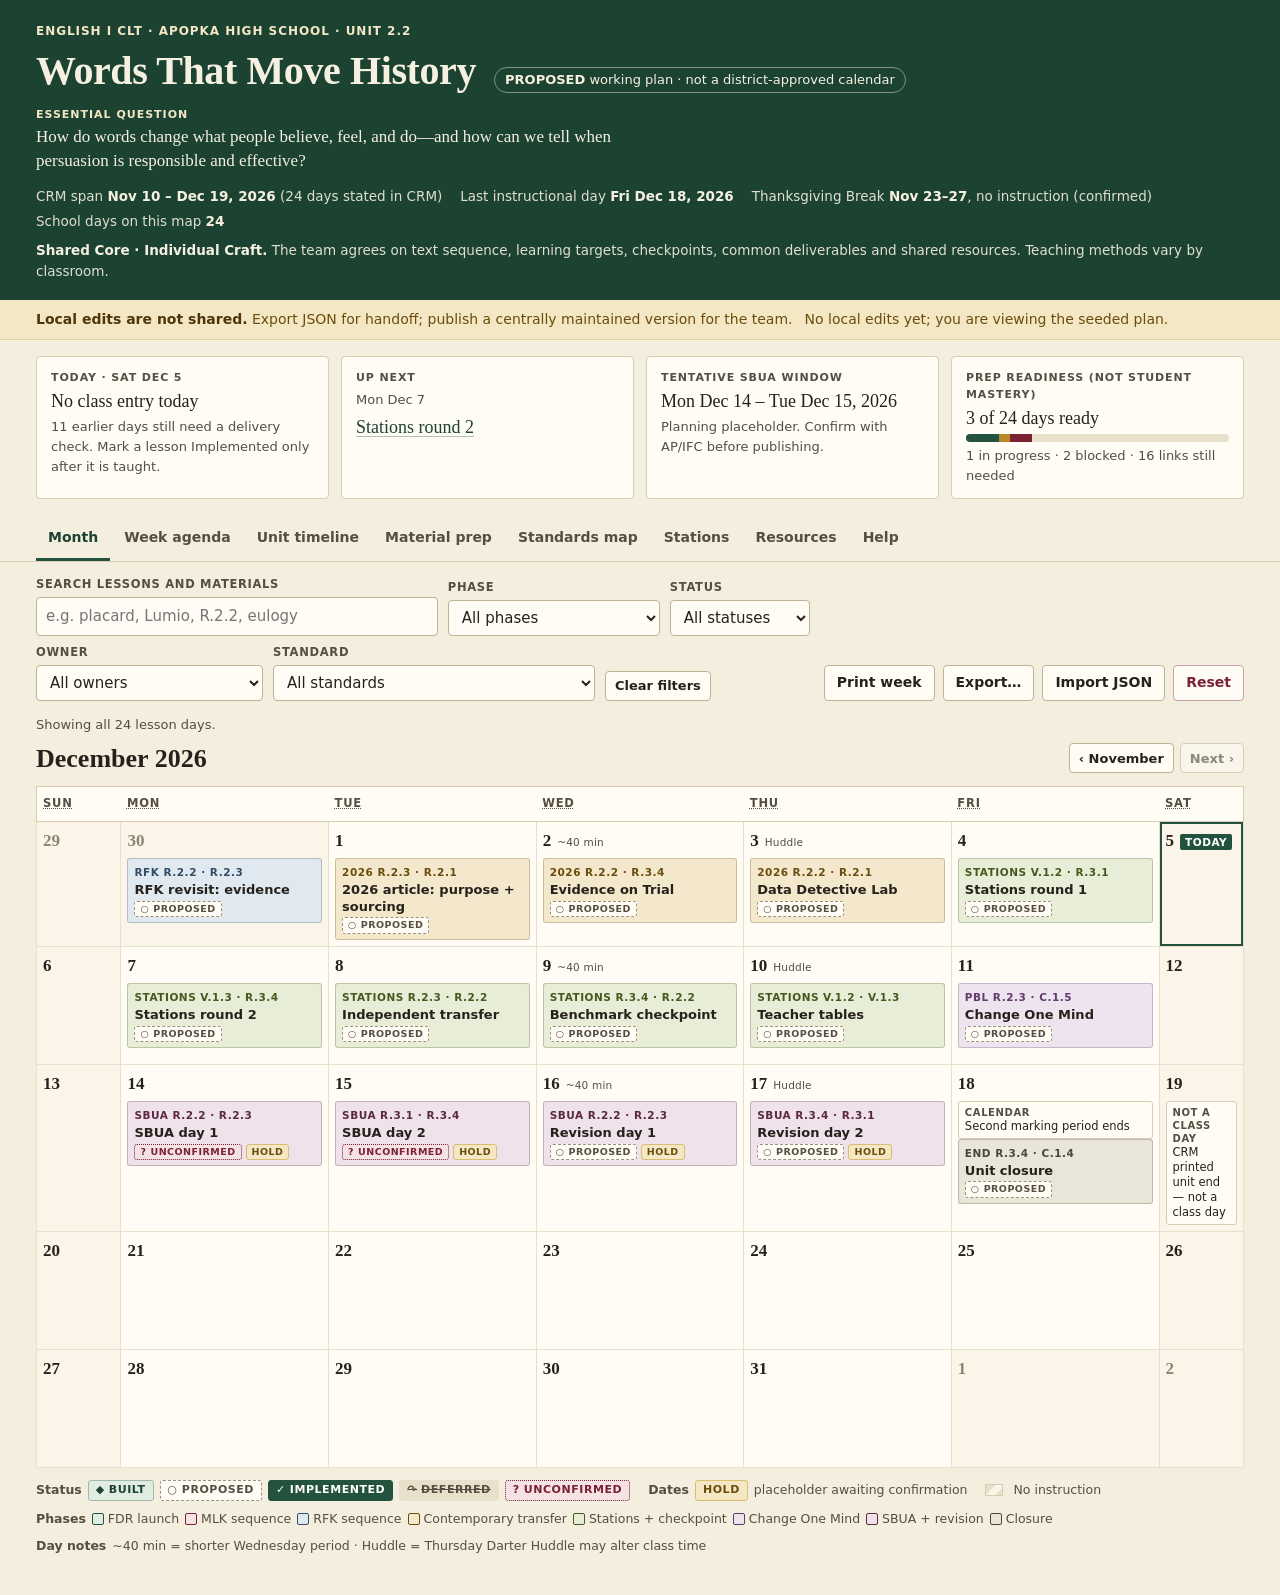
<file: index.html>
<!doctype html>
<html lang="en">
<head>
<meta charset="utf-8">
<meta name="viewport" content="width=device-width, initial-scale=1">
<title>Words That Move History · Unit 2.2 Calendar</title>
<meta http-equiv="refresh" content="0; url=unit-2-2-dashboard.html">
<script>location.replace('unit-2-2-dashboard.html' + location.search + location.hash);</script>
<style>
body{margin:0;background:#F4EEDF;color:#26221B;font:16px/1.5 system-ui,-apple-system,"Segoe UI",Roboto,Arial,sans-serif;padding:40px max(16px,env(safe-area-inset-left,0px))}
a{color:#23533E}
</style>
</head>
<body>
<p>Opening the Unit 2.2 calendar… If nothing happens, <a href="unit-2-2-dashboard.html">open the dashboard</a> or the <a href="unit-2-2-lesson-pack-nov-12-13.html">Nov 12–13 lesson pack</a>.</p>
</body>
</html>
</file>
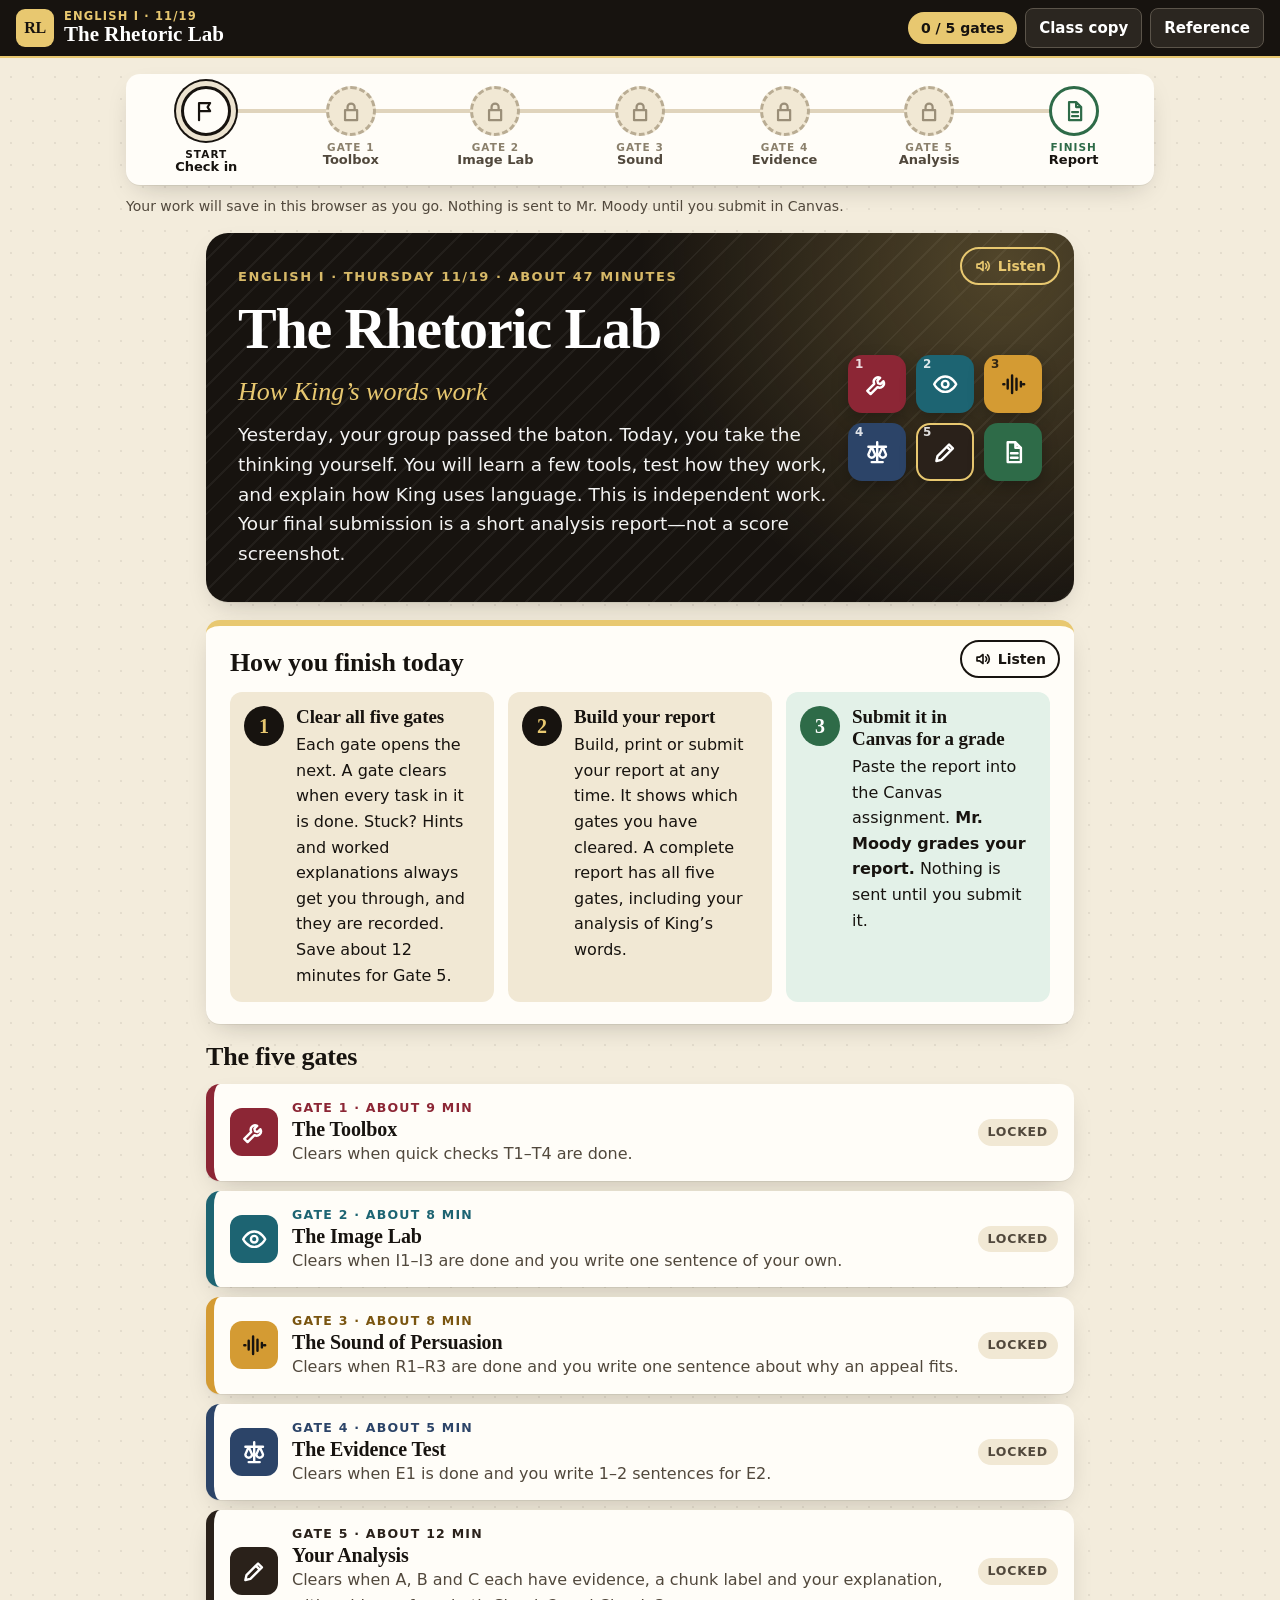
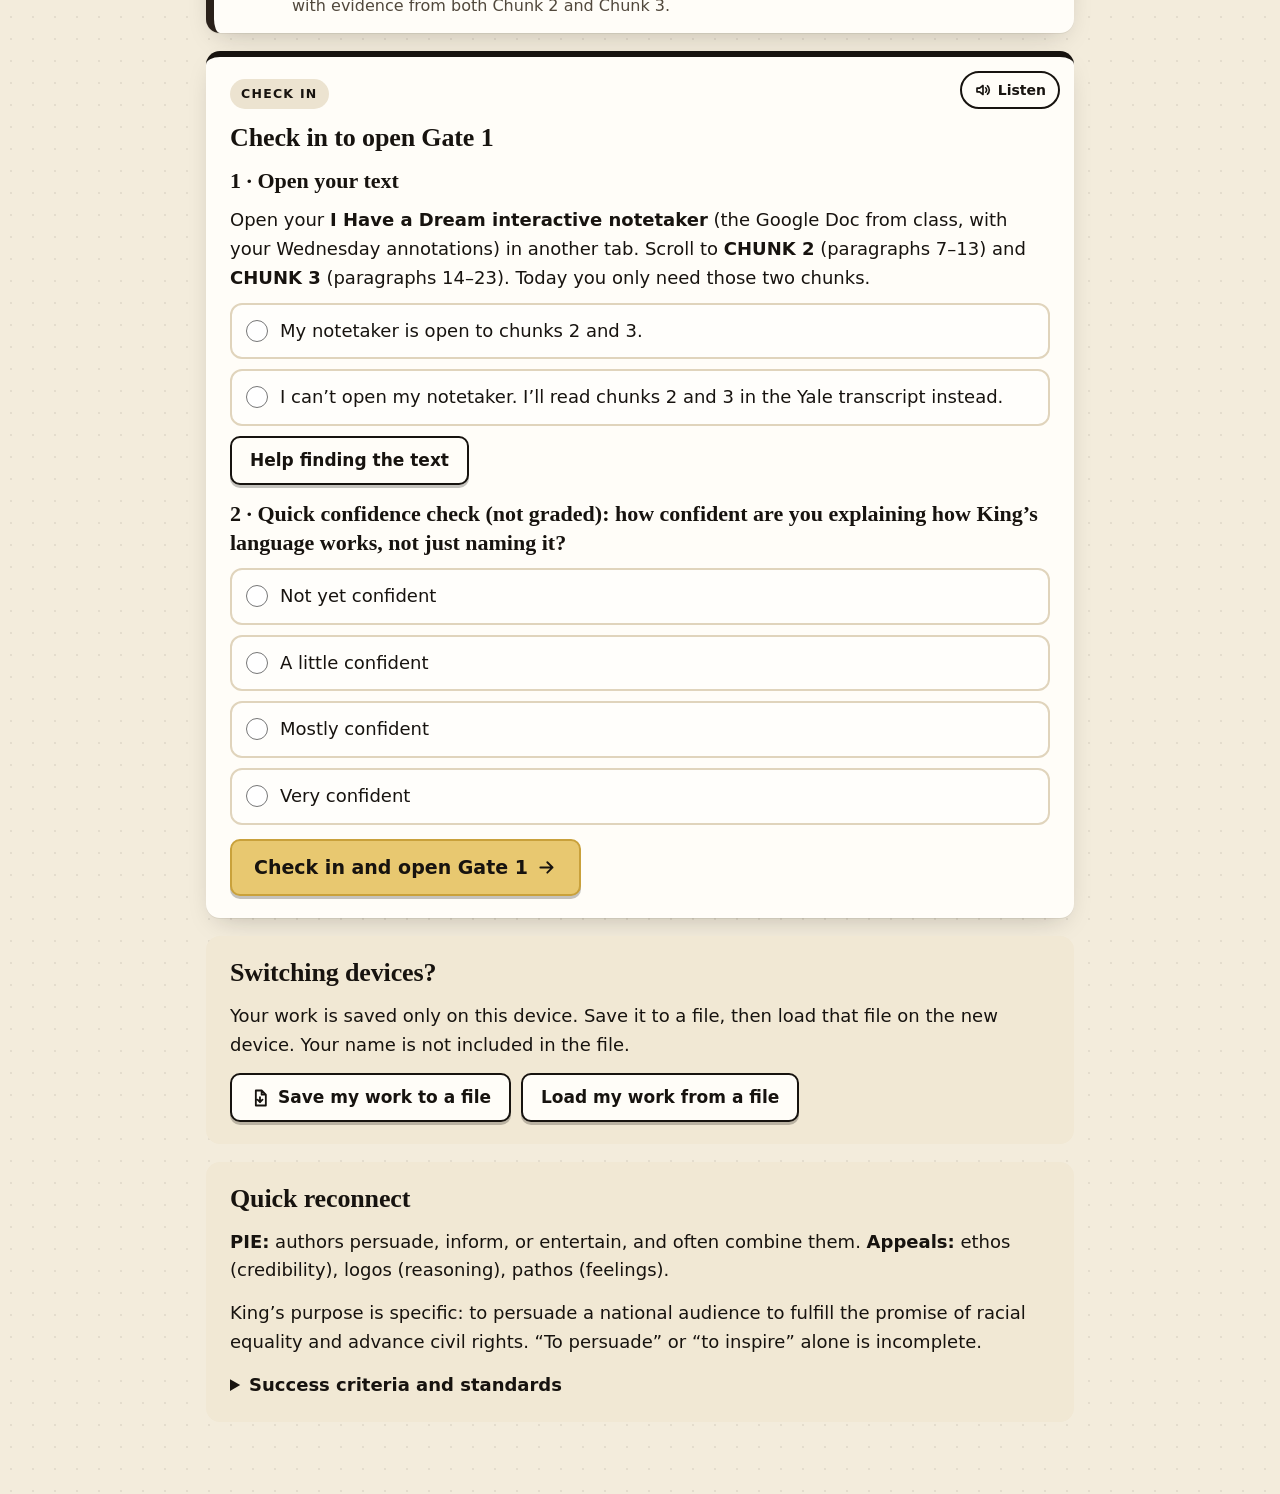
<file: rhetoric-lab/index.html>
<!doctype html>
<html lang="en">
<head>
<meta charset="utf-8">
<meta name="viewport" content="width=device-width, initial-scale=1, viewport-fit=cover">
<title>The Rhetoric Lab: How King's Words Work</title>
<meta name="description" content="English I · 11/19 · A self-paced lab on how Martin Luther King Jr.'s language works: figurative language, rhetorical devices, appeals and support, ending in an independent analysis report for Canvas.">
<meta name="referrer" content="no-referrer">
<link rel="stylesheet" href="styles.css">
<script src="app.js" defer></script>
</head>
<body>
<a class="skip" href="#main">Skip to the lesson</a>
<header class="top">
  <a class="brand" href="#start"><span class="mark" aria-hidden="true">RL</span><span class="brand-text"><span class="eyebrow">English I · 11/19</span><span class="name">The Rhetoric Lab</span></span></a>
  <div class="tools">
    <span class="gate-count" id="gate-count" aria-live="polite"></span>
    <button type="button" id="open-text" aria-haspopup="dialog">Class copy</button>
    <button type="button" id="open-ref" aria-haspopup="dialog">Reference</button>
  </div>
</header>
<nav class="rail" aria-label="Gates"><ol id="strip"></ol></nav>
<p class="save-line" id="save-line" role="status" aria-live="polite"></p>
<main id="main" tabindex="-1">
  <noscript>
    <div class="card note">
      <h1>The Rhetoric Lab needs JavaScript</h1>
      <p>This browser is not running the lab. Use the <a href="student-fallback.html">printable student fallback</a> and your class copy of chunks 2 and 3. Complete A, B, and C in your spiral.</p>
    </div>
  </noscript>
</main>
<div id="drawer-root"></div>
<div id="print-report" class="print-only" aria-hidden="true"></div>
</body>
</html>
</file>
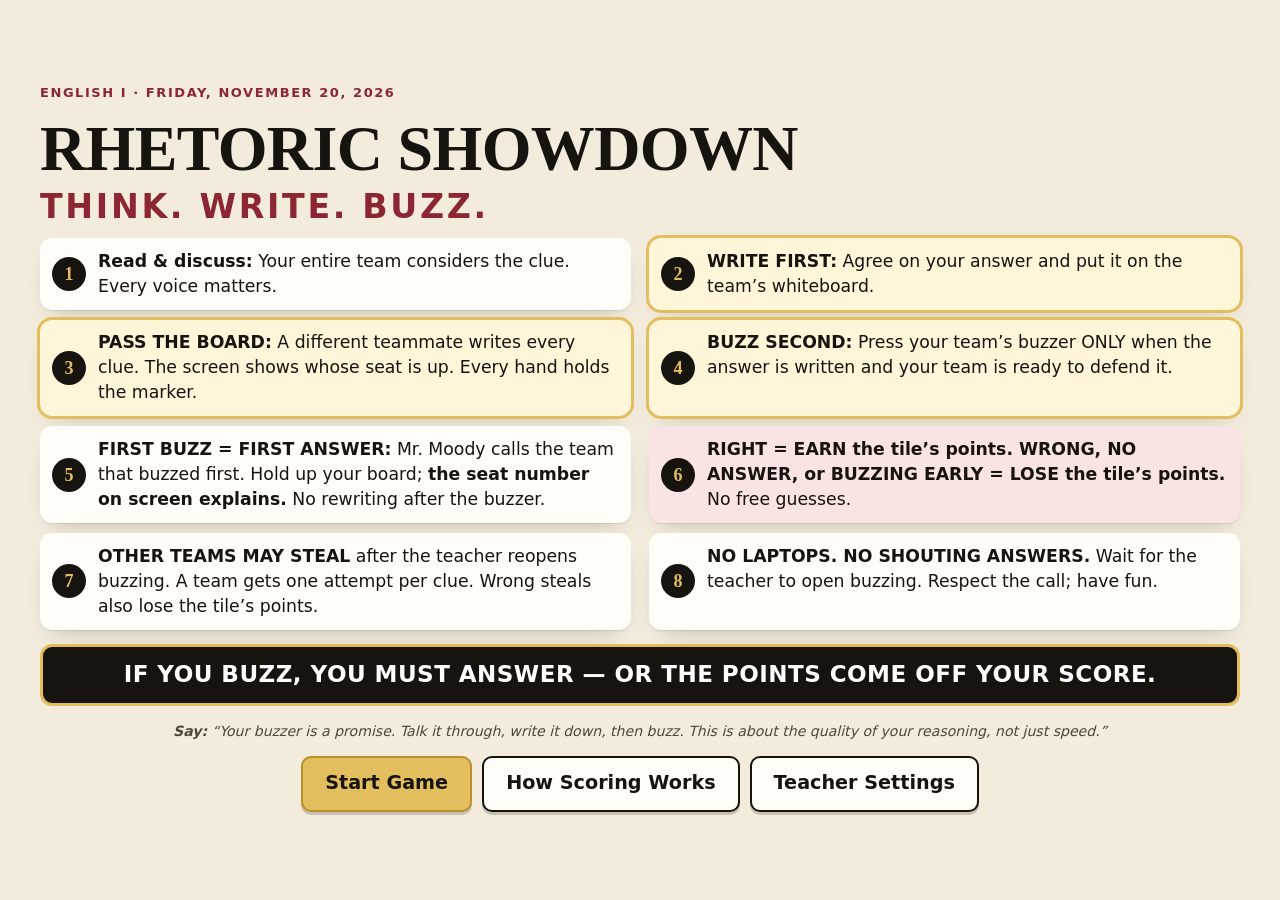
<file: rhetoric-showdown/index.html>
<!doctype html>
<html lang="en">
<head>
<meta charset="utf-8">
<meta name="viewport" content="width=device-width, initial-scale=1">
<title>Rhetoric Showdown</title>
<meta name="description" content="English I · Friday 11/20 · A teacher-run review game on rhetoric: appeals, devices, purpose, King and FDR. Projector only; physical buzzers; no student devices.">
<meta name="referrer" content="no-referrer">
<link rel="stylesheet" href="styles.css">
<script src="questions.js" defer></script>
<script src="app.js" defer></script>
</head>
<body>
<main id="main" tabindex="-1">
  <noscript><p class="noscript">Rhetoric Showdown needs JavaScript. Open the printable teacher key (teacher-key.html) to run the game from paper.</p></noscript>
</main>
<div id="overlay-root"></div>
<div id="countdown-root"></div>
<p id="live" class="visually-hidden" aria-live="polite"></p>
</body>
</html>
</file>
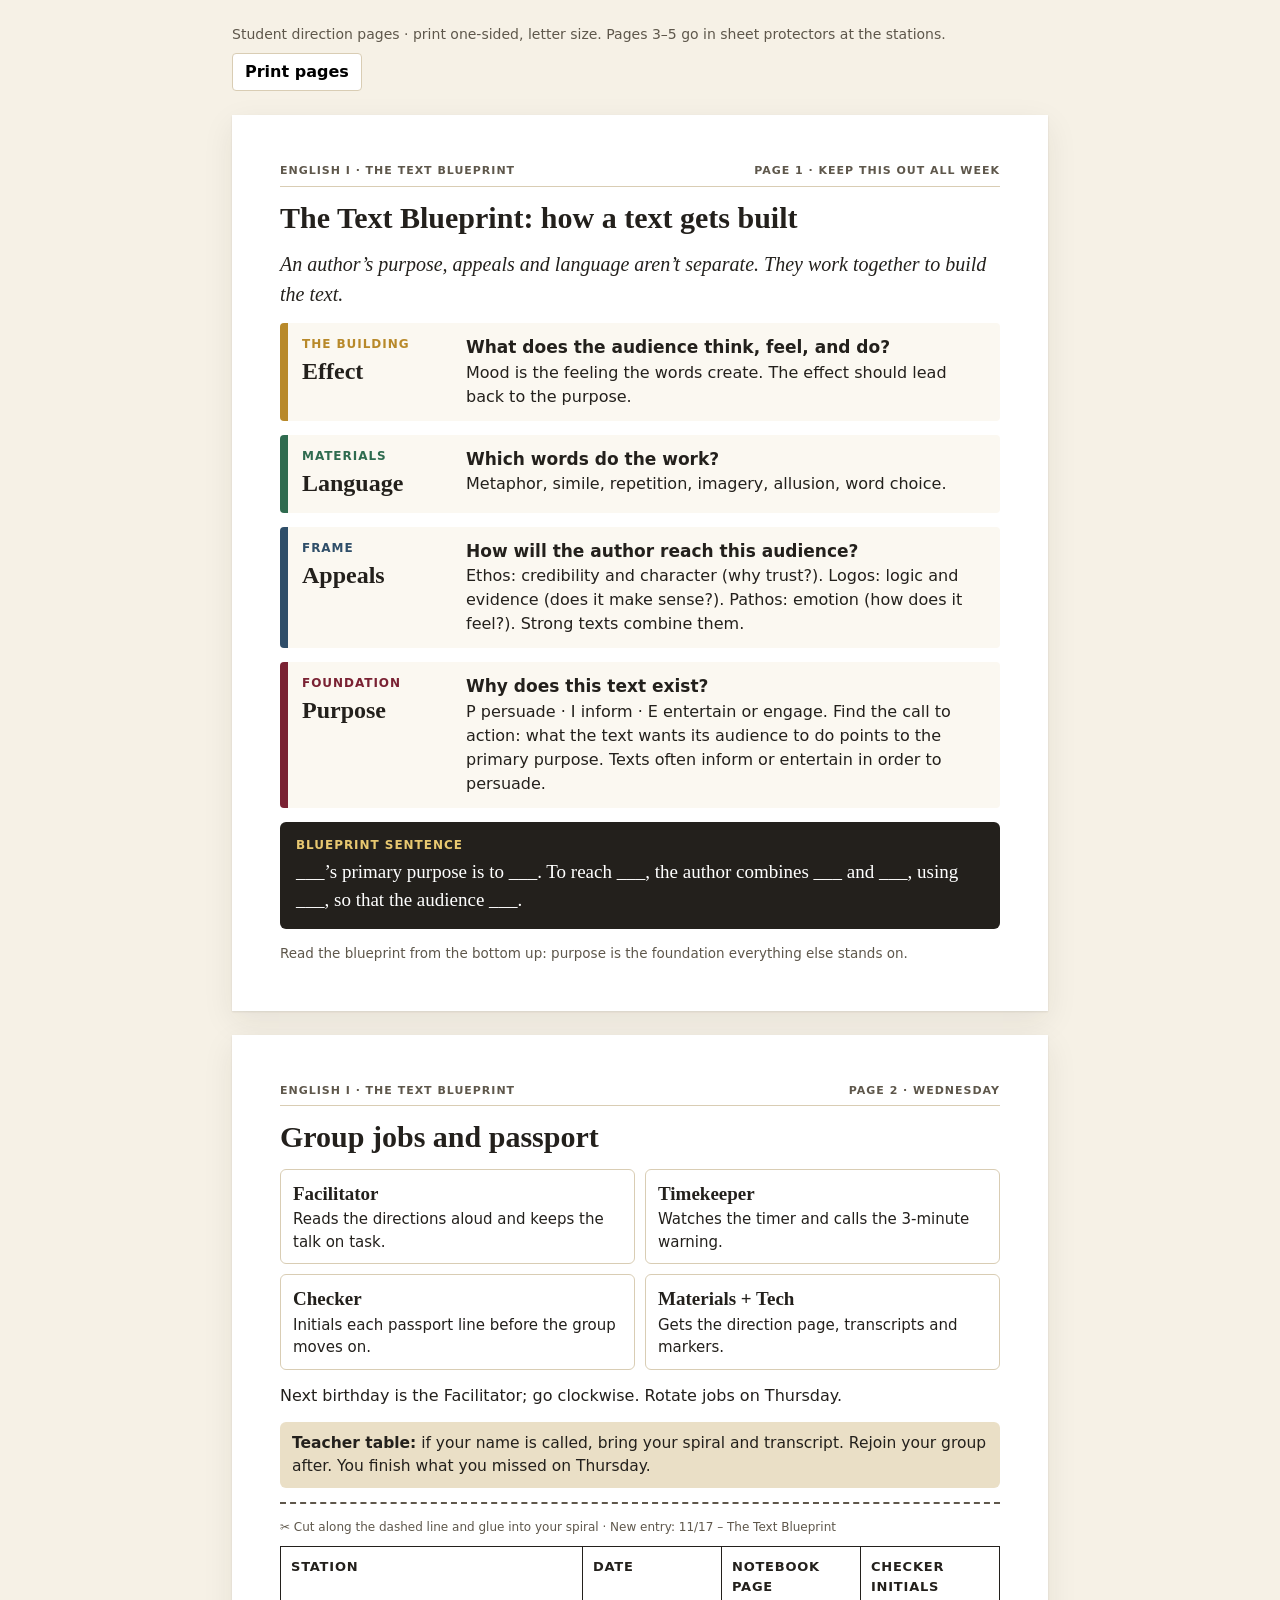
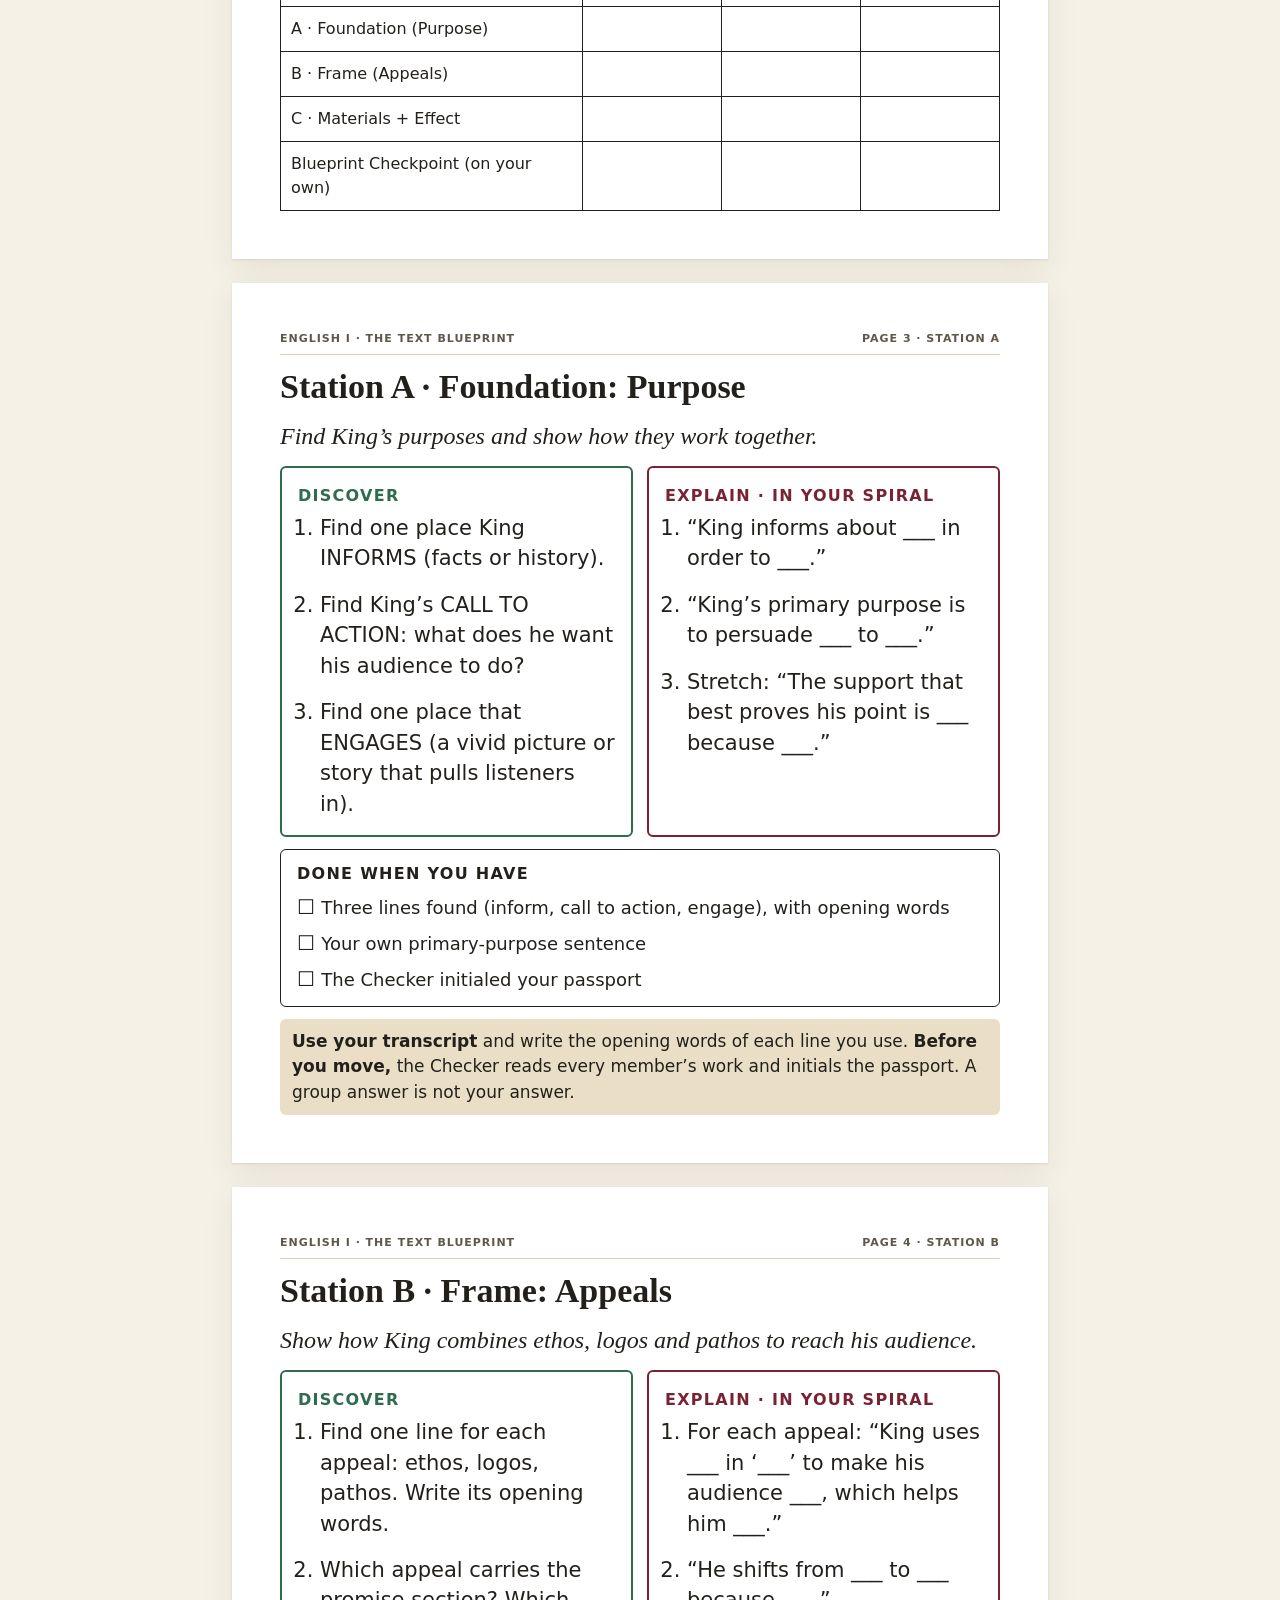
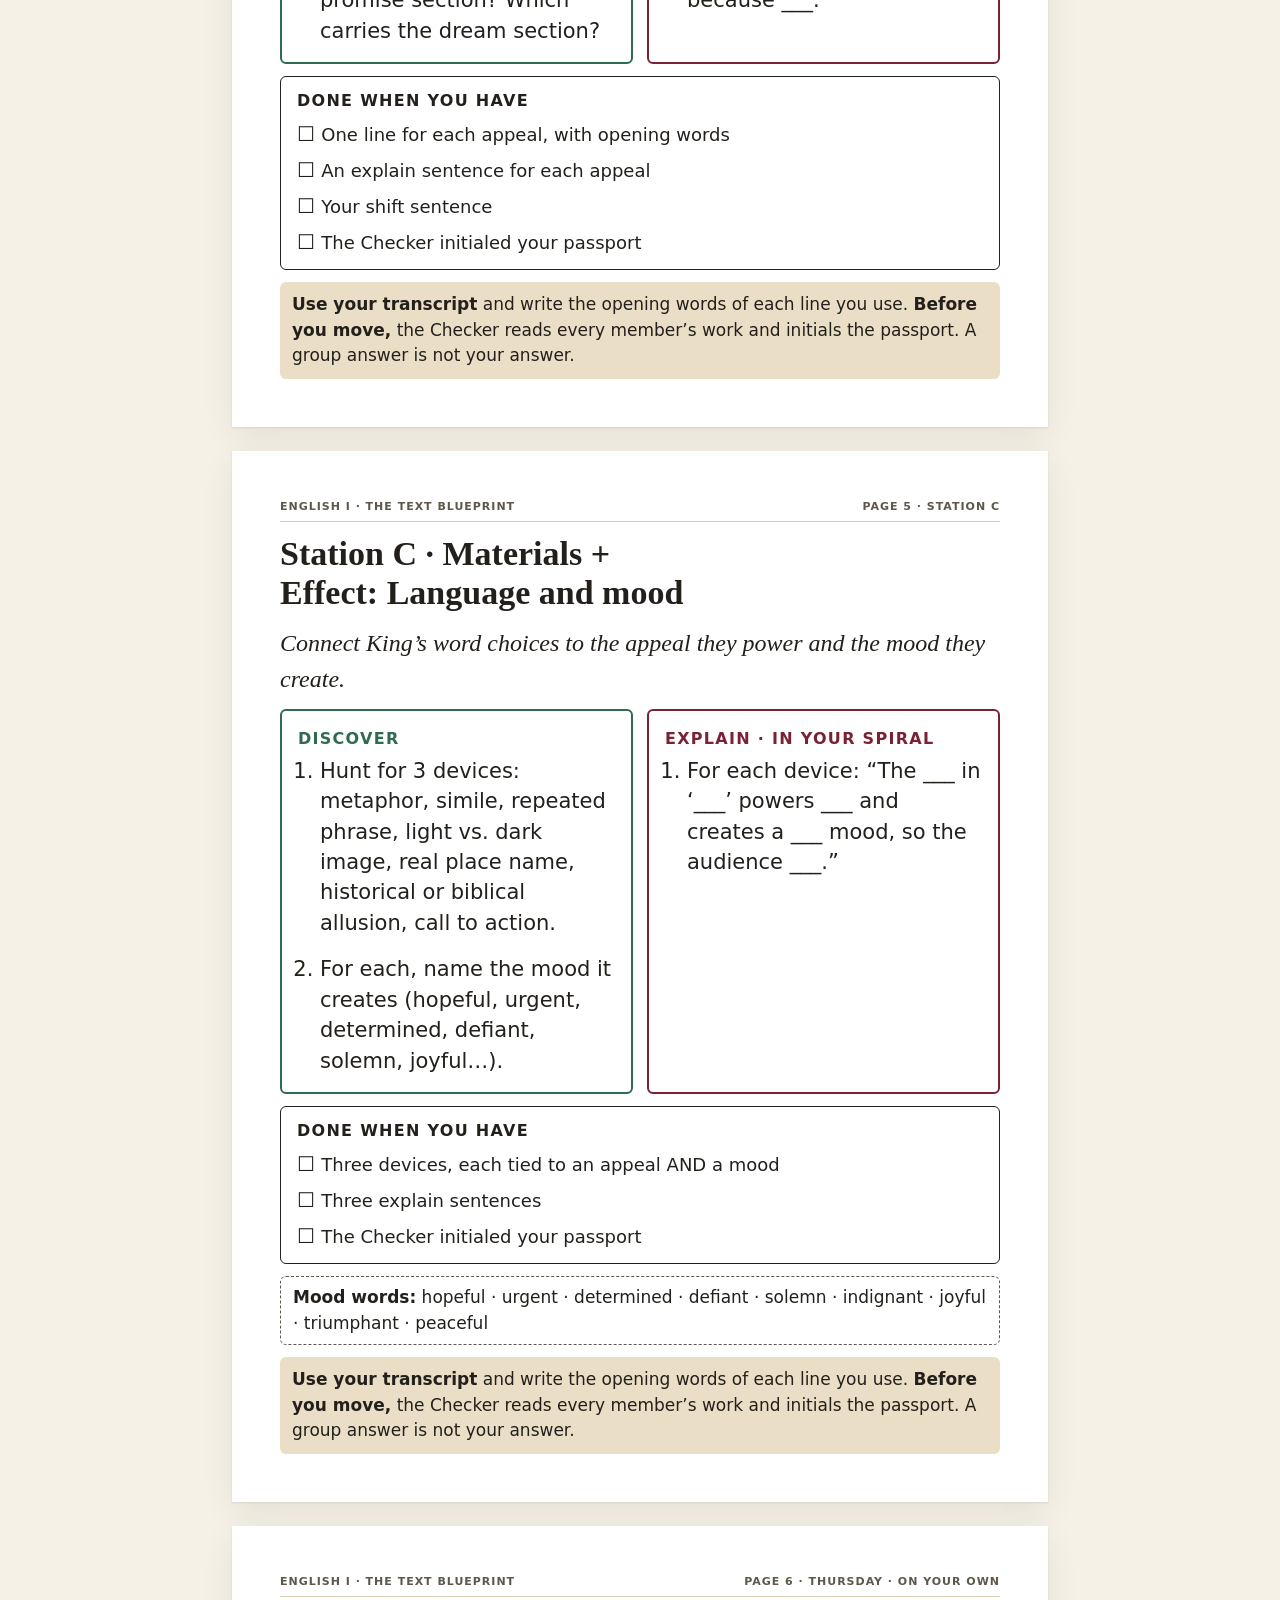
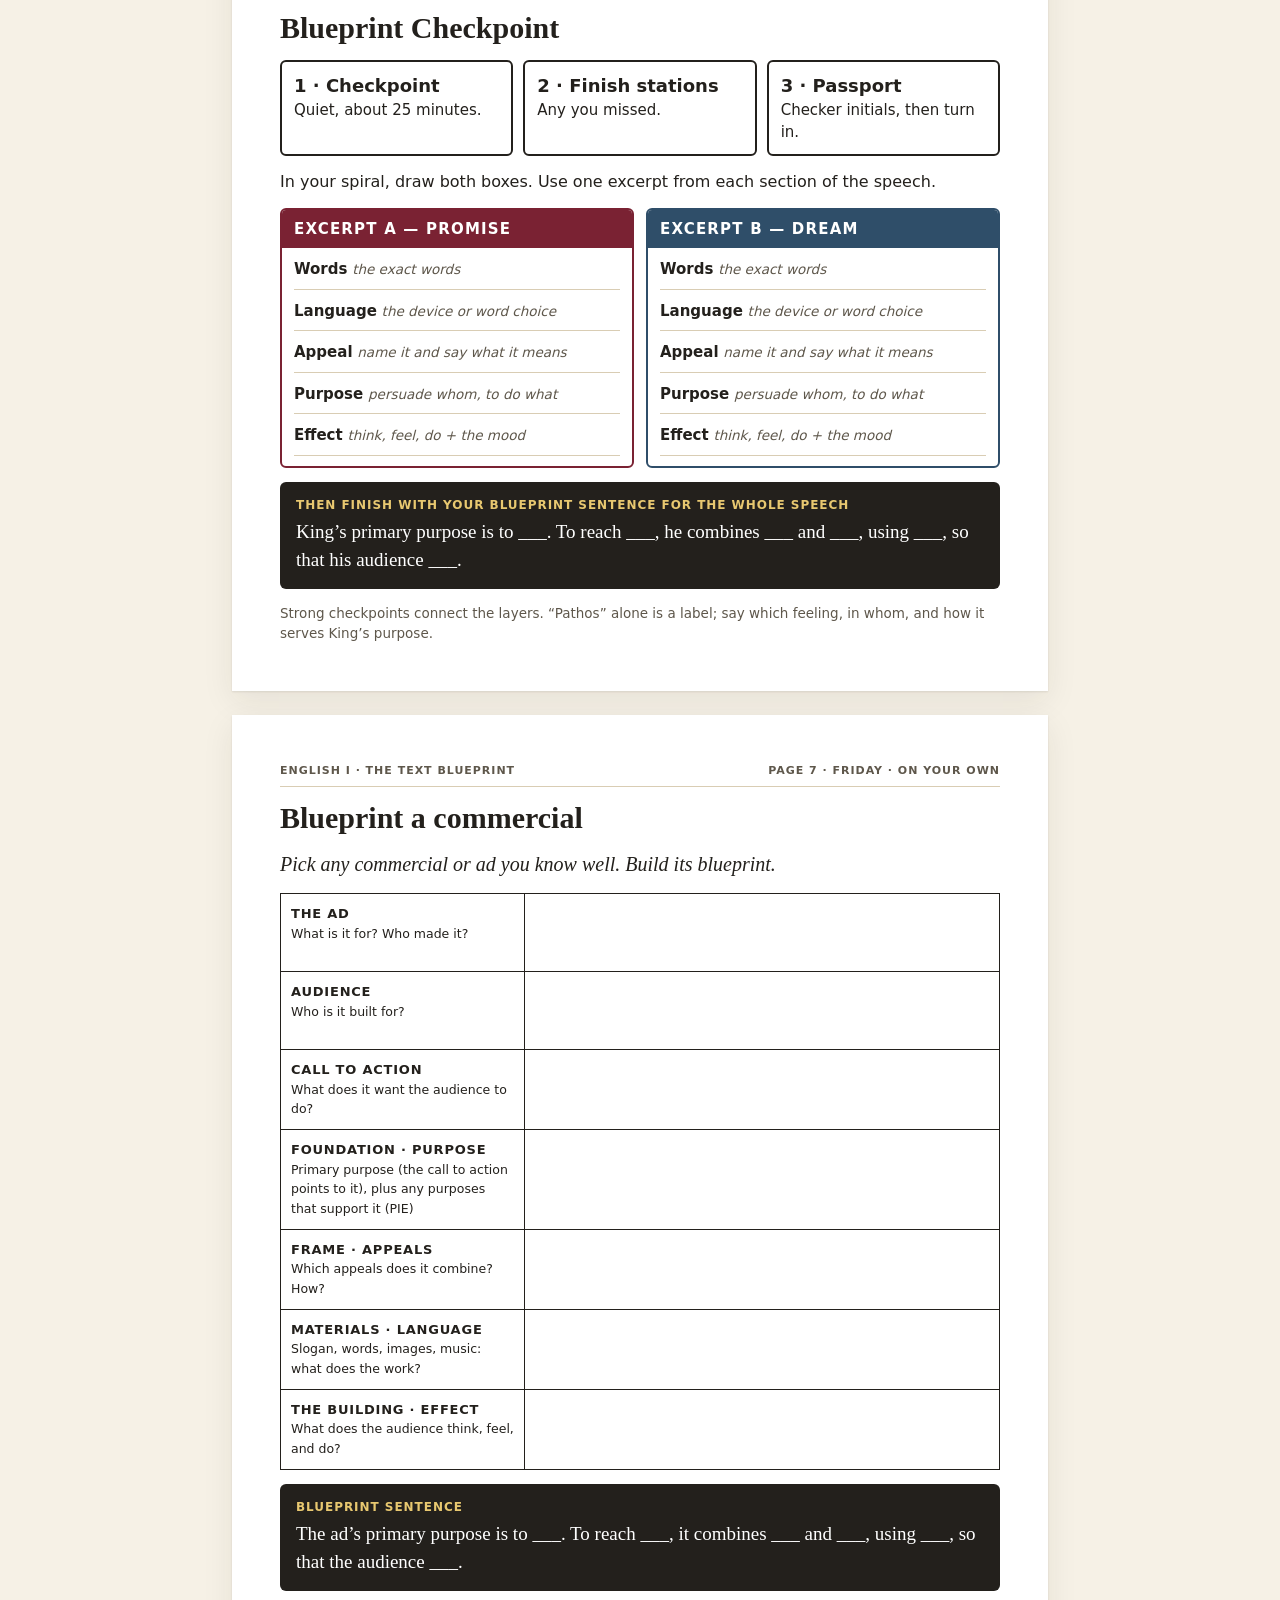
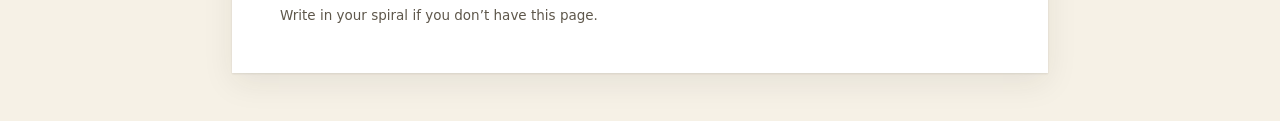
<file: unit-2-2-blueprint-student-pages.html>
<!doctype html>
<html lang="en">
<head>
<meta charset="utf-8">
<meta name="viewport" content="width=device-width, initial-scale=1, viewport-fit=cover">
<title>Text Blueprint Student Pages</title>
<meta name="description" content="Printable student direction pages for English I, Nov 17–20, 2026: The Text Blueprint stations, checkpoint and transfer task.">
<style>
:root{
  /* Layout: letter-size sheets; each page prints on its own sheet and reads at arm's length on a station table. */
  --paper:#FFFFFF; --bg:#F6F1E6; --ink:#23201C; --ink-2:#5E574B; --rule:#D9CDB4;
  --p:#7A2233; --blue:#2F4E69; --green:#2F6B4F; --gold:#8A6417; --gold-fill:#B8892A; --tint:#EADFC6;
  --serif:"Iowan Old Style","Palatino Linotype",Palatino,"Book Antiqua",Georgia,serif;
  --sans:system-ui,-apple-system,"Segoe UI",Roboto,"Helvetica Neue",Arial,sans-serif;
  color-scheme:light;
}
*{box-sizing:border-box}
body{margin:0;background:var(--bg);color:var(--ink);font:16px/1.5 var(--sans)}
.stack{display:flex;flex-direction:column;align-items:center;gap:24px;padding-block:24px 48px;padding-left:max(16px,env(safe-area-inset-left,0px));padding-right:max(16px,env(safe-area-inset-right,0px))}
.top{width:100%;max-width:8.5in;display:flex;flex-wrap:wrap;gap:8px 16px;align-items:center;justify-content:space-between}
.top p{margin:0;font-size:14px;color:var(--ink-2)}
.print{appearance:none;border:1px solid var(--rule);background:var(--paper);border-radius:4px;padding:6px 12px;font:inherit;font-weight:600;cursor:pointer}
.sheet{background:var(--paper);width:100%;max-width:8.5in;padding:.5in;box-shadow:0 1px 2px rgba(38,34,27,.1),0 10px 30px rgba(38,34,27,.08);display:flex;flex-direction:column;gap:14px;min-width:0}
.sheet-label{font-size:11px;letter-spacing:.09em;text-transform:uppercase;font-weight:700;color:var(--ink-2);display:flex;justify-content:space-between;gap:8px;flex-wrap:wrap;border-bottom:1px solid var(--rule);padding-bottom:6px}
h2{font-family:var(--serif);font-size:30px;line-height:1.15;margin:0;text-wrap:balance}
h3{font-size:14px;letter-spacing:.08em;text-transform:uppercase;margin:0 0 6px;color:var(--c,var(--ink))}
p{margin:0}
ol,ul{margin:0;padding-left:22px;display:flex;flex-direction:column;gap:8px}
.goal{font-family:var(--serif);font-size:20px;font-style:italic}
.two{display:grid;grid-template-columns:1fr 1fr;gap:14px}
.col{border:2px solid var(--c);border-radius:6px;padding:16px;font-size:20px;line-height:1.45}
.col ol{gap:16px}
.station{gap:12px}
.station .col{font-size:21px;padding:16px}
.station h2{font-size:34px}
.station h3{font-size:16px}
.station .goal{font-size:24px}
.station .rule,.station .bank{font-size:17px}
.layer{display:grid;grid-template-columns:150px minmax(0,1fr);gap:14px;border-left:8px solid var(--c);background:#FBF8F1;padding:12px 14px;border-radius:4px}
.lname span{display:block;font-size:12px;letter-spacing:.08em;text-transform:uppercase;font-weight:700;color:var(--c)}
.lname b{font-family:var(--serif);font-size:24px}
.lq{font-weight:700;font-size:17px}
.sentence{background:var(--ink);color:#fff;border-radius:6px;padding:14px 16px;font-family:var(--serif);font-size:19px}
.sentence b{display:block;font-family:var(--sans);font-size:12px;letter-spacing:.08em;text-transform:uppercase;color:#E8C870;margin-bottom:4px}
.rule{background:var(--tint);border-radius:6px;padding:10px 12px;font-size:15.5px}
.bank{font-size:15.5px;border:1px dashed var(--ink-2);border-radius:6px;padding:8px 12px}
.foot{font-size:13.5px;color:var(--ink-2);margin-top:auto}
.done{border:1.5px solid var(--ink);border-radius:6px;padding:12px 16px;font-size:18px}
.done ul{list-style:none;padding-left:0;gap:6px}
.done li::before{content:'☐  ';font-size:20px}
table{border-collapse:collapse;width:100%;table-layout:fixed}
th,td{border:1.5px solid var(--ink);padding:10px;text-align:left;vertical-align:top;overflow-wrap:anywhere}
th:first-child{width:42%}
th{font-size:13px;letter-spacing:.06em;text-transform:uppercase}
td.blank{height:44px}
.cut{border-top:2px dashed var(--ink-2);padding-top:14px;display:flex;flex-direction:column;gap:10px}
.cutlabel{font-size:12px;color:var(--ink-2)}
.boxes{display:grid;grid-template-columns:1fr 1fr;gap:12px}
.cbox{border:2px solid var(--c);border-radius:6px;overflow:hidden}
.cbox h3{background:var(--c);color:#fff;padding:8px 12px;margin:0;font-size:15px}
.cbox ul{list-style:none;padding:10px 12px;gap:10px}
.cbox li{border-bottom:1px solid var(--rule);padding-bottom:8px;font-size:15px}
.cbox li span{color:var(--ink-2);font-style:italic;font-size:13.5px}
.jobs{display:grid;grid-template-columns:1fr 1fr;gap:10px}
.job{border:1.5px solid var(--rule);border-radius:6px;padding:10px 12px;font-size:15px}
.job b{display:block;font-family:var(--serif);font-size:19px}
.order{display:grid;grid-template-columns:repeat(3,1fr);gap:10px}
.order div{border:2px solid var(--ink);border-radius:6px;padding:10px 12px;font-size:15px}
.order b{display:block;font-size:18px}
:focus-visible{outline:3px solid var(--blue);outline-offset:2px}
@media screen and (max-width:640px){.sheet{padding:20px 16px} .two,.boxes,.jobs,.order{grid-template-columns:1fr} .layer{grid-template-columns:1fr} h2{font-size:25px}}
@media print{@page{size:letter;margin:.5in} body{background:#fff;font-size:11pt} .top{display:none} .stack{padding:0;gap:0;display:block} .sheet{box-shadow:none;max-width:none;width:auto;padding:0;break-after:page} .sheet:last-child{break-after:auto}}
</style>
</head>
<body><main class="stack">
<div class="top"><p>Student direction pages · print one-sided, letter size. Pages 3–5 go in sheet protectors at the stations.</p><button class="print" type="button" onclick="try{window.print()}catch(e){}">Print pages</button></div>
<section class="sheet" id="page-1" aria-labelledby="ph-1"><div class="sheet-label"><span>English I · The Text Blueprint</span><span>Page 1 · Keep this out all week</span></div><h2 id="ph-1">The Text Blueprint: how a text gets built</h2><p class="goal">An author’s purpose, appeals and language aren’t separate. They work together to build the text.</p><div class="layer" style="--c:#B8892A"><div class="lname"><span>The building</span><b>Effect</b></div><div><p class="lq">What does the audience think, feel, and do?</p><p>Mood is the feeling the words create. The effect should lead back to the purpose.</p></div></div><div class="layer" style="--c:#2F6B4F"><div class="lname"><span>Materials</span><b>Language</b></div><div><p class="lq">Which words do the work?</p><p>Metaphor, simile, repetition, imagery, allusion, word choice.</p></div></div><div class="layer" style="--c:#2F4E69"><div class="lname"><span>Frame</span><b>Appeals</b></div><div><p class="lq">How will the author reach this audience?</p><p>Ethos: credibility and character (why trust?). Logos: logic and evidence (does it make sense?). Pathos: emotion (how does it feel?). Strong texts combine them.</p></div></div><div class="layer" style="--c:#7A2233"><div class="lname"><span>Foundation</span><b>Purpose</b></div><div><p class="lq">Why does this text exist?</p><p>P persuade · I inform · E entertain or engage. Find the call to action: what the text wants its audience to do points to the primary purpose. Texts often inform or entertain in order to persuade.</p></div></div><div class="sentence"><b>Blueprint sentence</b>___’s primary purpose is to ___. To reach ___, the author combines ___ and ___, using ___, so that the audience ___.</div><p class="foot">Read the blueprint from the bottom up: purpose is the foundation everything else stands on.</p></section>
<section class="sheet" id="page-2" aria-labelledby="ph-2"><div class="sheet-label"><span>English I · The Text Blueprint</span><span>Page 2 · Wednesday</span></div><h2 id="ph-2">Group jobs and passport</h2><div class="jobs"><div class="job"><b>Facilitator</b>Reads the directions aloud and keeps the talk on task.</div><div class="job"><b>Timekeeper</b>Watches the timer and calls the 3-minute warning.</div><div class="job"><b>Checker</b>Initials each passport line before the group moves on.</div><div class="job"><b>Materials + Tech</b>Gets the direction page, transcripts and markers.</div></div><p>Next birthday is the Facilitator; go clockwise. Rotate jobs on Thursday.</p><div class="rule"><b>Teacher table:</b> if your name is called, bring your spiral and transcript. Rejoin your group after. You finish what you missed on Thursday.</div>
<div class="cut"><span class="cutlabel">✂ Cut along the dashed line and glue into your spiral · New entry: 11/17 – The Text Blueprint</span>
<table><thead><tr><th>Station</th><th>Date</th><th>Notebook page</th><th>Checker initials</th></tr></thead><tbody><tr><td>A · Foundation (Purpose)</td><td class="blank"></td><td class="blank"></td><td class="blank"></td></tr><tr><td>B · Frame (Appeals)</td><td class="blank"></td><td class="blank"></td><td class="blank"></td></tr><tr><td>C · Materials + Effect</td><td class="blank"></td><td class="blank"></td><td class="blank"></td></tr><tr><td>Blueprint Checkpoint (on your own)</td><td class="blank"></td><td class="blank"></td><td class="blank"></td></tr></tbody></table></div></section>
<section class="sheet station" id="page-3" aria-labelledby="ph-3"><div class="sheet-label"><span>English I · The Text Blueprint</span><span>Page 3 · Station A</span></div><h2 id="ph-3">Station A · Foundation: Purpose</h2>
<p class="goal">Find King’s purposes and show how they work together.</p>
<div class="two"><div class="col" style="--c:#2F6B4F"><h3>Discover</h3><ol><li>Find one place King INFORMS (facts or history).</li><li>Find King’s CALL TO ACTION: what does he want his audience to do?</li><li>Find one place that ENGAGES (a vivid picture or story that pulls listeners in).</li></ol></div>
<div class="col" style="--c:#7A2233"><h3>Explain · in your spiral</h3><ol><li>“King informs about ___ in order to ___.”</li><li>“King’s primary purpose is to persuade ___ to ___.”</li><li>Stretch: “The support that best proves his point is ___ because ___.”</li></ol></div></div>
<div class="done"><h3>Done when you have</h3><ul><li>Three lines found (inform, call to action, engage), with opening words</li><li>Your own primary-purpose sentence</li><li>The Checker initialed your passport</li></ul></div>

<div class="rule"><b>Use your transcript</b> and write the opening words of each line you use. <b>Before you move,</b> the Checker reads every member’s work and initials the passport. A group answer is not your answer.</div></section>
<section class="sheet station" id="page-4" aria-labelledby="ph-4"><div class="sheet-label"><span>English I · The Text Blueprint</span><span>Page 4 · Station B</span></div><h2 id="ph-4">Station B · Frame: Appeals</h2>
<p class="goal">Show how King combines ethos, logos and pathos to reach his audience.</p>
<div class="two"><div class="col" style="--c:#2F6B4F"><h3>Discover</h3><ol><li>Find one line for each appeal: ethos, logos, pathos. Write its opening words.</li><li>Which appeal carries the promise section? Which carries the dream section?</li></ol></div>
<div class="col" style="--c:#7A2233"><h3>Explain · in your spiral</h3><ol><li>For each appeal: “King uses ___ in ‘___’ to make his audience ___, which helps him ___.”</li><li>“He shifts from ___ to ___ because ___.”</li></ol></div></div>
<div class="done"><h3>Done when you have</h3><ul><li>One line for each appeal, with opening words</li><li>An explain sentence for each appeal</li><li>Your shift sentence</li><li>The Checker initialed your passport</li></ul></div>

<div class="rule"><b>Use your transcript</b> and write the opening words of each line you use. <b>Before you move,</b> the Checker reads every member’s work and initials the passport. A group answer is not your answer.</div></section>
<section class="sheet station" id="page-5" aria-labelledby="ph-5"><div class="sheet-label"><span>English I · The Text Blueprint</span><span>Page 5 · Station C</span></div><h2 id="ph-5">Station C · Materials + Effect: Language and mood</h2>
<p class="goal">Connect King’s word choices to the appeal they power and the mood they create.</p>
<div class="two"><div class="col" style="--c:#2F6B4F"><h3>Discover</h3><ol><li>Hunt for 3 devices: metaphor, simile, repeated phrase, light vs. dark image, real place name, historical or biblical allusion, call to action.</li><li>For each, name the mood it creates (hopeful, urgent, determined, defiant, solemn, joyful…).</li></ol></div>
<div class="col" style="--c:#7A2233"><h3>Explain · in your spiral</h3><ol><li>For each device: “The ___ in ‘___’ powers ___ and creates a ___ mood, so the audience ___.”</li></ol></div></div>
<div class="done"><h3>Done when you have</h3><ul><li>Three devices, each tied to an appeal AND a mood</li><li>Three explain sentences</li><li>The Checker initialed your passport</li></ul></div>
<div class="bank"><b>Mood words:</b> hopeful · urgent · determined · defiant · solemn · indignant · joyful · triumphant · peaceful</div>
<div class="rule"><b>Use your transcript</b> and write the opening words of each line you use. <b>Before you move,</b> the Checker reads every member’s work and initials the passport. A group answer is not your answer.</div></section>
<section class="sheet" id="page-6" aria-labelledby="ph-6"><div class="sheet-label"><span>English I · The Text Blueprint</span><span>Page 6 · Thursday · on your own</span></div><h2 id="ph-6">Blueprint Checkpoint</h2><div class="order"><div><b>1 · Checkpoint</b>Quiet, about 25 minutes.</div><div><b>2 · Finish stations</b>Any you missed.</div><div><b>3 · Passport</b>Checker initials, then turn in.</div></div>
<p>In your spiral, draw both boxes. Use one excerpt from each section of the speech.</p>
<div class="boxes"><div class="cbox" style="--c:#7A2233"><h3>Excerpt A — Promise</h3><ul><li><b>Words</b> <span>the exact words</span></li><li><b>Language</b> <span>the device or word choice</span></li><li><b>Appeal</b> <span>name it and say what it means</span></li><li><b>Purpose</b> <span>persuade whom, to do what</span></li><li><b>Effect</b> <span>think, feel, do + the mood</span></li></ul></div><div class="cbox" style="--c:#2F4E69"><h3>Excerpt B — Dream</h3><ul><li><b>Words</b> <span>the exact words</span></li><li><b>Language</b> <span>the device or word choice</span></li><li><b>Appeal</b> <span>name it and say what it means</span></li><li><b>Purpose</b> <span>persuade whom, to do what</span></li><li><b>Effect</b> <span>think, feel, do + the mood</span></li></ul></div></div>
<div class="sentence"><b>Then finish with your blueprint sentence for the whole speech</b>King’s primary purpose is to ___. To reach ___, he combines ___ and ___, using ___, so that his audience ___.</div>
<p class="foot">Strong checkpoints connect the layers. “Pathos” alone is a label; say which feeling, in whom, and how it serves King’s purpose.</p></section>
<section class="sheet" id="page-7" aria-labelledby="ph-7"><div class="sheet-label"><span>English I · The Text Blueprint</span><span>Page 7 · Friday · on your own</span></div><h2 id="ph-7">Blueprint a commercial</h2><p class="goal">Pick any commercial or ad you know well. Build its blueprint.</p>
<table><tbody><tr><th style="width:34%">The ad<br><span style="font-weight:400;text-transform:none;letter-spacing:0;font-size:12.5px">What is it for? Who made it?</span></th><td style="height:78px"></td></tr><tr><th style="width:34%">Audience<br><span style="font-weight:400;text-transform:none;letter-spacing:0;font-size:12.5px">Who is it built for?</span></th><td style="height:78px"></td></tr><tr><th style="width:34%">Call to action<br><span style="font-weight:400;text-transform:none;letter-spacing:0;font-size:12.5px">What does it want the audience to do?</span></th><td style="height:78px"></td></tr><tr><th style="width:34%">Foundation · Purpose<br><span style="font-weight:400;text-transform:none;letter-spacing:0;font-size:12.5px">Primary purpose (the call to action points to it), plus any purposes that support it (PIE)</span></th><td style="height:78px"></td></tr><tr><th style="width:34%">Frame · Appeals<br><span style="font-weight:400;text-transform:none;letter-spacing:0;font-size:12.5px">Which appeals does it combine? How?</span></th><td style="height:78px"></td></tr><tr><th style="width:34%">Materials · Language<br><span style="font-weight:400;text-transform:none;letter-spacing:0;font-size:12.5px">Slogan, words, images, music: what does the work?</span></th><td style="height:78px"></td></tr><tr><th style="width:34%">The building · Effect<br><span style="font-weight:400;text-transform:none;letter-spacing:0;font-size:12.5px">What does the audience think, feel, and do?</span></th><td style="height:78px"></td></tr></tbody></table>
<div class="sentence"><b>Blueprint sentence</b>The ad’s primary purpose is to ___. To reach ___, it combines ___ and ___, using ___, so that the audience ___.</div>
<p class="foot">Write in your spiral if you don’t have this page.</p></section>
</main></body></html>
</file>
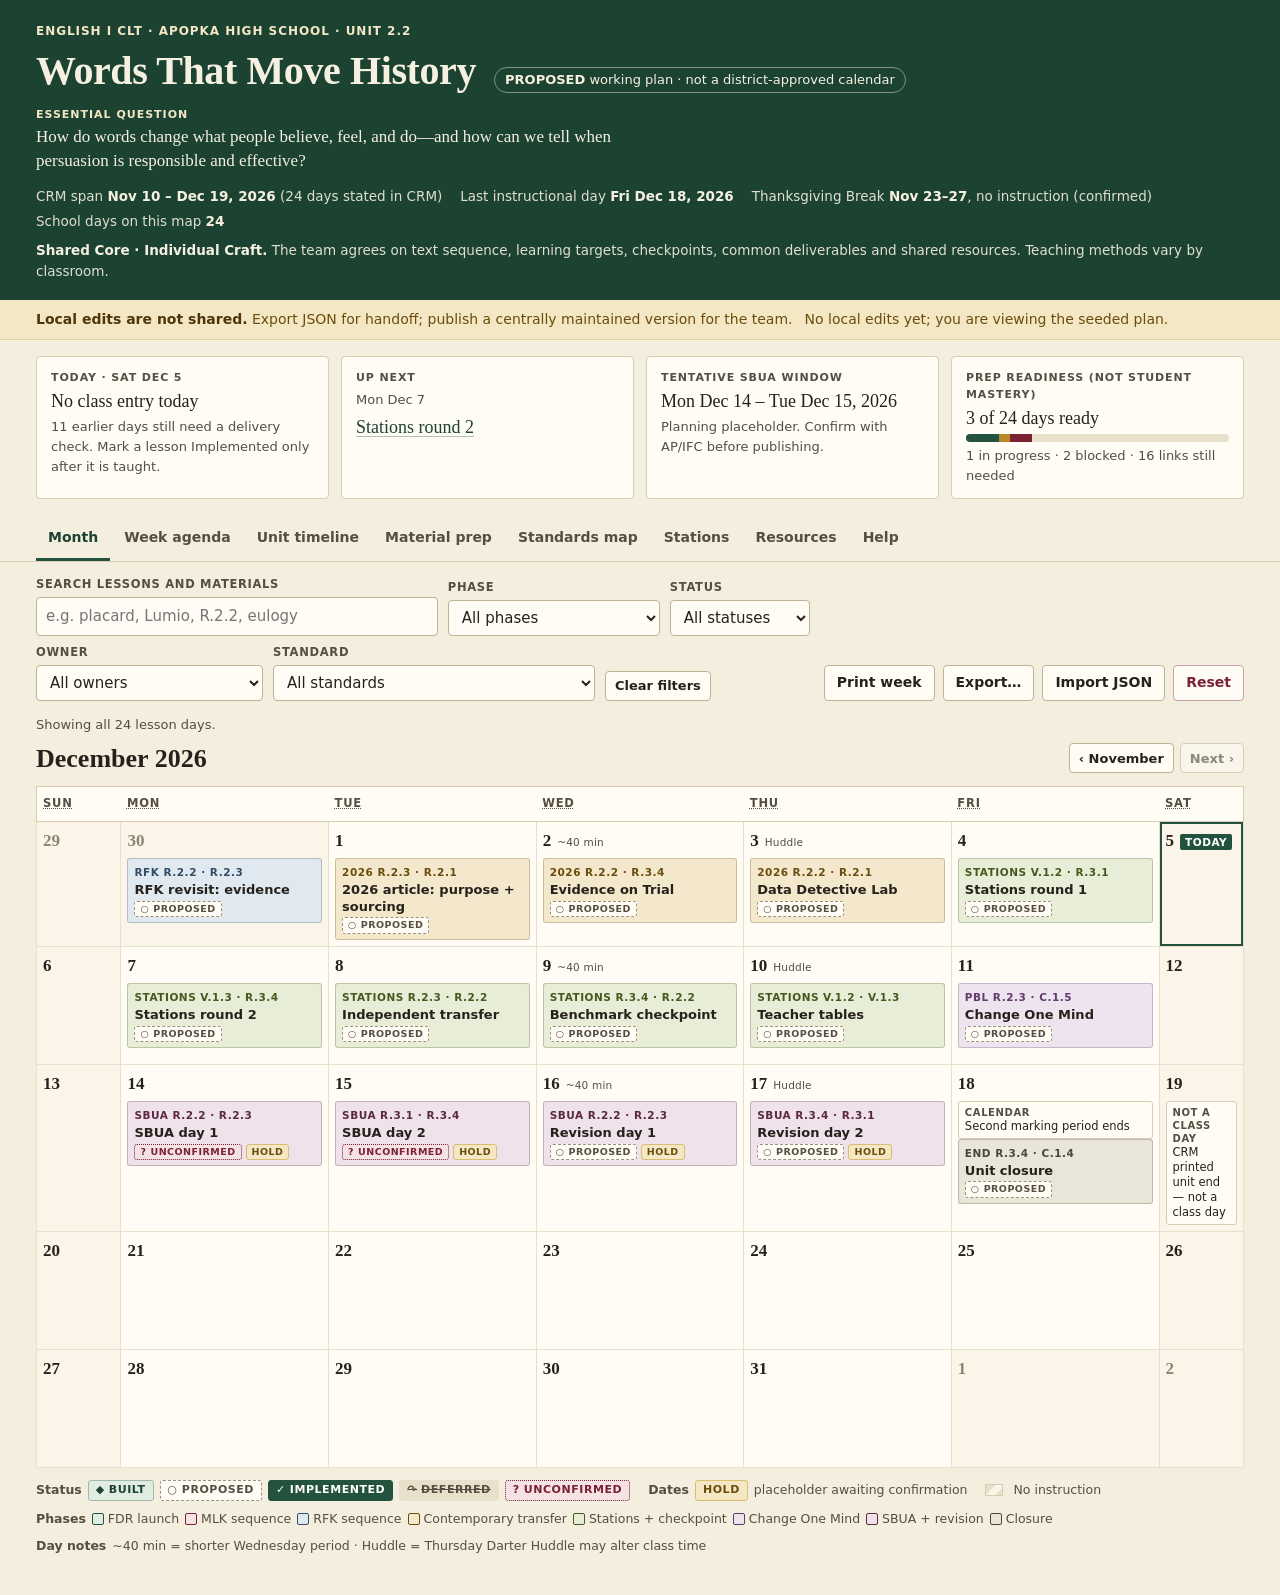
<file: unit-2-2-dashboard.html>
<!doctype html>
<html lang="en">
<head>
<meta charset="utf-8">
<meta name="viewport" content="width=device-width, initial-scale=1, viewport-fit=cover">
<title>Words That Move History · Unit 2.2 Calendar</title>
<meta name="description" content="English I CLT pacing calendar and planning dashboard for Unit 2.2 (Nov 10 – Dec 18, 2026). Proposed working plan, not a district-approved calendar.">
<style>
:root{
  /* Layout: a planner ledger. Forest masthead, parchment working surface, one view at a time under a tab strip; lesson detail opens in a dialog. */
  --parchment:#F4EEDF;
  --paper:#FFFCF5;
  --paper-2:#FAF5E8;
  --ink:#26221B;
  --ink-2:#554E41;
  --rule:#D8CCB1;
  --rule-2:#E9E0CB;
  --forest:#23533E;
  --forest-deep:#1C4232;
  --forest-tint:#E1ECE3;
  --burgundy:#7A2233;
  --burgundy-tint:#F5E2E4;
  --gold:#B8892A;
  --gold-ink:#6B4C0E;
  --gold-tint:#F4E7C4;
  --on-dark:#F6F0E1;
  --serif:"Iowan Old Style","Palatino Linotype",Palatino,"Book Antiqua","URW Palladio L",Georgia,serif;
  --sans:system-ui,-apple-system,"Segoe UI",Roboto,"Helvetica Neue",Arial,sans-serif;
  --mono:ui-monospace,"SF Mono",Menlo,Consolas,"Liberation Mono",monospace;
  --radius:4px;
  --shadow:0 1px 2px rgba(38,34,27,.08),0 8px 24px rgba(38,34,27,.07);
  color-scheme:light;
}
.ph-fdr{--ph:#23533E;--ph-t:#E2ECE3}
.ph-mlk{--ph:#7A2233;--ph-t:#F4E3E5}
.ph-rfk{--ph:#2F4E69;--ph-t:#E1E9F0}
.ph-contemp{--ph:#6B4C0E;--ph-t:#F3E8CC}
.ph-practice{--ph:#45591F;--ph-t:#E8EDD8}
.ph-pbl{--ph:#613A6B;--ph-t:#EEE4F0}
.ph-sbua{--ph:#5B2843;--ph-t:#F0E2EA}
.ph-closure{--ph:#4B463B;--ph-t:#EAE5D9}

*{box-sizing:border-box}
html{-webkit-text-size-adjust:100%}
body{margin:0;background:var(--parchment);color:var(--ink);font:15px/1.55 var(--sans)}
[hidden]{display:none!important}
h1,h2,h3,h4{font-family:var(--serif);font-weight:600;line-height:1.2;margin:0;text-wrap:balance;color:var(--ink)}
p{margin:0}
a{color:var(--forest);text-underline-offset:2px}
button,input,select,textarea{font:inherit;color:inherit}
:focus-visible{outline:3px solid var(--forest);outline-offset:2px}
.sr{position:absolute!important;width:1px;height:1px;padding:0;margin:-1px;overflow:hidden;clip:rect(0 0 0 0);white-space:nowrap;border:0}
.wrap{max-width:1240px;margin:0 auto;padding-left:max(16px,env(safe-area-inset-left,0px));padding-right:max(16px,env(safe-area-inset-right,0px))}
.skip{position:absolute;left:-999px;top:8px;background:var(--paper);padding:8px 12px;z-index:50;border:2px solid var(--forest)}
.skip:focus{left:12px}
.eyebrow{font-size:12px;letter-spacing:.08em;text-transform:uppercase;font-weight:600}
.muted{color:var(--ink-2)}
.tnum{font-variant-numeric:tabular-nums}

/* Masthead */
.masthead{background:var(--forest-deep);color:var(--on-dark);padding-block:22px 18px}
.masthead :focus-visible{outline-color:var(--gold-tint)}
.masthead .eyebrow{color:var(--gold-tint)}
.titlerow{display:flex;flex-wrap:wrap;align-items:baseline;gap:6px 18px;margin-top:6px}
.masthead h1{color:var(--on-dark);font-size:clamp(28px,4vw,40px);letter-spacing:-.01em}
.plan-flag{font-size:13px;border:1px solid rgba(246,240,225,.45);padding:2px 10px;border-radius:999px}
.eq{margin-top:12px;max-width:76ch;font-family:var(--serif);font-size:17px;line-height:1.45}
.eq span{display:block;font-family:var(--sans);font-size:11px;letter-spacing:.09em;text-transform:uppercase;color:var(--gold-tint);margin-bottom:2px;font-weight:600}
.facts{margin-top:12px;font-size:13.5px;display:flex;flex-wrap:wrap;gap:4px 18px;color:rgba(246,240,225,.9)}
.facts b{color:var(--on-dark);font-weight:600}
.philo{margin-top:8px;font-size:13.5px;color:rgba(246,240,225,.9)}
.philo b{color:var(--on-dark)}

/* Notice */
.notice{background:var(--gold-tint);color:var(--gold-ink);border-bottom:1px solid #E2CF98;padding-block:9px;font-size:14px}
.notice .wrap{display:flex;flex-wrap:wrap;gap:4px 12px;align-items:baseline}
.notice strong{color:#4D360A}

/* Summary */
.summary{display:grid;grid-template-columns:repeat(auto-fit,minmax(220px,1fr));gap:12px;padding-block:16px 6px}
.tile{background:var(--paper);border:1px solid var(--rule);border-radius:var(--radius);padding:12px 14px;display:flex;flex-direction:column;gap:4px;min-width:0}
.tile .eyebrow{color:var(--ink-2);font-size:11px}
.tile .big{font-family:var(--serif);font-size:18px;line-height:1.25}
.tile .small{font-size:13px;color:var(--ink-2)}
.tile button.linkish{font-family:var(--serif);font-size:18px;text-align:left}
.bar{height:8px;background:var(--rule-2);border-radius:999px;overflow:hidden;display:flex}
.bar span{display:block;height:100%}
.bar .b-ready{background:var(--forest)}
.bar .b-prog{background:var(--gold)}
.bar .b-block{background:var(--burgundy)}

/* Tabs + toolbar */
.tabbar{position:sticky;top:env(safe-area-inset-top,0px);z-index:20;background:var(--parchment);border-bottom:1px solid var(--rule);margin-top:10px}
.tabs{display:flex;gap:2px;overflow-x:auto;scrollbar-width:thin}
.tab{appearance:none;background:none;border:0;border-bottom:3px solid transparent;padding:12px 12px 9px;font-weight:600;font-size:14px;color:var(--ink-2);cursor:pointer;white-space:nowrap}
.tab:hover{color:var(--ink)}
.tab[aria-selected="true"]{color:var(--forest-deep);border-bottom-color:var(--forest)}
.toolbar{display:flex;flex-wrap:wrap;gap:10px 14px;align-items:flex-end;padding-block:14px}
.filters{display:flex;flex-wrap:wrap;gap:8px 10px;align-items:flex-end;flex:1 1 640px;min-width:0}
.field{display:flex;flex-direction:column;gap:3px;min-width:0}
.field>span,.field>label{font-size:11.5px;letter-spacing:.06em;text-transform:uppercase;font-weight:600;color:var(--ink-2)}
input[type=search],input[type=text],input[type=url],input[type=date],input[type=number],select,textarea{background:var(--paper);border:1px solid #BFB295;border-radius:var(--radius);padding:7px 9px;min-height:36px;max-width:100%}
textarea{min-height:84px;resize:vertical;width:100%;line-height:1.45}
.f-search{flex:1 1 200px}
.f-search input{width:100%}
.actions{display:flex;flex-wrap:wrap;gap:8px}
.btn{appearance:none;display:inline-flex;align-items:center;gap:6px;border:1px solid #BFB295;background:var(--paper);color:var(--ink);padding:7px 12px;border-radius:var(--radius);font-weight:600;font-size:14px;cursor:pointer;min-height:36px;text-decoration:none;line-height:1.2}
.btn:hover{background:var(--paper-2);border-color:var(--ink-2)}
.btn.primary{background:var(--forest);border-color:var(--forest);color:#fff}
.btn.primary:hover{background:var(--forest-deep)}
.btn.danger{color:var(--burgundy);border-color:#C9A0A7}
.btn.danger:hover{background:var(--burgundy-tint)}
.btn.small{padding:4px 9px;min-height:30px;font-size:13px}
.btn[disabled]{opacity:.5;cursor:not-allowed}
.linkish{appearance:none;background:none;border:0;padding:0;color:var(--forest-deep);cursor:pointer;text-decoration:underline;text-decoration-color:rgba(35,83,62,.35);text-underline-offset:3px;font:inherit;text-align:left}
.linkish:hover{text-decoration-color:currentColor}
.showing{font-size:13px;color:var(--ink-2);padding-bottom:8px}

/* Chips */
.chip{display:inline-flex;align-items:center;gap:4px;font-size:11px;font-weight:700;letter-spacing:.05em;text-transform:uppercase;padding:2px 7px;border-radius:3px;border:1px solid transparent;line-height:1.35;white-space:nowrap}
.s-BUILT{background:var(--forest-tint);color:var(--forest-deep);border-color:#9DBBA6}
.s-PROPOSED{background:var(--paper);color:var(--ink-2);border:1px dashed #9C917A}
.s-IMPLEMENTED{background:var(--forest);color:#fff;border-color:var(--forest)}
.s-DEFERRED{background:var(--rule-2);color:var(--ink-2);text-decoration:line-through}
.s-UNCONFIRMED{background:var(--burgundy-tint);color:var(--burgundy);border:1px dotted var(--burgundy)}
.d-CONFIRMED{background:var(--paper);color:var(--forest-deep);border-color:var(--forest)}
.d-PROPOSED{background:var(--paper);color:var(--ink-2);border-color:var(--rule)}
.d-HOLD{background:var(--gold-tint);color:var(--gold-ink);border-color:#D9BD73}
.p-UNKNOWN,.p-NOT_STARTED{background:var(--paper);color:var(--ink-2);border-color:var(--rule)}
.p-IN_PROGRESS{background:var(--gold-tint);color:var(--gold-ink);border-color:#D9BD73}
.p-BLOCKED{background:var(--burgundy-tint);color:var(--burgundy);border-color:#D9A9B1}
.p-READY{background:var(--forest-tint);color:var(--forest-deep);border-color:#9DBBA6}
.needs{background:var(--paper);color:var(--burgundy);border:1px solid var(--burgundy)}
.ok{background:var(--forest-tint);color:var(--forest-deep);border-color:#9DBBA6}
.flag{background:var(--ink);color:var(--paper)}
.chips{display:flex;flex-wrap:wrap;gap:4px;align-items:center}

/* Month */
.vhead{display:flex;flex-wrap:wrap;align-items:center;gap:10px 14px;margin-bottom:12px}
.vhead h2{font-size:26px;flex:1 1 auto}
.navbtns{display:flex;gap:6px;flex-wrap:wrap}
.mtable-wrap{overflow-x:auto}
table.month{width:100%;border-collapse:collapse;table-layout:fixed;background:var(--paper);border:1px solid var(--rule)}
table.month th{font-size:11.5px;letter-spacing:.07em;text-transform:uppercase;color:var(--ink-2);padding:8px 6px;border-bottom:1px solid var(--rule);text-align:left;font-weight:700}
table.month td{vertical-align:top;border:1px solid var(--rule-2);padding:6px;height:118px}
table.month col.wk{width:7%}
td.out{background:var(--paper-2);color:#9A907C}
td.out .dnum{color:#8E846F}
td.wknd{background:var(--paper-2)}
td.today{box-shadow:inset 0 0 0 2px var(--forest)}
td.after .dnum::after{content:" · after unit";font-size:10.5px;font-weight:600;color:var(--ink-2);letter-spacing:.03em}
.hatch{background-color:var(--paper-2);background-image:repeating-linear-gradient(135deg,var(--rule-2) 0 7px,transparent 7px 14px)}
.dhead{display:flex;align-items:baseline;gap:6px;flex-wrap:wrap;margin-bottom:4px}
.dnum{font-family:var(--serif);font-size:17px;font-weight:600;font-variant-numeric:tabular-nums}
.dnote{font-size:10.5px;color:var(--ink-2);letter-spacing:.02em}
.today-tag{font-size:10.5px;font-weight:700;color:#fff;background:var(--forest);padding:0 5px;border-radius:2px;letter-spacing:.05em;text-transform:uppercase}
.mentries{list-style:none;margin:0;padding:0;display:flex;flex-direction:column;gap:4px}
.mentry{appearance:none;display:flex;flex-direction:column;gap:2px;width:100%;text-align:left;background:var(--ph-t);border:1px solid color-mix(in srgb,var(--ph) 28%,transparent);border-radius:3px;padding:5px 6px;cursor:pointer;color:var(--ink)}
.mentry:hover{border-color:var(--ph)}
.me-top{display:flex;justify-content:space-between;gap:4px;font-size:10.5px;font-weight:700;letter-spacing:.05em;color:var(--ph);text-transform:uppercase}
.me-title{font-size:13px;font-weight:600;line-height:1.25;overflow-wrap:anywhere}
.mentry .chip{font-size:9.5px;padding:1px 5px}
.fact{font-size:11.5px;line-height:1.3;color:var(--ink);background:var(--paper);border:1px solid var(--rule);border-radius:3px;padding:4px 6px;margin-top:4px}
.fact b{display:block;font-size:10px;letter-spacing:.06em;text-transform:uppercase;color:var(--ink-2)}
td.breakspan{text-align:center;vertical-align:middle}
.breaklabel{display:inline-block;background:var(--paper);border:1px solid var(--rule);padding:8px 14px;border-radius:3px;font-family:var(--serif);font-size:16px}
.breaklabel small{display:block;font-family:var(--sans);font-size:12px;color:var(--ink-2)}
.filtered-note{font-size:11px;color:var(--ink-2);font-style:italic;margin-top:3px}
.legend{display:flex;flex-wrap:wrap;gap:8px 18px;margin-top:12px;font-size:12.5px;color:var(--ink-2);align-items:center}
.legend .grp{display:flex;flex-wrap:wrap;gap:6px;align-items:center}
.swatch{display:inline-block;width:12px;height:12px;border-radius:2px;background:var(--ph-t);border:1px solid var(--ph);vertical-align:-2px;margin-right:4px}
.hatch-swatch{display:inline-block;width:18px;height:12px;border:1px solid var(--rule);vertical-align:-2px;margin-right:4px}
.magenda{display:none}

/* Agenda + week */
.agenda{list-style:none;margin:0;padding:0;display:flex;flex-direction:column;gap:10px}
.aweek{font-size:12px;letter-spacing:.07em;text-transform:uppercase;font-weight:700;color:var(--ink-2);margin-top:10px}
.wday{display:grid;grid-template-columns:150px minmax(0,1fr);gap:14px;padding:14px 0;border-top:1px solid var(--rule)}
.wday:first-child{border-top:0}
.wd-date{display:flex;flex-direction:column;gap:2px}
.wd-dow{font-size:12px;letter-spacing:.07em;text-transform:uppercase;font-weight:700;color:var(--ink-2)}
.wd-md{font-family:var(--serif);font-size:24px;font-weight:600;font-variant-numeric:tabular-nums}
.wd-sch{font-size:12px;color:var(--ink-2);line-height:1.35}
.wd-items{display:flex;flex-direction:column;gap:10px;min-width:0}
.wcard{background:var(--paper);border:1px solid var(--rule);border-radius:var(--radius);padding:12px 14px;display:flex;flex-direction:column;gap:8px;min-width:0}
.wcard.dim{opacity:.45}
.wc-top{display:flex;flex-wrap:wrap;gap:6px;align-items:center}
.wc-phase{font-size:11px;letter-spacing:.07em;text-transform:uppercase;font-weight:700;color:var(--ph);background:var(--ph-t);padding:2px 7px;border-radius:3px}
.wcard h3{font-size:19px}
.wc-focus{color:var(--ink-2);font-size:14px}
.meta{display:grid;grid-template-columns:repeat(auto-fit,minmax(200px,1fr));gap:6px 18px;margin:0}
.meta div{min-width:0}
.meta dt{font-size:11px;letter-spacing:.07em;text-transform:uppercase;font-weight:700;color:var(--ink-2)}
.meta dd{margin:0;font-size:14px;overflow-wrap:anywhere}
.nobox{padding:12px 14px;border:1px dashed var(--rule);border-radius:var(--radius);color:var(--ink-2);font-size:14px;background:var(--paper-2)}
.breakbox{padding:14px;border:1px solid var(--rule);border-radius:var(--radius)}
.breakbox b{font-family:var(--serif);font-size:18px;display:block}

/* Timeline */
.settings{display:flex;flex-wrap:wrap;gap:10px 22px;align-items:flex-end;background:var(--paper);border:1px solid var(--rule);border-radius:var(--radius);padding:12px 14px;margin-bottom:14px}
.settings .kv{display:flex;flex-direction:column;gap:2px;font-size:14px}
.settings .kv span{font-size:11px;letter-spacing:.07em;text-transform:uppercase;font-weight:700;color:var(--ink-2)}
.settings form{display:flex;gap:8px;align-items:flex-end;flex-wrap:wrap}
.tl-scroll{overflow-x:auto;border:1px solid var(--rule);border-radius:var(--radius);background:var(--paper)}
.tl{display:grid;min-width:980px;padding:10px 10px 12px;row-gap:6px}
.tl-band{display:flex;align-items:center;justify-content:center;text-align:center;padding:6px 4px;font-size:11.5px;font-weight:700;letter-spacing:.05em;text-transform:uppercase;color:var(--ph);background:var(--ph-t);border:1px solid color-mix(in srgb,var(--ph) 35%,transparent);border-radius:3px;min-width:0;overflow:hidden;line-height:1.15;cursor:pointer}
.tl-band.brk{color:var(--ink-2);border-color:var(--rule);cursor:default;background-color:var(--paper-2);background-image:repeating-linear-gradient(135deg,var(--rule-2) 0 7px,transparent 7px 14px)}
.tl-band.gap{background:var(--paper-2);border:1px dashed var(--rule);color:var(--ink-2);cursor:default}
.tl-day{appearance:none;display:flex;flex-direction:column;align-items:center;gap:3px;padding:6px 2px;border:1px solid var(--rule-2);background:var(--paper);border-radius:3px;cursor:pointer;font-size:11px;min-width:0;color:var(--ink)}
.tl-day:hover{border-color:var(--ink-2)}
.tl-day.dim{opacity:.35}
.tl-day.today{box-shadow:inset 0 0 0 2px var(--forest)}
.tl-day .dl{font-weight:700;color:var(--ink-2);letter-spacing:.04em}
.tl-day .dn{font-family:var(--serif);font-size:15px;font-weight:600;font-variant-numeric:tabular-nums}
.tl-day .ds{font-family:var(--mono);font-size:10px}
.tl-day .st{font-size:12px;line-height:1}
.tl-brk{display:flex;align-items:center;justify-content:center;font-size:11px;color:var(--ink-2);text-align:center;border-radius:3px;border:1px solid var(--rule);padding:4px}
.tl-weeks{font-size:11px;color:var(--ink-2);letter-spacing:.05em;text-transform:uppercase;font-weight:700}
.phases{display:grid;grid-template-columns:repeat(auto-fit,minmax(280px,1fr));gap:12px;margin-top:16px}
.phase{background:var(--paper);border:1px solid var(--rule);border-radius:var(--radius);padding:12px 14px;display:flex;flex-direction:column;gap:8px;min-width:0}
.phase h3{font-size:18px;color:var(--ph)}
.phase .rng{font-size:13px;color:var(--ink-2)}
.phase .crm{font-size:13.5px}
.phase ol{margin:0;padding:0;list-style:none;display:flex;flex-direction:column;gap:4px}
.phase li{display:flex;gap:8px;align-items:baseline;font-size:14px;flex-wrap:wrap}
.phase li .dt{font-variant-numeric:tabular-nums;color:var(--ink-2);min-width:84px;font-size:13px}

/* Prep board */
.board{display:grid;grid-template-columns:repeat(5,minmax(220px,1fr));gap:12px;overflow-x:auto;padding-bottom:6px}
.col{background:var(--paper-2);border:1px solid var(--rule);border-radius:var(--radius);padding:10px;display:flex;flex-direction:column;gap:8px;min-width:0}
.col h3{font-family:var(--sans);font-size:13px;letter-spacing:.07em;text-transform:uppercase;display:flex;justify-content:space-between;gap:6px}
.pcard{background:var(--paper);border:1px solid var(--rule);border-radius:3px;padding:9px 10px;display:flex;flex-direction:column;gap:6px;font-size:13.5px;min-width:0}
.pcard .pd{font-size:12px;color:var(--ink-2);font-variant-numeric:tabular-nums}
.pcard ul{margin:0;padding-left:18px}
.pcard select{width:100%}
.empty{font-size:13px;color:var(--ink-2);font-style:italic}

/* Standards */
.cards{display:grid;grid-template-columns:repeat(auto-fit,minmax(280px,1fr));gap:12px}
.scard{background:var(--paper);border:1px solid var(--rule);border-radius:var(--radius);padding:12px 14px;display:flex;flex-direction:column;gap:6px;min-width:0}
.scard h3{font-size:18px}
.scard .code{font-family:var(--mono);font-size:12.5px;color:var(--ink-2)}
.scard .guard{font-size:13px;background:var(--paper-2);border-left:3px solid var(--gold);padding:6px 8px}
.scard .counts{font-size:13px;color:var(--ink-2)}
.section-h{font-size:20px;margin:22px 0 10px}
.section-h:first-child{margin-top:0}
.prose{max-width:72ch;display:flex;flex-direction:column;gap:10px}
.prose ul,.prose ol{margin:0;padding-left:20px;display:flex;flex-direction:column;gap:4px}
.mx-wrap{overflow-x:auto;border:1px solid var(--rule);border-radius:var(--radius);background:var(--paper);margin-top:8px}
table.mx{border-collapse:separate;border-spacing:0;font-size:12px}
table.mx th,table.mx td{border-bottom:1px solid var(--rule-2);border-right:1px solid var(--rule-2);padding:0;text-align:center}
table.mx thead th{padding:6px 4px;font-weight:700;color:var(--ink-2);white-space:nowrap;font-variant-numeric:tabular-nums;background:var(--paper)}
table.mx th[scope=row]{position:sticky;left:0;background:var(--paper);text-align:left;padding:6px 10px;white-space:nowrap;z-index:1;font-weight:600}
table.mx th[scope=row] small{display:block;font-weight:400;color:var(--ink-2);font-size:11px}
table.mx td button{appearance:none;border:0;background:none;width:34px;height:30px;cursor:pointer;font-weight:700;font-size:12px}
table.mx td button.P{background:var(--forest);color:#fff}
table.mx td button.S{background:var(--forest-tint);color:var(--forest-deep)}
table.mx td.brkcol{background-color:var(--paper-2);background-image:repeating-linear-gradient(135deg,var(--rule-2) 0 5px,transparent 5px 10px);width:16px}
table.mx td.dimcol button{opacity:.3}
table.mx tr.ess th[scope=row]{color:var(--ink)}

/* Stations + resources */
.stcard{background:var(--paper);border:1px solid var(--rule);border-radius:var(--radius);padding:14px;display:flex;flex-direction:column;gap:8px;min-width:0}
.stcard h3{font-size:19px}
.stcard .who{font-size:13.5px;color:var(--ink-2)}
.stcard form{display:flex;flex-direction:column;gap:8px;border-top:1px dashed var(--rule);padding-top:10px;margin-top:2px}
.stcard form .row{display:flex;gap:8px;flex-wrap:wrap;align-items:flex-end}
.stcard form .row .field{flex:1 1 160px}
.stcard input[type=url]{width:100%}
.key{display:flex;flex-wrap:wrap;gap:10px}
.key span{display:inline-flex;align-items:center;gap:8px;padding:6px 12px;border:1px solid var(--rule);border-radius:3px;background:var(--paper);font-weight:600}
.key i{display:inline-block;width:28px;height:14px;border-radius:2px}
.k-ethos{background:#5FA36F}
.k-logos{background:#EBC94A}
.k-pathos{background:#D4574F}
.rlist{display:flex;flex-direction:column;gap:0;border:1px solid var(--rule);border-radius:var(--radius);background:var(--paper)}
.ritem{display:grid;grid-template-columns:minmax(0,1.2fr) minmax(0,1fr);gap:8px 18px;padding:12px 14px;border-top:1px solid var(--rule-2)}
.ritem:first-child{border-top:0}
.ritem h3{font-family:var(--sans);font-size:15px;font-weight:700}
.ritem p{font-size:13.5px;color:var(--ink-2)}
.ritem form{display:flex;gap:6px;flex-wrap:wrap;align-items:flex-end}
.ritem form input{flex:1 1 180px;min-width:0}
table.plain{border-collapse:collapse;width:100%;font-size:14px;background:var(--paper);border:1px solid var(--rule)}
table.plain th,table.plain td{border-bottom:1px solid var(--rule-2);padding:8px 10px;text-align:left;vertical-align:top}
table.plain th{font-size:11.5px;letter-spacing:.07em;text-transform:uppercase;color:var(--ink-2)}
.tbl-wrap{overflow-x:auto}

/* Dialogs */
dialog{border:0;padding:0;background:var(--paper);color:var(--ink);border-radius:6px;box-shadow:0 20px 60px rgba(20,24,18,.35);width:min(1020px,calc(100vw - 24px));max-height:calc(100vh - 24px);overflow:hidden}
dialog::backdrop{background:rgba(22,28,22,.55)}
.dlg{display:flex;flex-direction:column;max-height:calc(100vh - 24px)}
.dlg-head{padding:16px 20px 12px;border-bottom:1px solid var(--rule);display:flex;gap:12px;align-items:flex-start;background:var(--ph-t,var(--paper-2))}
.dlg-head .ttl{flex:1 1 auto;display:flex;flex-direction:column;gap:6px;min-width:0}
.dlg-head .eyebrow{color:var(--ph,var(--ink-2))}
.dlg-head h2{font-size:clamp(20px,3vw,26px)}
.dlg-head h2:focus{outline:none}
.xbtn{appearance:none;border:1px solid var(--rule);background:var(--paper);border-radius:var(--radius);width:38px;height:38px;font-size:22px;line-height:1;cursor:pointer;flex:0 0 auto}
.dlg-body{overflow-y:auto;padding:16px 20px 20px;display:flex;flex-direction:column;gap:18px}
.dlg-foot{border-top:1px solid var(--rule);padding:10px 20px;display:flex;gap:8px;flex-wrap:wrap;justify-content:space-between;background:var(--paper-2)}
.lgrid{display:grid;grid-template-columns:minmax(0,1.6fr) minmax(0,1fr);gap:22px}
.plan{display:flex;flex-direction:column;gap:14px;min-width:0}
.plan h3,.side h3,.editbox h3{font-family:var(--sans);font-size:12px;letter-spacing:.08em;text-transform:uppercase;color:var(--ink-2);margin-bottom:4px}
.plan .lead{font-family:var(--serif);font-size:17px;line-height:1.45}
.acts{list-style:none;margin:0;padding:0;display:flex;flex-direction:column;gap:0;border:1px solid var(--rule);border-radius:var(--radius)}
.acts li{display:grid;grid-template-columns:88px minmax(0,1fr);gap:12px;padding:9px 12px;border-top:1px solid var(--rule-2)}
.acts li:first-child{border-top:0}
.act-time{font-family:var(--mono);font-size:12px;color:var(--ink-2);padding-top:2px}
.acts strong{display:block;font-size:14.5px}
.acts p{font-size:14px}
.notdrafted{font-size:14px;color:var(--ink-2);font-style:italic}
.side{display:flex;flex-direction:column;gap:14px;min-width:0}
.stdbox{border:1px solid var(--rule);border-radius:var(--radius);padding:9px 11px;background:var(--paper-2);display:flex;flex-direction:column;gap:4px}
.stdbox .lbl{font-size:11px;letter-spacing:.07em;text-transform:uppercase;font-weight:700;color:var(--ink-2)}
.stdbox b{font-size:14.5px}
.stdbox p{font-size:13px}
.stdbox .guard{color:var(--gold-ink)}
.guidance{margin:0;padding-left:18px;font-size:14px;display:flex;flex-direction:column;gap:4px}
.linkrows{list-style:none;margin:0;padding:0;display:flex;flex-direction:column;gap:5px;font-size:14px}
.linkrows li{display:flex;flex-wrap:wrap;gap:6px;align-items:center;overflow-wrap:anywhere}
.editbox{border:1px solid var(--rule);border-radius:var(--radius);padding:14px;background:var(--paper-2);display:flex;flex-direction:column;gap:12px}
.egrid{display:grid;grid-template-columns:repeat(auto-fit,minmax(190px,1fr));gap:10px 14px}
.egrid .field select,.egrid .field input{width:100%}
.seedhint{font-size:11.5px;color:var(--ink-2);text-transform:none;letter-spacing:0;font-weight:400}
fieldset.owners{border:0;padding:0;margin:0;min-width:0}
fieldset.owners legend{font-size:11.5px;letter-spacing:.06em;text-transform:uppercase;font-weight:600;color:var(--ink-2);padding:0;margin-bottom:5px}
.ownerboxes{display:flex;flex-wrap:wrap;gap:6px 18px;font-size:14px}
.ownerboxes label{display:inline-flex;align-items:center;gap:6px;cursor:pointer}
.ownerboxes input{width:17px;height:17px;accent-color:var(--forest)}
.lrow{display:grid;grid-template-columns:minmax(0,1fr) minmax(0,1.4fr) auto;gap:6px;align-items:center}
.lrow input{width:100%}
.errors{background:var(--burgundy-tint);color:var(--burgundy);border:1px solid #D9A9B1;border-radius:var(--radius);padding:8px 10px;font-size:14px}
.errors ul{margin:4px 0 0;padding-left:18px}
.ebtns{display:flex;flex-wrap:wrap;gap:8px;align-items:center}
.discard{background:var(--gold-tint);color:var(--gold-ink);padding:10px 20px;display:flex;gap:10px;align-items:center;flex-wrap:wrap;font-size:14px}
#confirmDlg,#exportDlg{width:min(640px,calc(100vw - 24px))}
#confirmDlg .dlg-head,#exportDlg .dlg-head{background:var(--paper-2)}
.cbody{font-size:15px;display:flex;flex-direction:column;gap:8px}
.cbody ul{margin:0;padding-left:18px}
.fmt{display:flex;gap:6px;flex-wrap:wrap}
.fmt button[aria-pressed="true"]{background:var(--forest);color:#fff;border-color:var(--forest)}
#exportText{font-family:var(--mono);font-size:12px;min-height:220px;white-space:pre;overflow:auto}
.toast{position:fixed;left:50%;bottom:calc(18px + env(safe-area-inset-bottom,0px));transform:translateX(-50%);background:var(--ink);color:var(--paper);padding:10px 16px;border-radius:var(--radius);font-size:14px;box-shadow:var(--shadow);z-index:100;max-width:calc(100vw - 32px)}

main{padding-bottom:40px}
.tabs,.mtable-wrap,.tl-scroll,.board,.mx-wrap,.tbl-wrap,.dlg-body{position:relative}
.navbtns{min-width:0}
#weekPick{max-width:100%;min-width:0;flex:1 1 220px}
.view{min-width:0}
.callout{background:var(--paper);border:1px solid var(--rule);border-radius:var(--radius);padding:12px 14px;font-size:14px}
.callout.warn{border-color:#D9BD73;background:var(--gold-tint);color:var(--gold-ink)}
.help-grid{display:grid;grid-template-columns:repeat(auto-fit,minmax(320px,1fr));gap:14px}
.help-grid article{background:var(--paper);border:1px solid var(--rule);border-radius:var(--radius);padding:14px 16px;display:flex;flex-direction:column;gap:8px;min-width:0}
.help-grid h3{font-size:18px}
.help-grid p,.help-grid li{font-size:14px}
.help-grid ul,.help-grid ol{margin:0;padding-left:20px;display:flex;flex-direction:column;gap:4px}
code{font-family:var(--mono);font-size:.9em;background:var(--paper-2);padding:1px 4px;border-radius:3px;overflow-wrap:anywhere}

#printArea{display:none}

@media (max-width:900px){
  .lgrid{grid-template-columns:1fr}
  .board{grid-template-columns:repeat(5,minmax(230px,1fr))}
}
@media (max-width:760px){
  .mtable-wrap{display:none}
  .magenda{display:block}
  .wday{grid-template-columns:1fr;gap:8px}
  .wd-date{flex-direction:row;align-items:baseline;gap:10px;flex-wrap:wrap}
  .ritem{grid-template-columns:1fr}
  dialog{width:100vw;max-width:100vw;max-height:100%;height:100%;border-radius:0}
  .dlg{max-height:100%;height:100%}
  .dlg-head{padding:12px 16px 10px}
  .dlg-body{padding:14px 16px 18px}
  .dlg-foot{padding:10px 16px calc(10px + env(safe-area-inset-bottom,0px))}
  .acts li{grid-template-columns:1fr;gap:2px}
  .lrow{grid-template-columns:1fr}
  .vhead h2{font-size:22px}
  .toolbar{gap:10px}
  .filters .field{flex:1 1 140px}
  .filters .field select{width:100%}
}
@media (prefers-reduced-motion:reduce){*{scroll-behavior:auto!important;transition:none!important}}

@media print{
  @page{size:letter;margin:.5in}
  body{background:#fff;font-size:11pt;color:#000}
  body>*:not(#printArea){display:none!important}
  #printArea{display:block!important}
  #printArea *{overflow:visible!important;max-height:none!important}
  .pday{break-inside:auto;border-top:1.5pt solid #000;padding-top:8pt;margin-top:12pt}
  .pday:first-of-type{margin-top:0}
  .pentry{break-inside:auto;margin:6pt 0 10pt}
  .pentry h3{font-size:14pt;margin:2pt 0 4pt}
  .acts li,.stdbox,.pmeta div{break-inside:avoid}
  .acts{border-color:#999}
  .acts li{border-color:#ccc}
  .chip{border:1px solid #000!important;background:#fff!important;color:#000!important;text-decoration:none}
  a{color:#000}
  .phead{border-bottom:2pt solid #000;padding-bottom:6pt;margin-bottom:8pt}
  .phead h1{font-size:18pt}
  .pnote{font-size:9pt}
}
.pmeta{display:grid;grid-template-columns:1fr 1fr;gap:4pt 16pt;margin:4pt 0}
.pmeta dt{font-size:8.5pt;letter-spacing:.06em;text-transform:uppercase;font-weight:700}
.pmeta dd{margin:0}
.ptxt{white-space:pre-wrap}
</style>
</head>
<body>
<a class="skip" href="#main">Skip to the calendar</a>

<header class="masthead">
  <div class="wrap">
    <p class="eyebrow">English I CLT · Apopka High School · Unit 2.2</p>
    <div class="titlerow">
      <h1>Words That Move History</h1>
      <p class="plan-flag"><strong>PROPOSED</strong> working plan · not a district-approved calendar</p>
    </div>
    <p class="eq"><span>Essential question</span>How do words change what people believe, feel, and do—and how can we tell when persuasion is responsible and effective?</p>
    <p class="facts" id="unitFacts"></p>
    <p class="philo"><b>Shared Core · Individual Craft.</b> The team agrees on text sequence, learning targets, checkpoints, common deliverables and shared resources. Teaching methods vary by classroom.</p>
  </div>
</header>

<div class="notice" role="note">
  <div class="wrap">
    <span><strong>Local edits are not shared.</strong> Export JSON for handoff; publish a centrally maintained version for the team.</span>
    <span id="editCount"></span>
    <span id="storageWarn" hidden></span>
  </div>
</div>

<section class="summary wrap" id="summary" aria-label="Unit summary"></section>

<div class="tabbar">
  <div class="wrap">
    <div class="tabs" role="tablist" aria-label="Dashboard views">
      <button class="tab" role="tab" id="tab-month" aria-controls="view-month" data-view="month">Month</button>
      <button class="tab" role="tab" id="tab-week" aria-controls="view-week" data-view="week">Week agenda</button>
      <button class="tab" role="tab" id="tab-timeline" aria-controls="view-timeline" data-view="timeline">Unit timeline</button>
      <button class="tab" role="tab" id="tab-prep" aria-controls="view-prep" data-view="prep">Material prep</button>
      <button class="tab" role="tab" id="tab-standards" aria-controls="view-standards" data-view="standards">Standards map</button>
      <button class="tab" role="tab" id="tab-stations" aria-controls="view-stations" data-view="stations">Stations</button>
      <button class="tab" role="tab" id="tab-resources" aria-controls="view-resources" data-view="resources">Resources</button>
      <button class="tab" role="tab" id="tab-help" aria-controls="view-help" data-view="help">Help</button>
    </div>
  </div>
</div>

<div class="wrap">
  <div class="toolbar" id="toolbar">
    <form class="filters" id="filters" role="search" aria-label="Filter lessons">
      <div class="field f-search"><label for="fSearch">Search lessons and materials</label><input type="search" id="fSearch" placeholder="e.g. placard, Lumio, R.2.2, eulogy" autocomplete="off"></div>
      <div class="field"><label for="fPhase">Phase</label><select id="fPhase"></select></div>
      <div class="field"><label for="fStatus">Status</label><select id="fStatus"></select></div>
      <div class="field"><label for="fOwner">Owner</label><select id="fOwner"></select></div>
      <div class="field"><label for="fStd">Standard</label><select id="fStd"></select></div>
      <button class="btn small" type="button" id="fClear">Clear filters</button>
    </form>
    <div class="actions" aria-label="Data actions">
      <button class="btn" type="button" id="btnPrint">Print week</button>
      <button class="btn" type="button" id="btnExport">Export…</button>
      <button class="btn" type="button" id="btnImport">Import JSON</button>
      <button class="btn danger" type="button" id="btnReset">Reset</button>
    </div>
  </div>
  <p class="showing" id="showing" aria-live="polite"></p>
</div>

<main id="main" class="wrap" tabindex="-1">
  <section class="view" id="view-month" role="tabpanel" aria-labelledby="tab-month"></section>
  <section class="view" id="view-week" role="tabpanel" aria-labelledby="tab-week" hidden></section>
  <section class="view" id="view-timeline" role="tabpanel" aria-labelledby="tab-timeline" hidden></section>
  <section class="view" id="view-prep" role="tabpanel" aria-labelledby="tab-prep" hidden></section>
  <section class="view" id="view-standards" role="tabpanel" aria-labelledby="tab-standards" hidden></section>
  <section class="view" id="view-stations" role="tabpanel" aria-labelledby="tab-stations" hidden></section>
  <section class="view" id="view-resources" role="tabpanel" aria-labelledby="tab-resources" hidden></section>
  <section class="view" id="view-help" role="tabpanel" aria-labelledby="tab-help" hidden></section>
</main>

<div id="printArea"></div>
<input type="file" id="importFile" accept="application/json,.json" hidden>

<dialog id="lessonDlg" aria-labelledby="lessonTitle">
  <div class="dlg" id="lessonInner"></div>
</dialog>

<dialog id="confirmDlg" aria-labelledby="confirmTitle">
  <div class="dlg">
    <div class="dlg-head"><div class="ttl"><h2 id="confirmTitle" tabindex="-1"></h2></div></div>
    <div class="dlg-body"><div class="cbody" id="confirmBody"></div></div>
    <div class="dlg-foot"><button class="btn" type="button" id="confirmNo">Cancel</button><button class="btn primary" type="button" id="confirmYes">Confirm</button></div>
  </div>
</dialog>

<dialog id="exportDlg" aria-labelledby="exportTitle">
  <div class="dlg">
    <div class="dlg-head"><div class="ttl"><h2 id="exportTitle" tabindex="-1">Export</h2><p class="muted" style="font-size:14px">Exports reflect the edits saved in this browser.</p></div><button class="xbtn" type="button" data-close aria-label="Close export">×</button></div>
    <div class="dlg-body">
      <div class="fmt" role="group" aria-label="Export format">
        <button class="btn small" type="button" data-fmt="json" aria-pressed="true">JSON (handoff + import)</button>
        <button class="btn small" type="button" data-fmt="csv" aria-pressed="false">CSV (spreadsheet)</button>
        <button class="btn small" type="button" data-fmt="ics" aria-pressed="false">Calendar (.ics)</button>
      </div>
      <div id="exportInfo" class="cbody" style="font-size:14px"></div>
      <label class="sr" for="exportText">Export preview</label>
      <textarea id="exportText" readonly spellcheck="false"></textarea>
    </div>
    <div class="dlg-foot"><span class="muted" style="font-size:13px;align-self:center" id="exportName"></span><span class="ebtns"><button class="btn" type="button" id="exportCopy">Copy text</button><button class="btn primary" type="button" id="exportDownload">Download file</button></span></div>
  </div>
</dialog>

<div class="toast" id="toast" role="status" aria-live="polite" hidden></div>

<script>
(function(){
'use strict';

/* ================================================================
   1. CONSTANTS AND SEED DATA (source: Unit 2.2 production brief, Nov 11, 2026)
   ================================================================ */
const SCHEMA = 'unit22-dashboard';
const SCHEMA_VERSION = 1;
const SEED_VERSION = '2026-11-11';
const STORE_KEY = 'unit22.dashboard.overrides.v1';
const UI_KEY = 'unit22.dashboard.ui.v1';
const VIEWS = ['month','week','timeline','prep','standards','stations','resources','help'];

const STANDARDS = {
  'R.2.2':{code:'ELA.9.R.2.2', name:'Support for central ideas', tier:'essential', focus:'Evaluate how the quality, relevance and sufficiency of support develop central idea(s), not merely identify a main idea.', guard:'R.2.2 is about support for ideas.'},
  'R.2.3':{code:'ELA.9.R.2.3', name:'Appeals and author purpose', tier:'essential', focus:'Analyze how rhetorical appeals and/or figurative language establish and achieve a specific, stated author purpose; evaluate the appropriateness of ethos, logos and pathos.', guard:'Assessment items may not use the technical names of appeals. Students must still explain the function of the appeal.'},
  'R.3.1':{code:'ELA.9.R.3.1', name:'Figurative language and mood', tier:'essential', focus:'Explain how figurative language creates mood, not merely identify the device or the mood.', guard:'R.3.1 is about the mood created.'},
  'R.3.4':{code:'ELA.9.R.3.4', name:'Rhetoric and its contribution', tier:'essential', focus:'Explain an author\u2019s use of rhetoric and its contribution to the text, not device spotting.', guard:'R.3.4 is about rhetorical craft.'},
  'V.1.2':{code:'ELA.9.V.1.2', name:'Etymology and derivation', tier:'essential', focus:'Apply etymology and derivation, including Greek/Latin roots and affixes, to infer meanings.', guard:''},
  'V.1.3':{code:'ELA.9.V.1.3', name:'Denotation and connotation', tier:'essential', focus:'Infer denotation and connotation from meaningful context and word relationships.', guard:''},
  'R.2.1':{code:'ELA.9.R.2.1', name:'Structures and features', tier:'supporting', focus:'Text structures and features.', guard:''},
  'R.3.2':{code:'ELA.9.R.3.2', name:'Paraphrase', tier:'supporting', focus:'Paraphrase.', guard:''},
  'V.1.1':{code:'ELA.9.V.1.1', name:'Academic vocabulary', tier:'supporting', focus:'Academic vocabulary.', guard:''},
  'C.1.4':{code:'ELA.9.C.1.4', name:'Multisource expository writing', tier:'supporting', focus:'Multisource expository writing.', guard:''},
  'C.1.5':{code:'ELA.9.C.1.5', name:'Revision', tier:'supporting', focus:'Revision.', guard:''},
  'C.3.1':{code:'ELA.9.C.3.1', name:'Conventions', tier:'supporting', focus:'Conventions.', guard:''}
};
const STD_ORDER = ['R.2.2','R.2.3','R.3.1','R.3.4','V.1.2','V.1.3','R.2.1','R.3.2','V.1.1','C.1.4','C.1.5','C.3.1'];

const PHASES = [
  {id:'fdr', name:'FDR launch', abbr:'FDR', crm:'CRM Lessons 1\u20134 (8 days, originally MLK): model rhetoric and purpose, read and annotate. The FDR launch and the MLK sequence together serve these purposes.'},
  {id:'mlk', name:'MLK sequence', abbr:'MLK', crm:'CRM Lessons 1\u20134, continued: guided-to-independent analysis.'},
  {id:'rfk', name:'RFK sequence', abbr:'RFK', crm:'CRM Lessons 5\u20137 (overview lists four days; lesson-row durations total five; originally Tilbury): contextualize another speech, collaborative reading, independent rhetorical analysis.'},
  {id:'contemp', name:'Contemporary transfer', abbr:'2026', crm:'CRM Lesson 8 (3 days, originally a flex speech): independent transfer, vocabulary and evidence analysis, using a vetted 2026 article plus original data-rich companion practice.'},
  {id:'practice', name:'Stations + checkpoint', abbr:'Stations', crm:'Team-designed block before the SBUA: stations, independent transfer, benchmark checkpoint and targeted reteach.'},
  {id:'pbl', name:'Change One Mind', abbr:'PBL', crm:'Team-designed mini-PBL: enrichment and transfer, not a replacement for required assessment preparation.'},
  {id:'sbua', name:'SBUA + revision', abbr:'SBUA', crm:'CRM SBUA and revision (2 + 2 days). Dates are planning placeholders until AP/IFC confirm the testing window.'},
  {id:'closure', name:'Closure', abbr:'End', crm:'Makeup, recovery and reflection on the last instructional day.'}
];
const PHASE_BY_ID = Object.fromEntries(PHASES.map(p => [p.id, p]));

const STATUS = {
  BUILT:{label:'Built', icon:'\u25C6', desc:'Resource exists. Delivery not verified.'},
  PROPOSED:{label:'Proposed', icon:'\u25CB', desc:'On the CLT map. Not yet built or taught.'},
  IMPLEMENTED:{label:'Implemented', icon:'\u2713', desc:'Taught, and a teacher confirmed it.'},
  DEFERRED:{label:'Deferred', icon:'\u21B7', desc:'Postponed or dropped from the plan.'},
  UNCONFIRMED:{label:'Unconfirmed', icon:'?', desc:'Needs verification: delivery, window or deployment.'}
};
const STATUS_IDS = Object.keys(STATUS);
const DATE_STATUS = {
  CONFIRMED:{label:'Date confirmed', chip:'Date confirmed', desc:'Verified (district calendar, CRM, or team agreement). Included in the .ics export.'},
  PROPOSED:{label:'Date proposed', chip:'Date proposed', desc:'On the proposed CLT daily map. Excluded from the .ics export.'},
  HOLD:{label:'Date on hold', chip:'Hold', desc:'Planning placeholder awaiting confirmation. Excluded from the .ics export.'}
};
const DATE_STATUS_IDS = Object.keys(DATE_STATUS);
const PREP = {
  UNKNOWN:{label:'Unknown'},
  NOT_STARTED:{label:'Not started'},
  IN_PROGRESS:{label:'In progress'},
  BLOCKED:{label:'Blocked'},
  READY:{label:'Ready'}
};
const PREP_IDS = Object.keys(PREP);
const ASSESS = {CHECKPOINT:'Benchmark checkpoint', SBUA:'SBUA (tentative)', REVISION:'Revision of Knowledge'};
const STATION_READY = {NOT_CONFIRMED:'Not confirmed', IN_DEVELOPMENT:'In development', READY:'Ready', NOT_USING:'Not using'};
const RES_STATE = {VERIFIED:'Verified', BUILT:'Built', SELECTED:'Selected', TBD:'To be selected', PENDING:'Pending confirmation', TO_WRITE:'To be written', INCLUDED:'Included'};
/* Team roster: everyone who can own a lesson or author a station. To add someone, add their name here. */
const TEAM = ['Danny Duong','Carissa Motilalsingh','Carina Seagrave','Josh Moody','Mary Jo “MJ” Gunderman','Israel Dao-Anis'];
const OWNERS = TEAM;
const STATION_AUTHORS = ['Danny Duong','Carissa Motilalsingh','Carina Seagrave','Josh Moody'];

const SEED_SETTINGS = {unitStart:'2026-11-10', lastInstructionalDay:'2026-12-18', crmPrintedEnd:'2026-12-19', crmStatedDays:24};

const FACTS = [
  {id:'fact-crm-start', type:'milestone', start:'2026-11-10', end:'2026-11-10', title:'CRM 2.2 span begins', detail:'Official CRM span: Nov 10 \u2013 Dec 19, 2026 (24 days stated in the CRM).', source:'CRM 2.2.pdf', dateStatus:'CONFIRMED'},
  {id:'fact-thanksgiving', type:'break', start:'2026-11-23', end:'2026-11-27', title:'Thanksgiving Break \u2014 no instruction', detail:'OCPS Thanksgiving Break, Mon Nov 23 \u2013 Fri Nov 27, 2026. No lessons and no required work. If weather makeup changes the break, revise only after district confirmation.', source:'2026-2027_school_calendar.pdf, p. 1', dateStatus:'CONFIRMED'},
  {id:'fact-mp2-end', type:'milestone', start:'2026-12-18', end:'2026-12-18', title:'Second marking period ends', detail:'Last regular student day in the CRM span. Treated as the unit\u2019s instructional finish.', source:'Production brief \u00A74 (verified calendar rules)', dateStatus:'CONFIRMED'},
  {id:'fact-crm-end', type:'milestone', start:'2026-12-19', end:'2026-12-19', title:'CRM printed unit end \u2014 not a class day', detail:'Dec 19, 2026 is a Saturday. Kept as the CRM\u2019s printed end date in metadata; Dec 18 is the instructional finish.', source:'CRM 2.2.pdf', dateStatus:'CONFIRMED', nonClass:true}
];

function E(o){
  return Object.assign({
    id:'', date:'', title:'', short:'', phase:'fdr', owners:[], primarySkill:'', secondarySkill:'',
    durationMinutes:null, durationNote:'', status:'PROPOSED', seedStatus:'PROPOSED', dateStatus:'PROPOSED',
    prepStatus:'NOT_STARTED', focus:'', objective:'', hook:'', activities:[], deliverable:'', sections:[],
    materials:[], links:[], notes:'', guidance:[], assessmentFlag:null, teamSharedFlag:true, files:[],
    notebook:'', lastUpdated:SEED_VERSION
  }, o);
}
const A = (time, label, detail) => ({time, label, detail});
const L = (label) => ({label, url:''});
/* Lesson files that ship in this repository (relative paths, so they work wherever the folder is hosted). */
const F = (label, path) => ({label, path});

const SEED_ENTRIES = [
  E({id:'d1110', date:'2026-11-10', title:'Unit launch: rhetoric foundations', short:'Unit launch', phase:'fdr',
    primarySkill:'R.3.4', secondarySkill:'R.2.3', status:'UNCONFIRMED', seedStatus:'VERIFY', prepStatus:'UNKNOWN',
    focus:'Unit launch and rhetoric foundation; verify actual delivery.', deliverable:'Rhetorical-effect baseline',
    guidance:['Seed status: VERIFY. This calendar does not assume the launch was taught.', 'At the Nov 10 CLT the team set the working sequence: FDR First Inaugural (1933) \u2192 MLK, \u201CI Have a Dream\u201D (1963) \u2192 RFK remarks on MLK\u2019s assassination (1968) \u2192 contemporary 2026 political/informational rhetoric.']}),
  E({id:'d1111', date:'2026-11-11', title:'FDR First Inaugural (1933): selected excerpts in Lumio', short:'FDR Lumio', phase:'fdr',
    primarySkill:'R.3.4', secondarySkill:'R.2.3', status:'BUILT', seedStatus:'RESOURCE BUILT; DELIVERY VERIFY', prepStatus:'READY',
    focus:'FDR selected excerpts in Lumio: ethos green, logos yellow, pathos red.', deliverable:'Markup + cited audience-effect explanation',
    activities:[A('','Brief historical framing','A short runway into 1933. Context supports the analysis; it is not the destination.'), A('','Gradual release','I Do / We Do / You Do inside the Lumio resource.'), A('','Annotation','Green = ethos, yellow = logos, red = pathos. Kairos can come up in discussion; no fourth highlight color without a team decision.'), A('','Exit ticket','A cited example plus an explanation of the intended audience effect, not just color labels.')],
    materials:['FDR Lumio resource (selected excerpts, not the complete speech)'], links:[L('FDR Lumio resource')],
    guidance:['The Lumio resource was built. Actual completion in each class is unverified.']}),
  E({id:'d1112', date:'2026-11-12', title:'Rhetoric Remix \u2014 Same Crisis, Different Audience', short:'Rhetoric Remix', phase:'fdr',
    primarySkill:'R.2.3', secondarySkill:'R.3.4', durationMinutes:45, durationNote:'45-minute model; adapt to the actual bell.', prepStatus:'IN_PROGRESS',
    files:[F('Rhetoric Remix deck (PowerPoint for Lumio)', 'lumio/rhetoric-remix-nov-12.pptx'), F('Nov 12–13 lesson pack (printables)', 'unit-2-2-lesson-pack-nov-12-13.html#nov12')],
    focus:'Rhetoric Remix: change an announcement for two audiences.',
    objective:'Explain how audience and purpose change the rhetorical choices a speaker makes; support the explanation with exact language from a student-created text.',
    hook:'\u201CWould you rather hear a leader say \u2018Everything is fine\u2019 or \u2018Things are difficult, but here is our plan\u2019? Why?\u201D 2 sentences; 1 quick share.',
    activities:[
      A('0\u20135','Bellwork (composition notebook)','\u201CWould you rather hear a leader say \u2018Everything is fine\u2019 or \u2018Things are difficult, but here is our plan\u2019? Why?\u201D 2 sentences; 1 quick share.'),
      A('5\u201311','Retrieval / completion','Project one short FDR selection from Lumio; call for green ethos, yellow logos, red pathos. Ask: What does this language attempt to make listeners believe or feel? If the Lumio task is unfinished, use this time for completion.'),
      A('11\u201315','Mini-model','Teacher-written neutral scenario: \u201CA school event is postponed because of severe weather. A new date will be announced tomorrow.\u201D Model how an announcement to anxious students versus families might differ. Do not pretend every appeal is present.'),
      A('15\u201328','Creative task (groups of 3\u20134)','Each group gets one neutral scenario (school event moved, bus delay, library closing temporarily) and two audiences (students / families, or athletes / teachers). Write two 2\u20133 sentence announcements. Mark one purposeful appeal in each with green, yellow or red and label the effect. Rotate a speaker to deliver each version in a contrasting tone.'),
      A('28\u201336','Kinesthetic \u201CAudience Switch\u201D','On cue, groups swap audience cards, revise one sentence in 90 seconds, then stand and read the revision. Listeners vote which version better fits the new audience and must justify the vote with a word or phrase.'),
      A('36\u201342','Individual transfer (spiral notebook)','Entry title \u201C11/12 \u2014 Rhetoric Remix: Audience Matters\u201D. Copy one original line and the revised line, name one rhetorical choice, and write: \u201CChanging ___ to ___ makes the audience more likely to ___ because ___.\u201D'),
      A('42\u201345','Exit ticket (scrap paper or Lumio)','Independently explain which FDR rhetorical choice was best suited to the audience in 1933 and why; cite one brief phrase. Collect to group students for the next teacher table.')],
    deliverable:'Two versions + audience-effect comparison',
    sections:[
      {heading:'Success criterion', text:'1 cited choice + 1 plausible audience effect + 1 \u201Cwhy\u201D explanation.', items:[]},
      {heading:'Differentiation', text:'', items:['Sentence frames','Preprinted neutral scenario','Optional oral rehearsal','Extension: when might an emotional appeal be manipulative, or insufficient without evidence?']},
      {heading:'Teacher talk', text:'\u201CA rhetorical device is not a scavenger-hunt prize. The question is what the choice does to a particular audience.\u201D', items:[]}],
    materials:['Scenario cards','Two audience cards per group','Colored pencils or highlighters (green, yellow, red)','FDR excerpts','Timer','Composition and spiral notebooks'],
    links:[L('FDR Lumio resource')], notebook:'11/12 \u2014 Rhetoric Remix: Audience Matters',
    guidance:['Printables (scenario cards, audience cards, vote slips, exit slips) are drafted in the Nov 12\u201313 lesson pack. Review before printing.']}),
  E({id:'d1113', date:'2026-11-13', title:'Museum of Persuasion \u2014 From Fear to Dream', short:'Museum of Persuasion', phase:'fdr',
    primarySkill:'R.3.4', secondarySkill:'R.2.3', durationMinutes:50, durationNote:'50-minute model; adapt to the actual bell.', prepStatus:'READY',
    status:'IMPLEMENTED', lastUpdated:'2026-11-16',
    notes:'Taught Nov 13 (teacher report). Period 1 used the shared-placard version and stalled: one student built the exhibit while three waited. The deck was then revised for later periods: each student builds an individual exhibit from a 20-speech bank, tables take wing jobs, and the placard is a four-line rhetorical analysis (message, appeal + definition, evidence, impact).',
    files:[F('Museum of Persuasion deck, revised (PowerPoint for Lumio)', 'lumio/museum-of-persuasion-nov-13.pptx'), F('Teacher script (phone-friendly)', 'unit-2-2-teacher-script-nov-13.html'), F('Nov 12–13 lesson pack (paper version)', 'unit-2-2-lesson-pack-nov-12-13.html#nov13')],
    focus:'Museum of Persuasion: FDR placards; MLK bridge.',
    objective:'Analyze how rhetorical choices respond to a specific historical need and predict how a later speaker might use rhetoric for a different purpose.',
    hook:'\u201CWhat makes a speech worthy of being remembered?\u201D Write one quality and a specific example.',
    activities:[
      A('0\u20135','Bellwork (composition notebook)','\u201CWhat makes a speech worthy of being remembered?\u201D Write one quality and a specific example.'),
      A('5\u201310','Context bridge','Two simple visual timelines: economic crisis in 1933, civil rights struggle in 1963. No long history lecture; distinguish circumstances and audiences.'),
      A('10\u201314','Model','Teacher makes a 3-line museum label: excerpt / rhetorical choice / effect on the intended audience. Model the causal link explicitly, not just identification.'),
      A('14\u201330','Gallery construction','Groups receive one of three short FDR excerpt cards and a half-sheet museum placard. Required: artifact title; 8\u201315 word excerpt; 1933 context in one sentence; device and evidence; effect on listeners; one question to visitors. Students physically mount and display their placard.'),
      A('30\u201339','Museum walk','Groups circulate. At each display, visitors leave a sticky-note answer to the question or a specific challenge to the analysis. An optional docent explains the label; rotate roles to avoid passive watching.'),
      A('39\u201345','MLK teaser','Play a short, appropriately sourced MLK audio/video selection or read a brief licensed excerpt. Students complete: \u201CFDR needed Americans to ___. MLK needed Americans to ___. A rhetorical choice both might use is ___, but its effect differs because ___.\u201D'),
      A('45\u201350','Individual exit (spiral notebook)','Entry title \u201C11/13 \u2014 Museum of Persuasion\u201D. Choose one FDR line and one MLK teaser line or idea; explain a similarity or difference in purpose using audience and context.')],
    deliverable:'Evidence-based gallery label and exit',
    sections:[
      {heading:'Success criterion', text:'The placard identifies a choice, cites a phrase, and convincingly explains its effect; the individual exit compares purposes.', items:[]},
      {heading:'Access', text:'Display captions or transcripts, avoid requiring public speaking from every student, and provide printed evidence.', items:[]},
      {heading:'Fallback', text:'If Thursday runs long, cut the gallery to two displays and use Friday to finish FDR annotations before the MLK teaser.', items:[]}],
    materials:['3 FDR excerpt cards','Museum placard template (half sheet)','Tape','Sticky notes','Timer','MLK source clip with transcript','Projector'],
    links:[L('MLK audio/video selection or licensed excerpt, with transcript'), L('FDR Lumio resource')], notebook:'11/13 \u2014 Museum of Persuasion',
    guidance:['FDR excerpt cards should carry the team\u2019s selected Lumio excerpts. The lesson pack leaves the excerpt text blank instead of reprinting a different selection.']}),
  E({id:'d1116', date:'2026-11-16', title:'The Power of Purpose: PIE + MLK first read', short:'PIE + MLK first read', phase:'mlk',
    primarySkill:'R.2.3', secondarySkill:'R.3.4', status:'IMPLEMENTED', prepStatus:'READY', lastUpdated:'2026-11-16',
    focus:'MLK historical context and guided first read.', deliverable:'Two annotated excerpts with purpose/effect',
    objective:'I can identify an author’s purpose and explain how specific language helps the author achieve that purpose.',
    activities:[A('', 'PIE introduction through commercials', 'A brief author’s-purpose introduction (persuade, inform, entertain) using commercial advertisements. Emphasis: effective texts combine purposes and appeals rather than relying on just one.'), A('', '“I Have a Dream” introduction', 'Students read chunk 1 (the promise / “bad check” section) while watching King deliver it.')],
    materials:['The Power of Purpose deck (PIE + MLK)', 'Teacher-selected commercials for the PIE introduction', 'Video of King delivering the speech', '“I Have a Dream” transcript copy for students'],
    links:[L('MLK selected excerpt / clip (appropriately sourced)')],
    notes:'Taught Nov 16 (teacher report): a brief PIE introduction through commercials, stressing that strong texts combine purposes and appeals; then the speech introduced, with students reading chunk 1 as they watched King deliver it.\n\nNot reported as done: Guided Read B (the dream section), the two-excerpt checkpoint and the exit ticket. The Nov 17 note proposes carrying them forward.',
    notebook:'11/16 – Author’s Purpose: PIE + MLK',
    files:[F('The Power of Purpose deck (PowerPoint)', 'lumio/power-of-purpose-nov-16.pptx'), F('Deck preview (PDF)', 'lumio/power-of-purpose-nov-16-preview.pdf')],
    guidance:['Historical context is a short runway, not the destination.']}),
  E({id:'d1117', date:'2026-11-17', title:'MLK imagery: figurative-language Bingo + quote-to-mood', short:'MLK imagery + mood', phase:'mlk',
    owners:['Carina Seagrave','Carissa Motilalsingh'], primarySkill:'R.3.1', secondarySkill:'R.3.4', prepStatus:'UNKNOWN',
    focus:'MLK imagery, figurative-language Bingo, quote-to-mood.', deliverable:'Quotation \u2192 mood \u2192 explanation',
    activities:[A('','Figurative-Language Bingo (Carina Seagrave)','MLK rhetorical imagery and repetition, ending with an effect explanation. Carina also contributed a mood exit ticket.'), A('','Quote-to-Mood (Carissa Motilalsingh)','Sort brief excerpts by mood; justify with diction, syntax and imagery.')],
    links:[L('Figurative-Language Bingo + mood exit ticket (Carina)'), L('Quote-to-Mood (Carissa)')], lastUpdated:'2026-11-17',
    notes:'Proposed pacing: The Text Blueprint, day 1 of 4 (Nov 17–20; teacher out Thu 11/19). The big idea: purpose (PIE), appeals and language work together to build a text. Whole group: the bellwork is a school-appropriate commercial with an obvious call to action (options in the pacing guide), which then becomes the I do model; We do on chunk 1, starting from King’s call to action; read and watch the dream section; then an exit blueprint sentence. Sort the exits tonight (label only · partial · connected) to build Wednesday’s teacher-table groups. Station C (Materials + Effect) builds on Carina’s Bingo and Carissa’s Quote-to-Mood; use their materials if ready. Minute-by-minute pacing with PROTECT / FLEX / CUT FIRST tags is in the pacing guide.', files:[F('The Text Blueprint deck, Nov 17–20 (PowerPoint)', 'lumio/text-blueprint-nov-17-20.pptx'), F('Minute-by-minute pacing guide, Nov 17–20', 'unit-2-2-pacing-guide-nov-17-20.html'), F('Student direction pages (print)', 'unit-2-2-blueprint-student-pages.html')],
    guidance:['R.3.1: students explain how the figurative language creates the mood, not just name the device or the mood.', 'Readiness and links not yet confirmed with the authors.']}),
  E({id:'d1118', date:'2026-11-18', title:'MLK rhetorical soundboard: central idea and evidence', short:'MLK soundboard + evidence', phase:'mlk',
    primarySkill:'R.2.2', secondarySkill:'R.2.3', focus:'MLK rhetorical soundboard and central idea/evidence.', deliverable:'Evidence ranking with justification',
    status:'IMPLEMENTED', lastUpdated:'2026-11-18', files:[F('The Text Blueprint deck, Nov 17–20 (PowerPoint)', 'lumio/text-blueprint-nov-17-20.pptx'), F('Minute-by-minute pacing guide, Nov 17–20', 'unit-2-2-pacing-guide-nov-17-20.html'), F('Student direction pages (print)', 'unit-2-2-blueprint-student-pages.html')],
    notes:'What happened (teacher report, 11/18): the class read chunks 2 and 3 of the speech and used Pass the Baton: one representative from each group shared an annotation on rhetorical appeals, figurative language, rhetorical devices, or author’s purpose. Classwide identification was generally successful; individual mastery is still uncertain, which Thursday’s Rhetoric Lab is built to check. The planned Text Blueprint stations did not run; the linked files are the earlier plan.',
    guidance:['R.2.2: evaluate the quality, relevance and sufficiency of support, not just identify the main idea.']}),
  E({id:'d1119', date:'2026-11-19', title:'RFK, April 4, 1968 remarks: eulogy purpose and audience', short:'RFK: purpose + audience', phase:'rfk',
    primarySkill:'R.2.3', secondarySkill:'R.3.4', focus:'RFK April 4, 1968 remarks; eulogy purpose and audience.', deliverable:'Audience\u2013purpose\u2013effect triangle',
    links:[L('RFK transcript / clip'), L('Eulogy conventions mini-lesson')],
    lastUpdated:'2026-11-18', files:[F('The Rhetoric Lab (student website)', 'rhetoric-lab/index.html'), F('Canvas assignment text + setup notes', 'rhetoric-lab/canvas-assignment.html'), F('Printable student fallback', 'rhetoric-lab/student-fallback.html'), F('Sub plan for Thu 11/19 (printable)', 'unit-2-2-sub-plan-nov-19.html'), F('Substitute directions (Markdown)', 'rhetoric-lab/substitute-directions.md')],
    notes:'Teacher out (sub). The Rhetoric Lab: a self-paced website (Toolbox, Image Lab, Sound of Persuasion, Evidence Test) that ends in an independent analysis of chunks 2 and 3: A language → mood → purpose, B rhetoric → appeal → audience, C support → judgment. Text: the I Have a Dream notetaker (Google Doc; Chunk 2 = ¶7–13, Chunk 3 = ¶14–23); no paper copies. Five gates: each opens the next. Students can build the report at any time (COMPLETE, or IN PROGRESS with gates cleared) and paste it into Canvas Text Entry for a grade. Replaces the Blueprint Checkpoint plan. The teacher guide (practice keys, look-fors, 16-point rubric, reteaching groups) is kept outside the public site. The RFK introduction moves to Fri 11/20.',
    guidance:['Builds toward SBUA transfer on eulogy purpose and conventions. Do not reproduce secure assessment passages.']}),
  E({id:'d1120', date:'2026-11-20', title:'RFK/MLK compare: Eulogy Architects', short:'Eulogy Architects', phase:'rfk',
    primarySkill:'R.3.4', secondarySkill:'R.3.1', focus:'RFK/MLK compare; Eulogy Architects.', deliverable:'Short original tribute + device-effect annotations',
    lastUpdated:'2026-11-19', files:[F('Rhetoric Showdown (review game, projector)', 'rhetoric-showdown/index.html'), F('Rhetoric Showdown teacher key (print)', 'rhetoric-showdown/teacher-key.html')],
    notes:'Last day before Thanksgiving Break: Rhetoric Showdown, a teacher-run review game on the unit so far (appeals, devices, purpose, King, FDR). Thirty clues in six categories plus a Final Round. Two to eight teams; physical buzzers with write-first, buzz-second rules, or All Boards Up so every team answers. The teacher runs the projector and records who buzzed first. Every student takes a turn: the screen names which seat writes each clue (pass the board) and picks a random seat to explain. Two hidden Double Down tiles, a +100 Prove it bonus and a period high score add energy. Exit ticket: name one strategy from FDR or MLK and how it serves his purpose. The RFK introduction and Eulogy Architects move to after the break.'}),
  E({id:'d1130', date:'2026-11-30', title:'RFK revisit: evidence and central idea comparison', short:'RFK revisit: evidence', phase:'rfk',
    primarySkill:'R.2.2', secondarySkill:'R.2.3', focus:'RFK revisit; evidence and central idea comparison.', deliverable:'Two-text evidence verdict',
    lastUpdated:'2026-11-19', notes:'Proposed pacing: the RFK April 4, 1968 introduction (purpose and audience), moved from Fri 11/20 when that day became the Rhetoric Showdown review, merged with Eulogy Architects, the RFK/MLK comparison and today’s evidence revisit. Dec 1 onward is unchanged.',
    guidance:['First class day after Thanksgiving Break.']}),
  E({id:'d1201', date:'2026-12-01', title:'Contemporary 2026 article: genre, author purpose, sourcing', short:'2026 article: purpose + sourcing', phase:'contemp',
    primarySkill:'R.2.3', secondarySkill:'R.2.1', seedStatus:'PROPOSED; ARTICLE TBD', prepStatus:'BLOCKED',
    focus:'Contemporary 2026 political/informational article: genre, author purpose, sourcing.', deliverable:'Framing / structure annotation',
    links:[L('2026 Politico article (exact article TBD)')],
    guidance:['Article not yet selected. Verify publication, date, title, URL, access, reading load, factual claims, balance and licensing. Do not substitute a fabricated article.']}),
  E({id:'d1202', date:'2026-12-02', title:'Contemporary article: claim and support \u2014 Evidence on Trial', short:'Evidence on Trial', phase:'contemp',
    owners:['Josh Moody'], primarySkill:'R.2.2', secondarySkill:'R.3.4', prepStatus:'BLOCKED',
    focus:'Contemporary article: claim and support; Evidence on Trial.', deliverable:'Admit / challenge / reject evidence verdict',
    activities:[A('','Evidence on Trial (Josh Moody)','Claims with strong, weak and irrelevant supports. Students physically place evidence cards in admit / challenge / reject zones and defend the verdict, then write one verdict paragraph evaluating relevance and sufficiency.')],
    links:[L('Evidence on Trial materials (Josh)'), L('2026 Politico article (exact article TBD)')],
    guidance:['Blocked until the 2026 article is selected and vetted.']}),
  E({id:'d1203', date:'2026-12-03', title:'Data Detective Lab: original science/technology passage with chart', short:'Data Detective Lab', phase:'contemp',
    primarySkill:'R.2.2', secondarySkill:'R.2.1', focus:'Data Detective Lab: original science/technology passage with chart.', deliverable:'What the chart proves / cannot prove',
    activities:[A('','Data Detective','Teacher-authored chart plus a short informational article; students build a \u201Cwhat the data shows / what it cannot show\u201D T-chart.')],
    links:[L('\u201CScience of Intelligence\u201D practice analogue (teacher-written)')],
    guidance:['Use an original, teacher-authored passage and chart as an analogue. Do not reproduce \u201CThe Science of Intelligence\u201D or other secure SBUA material.', 'Transfer target: charts, statistics, text features, central ideas and supporting evidence.']}),
  E({id:'d1204', date:'2026-12-04', title:'Stations round 1: teacher table, mood, rhetoric, morphology', short:'Stations round 1', phase:'practice',
    owners:STATION_AUTHORS, primarySkill:'V.1.2', secondarySkill:'R.3.1', prepStatus:'UNKNOWN',
    focus:'Stations round 1: teacher table, mood, rhetoric, morphology.', deliverable:'Individual station passport',
    activities:[
      A('12\u201315 min','Wordplay / Jeopardy (Danny Duong)','Connotation, derivation, audience-sensitive word choice. Deliverable: rewrite one headline with a different connotation and explain the effect.'),
      A('12\u201315 min','Quote-to-Mood (Carissa Motilalsingh)','Sort brief FDR/MLK/RFK excerpts by mood; justify with diction, syntax, imagery. Deliverable: mood evidence slip.'),
      A('12\u201315 min','Figurative-Language Bingo (Carina Seagrave)','MLK rhetorical imagery/repetition with a final effect explanation. Deliverable: one winning-square evidence/effect sentence.'),
      A('12\u201315 min','Evidence on Trial (Josh Moody)','Three claims with strong, weak and irrelevant supports; students place evidence cards in admit / challenge / reject zones and defend the verdict. Deliverable: one verdict paragraph evaluating relevance and sufficiency.'),
      A('8\u201310 min','Teacher table','6\u20138 students pulled from the previous day\u2019s exits for targeted work.')],
    sections:[{heading:'Management', text:'', items:['Station passport','90-second transitions','Visible timer','Each station has a must-do and a stretch','An individual artifact is required even after group talk','The teacher may run Evidence on Trial instead of an additional teacher table if staffing or time is tight']}],
    links:[L('Station passport')],
    guidance:['4 core stations, 12\u201315 minutes each, spread across two days instead of one 45-minute period.', 'Confirm each author\u2019s readiness and links on the Stations tab. Not every station is published.']}),
  E({id:'d1207', date:'2026-12-07', title:'Stations round 2: complete rotations; context and connotation', short:'Stations round 2', phase:'practice',
    owners:STATION_AUTHORS, primarySkill:'V.1.3', secondarySkill:'R.3.4', prepStatus:'UNKNOWN',
    focus:'Stations round 2: complete rotations; context/connotation.', deliverable:'Passport + context-based vocabulary inference',
    activities:[A('','Complete rotations','Students finish the stations they did not reach on Dec 4.'), A('','Context and connotation','Context-based vocabulary inference added to the passport.')],
    links:[L('Station passport')],
    guidance:['Station details and author links live on the Stations tab.']}),
  E({id:'d1208', date:'2026-12-08', title:'Independent transfer: unfamiliar speech + short informational text', short:'Independent transfer', phase:'practice',
    primarySkill:'R.2.3', secondarySkill:'R.2.2', focus:'Independent unfamiliar speech and short informational text transfer.', deliverable:'Timed evidence-based analysis',
    guidance:['Use teacher-selected or teacher-authored analogues; protect assessment security.']}),
  E({id:'d1209', date:'2026-12-09', title:'Benchmark checkpoint + error coding', short:'Benchmark checkpoint', phase:'practice',
    primarySkill:'R.3.4', secondarySkill:'R.2.2', seedStatus:'PROPOSED; LINK TBD', assessmentFlag:'CHECKPOINT',
    focus:'Benchmark checkpoint (MasteryConnect if available); error coding.', deliverable:'Independent check + skill tracker',
    links:[L('Benchmark checkpoint (MasteryConnect, if available)')]}),
  E({id:'d1210', date:'2026-12-10', title:'Targeted teacher tables + morphology microgroups', short:'Teacher tables', phase:'practice',
    primarySkill:'V.1.2', secondarySkill:'V.1.3', focus:'Targeted teacher tables from checkpoint data; morphology microgroups.', deliverable:'Corrected reasoning and new example',
    activities:[A('8\u201310 min','Teacher table','6\u20138 students pulled from the checkpoint data. Prompt progression: find the claim \u2192 identify the exact supporting phrase \u2192 explain what it proves \u2192 decide whether the support is enough.'), A('','Morphology microgroups','Greek/Latin roots and affixes (V.1.2) alongside context-based denotation and connotation (V.1.3).')],
    guidance:['Group students by observed need, not assumed achievement band.']}),
  E({id:'d1211', date:'2026-12-11', title:'Change One Mind: ethical persuasion prototype + peer testing', short:'Change One Mind', phase:'pbl',
    primarySkill:'R.2.3', secondarySkill:'C.1.5', teamSharedFlag:null,
    focus:'Change One Mind: ethical persuasion prototype and peer testing.', deliverable:'Argument artifact + audience feedback + revision',
    sections:[
      {heading:'Challenge', text:'Choose a realistic school or community issue, identify a real or simulated audience, and design an ethical 60-second persuasive message or alternative physical artifact that could change how that audience thinks.', items:[]},
      {heading:'Choice board', text:'', items:['(A) 60-second speech + audience Q&A','(B) Two-panel before/after museum display','(C) Rhetorical campaign postcard and 30-second pitch','(D) Mock public-service announcement with a visual/data insert','(E) Staged \u201Cpersuasion courtroom\u201D where an evidence exhibit must survive cross-examination']},
      {heading:'Constraints', text:'', items:['1 clear claim','2 credible supports, at least one a checkable fact','2 purposeful rhetorical choices','A specified audience','A 4\u20135 sentence designer\u2019s note explaining audience effect and ethical limitations','Nonpartisan issues are welcome (water-bottle refilling, lunch lines, reading time, campus cleanliness)','No fabricated data or deceptive claims; cite sources']},
      {heading:'Audience feedback', text:'Two peers acting as the target audience answer \u201CWhat persuaded me?\u201D and \u201CWhat evidence would I still need?\u201D The student revises one line or feature.', items:[]},
      {heading:'Rubric (20 points)', text:'Not graded on whether the audience actually agrees.', items:['Argument clarity \u2014 4','Evidence quality \u2014 5','Rhetorical choices / effect explanation \u2014 5','Audience adaptation \u2014 4','Reflection / revision \u2014 2']}],
    guidance:['Students must not be compelled to disclose political beliefs or advocate a partisan position.', 'The brief scopes the full PBL at 2\u20133 periods; this calendar holds one day. Use a 25-minute prototype if the SBUA window is close.', 'CLT to decide: common to the team or optional extension, and whether it must precede the SBUA.', 'Enrichment and transfer, not a replacement for required assessment preparation.']}),
  E({id:'d1214', date:'2026-12-14', title:'SBUA 2.2 testing, day 1 (placeholder)', short:'SBUA day 1', phase:'sbua',
    primarySkill:'R.2.2', secondarySkill:'R.2.3', status:'UNCONFIRMED', seedStatus:'TENTATIVE', dateStatus:'HOLD', prepStatus:'UNKNOWN', assessmentFlag:'SBUA',
    focus:'SBUA 2.2 testing, day 1 (placeholder; confirm window).', deliverable:'Secure assessment',
    guidance:['Planning placeholder. Confirm the testing window with AP/IFC before publishing.', 'SBUA Unify ID 3924427 appears on CRM p. 9; confirm live deployment.', 'Listed standards are scheduling emphases, not a claim about question distribution.']}),
  E({id:'d1215', date:'2026-12-15', title:'SBUA 2.2 testing, day 2 (placeholder)', short:'SBUA day 2', phase:'sbua',
    primarySkill:'R.3.1', secondarySkill:'R.3.4', status:'UNCONFIRMED', seedStatus:'TENTATIVE', dateStatus:'HOLD', prepStatus:'UNKNOWN', assessmentFlag:'SBUA',
    focus:'SBUA 2.2 testing, day 2 (placeholder; confirm window).', deliverable:'Secure assessment completion',
    guidance:['Planning placeholder. Confirm the testing window with AP/IFC before publishing.', 'Listed standards are scheduling emphases, not a claim about question distribution.']}),
  E({id:'d1216', date:'2026-12-16', title:'Revision of Knowledge, day 1', short:'Revision day 1', phase:'sbua',
    primarySkill:'R.2.2', secondarySkill:'R.2.3', seedStatus:'TENTATIVE', dateStatus:'HOLD', assessmentFlag:'REVISION',
    focus:'Revision of Knowledge, day 1.', deliverable:'Error analysis / evidence-based revision',
    guidance:['Moves with the SBUA window. The CRM reserves two post-test revision days.']}),
  E({id:'d1217', date:'2026-12-17', title:'Revision of Knowledge, day 2', short:'Revision day 2', phase:'sbua',
    primarySkill:'R.3.4', secondarySkill:'R.3.1', seedStatus:'TENTATIVE', dateStatus:'HOLD', assessmentFlag:'REVISION',
    focus:'Revision of Knowledge, day 2.', deliverable:'Reassessment of thinking / reflection',
    guidance:['Moves with the SBUA window. The CRM reserves two post-test revision days.']}),
  E({id:'d1218', date:'2026-12-18', title:'Unit closure: makeup, recovery, rhetoric gallery reflection', short:'Unit closure', phase:'closure',
    primarySkill:'R.3.4', secondarySkill:'C.1.4', focus:'Unit closure, makeup/recovery, rhetoric gallery reflection; marking period ends.', deliverable:'Final transfer reflection / outstanding work',
    guidance:['Last instructional day of the unit. The second marking period ends Fri Dec 18.', 'The CRM prints Dec 19 (a Saturday) as the unit end date.']})
];
const SEED_BY_ID = Object.fromEntries(SEED_ENTRIES.map(e => [e.id, e]));
const ORDER = Object.fromEntries(SEED_ENTRIES.map((e, i) => [e.id, i]));

const SEED_STATIONS = [
  {id:'st-wordplay', name:'Wordplay / Jeopardy', author:'Danny Duong', standards:['V.1.3','V.1.2'], optional:false,
   focus:'Vocabulary wordplay: connotation, derivation, audience-sensitive word choice.', deliverable:'Rewrite one headline with a different connotation and explain the effect.', readiness:'NOT_CONFIRMED', url:'', notes:'', lastUpdated:SEED_VERSION},
  {id:'st-mood', name:'Quote-to-Mood', author:'Carissa Motilalsingh', standards:['R.3.1'], optional:false,
   focus:'Sort brief FDR/MLK/RFK excerpts by mood; justify with diction, syntax, imagery.', deliverable:'Mood evidence slip.', readiness:'NOT_CONFIRMED', url:'', notes:'', lastUpdated:SEED_VERSION},
  {id:'st-bingo', name:'Figurative-Language Bingo', author:'Carina Seagrave', standards:['R.3.1','R.3.4'], optional:false,
   focus:'MLK rhetorical imagery and repetition, ending with an effect explanation. Also contributed: mood exit ticket.', deliverable:'One winning-square evidence/effect sentence.', readiness:'NOT_CONFIRMED', url:'', notes:'', lastUpdated:SEED_VERSION},
  {id:'st-trial', name:'Evidence on Trial', author:'Josh Moody', standards:['R.2.2'], optional:false,
   focus:'Three claims with strong, weak and irrelevant supports. Students physically place evidence cards in admit / challenge / reject zones and defend the verdict.', deliverable:'One verdict paragraph evaluating relevance and sufficiency.', readiness:'NOT_CONFIRMED', url:'', notes:'', lastUpdated:SEED_VERSION},
  {id:'st-data', name:'Data Detective (optional fifth)', author:'', standards:['R.2.2','R.2.1'], optional:true,
   focus:'A teacher-authored chart plus a short informational article.', deliverable:'\u201CWhat the data shows / what it cannot show\u201D T-chart.', readiness:'NOT_CONFIRMED', url:'', notes:'', lastUpdated:SEED_VERSION}
];
const STATION_BY_ID = Object.fromEntries(SEED_STATIONS.map(s => [s.id, s]));

const SEED_RESOURCES = [
  {id:'res-lumio', name:'FDR Lumio resource', state:'BUILT', note:'Built for the Nov 11 launch (selected excerpts, I Do / We Do / You Do, exit ticket). Share URL not yet collected.', url:'', notes:'', lastUpdated:SEED_VERSION},
  {id:'res-fdr', name:'FDR First Inaugural (1933): selected excerpts', state:'SELECTED', note:'Selected excerpts, not the complete speech. Same excerpts feed the Nov 13 museum cards.', url:'', notes:'', lastUpdated:SEED_VERSION},
  {id:'res-mlk', name:'MLK, \u201CI Have a Dream\u201D (1963): selected excerpt or clip', state:'TBD', note:'Use an appropriately sourced, licensed excerpt or clip with captions or a transcript.', url:'', notes:'', lastUpdated:SEED_VERSION},
  {id:'res-rfk', name:'RFK remarks on the assassination of MLK (April 4, 1968): transcript or clip', state:'TBD', note:'Needed Nov 19\u201320 and Nov 30.', url:'', notes:'', lastUpdated:SEED_VERSION},
  {id:'res-article', name:'2026 Politico article (exact link TBD)', state:'TBD', note:'Verify publication, date, title, reading load, factual claims, balance and licensing. Do not substitute a fabricated article.', url:'', notes:'', lastUpdated:SEED_VERSION},
  {id:'res-science', name:'\u201CScience of Intelligence\u201D practice analogue (teacher-written)', state:'TO_WRITE', note:'Original data-rich passage with chart for transfer practice. Do not reproduce the secure SBUA passage.', url:'', notes:'', lastUpdated:SEED_VERSION},
  {id:'res-eulogy', name:'Eulogy conventions mini-lesson', state:'TO_WRITE', note:'Prepares transfer to eulogy purpose and conventions without exposing \u201CThe Eulogy of Mahatma Gandhi\u201D.', url:'', notes:'', lastUpdated:SEED_VERSION},
  {id:'res-stations', name:'Station packets', state:'TBD', note:'Per-station links and readiness are tracked on the Stations tab.', url:'', notes:'', lastUpdated:SEED_VERSION},
  {id:'res-rubric', name:'Common exit-ticket rubric', state:'TO_WRITE', note:'Nov 12 success criterion: 1 cited choice + 1 plausible audience effect + 1 \u201Cwhy\u201D explanation.', url:'', notes:'', lastUpdated:SEED_VERSION},
  {id:'res-crm', name:'CRM 2.2', state:'VERIFIED', note:'CRM 2.2.pdf, pp. 1\u20134 and 6\u201310: benchmark stack, pacing, SBUA Unify ID 3924427 (p. 9).', url:'', notes:'', lastUpdated:SEED_VERSION},
  {id:'res-calendar', name:'OCPS 2026\u20132027 school calendar', state:'VERIFIED', note:'2026-2027_school_calendar.pdf, p. 1: Thanksgiving Break Nov 23\u201327, 2026.', url:'', notes:'', lastUpdated:SEED_VERSION},
  {id:'res-ifc', name:'IFC dates', state:'PENDING', note:'IFC end date not verified in the available files.', url:'', notes:'', lastUpdated:SEED_VERSION},
  {id:'res-sbua', name:'SBUA 2.2 testing window', state:'PENDING', note:'Placeholder Dec 14\u201315. Confirm live deployment and window with AP/IFC. Obtain distractor/justification sheets.', url:'', notes:'', lastUpdated:SEED_VERSION},
  {id:'res-pack', name:'Nov 12\u201313 lesson pack with printables', state:'INCLUDED', note:'Teacher-facing plans plus scenario cards, audience cards, museum placard and exit slips. Ships as a file in the same folder as this dashboard.', url:'', local:'unit-2-2-lesson-pack-nov-12-13.html', notes:'', lastUpdated:SEED_VERSION}
];
const RES_BY_ID = Object.fromEntries(SEED_RESOURCES.map(r => [r.id, r]));

/* ================================================================
   2. UTILITIES
   ================================================================ */
const $ = (s, r = document) => r.querySelector(s);
const $$ = (s, r = document) => Array.from(r.querySelectorAll(s));
const esc = s => String(s == null ? '' : s).replace(/[&<>"']/g, c => ({'&':'&amp;','<':'&lt;','>':'&gt;','"':'&quot;',"'":'&#39;'}[c]));
const clone = o => JSON.parse(JSON.stringify(o));
const same = (a, b) => JSON.stringify(a) === JSON.stringify(b);
const isHttp = u => typeof u === 'string' && /^https?:\/\/[^\s<>"]+$/i.test(u.trim());
/* A file shipped beside the dashboard: relative path, no scheme, no "..", no leading slash. */
const isLocalPath = p => typeof p === 'string' && /^[A-Za-z0-9_][A-Za-z0-9_.\/#-]*$/.test(p) && !p.includes('..') && !/^[a-z][a-z0-9+.-]*:/i.test(p);
const pad = n => String(n).padStart(2, '0');
const DOW = ['Sun','Mon','Tue','Wed','Thu','Fri','Sat'];
const DOW_LONG = ['Sunday','Monday','Tuesday','Wednesday','Thursday','Friday','Saturday'];
const MON = ['Jan','Feb','Mar','Apr','May','Jun','Jul','Aug','Sep','Oct','Nov','Dec'];
const MON_LONG = ['January','February','March','April','May','June','July','August','September','October','November','December'];

function dt(s){ const [y, m, d] = s.split('-').map(Number); return new Date(y, m - 1, d, 12); }
function toISO(x){ return x.getFullYear() + '-' + pad(x.getMonth() + 1) + '-' + pad(x.getDate()); }
function addDays(s, n){ const x = dt(s); x.setDate(x.getDate() + n); return toISO(x); }
function dow(s){ return dt(s).getDay(); }
function isValidISO(s){ return typeof s === 'string' && /^\d{4}-\d{2}-\d{2}$/.test(s) && toISO(dt(s)) === s; }
function fmt(s){ const x = dt(s); return DOW[x.getDay()] + ' ' + MON[x.getMonth()] + ' ' + x.getDate(); }
function fmtY(s){ return fmt(s) + ', ' + dt(s).getFullYear(); }
function fmtMD(s){ const x = dt(s); return MON[x.getMonth()] + ' ' + x.getDate(); }
function fmtLong(s){ const x = dt(s); return DOW_LONG[x.getDay()] + ', ' + MON_LONG[x.getMonth()] + ' ' + x.getDate() + ', ' + x.getFullYear(); }
function slash(s){ const x = dt(s); return (x.getMonth() + 1) + '/' + x.getDate(); }
function mondayOf(s){ const w = dow(s); return addDays(s, w === 0 ? -6 : 1 - w); }
function isWeekend(s){ const w = dow(s); return w === 0 || w === 6; }
function breakOn(s){ return FACTS.find(f => f.type === 'break' && f.start <= s && s <= f.end) || null; }
function factsOn(s){ return FACTS.filter(f => f.start <= s && s <= f.end); }
function nowStamp(){ return new Date().toISOString(); }
function fmtStamp(s){
  if (!s) return '';
  if (/^\d{4}-\d{2}-\d{2}$/.test(s)) return fmtY(s) + ' (seed)';
  const x = new Date(s); if (isNaN(x)) return s;
  return MON[x.getMonth()] + ' ' + x.getDate() + ', ' + x.getFullYear() + ' ' + pad(x.getHours()) + ':' + pad(x.getMinutes());
}
function schoolDayNote(s){
  const w = dow(s);
  if (w === 3) return {short:'~40 min', long:'Wednesday periods may be shorter (~40 min).'};
  if (w === 4) return {short:'Huddle', long:'Thursday Darter Huddle may alter class time.'};
  return null;
}
function stdLabel(code){ const s = STANDARDS[code]; return s ? code + ' \u00B7 ' + s.name : (code || '\u2014'); }
function ownersText(e){ return e.owners && e.owners.length ? e.owners.join(', ') : 'Unassigned'; }
function needsLinkCount(e){ return (e.links || []).filter(l => !isHttp(l.url)).length; }

/* ---------- storage ---------- */
let storageOK = true;
function readStore(key){
  try { const raw = window.localStorage.getItem(key); return raw ? JSON.parse(raw) : null; }
  catch (err) { storageOK = false; return null; }
}
function writeStore(key, val){
  try { window.localStorage.setItem(key, JSON.stringify(val)); return true; }
  catch (err) { storageOK = false; return false; }
}
function removeStore(key){ try { window.localStorage.removeItem(key); } catch (err) { storageOK = false; } }

function emptyOverrides(){ return {v:1, entries:{}, stations:{}, resources:{}, settings:{}}; }
let overrides = (function(){
  const raw = readStore(STORE_KEY);
  const o = emptyOverrides();
  if (raw && typeof raw === 'object') {
    for (const k of ['entries','stations','resources','settings']) if (raw[k] && typeof raw[k] === 'object') o[k] = raw[k];
  }
  // drop overrides for unknown ids
  for (const id of Object.keys(o.entries)) if (!SEED_BY_ID[id]) delete o.entries[id];
  for (const id of Object.keys(o.stations)) if (!STATION_BY_ID[id]) delete o.stations[id];
  for (const id of Object.keys(o.resources)) if (!RES_BY_ID[id]) delete o.resources[id];
  return o;
})();
function persist(){ writeStore(STORE_KEY, overrides); }

/* ---------- merged state ---------- */
let S = null;
function rebuild(){
  const settings = Object.assign({}, SEED_SETTINGS, overrides.settings);
  const entries = SEED_ENTRIES.map(e => Object.assign(clone(e), overrides.entries[e.id] || {}));
  entries.sort((a, b) => a.date < b.date ? -1 : a.date > b.date ? 1 : ORDER[a.id] - ORDER[b.id]);
  const stations = SEED_STATIONS.map(s => Object.assign(clone(s), overrides.stations[s.id] || {}));
  const resources = SEED_RESOURCES.map(r => Object.assign(clone(r), overrides.resources[r.id] || {}));
  const byDate = {};
  for (const e of entries) (byDate[e.date] = byDate[e.date] || []).push(e);
  S = {settings, entries, stations, resources, byDate, byId:Object.fromEntries(entries.map(e => [e.id, e]))};
}
function editCount(){
  return Object.keys(overrides.entries).length + Object.keys(overrides.stations).length + Object.keys(overrides.resources).length + Object.keys(overrides.settings).length;
}

/* Apply a patch to one record: values equal to the seed are dropped, so "revert" is just an empty override. */
function patchRecord(kind, seed, id, patch){
  const cur = Object.assign({}, overrides[kind][id] || {});
  let changed = false;
  for (const [k, v] of Object.entries(patch)) {
    const before = k in cur ? cur[k] : seed[k];
    if (!same(before, v)) changed = true;
    if (same(v, seed[k])) delete cur[k]; else cur[k] = clone(v);
  }
  if (!changed) return false;
  delete cur.lastUpdated;
  if (Object.keys(cur).length) { cur.lastUpdated = nowStamp(); overrides[kind][id] = cur; }
  else delete overrides[kind][id];
  persist(); rebuild();
  return true;
}
const setEntry = (id, patch) => patchRecord('entries', SEED_BY_ID[id], id, patch);
const setStation = (id, patch) => patchRecord('stations', STATION_BY_ID[id], id, patch);
const setResource = (id, patch) => patchRecord('resources', RES_BY_ID[id], id, patch);
function setSettings(patch){
  const cur = Object.assign({}, overrides.settings);
  for (const [k, v] of Object.entries(patch)) { if (same(v, SEED_SETTINGS[k])) delete cur[k]; else cur[k] = v; }
  overrides.settings = cur; persist(); rebuild();
}

/* ---------- calendar helpers ---------- */
function schoolDays(){
  const out = []; const st = S.settings;
  for (let s = st.unitStart; s <= st.lastInstructionalDay; s = addDays(s, 1)) if (!isWeekend(s) && !breakOn(s)) out.push(s);
  return out;
}
function rangeEnd(){
  const last = S.entries.length ? S.entries[S.entries.length - 1].date : S.settings.lastInstructionalDay;
  return [S.settings.lastInstructionalDay, S.settings.crmPrintedEnd, last].sort().pop();
}
function rangeStart(){
  const first = S.entries.length ? S.entries[0].date : S.settings.unitStart;
  return [S.settings.unitStart, first].sort()[0];
}
function dateProblem(s){
  if (!isValidISO(s)) return 'Enter a complete date.';
  if (isWeekend(s)) return fmtY(s) + ' is a weekend. Choose a school day.';
  if (breakOn(s)) return fmtY(s) + ' falls in Thanksgiving Break (Nov 23\u201327). No instruction is scheduled during the break.';
  if (s < S.settings.unitStart) return fmtY(s) + ' is before the unit starts (' + fmtY(S.settings.unitStart) + ').';
  if (s > S.settings.lastInstructionalDay) return fmtY(s) + ' is after the last instructional day (' + fmtY(S.settings.lastInstructionalDay) + '). Change the unit end date on the Unit timeline tab first.';
  return '';
}

/* ================================================================
   3. UI STATE, FILTERS
   ================================================================ */
const qsToday = new URLSearchParams(location.search).get('today');
const TODAY = isValidISO(qsToday) ? qsToday : toISO(new Date());
rebuild();

const ui = Object.assign({view:'month', month:'', week:'', filters:{q:'', phase:'', status:'', owner:'', std:''}}, (function(){
  const r = readStore(UI_KEY); return r && typeof r === 'object' ? {filters:Object.assign({q:'', phase:'', status:'', owner:'', std:''}, r.filters || {})} : {};
})());
(function initPosition(){
  const inUnit = TODAY >= rangeStart() && TODAY <= rangeEnd();
  const anchor = inUnit ? TODAY : S.settings.unitStart;
  ui.month = anchor.slice(0, 7);
  let wk = mondayOf(anchor);
  if (inUnit && isWeekend(TODAY) && dow(TODAY) === 6) wk = addDays(wk, 7);
  if (wk > mondayOf(rangeEnd())) wk = mondayOf(rangeEnd());
  ui.week = wk;
  const h = location.hash.replace('#', '');
  if (VIEWS.includes(h)) ui.view = h;
})();
function saveUI(){ writeStore(UI_KEY, {filters:ui.filters}); }

function matches(e){
  const f = ui.filters;
  if (f.phase && e.phase !== f.phase) return false;
  if (f.status && e.status !== f.status) return false;
  if (f.owner === '__none' && e.owners.length) return false;
  if (f.owner && f.owner !== '__none' && !e.owners.includes(f.owner)) return false;
  if (f.std && e.primarySkill !== f.std && e.secondarySkill !== f.std) return false;
  if (f.q) {
    const hay = [e.title, e.short, e.focus, e.objective, e.hook, e.deliverable, e.notes, e.primarySkill, e.secondarySkill, e.owners.join(' '), e.materials.join(' '),
      e.activities.map(a => a.label + ' ' + a.detail).join(' '), e.links.map(l => l.label).join(' '), e.guidance.join(' '), e.notebook,
      (PHASE_BY_ID[e.phase] || {}).name, STATUS[e.status] ? e.status : '', fmtY(e.date)].join(' ').toLowerCase();
    const terms = f.q.toLowerCase().split(/\s+/).filter(Boolean);
    if (!terms.every(t => hay.includes(t))) return false;
  }
  return true;
}
function filtersActive(){ const f = ui.filters; return !!(f.q || f.phase || f.status || f.owner || f.std); }

/* ================================================================
   4. SMALL RENDER HELPERS
   ================================================================ */
function statusChip(st){ const s = STATUS[st] || STATUS.PROPOSED; return '<span class="chip s-' + esc(st) + '" title="' + esc(s.desc) + '"><span aria-hidden="true">' + s.icon + '</span>' + esc(st) + '</span>'; }
function dateChip(ds){ const d = DATE_STATUS[ds] || DATE_STATUS.PROPOSED; return '<span class="chip d-' + esc(ds) + '" title="' + esc(d.desc) + '">' + esc(d.chip) + '</span>'; }
function prepChip(p){ return '<span class="chip p-' + esc(p) + '">Prep: ' + esc((PREP[p] || PREP.UNKNOWN).label) + '</span>'; }
function needsChip(n){ return n ? '<span class="chip needs">' + (n > 1 ? n + ' \u00D7 ' : '') + 'Needs link</span>' : ''; }
function assessChip(a){ return a ? '<span class="chip flag">' + esc(ASSESS[a] || a) + '</span>' : ''; }
function sharedText(v){ return v === true ? 'Shared Core deliverable' : v === false ? 'Individual / optional' : 'Undecided (CLT to confirm)'; }
function options(map, sel, allLabel){
  let h = allLabel != null ? '<option value="">' + esc(allLabel) + '</option>' : '';
  for (const [v, l] of map) h += '<option value="' + esc(v) + '"' + (v === sel ? ' selected' : '') + '>' + esc(l) + '</option>';
  return h;
}
function linkHTML(l){
  if (isHttp(l.url)) return '<a href="' + esc(l.url.trim()) + '" target="_blank" rel="noopener noreferrer">' + esc(l.label || l.url) + '</a>';
  return '<span>' + esc(l.label || 'Untitled link') + '</span> <span class="chip needs">Needs link</span>';
}
function fileLink(f){
  return isLocalPath(f.path) ? '<a href="' + esc(f.path) + '">' + esc(f.label || f.path) + '</a>' : '<span>' + esc(f.label || 'File') + '</span>';
}
function textBlock(t){ return t ? t.split(/\n{2,}/).map(p => '<p class="ptxt">' + esc(p) + '</p>').join('') : ''; }
let toastTimer = null;
function toast(msg){ const t = $('#toast'); t.textContent = msg; t.hidden = false; clearTimeout(toastTimer); toastTimer = setTimeout(() => { t.hidden = true; }, 3200); }

/* ================================================================
   5. HEADER, SUMMARY, FILTER CONTROLS
   ================================================================ */
function renderFacts(){
  const st = S.settings;
  const n = schoolDays().length;
  $('#unitFacts').innerHTML =
    '<span>CRM span <b>' + esc(fmtMD(st.unitStart)) + ' \u2013 ' + esc(fmtMD(st.crmPrintedEnd)) + ', 2026</b> (' + st.crmStatedDays + ' days stated in CRM)</span>' +
    '<span>Last instructional day <b>' + esc(fmtY(st.lastInstructionalDay)) + '</b></span>' +
    '<span>Thanksgiving Break <b>Nov 23\u201327</b>, no instruction (confirmed)</span>' +
    '<span>School days on this map <b class="tnum">' + n + '</b></span>';
}
function sbuaWindow(){
  const sb = S.entries.filter(e => e.assessmentFlag === 'SBUA' && e.status !== 'DEFERRED');
  if (!sb.length) return {text:'No SBUA days on the calendar.', confirmed:false};
  const a = sb[0].date, b = sb[sb.length - 1].date;
  const confirmed = sb.every(e => e.dateStatus === 'CONFIRMED');
  return {text:(a === b ? fmtY(a) : fmt(a) + ' \u2013 ' + fmtY(b)), confirmed};
}
function renderSummary(){
  const today = S.byDate[TODAY] || [];
  const facts = factsOn(TODAY);
  let todayHTML;
  if (today.length) todayHTML = today.map(e => '<button class="linkish" type="button" data-open="' + esc(e.id) + '">' + esc(e.short || e.title) + '</button><div class="chips">' + statusChip(e.status) + '</div>').join('');
  else if (facts.length) todayHTML = '<p class="big">' + esc(facts[0].title) + '</p>';
  else todayHTML = '<p class="big">No class entry today</p>';
  const next = S.entries.find(e => e.date > TODAY && e.status !== 'DEFERRED');
  const past = S.entries.filter(e => e.date < TODAY && e.status !== 'IMPLEMENTED' && e.status !== 'DEFERRED');
  const sb = sbuaWindow();
  const ents = S.entries.filter(e => e.status !== 'DEFERRED');
  const cnt = k => ents.filter(e => e.prepStatus === k).length;
  const ready = cnt('READY'), prog = cnt('IN_PROGRESS'), block = cnt('BLOCKED');
  const links = ents.reduce((n, e) => n + needsLinkCount(e), 0);
  const total = ents.length || 1;
  const pct = n => (n / total * 100).toFixed(1) + '%';
  $('#summary').innerHTML =
    '<div class="tile"><p class="eyebrow">Today \u00B7 ' + esc(fmt(TODAY)) + '</p>' + todayHTML +
      (past.length ? '<p class="small">' + past.length + ' earlier ' + (past.length === 1 ? 'day still needs' : 'days still need') + ' a delivery check. Mark a lesson Implemented only after it is taught.</p>' : '') + '</div>' +
    '<div class="tile"><p class="eyebrow">Up next</p>' + (next ? '<p class="small">' + esc(fmt(next.date)) + '</p><button class="linkish" type="button" data-open="' + esc(next.id) + '">' + esc(next.short || next.title) + '</button>' : '<p class="big">Nothing scheduled</p>') + '</div>' +
    '<div class="tile"><p class="eyebrow">' + (sb.confirmed ? 'SBUA window' : 'Tentative SBUA window') + '</p><p class="big">' + esc(sb.text) + '</p><p class="small">' + (sb.confirmed ? 'Marked confirmed in this browser.' : 'Planning placeholder. Confirm with AP/IFC before publishing.') + '</p></div>' +
    '<div class="tile"><p class="eyebrow">Prep readiness (not student mastery)</p><p class="big tnum">' + ready + ' of ' + ents.length + ' days ready</p>' +
      '<div class="bar" role="img" aria-label="' + ready + ' ready, ' + prog + ' in progress, ' + block + ' blocked out of ' + ents.length + ' days"><span class="b-ready" style="width:' + pct(ready) + '"></span><span class="b-prog" style="width:' + pct(prog) + '"></span><span class="b-block" style="width:' + pct(block) + '"></span></div>' +
      '<p class="small tnum">' + prog + ' in progress \u00B7 ' + block + ' blocked \u00B7 ' + links + ' links still needed</p></div>';
  const n = editCount();
  $('#editCount').textContent = n ? 'This browser holds ' + n + ' local ' + (n === 1 ? 'edit' : 'edits') + '.' : 'No local edits yet; you are viewing the seeded plan.';
  const sw = $('#storageWarn');
  if (!storageOK) { sw.hidden = false; sw.textContent = 'This browser is blocking local storage, so edits last only until this tab closes. Export JSON to keep them.'; }
}
function fillFilterSelects(){
  const f = ui.filters;
  $('#fSearch').value = f.q;
  $('#fPhase').innerHTML = options(PHASES.map(p => [p.id, p.name]), f.phase, 'All phases');
  $('#fStatus').innerHTML = options(STATUS_IDS.map(s => [s, STATUS[s].label]), f.status, 'All statuses');
  $('#fOwner').innerHTML = options(OWNERS.map(o => [o, o]).concat([['__none', 'Unassigned']]), f.owner, 'All owners');
  $('#fStd').innerHTML = options(STD_ORDER.map(c => [c, c + ' \u00B7 ' + STANDARDS[c].name]), f.std, 'All standards');
}
function renderShowing(){
  const n = S.entries.filter(matches).length;
  const v = ui.view;
  const relevant = ['month','week','timeline','prep','standards'].includes(v);
  $('#toolbar').querySelector('.filters').hidden = !relevant;
  $('#showing').textContent = relevant ? (filtersActive() ? 'Showing ' + n + ' of ' + S.entries.length + ' lesson days. Filters only change what is visible; edits are kept.' : 'Showing all ' + S.entries.length + ' lesson days.') : '';
}

/* ================================================================
   6. MONTH VIEW
   ================================================================ */
function monthsInRange(){
  const out = []; let m = rangeStart().slice(0, 7); const end = rangeEnd().slice(0, 7);
  while (m <= end) { out.push(m); let [y, mo] = m.split('-').map(Number); mo++; if (mo > 12) { mo = 1; y++; } m = y + '-' + pad(mo); }
  return out;
}
function monthEntryButton(e){
  const ph = PHASE_BY_ID[e.phase] || PHASES[0];
  return '<li><button type="button" class="mentry ph-' + esc(e.phase) + '" data-open="' + esc(e.id) + '">' +
    '<span class="me-top"><span>' + esc(ph.abbr) + '</span><span class="tnum">' + esc(e.primarySkill) + (e.secondarySkill ? ' \u00B7 ' + esc(e.secondarySkill) : '') + '</span></span>' +
    '<span class="me-title">' + esc(e.short || e.title) + '</span>' +
    '<span class="chips">' + statusChip(e.status) + (e.dateStatus !== 'PROPOSED' ? dateChip(e.dateStatus) : '') + '</span>' +
    '<span class="sr">' + esc(e.title) + '. Primary ' + esc(e.primarySkill) + ', supporting ' + esc(e.secondarySkill) + '.</span></button></li>';
}
function factHTML(f, s){
  if (f.type === 'break') return '';
  return '<p class="fact"><b>' + (f.nonClass ? 'Not a class day' : 'Calendar') + '</b>' + esc(f.title) + '</p>';
}
function renderMonth(){
  const months = monthsInRange();
  if (!months.includes(ui.month)) ui.month = months[0];
  const idx = months.indexOf(ui.month);
  const [y, m] = ui.month.split('-').map(Number);
  const first = ui.month + '-01';
  const last = toISO(new Date(y, m, 0, 12));
  const gStart = addDays(first, -dow(first));
  const gEnd = addDays(last, 6 - dow(last));
  const st = S.settings;
  let rows = '';
  for (let wk = gStart; wk <= gEnd; wk = addDays(wk, 7)) {
    let cells = '';
    const mon = addDays(wk, 1), fri = addDays(wk, 5);
    const brk = breakOn(mon);
    const fullBreak = brk && brk.start <= mon && brk.end >= fri && mon.slice(0, 7) === ui.month && fri.slice(0, 7) === ui.month;
    for (let i = 0; i < 7; i++) {
      const s = addDays(wk, i);
      if (fullBreak && i >= 1 && i <= 5) {
        if (i === 1) cells += '<td colspan="5" class="breakspan hatch"><span class="breaklabel">' + esc(brk.title) + '<small>' + esc(fmtMD(brk.start)) + '\u2013' + esc(String(dt(brk.end).getDate())) + ' \u00B7 OCPS calendar, confirmed \u00B7 no lessons or required work</small></span></td>';
        continue;
      }
      cells += dayCell(s, st);
    }
    rows += '<tr>' + cells + '</tr>';
  }
  // Agenda (phone)
  let agenda = '';
  let curWeek = '';
  for (let s = first; s <= last; s = addDays(s, 1)) {
    const ents = (S.byDate[s] || []).filter(matches);
    const hiddenN = (S.byDate[s] || []).length - ents.length;
    const facts = factsOn(s);
    const brk = breakOn(s);
    if (brk && s !== brk.start && s !== first) continue;
    if (!ents.length && !facts.length && !hiddenN) continue;
    const wk = mondayOf(s);
    if (wk !== curWeek) { curWeek = wk; agenda += '<li class="aweek">Week of ' + esc(fmtMD(wk)) + '</li>'; }
    if (brk) { agenda += '<li class="breakbox hatch"><b>' + esc(brk.title) + '</b><span class="muted">' + esc(fmt(brk.start)) + ' \u2013 ' + esc(fmt(brk.end)) + ' \u00B7 confirmed \u00B7 no lessons or required work</span></li>'; continue; }
    agenda += '<li class="wday' + (s === TODAY ? ' is-today' : '') + '"><div class="wd-date"><span class="wd-dow">' + esc(DOW_LONG[dow(s)]) + (s === TODAY ? ' \u00B7 Today' : '') + '</span><span class="wd-md">' + esc(fmtMD(s)) + '</span></div><div class="wd-items">' +
      ents.map(e => weekCard(e, true)).join('') + facts.map(f => '<div class="nobox">' + esc(f.title) + '</div>').join('') +
      (hiddenN ? '<p class="filtered-note">' + hiddenN + ' hidden by filters</p>' : '') + '</div></li>';
  }
  $('#view-month').innerHTML =
    '<div class="vhead"><h2 id="monthTitle">' + esc(MON_LONG[m - 1]) + ' ' + y + '</h2><div class="navbtns">' +
      '<button class="btn small" type="button" data-month="' + (idx > 0 ? months[idx - 1] : '') + '"' + (idx > 0 ? '' : ' disabled') + '>\u2039 ' + (idx > 0 ? esc(MON_LONG[Number(months[idx - 1].slice(5)) - 1]) : 'Previous') + '</button>' +
      '<button class="btn small" type="button" data-month="' + (idx < months.length - 1 ? months[idx + 1] : '') + '"' + (idx < months.length - 1 ? '' : ' disabled') + '>' + (idx < months.length - 1 ? esc(MON_LONG[Number(months[idx + 1].slice(5)) - 1]) : 'Next') + ' \u203A</button></div></div>' +
    '<div class="mtable-wrap"><table class="month" aria-labelledby="monthTitle"><colgroup><col class="wk"><col><col><col><col><col><col class="wk"></colgroup>' +
      '<thead><tr>' + DOW.map((d, i) => '<th scope="col"><abbr title="' + DOW_LONG[i] + '">' + d + '</abbr></th>').join('') + '</tr></thead><tbody>' + rows + '</tbody></table></div>' +
    '<div class="magenda"><ol class="agenda">' + (agenda || '<li class="nobox">No lesson days match the filters this month.</li>') + '</ol></div>' +
    legendHTML();
}
function dayCell(s, st){
  const inMonth = s.slice(0, 7) === ui.month;
  const all = S.byDate[s] || [];
  const ents = all.filter(matches);
  const facts = factsOn(s);
  const brk = breakOn(s);
  const cls = ['day'];
  if (!inMonth) cls.push('out');
  if (isWeekend(s)) cls.push('wknd');
  if (s === TODAY) cls.push('today');
  if (brk) cls.push('hatch');
  if (inMonth && !isWeekend(s) && !brk && s > st.lastInstructionalDay && s <= rangeEnd()) cls.push('after');
  const note = all.length ? schoolDayNote(s) : null;
  let h = '<td class="' + cls.join(' ') + '"><div class="dhead"><span class="dnum" aria-hidden="true">' + dt(s).getDate() + '</span><span class="sr">' + esc(fmtLong(s)) + '</span>' +
    (note ? '<span class="dnote" title="' + esc(note.long) + '">' + esc(note.short) + '</span>' : '') +
    (s === TODAY ? '<span class="today-tag">Today</span>' : '') + '</div>';
  if (brk && inMonth) h += '<p class="fact"><b>No instruction</b>' + esc(brk.title.replace(' \u2014 no instruction', '')) + '</p>';
  if (inMonth) h += facts.map(f => factHTML(f, s)).join('');
  if (ents.length) h += '<ul class="mentries">' + ents.map(monthEntryButton).join('') + '</ul>';
  if (all.length > ents.length) h += '<p class="filtered-note">' + (all.length - ents.length) + ' hidden by filters</p>';
  return h + '</td>';
}
function legendHTML(){
  return '<div class="legend" aria-label="Legend">' +
    '<span class="grp"><b>Status</b> ' + STATUS_IDS.map(statusChip).join(' ') + '</span>' +
    '<span class="grp"><b>Dates</b> ' + dateChip('HOLD') + ' placeholder awaiting confirmation</span>' +
    '<span class="grp"><span class="hatch-swatch hatch"></span>No instruction</span>' +
    '<span class="grp"><b>Phases</b> ' + PHASES.map(p => '<span class="ph-' + p.id + '"><span class="swatch"></span>' + esc(p.name) + '</span>').join(' ') + '</span>' +
    '<span class="grp"><b>Day notes</b> ~40 min = shorter Wednesday period \u00B7 Huddle = Thursday Darter Huddle may alter class time</span></div>';
}

/* ================================================================
   7. WEEK VIEW
   ================================================================ */
function weeksInRange(){
  const out = []; for (let w = mondayOf(rangeStart()); w <= mondayOf(rangeEnd()); w = addDays(w, 7)) out.push(w); return out;
}
function weekLabel(w){
  const fri = addDays(w, 4);
  const md = fmtMD(w) + '\u2013' + (w.slice(5, 7) === fri.slice(5, 7) ? dt(fri).getDate() : fmtMD(fri));
  const days = [0,1,2,3,4].map(i => addDays(w, i));
  if (days.every(d => breakOn(d))) return md + ' \u00B7 Thanksgiving Break';
  const ph = [...new Set(days.flatMap(d => (S.byDate[d] || []).map(e => (PHASE_BY_ID[e.phase] || {}).name)))].filter(Boolean);
  return md + (ph.length ? ' \u00B7 ' + ph.join(', ') : '');
}
function weekCard(e, compact){
  const ph = PHASE_BY_ID[e.phase] || PHASES[0];
  const nl = needsLinkCount(e);
  const afterEnd = e.date > S.settings.lastInstructionalDay;
  return '<article class="wcard ph-' + esc(e.phase) + '">' +
    '<div class="wc-top"><span class="wc-phase">' + esc(ph.name) + '</span>' + statusChip(e.status) + dateChip(e.dateStatus) + prepChip(e.prepStatus) + assessChip(e.assessmentFlag) + needsChip(nl) +
      (afterEnd ? '<span class="chip needs">After unit end</span>' : '') + '</div>' +
    '<h3><button class="linkish" type="button" data-open="' + esc(e.id) + '">' + esc(e.title) + '</button></h3>' +
    (compact ? '' : '<p class="wc-focus">' + esc(e.objective || e.focus) + '</p>') +
    '<dl class="meta">' +
      '<div><dt>Primary</dt><dd>' + esc(stdLabel(e.primarySkill)) + '</dd></div>' +
      '<div><dt>Supporting</dt><dd>' + esc(stdLabel(e.secondarySkill)) + '</dd></div>' +
      '<div><dt>Deliverable / checkpoint</dt><dd>' + esc(e.deliverable) + '</dd></div>' +
      (compact ? '' : '<div><dt>Owner</dt><dd>' + esc(ownersText(e)) + '</dd></div>') +
    '</dl></article>';
}
function renderWeek(){
  const weeks = weeksInRange();
  if (!weeks.includes(ui.week)) ui.week = weeks[0];
  const i = weeks.indexOf(ui.week);
  const w = ui.week;
  let rows = '';
  const wkBreak = [0,1,2,3,4].every(k => breakOn(addDays(w, k))) ? breakOn(w) : null;
  if (wkBreak) rows += '<div class="wday"><div class="wd-date"><span class="wd-dow">Monday \u2013 Friday</span><span class="wd-md">' + esc(fmtMD(wkBreak.start)) + '\u2013' + dt(wkBreak.end).getDate() + '</span></div><div class="wd-items"><div class="breakbox hatch"><b>' + esc(wkBreak.title) + '</b><span class="muted">' + esc(wkBreak.source) + ' \u00B7 confirmed \u00B7 no lessons or required work</span></div></div></div>';
  for (let k = 0; k < 7; k++) {
    const s = addDays(w, k);
    if (wkBreak && k < 5) continue;
    const all = S.byDate[s] || [];
    const facts = factsOn(s);
    if (k >= 5 && !all.length && !facts.length) continue;
    const ents = all.filter(matches);
    const brk = breakOn(s);
    const note = all.length ? schoolDayNote(s) : null;
    let body;
    if (brk) body = '<div class="breakbox hatch"><b>' + esc(brk.title) + '</b><span class="muted">' + esc(brk.source) + ' \u00B7 confirmed \u00B7 no lessons or required work</span></div>';
    else body = ents.map(e => weekCard(e, false)).join('') +
      facts.map(f => '<div class="nobox"><b>' + esc(f.title) + '</b><br>' + esc(f.detail) + '</div>').join('') +
      (all.length > ents.length ? '<p class="filtered-note">' + (all.length - ents.length) + ' entry hidden by filters</p>' : '') +
      (!all.length && !facts.length ? '<div class="nobox">' + (isWeekend(s) ? 'Weekend' : s > S.settings.lastInstructionalDay ? 'After the last instructional day' : s < S.settings.unitStart ? 'Before the unit begins' : 'No entry on the map for this day') + '</div>' : '');
    rows += '<div class="wday"><div class="wd-date"><span class="wd-dow">' + esc(DOW_LONG[dow(s)]) + (s === TODAY ? ' \u00B7 Today' : '') + '</span><span class="wd-md">' + esc(fmtMD(s)) + '</span>' +
      (note ? '<span class="wd-sch">' + esc(note.long) + '</span>' : '') + '</div><div class="wd-items">' + body + '</div></div>';
  }
  $('#view-week').innerHTML =
    '<div class="vhead"><h2 id="weekTitle">Week of ' + esc(fmtMD(w)) + ' \u2013 ' + esc(fmtMD(addDays(w, 4))) + ', ' + dt(addDays(w, 4)).getFullYear() + '</h2><div class="navbtns">' +
      '<button class="btn small" type="button" data-week="' + (i > 0 ? weeks[i - 1] : '') + '"' + (i > 0 ? '' : ' disabled') + '>\u2039 Previous week</button>' +
      '<label class="sr" for="weekPick">Jump to week</label><select id="weekPick">' + weeks.map(x => '<option value="' + x + '"' + (x === w ? ' selected' : '') + '>' + esc(weekLabel(x)) + '</option>').join('') + '</select>' +
      '<button class="btn small" type="button" data-week="' + (i < weeks.length - 1 ? weeks[i + 1] : '') + '"' + (i < weeks.length - 1 ? '' : ' disabled') + '>Next week \u203A</button>' +
      '<button class="btn small" type="button" data-action="print-week">Print this week</button></div></div>' +
    '<div>' + rows + '</div>';
}

/* ================================================================
   8. TIMELINE VIEW
   ================================================================ */
function renderTimeline(){
  const st = S.settings;
  const days = schoolDays();
  const extra = S.entries.map(e => e.date).filter(d => !days.includes(d));
  const seq = [];
  let lastDay = null;
  const allDays = [...new Set(days.concat(extra))].sort();
  for (const d of allDays) {
    if (lastDay) {
      for (let s = addDays(lastDay, 1); s < d; s = addDays(s, 1)) {
        const b = breakOn(s);
        if (b && !seq.some(x => x.brk === b.id)) { seq.push({brk:b.id, title:b.title, start:b.start, end:b.end}); }
      }
    }
    seq.push({day:d}); lastDay = d;
  }
  const cols = seq.map(x => x.brk ? 'minmax(70px,1.6fr)' : 'minmax(40px,1fr)').join(' ');
  // bands
  let bands = ''; let i = 0;
  while (i < seq.length) {
    const x = seq[i];
    if (x.brk) { bands += '<div class="tl-band brk hatch" style="grid-row:1;grid-column:' + (i + 1) + ' / span 1">Break</div>'; i++; continue; }
    const ph = ((S.byDate[x.day] || [])[0] || {}).phase || '';
    let j = i + 1;
    while (j < seq.length && !seq[j].brk && (((S.byDate[seq[j].day] || [])[0] || {}).phase || '') === ph) j++;
    const p = PHASE_BY_ID[ph];
    if (p) bands += '<button type="button" class="tl-band ph-' + p.id + '" data-phase="' + p.id + '" style="grid-row:1;grid-column:' + (i + 1) + ' / span ' + (j - i) + '" title="Filter to ' + esc(p.name) + '">' + esc(p.abbr) + '</button>';
    else bands += '<div class="tl-band gap" style="grid-row:1;grid-column:' + (i + 1) + ' / span ' + (j - i) + '">Open</div>';
    i = j;
  }
  // days
  let dayCells = '';
  seq.forEach((x, k) => {
    if (x.brk) { dayCells += '<div class="tl-brk hatch" style="grid-row:2 / span 1;grid-column:' + (k + 1) + '">Nov 23\u201327<br>no class</div>'; return; }
    const es = S.byDate[x.day] || [];
    const e = es[0];
    const m = es.some(matches);
    if (!e) { dayCells += '<div class="tl-day" style="grid-row:2;grid-column:' + (k + 1) + '"><span class="dl">' + DOW[dow(x.day)][0] + '</span><span class="dn">' + dt(x.day).getDate() + '</span><span class="ds">\u2014</span></div>'; return; }
    dayCells += '<button type="button" class="tl-day' + (m ? '' : ' dim') + (x.day === TODAY ? ' today' : '') + '" style="grid-row:2;grid-column:' + (k + 1) + '" data-open="' + esc(e.id) + '" title="' + esc(fmt(x.day) + ' \u00B7 ' + e.title + ' \u00B7 ' + e.status) + '">' +
      '<span class="dl">' + DOW[dow(x.day)][0] + '</span><span class="dn">' + dt(x.day).getDate() + '</span><span class="ds">' + esc(e.primarySkill) + '</span><span class="st" aria-hidden="true">' + (STATUS[e.status] || STATUS.PROPOSED).icon + '</span>' +
      '<span class="sr">' + esc(fmtLong(x.day) + ': ' + e.title + ', ' + e.status) + '</span></button>';
  });
  // weeks label row
  let weekRow = ''; let k0 = 0;
  while (k0 < seq.length) {
    if (seq[k0].brk) { k0++; continue; }
    const wk = mondayOf(seq[k0].day); let k1 = k0 + 1;
    while (k1 < seq.length && !seq[k1].brk && mondayOf(seq[k1].day) === wk) k1++;
    weekRow += '<div class="tl-weeks" style="grid-row:3;grid-column:' + (k0 + 1) + ' / span ' + (k1 - k0) + '">' + (k1 - k0 > 1 ? 'Week of ' : '') + esc(fmtMD(wk)) + '</div>';
    k0 = k1;
  }
  // phase cards
  const cards = PHASES.map(p => {
    const es = S.entries.filter(e => e.phase === p.id);
    if (!es.length) return '';
    const rng = es.length === 1 ? fmt(es[0].date) : fmt(es[0].date) + ' \u2013 ' + fmt(es[es.length - 1].date);
    return '<article class="phase ph-' + p.id + '"><h3>' + esc(p.name) + '</h3><p class="rng tnum">' + esc(rng) + ' \u00B7 ' + es.length + ' ' + (es.length === 1 ? 'day' : 'days') + '</p><p class="crm">' + esc(p.crm) + '</p><ol>' +
      es.map(e => '<li' + (matches(e) ? '' : ' style="opacity:.45"') + '><span class="dt">' + esc(fmt(e.date)) + '</span><button class="linkish" type="button" data-open="' + esc(e.id) + '">' + esc(e.short || e.title) + '</button>' + statusChip(e.status) + '</li>').join('') + '</ol></article>';
  }).join('');
  const after = S.entries.filter(e => e.date > st.lastInstructionalDay);
  $('#view-timeline').innerHTML =
    '<div class="vhead"><h2>Unit timeline</h2></div>' +
    '<div class="settings">' +
      '<div class="kv"><span>Unit start</span>' + esc(fmtY(st.unitStart)) + '</div>' +
      '<form id="endForm"><div class="field"><label for="endDate">Last instructional day</label><input type="date" id="endDate" value="' + esc(st.lastInstructionalDay) + '" min="' + esc(st.unitStart) + '"></div><button class="btn small" type="submit">Save end date</button>' +
        (st.lastInstructionalDay !== SEED_SETTINGS.lastInstructionalDay ? '<button class="btn small" type="button" id="endReset">Restore Dec 18</button>' : '') + '</form>' +
      '<div class="kv"><span>CRM printed end</span>' + esc(fmtY(st.crmPrintedEnd)) + ' \u00B7 not a class day</div>' +
      '<div class="kv"><span>School days</span><span class="tnum" style="font-size:14px;letter-spacing:0;text-transform:none;color:var(--ink);font-weight:400">' + days.length + ' on this map \u00B7 CRM states ' + st.crmStatedDays + '</span></div>' +
      '<p id="endMsg" class="muted" style="flex-basis:100%;font-size:13px" role="status">' + (after.length ? after.length + ' ' + (after.length === 1 ? 'entry falls' : 'entries fall') + ' after the last instructional day: ' + esc(after.map(e => fmt(e.date) + ' ' + e.short).join('; ')) + '. Move ' + (after.length === 1 ? 'it' : 'them') + ' or extend the end date.' : 'Bands follow the dates on the map. Click a band to filter by phase, or a day to open it.') + '</p>' +
    '</div>' +
    '<div class="tl-scroll" tabindex="0" aria-label="Phase bands by school day (scrolls sideways)"><div class="tl" style="grid-template-columns:' + cols + '">' + bands + dayCells + weekRow + '</div></div>' +
    '<p class="muted" style="font-size:12.5px;margin-top:6px">Each day shows its primary standard and a status mark: \u25C6 built, \u25CB proposed, \u2713 implemented, \u21B7 deferred, ? unconfirmed.</p>' +
    '<div class="phases">' + cards + '</div>';
}

/* ================================================================
   9. PREP BOARD
   ================================================================ */
function renderPrep(){
  const ents = S.entries.filter(matches);
  const cols = ['NOT_STARTED','IN_PROGRESS','BLOCKED','READY','UNKNOWN'].map(p => {
    const list = ents.filter(e => e.prepStatus === p);
    return '<section class="col" aria-label="' + esc(PREP[p].label) + '"><h3><span>' + esc(PREP[p].label) + '</span><span class="tnum">' + list.length + '</span></h3>' +
      (list.length ? list.map(e => {
        const nl = needsLinkCount(e);
        return '<article class="pcard ph-' + esc(e.phase) + '"><span class="pd">' + esc(fmt(e.date)) + ' \u00B7 ' + esc((PHASE_BY_ID[e.phase] || {}).name) + '</span>' +
          '<button class="linkish" type="button" data-open="' + esc(e.id) + '"><b>' + esc(e.short || e.title) + '</b></button>' +
          (e.materials.length ? '<ul>' + e.materials.map(m => '<li>' + esc(m) + '</li>').join('') + '</ul>' : '<span class="empty">No materials listed yet</span>') +
          (e.links.length ? '<span class="chips">' + (nl ? needsChip(nl) : '<span class="chip ok">Links added</span>') + '</span>' : '') +
          (e.files.length ? '<span style="font-size:12.5px">Files: ' + e.files.map(fileLink).join(' · ') + '</span>' : '') +
          '<label class="sr" for="prep-' + esc(e.id) + '">Prep status for ' + esc(e.short) + '</label><select id="prep-' + esc(e.id) + '" data-prep="' + esc(e.id) + '">' + options(PREP_IDS.map(k => [k, PREP[k].label]), e.prepStatus) + '</select></article>';
      }).join('') : '<p class="empty">None</p>') + '</section>';
  }).join('');
  $('#view-prep').innerHTML = '<div class="vhead"><h2>Material prep</h2><p class="muted" style="font-size:14px;flex-basis:100%">Readiness of materials and links, not student mastery. Change a card\u2019s prep status with its menu; the change saves in this browser.</p></div><div class="board">' + cols + '</div>';
}

/* ================================================================
   10. STANDARDS MAP
   ================================================================ */
function renderStandards(){
  const ents = S.entries;
  const count = (c, k) => ents.filter(e => e[k] === c).length;
  const card = c => {
    const s = STANDARDS[c];
    return '<article class="scard"><span class="code">' + esc(s.code) + (s.tier === 'essential' ? ' \u00B7 SBUA-assessed' : ' \u00B7 supporting') + '</span><h3>' + esc(s.name) + '</h3>' +
      (s.tier === 'essential' ? '<p>' + esc(s.focus) + '</p>' : '<p class="muted" style="font-size:13.5px">See CRM 2.2 for the full benchmark language.</p>') +
      (s.guard ? '<p class="guard">' + esc(s.guard) + '</p>' : '') +
      '<p class="counts tnum">Primary on ' + count(c, 'primarySkill') + ' days \u00B7 supporting on ' + count(c, 'secondarySkill') + '</p>' +
      '<div><button class="btn small" type="button" data-std="' + esc(c) + '">' + (ui.filters.std === c ? 'Clear this filter' : 'Filter calendar to ' + esc(c)) + '</button></div></article>';
  };
  const used = STD_ORDER.filter(c => ents.some(e => e.primarySkill === c || e.secondarySkill === c));
  const days = ents.map(e => e.date);
  let head = '<th scope="col"><span class="sr">Standard</span></th>';
  let prev = null;
  const colsHTML = [];
  for (const e of ents) {
    if (prev && breakBetween(prev.date, e.date)) colsHTML.push({brk:true});
    colsHTML.push({e}); prev = e;
  }
  head += colsHTML.map(c => c.brk ? '<td class="brkcol" aria-hidden="true"></td>' : '<th scope="col" title="' + esc(fmt(c.e.date) + ' \u00B7 ' + c.e.title) + '">' + esc(slash(c.e.date)) + '<br>' + DOW[dow(c.e.date)][0] + '</th>').join('');
  const rows = used.map(c => {
    const s = STANDARDS[c];
    return '<tr class="' + (s.tier === 'essential' ? 'ess' : 'sup') + '"><th scope="row">' + esc(c) + '<small>' + esc(s.name) + '</small></th>' +
      colsHTML.map(x => {
        if (x.brk) return '<td class="brkcol" aria-hidden="true"></td>';
        const e = x.e; const role = e.primarySkill === c ? 'P' : e.secondarySkill === c ? 'S' : '';
        const dim = matches(e) ? '' : ' class="dimcol"';
        if (!role) return '<td' + dim + '></td>';
        return '<td' + dim + '><button type="button" class="' + role + '" data-open="' + esc(e.id) + '" title="' + esc(fmt(e.date) + ' \u00B7 ' + e.short + ' \u00B7 ' + (role === 'P' ? 'primary' : 'supporting')) + '"><span aria-hidden="true">' + role + '</span><span class="sr">' + esc(fmt(e.date) + ', ' + e.short + ': ' + c + (role === 'P' ? ' primary' : ' supporting')) + '</span></button></td>';
      }).join('') + '</tr>';
  }).join('');
  $('#view-standards').innerHTML =
    '<div class="vhead"><h2>Standards map</h2></div>' +
    '<div class="callout" style="margin-bottom:14px"><b>CRM 2.2 benchmark stack: verified</b> (CRM 2.2.pdf, pp. 1\u20134, 6\u201310). The CRM is the standards and cognitive-demand spine, not a required reading list. Daily primary and supporting standards below are <b>proposed scheduling emphases</b>. On SBUA days they are not a claim about question distribution.</div>' +
    '<h3 class="section-h">Essential \u00B7 SBUA-assessed (six)</h3><div class="cards">' + STD_ORDER.filter(c => STANDARDS[c].tier === 'essential').map(card).join('') + '</div>' +
    '<h3 class="section-h">Supporting (six)</h3><div class="cards">' + STD_ORDER.filter(c => STANDARDS[c].tier === 'supporting').map(card).join('') + '</div>' +
    '<div class="prose" style="margin-top:14px"><p><b>Keep these apart.</b> R.3.1 is about the mood created; R.3.4 is about rhetorical craft; R.2.2 is about support for ideas. R.2.4 is <b>not</b> in this unit\u2019s CRM benchmark stack, so optional opposing-argument activities are enrichment.</p><p><b>ELA Expectations:</b> evidence-based reasoning, reading comprehension, inference, collaboration, format, voice/tone.</p></div>' +
    '<h3 class="section-h">Day-by-day matrix</h3><p class="muted" style="font-size:13.5px">P = primary standard for the day, S = supporting. Hatched column = Thanksgiving Break. Select a cell to open that lesson.</p>' +
    '<div class="mx-wrap" tabindex="0" aria-label="Standards by day matrix (scrolls sideways)"><table class="mx"><thead><tr>' + head + '</tr></thead><tbody>' + rows + '</tbody></table></div>';
}
function breakBetween(a, b){ for (let s = addDays(a, 1); s < b; s = addDays(s, 1)) if (breakOn(s)) return true; return false; }

/* ================================================================
   11. STATIONS
   ================================================================ */
function renderStations(){
  const sts = S.stations;
  const core = sts.filter(s => !s.optional);
  const ready = core.filter(s => s.readiness === 'READY').length;
  const withLinks = sts.filter(s => isHttp(s.url)).length;
  const sched = ['d1204','d1207'].map(id => S.byId[id]).filter(Boolean);
  const card = s => {
    const std = s.standards.map(c => c + ' (' + STANDARDS[c].name + ')').join(', ');
    return '<article class="stcard"><div class="chips">' + (s.optional ? '<span class="chip d-PROPOSED">Optional</span>' : '') +
      '<span class="chip ' + (s.readiness === 'READY' ? 'ok' : s.readiness === 'NOT_USING' ? 's-DEFERRED' : 'needs') + '">' + esc(STATION_READY[s.readiness] || s.readiness) + '</span>' +
      (isHttp(s.url) ? '<span class="chip ok">Link added</span>' : '<span class="chip needs">Needs link</span>') + '</div>' +
      '<h3>' + esc(s.name) + '</h3><p class="who">' + (s.author ? 'Author: <b>' + esc(s.author) + '</b>' : 'Not assigned to a CLT member') + '</p>' +
      '<p>' + esc(s.focus) + '</p>' +
      '<dl class="meta"><div><dt>Must-do (deliverable)</dt><dd>' + esc(s.deliverable) + '</dd></div><div><dt>Stretch</dt><dd>Set by the station author (not yet provided)</dd></div>' +
      '<div><dt>Likely alignment</dt><dd>' + esc(std) + ' \u2014 verify with author</dd></div></dl>' +
      (isHttp(s.url) ? '<p><a href="' + esc(s.url) + '" target="_blank" rel="noopener noreferrer">Open station materials</a></p>' : '') +
      '<form data-station="' + esc(s.id) + '"><div class="row"><div class="field"><label for="sr-' + esc(s.id) + '">Readiness</label><select id="sr-' + esc(s.id) + '" name="readiness">' + options(Object.entries(STATION_READY), s.readiness) + '</select></div>' +
      '<div class="field"><label for="sa-' + esc(s.id) + '">Author</label><select id="sa-' + esc(s.id) + '" name="author">' + options([['', 'Not assigned']].concat(TEAM.concat(s.author && !TEAM.includes(s.author) ? [s.author] : []).map(n => [n, n])), s.author) + '</select></div>' +
      '<div class="field" style="flex:2 1 240px"><label for="su-' + esc(s.id) + '">Materials link (https://\u2026)</label><input type="url" id="su-' + esc(s.id) + '" name="url" value="' + esc(s.url) + '" placeholder="Paste the shared link"></div></div>' +
      '<div class="field"><label for="sn-' + esc(s.id) + '">Notes</label><textarea id="sn-' + esc(s.id) + '" name="notes" rows="2">' + esc(s.notes) + '</textarea></div>' +
      '<div class="ebtns"><button class="btn small primary" type="submit">Save station</button><span class="muted" style="font-size:12px">Last updated ' + esc(fmtStamp(s.lastUpdated)) + '</span></div><p class="errors" role="alert" hidden></p></form></article>';
  };
  $('#view-stations').innerHTML =
    '<div class="vhead"><h2>Team station board</h2></div>' +
    '<div class="callout" style="margin-bottom:14px"><b class="tnum">' + ready + ' of ' + core.length + '</b> core stations confirmed ready \u00B7 <b class="tnum">' + withLinks + '</b> station links added. Confirm each author\u2019s readiness and link; nothing here means a station is published until its author says so.' +
      (sched.length ? '<br>Scheduled: ' + sched.map(e => '<button class="linkish" type="button" data-open="' + esc(e.id) + '">' + esc(fmt(e.date) + ' \u00B7 ' + e.short) + '</button>').join(' and ') + '. Related lessons: Nov 17 (Bingo, quote-to-mood) and Dec 2 (Evidence on Trial).' : '') + '</div>' +
    '<div class="cards">' + sts.map(card).join('') +
      '<article class="stcard"><div class="chips"><span class="chip d-PROPOSED">Every classroom</span></div><h3>Teacher table</h3><p class="who">Run by each classroom teacher</p>' +
      '<p>6\u20138 students pulled from the previous day\u2019s exits for 8\u201310 minutes of targeted work. Track students by observed need, not assumed achievement band.</p>' +
      '<dl class="meta"><div><dt>Prompt progression</dt><dd>Find the claim \u2192 identify the exact supporting phrase \u2192 explain what it proves \u2192 decide whether the support is enough.</dd></div></dl></article></div>' +
    '<h3 class="section-h">Management</h3><div class="prose"><ul><li>4 core stations, 12\u201315 minutes each, ideally across two days instead of squeezed into one 45-minute period.</li><li>Station passport, 90-second transitions, visible timer.</li><li>Each station has a must-do and a stretch; an individual artifact is required even after group talk.</li><li>The teacher may run Evidence on Trial instead of an additional teacher table if staffing or time is tight.</li></ul></div>';
}

/* ================================================================
   12. RESOURCES
   ================================================================ */
function renderResources(){
  const items = S.resources.map(r => {
    const linked = isHttp(r.url);
    return '<div class="ritem"><div><div class="chips" style="margin-bottom:4px"><span class="chip ' + (r.state === 'VERIFIED' || r.state === 'INCLUDED' ? 'ok' : r.state === 'BUILT' ? 's-BUILT' : r.state === 'PENDING' ? 'd-HOLD' : 'd-PROPOSED') + '">' + esc(RES_STATE[r.state] || r.state) + '</span>' +
      (r.local ? '<span class="chip ok">File in this folder</span>' : linked ? '<span class="chip ok">Link added</span>' : '<span class="chip needs">Needs link</span>') + '</div>' +
      '<h3>' + esc(r.name) + '</h3><p>' + esc(r.note) + '</p>' +
      (r.local ? '<p><a href="' + esc(r.local) + '">Open ' + esc(r.local) + '</a> (works when both files sit in the same folder)</p>' : '') +
      (linked ? '<p><a href="' + esc(r.url) + '" target="_blank" rel="noopener noreferrer">Open link</a></p>' : '') + '</div>' +
      '<form data-res="' + esc(r.id) + '"><div class="field" style="flex:1 1 100%"><label for="ru-' + esc(r.id) + '">Shared link (https://\u2026)</label><input type="url" id="ru-' + esc(r.id) + '" name="url" value="' + esc(r.url) + '" placeholder="' + (r.local ? 'Optional: hosted copy of the lesson pack' : 'Paste the shared link') + '"></div>' +
      '<div class="field" style="flex:1 1 100%"><label for="rn-' + esc(r.id) + '">Notes</label><input type="text" id="rn-' + esc(r.id) + '" name="notes" value="' + esc(r.notes) + '"></div>' +
      '<button class="btn small primary" type="submit">Save</button><span class="muted" style="font-size:12px;align-self:center">Updated ' + esc(fmtStamp(r.lastUpdated)) + '</span><p class="errors" role="alert" hidden style="flex-basis:100%"></p></form></div>';
  }).join('');
  $('#view-resources').innerHTML =
    '<div class="vhead"><h2>Resources</h2></div>' +
    '<h3 class="section-h">Annotation key (team agreement)</h3>' +
    '<div class="key"><span><i class="k-ethos" aria-hidden="true"></i>Green = ethos</span><span><i class="k-logos" aria-hidden="true"></i>Yellow = logos</span><span><i class="k-pathos" aria-hidden="true"></i>Red = pathos</span></div>' +
    '<p class="muted" style="margin-top:6px;font-size:14px">Kairos can be addressed in discussion. Do not add a fourth highlight color without a team decision. Exit tickets need a cited example and the intended audience effect, not just color labels.</p>' +
    '<h3 class="section-h">Student workflow</h3><div class="tbl-wrap"><table class="plain"><thead><tr><th scope="col">Where</th><th scope="col">Used for</th></tr></thead><tbody>' +
      '<tr><td>Composition notebook</td><td>Bellwork</td></tr><tr><td>Spiral notebook</td><td>Analysis and station artifacts, with clear TOC titles (e.g. \u201C11/12 \u2014 Rhetoric Remix: Audience Matters\u201D)</td></tr>' +
      '<tr><td>Canvas</td><td>Navigation and access</td></tr><tr><td>Lumio</td><td>Interactive markup and exit tasks</td></tr></tbody></table></div>' +
    '<h3 class="section-h">Assessment security</h3><p class="prose">\u201CThe Science of Intelligence\u201D and \u201CThe Eulogy of Mahatma Gandhi\u201D are SBUA transfer anchors, not classroom texts for reproduction. Use teacher-authored analogues for practice.</p>' +
    '<h3 class="section-h">Resource list</h3><p class="muted" style="font-size:13.5px;margin-bottom:8px">Every resource without a shared link shows <b>Needs link</b>. Links must start with https:// or http://. Saved links stay in this browser until you export.</p>' +
    '<div class="rlist">' + items + '</div>';
}

/* ================================================================
   13. HELP
   ================================================================ */
function renderHelp(){
  $('#view-help').innerHTML =
    '<div class="vhead"><h2>Help for teachers</h2></div><div class="help-grid">' +
    '<article><h3>What this is</h3><p>A coordination tool for the English I CLT\u2019s Unit 2.2 plan. It is <b>not</b> a record of implemented instruction and <b>not</b> a district-approved calendar. Every lesson starts as Proposed unless the brief says otherwise.</p><ul><li><b>Lesson status</b>: Built, Proposed, Implemented, Deferred, Unconfirmed.</li><li><b>Date status</b>: Confirmed, Proposed, Hold. SBUA and revision days start on Hold.</li><li><b>Prep status</b>: readiness of materials, not student mastery.</li></ul></article>' +
    '<article><h3>Finding and opening lessons</h3><ul><li>Use the tabs for Month, Week agenda, Unit timeline, Material prep, Standards map, Stations and Resources.</li><li>Select any lesson to open its detail: plan, standards, materials, links, notes and the edit form.</li><li>Filters and search narrow what you see on the calendar views. They never delete or reset edits.</li><li>On a phone the month view becomes a list of day cards.</li></ul></article>' +
    '<article><h3>Editing</h3><ol><li>Open a lesson and scroll to <b>Edit this entry</b>.</li><li>Change status, date, date status, prep, minutes, objective, owners, links or notes.</li><li>Select <b>Save changes</b>. Each changed field shows its seeded value so you can compare.</li><li><b>Revert to seed</b> restores one lesson. <b>Reset</b> (top right) clears every local edit after you confirm.</li></ol><p>Dates on weekends, in Thanksgiving Break, or after the last instructional day are refused. Change the end date on the Unit timeline tab.</p></article>' +
    '<article><h3>Sharing with the team</h3><p><b>Local edits are not shared.</b> They live in this browser only and never reach a colleague\u2019s screen.</p><ol><li>Select <b>Export\u2026</b> \u2192 JSON \u2192 Download (or Copy).</li><li>Send the file to whoever maintains the team copy.</li><li>They select <b>Import JSON</b>, review the summary, and confirm.</li><li>Publish one centrally maintained copy (Canvas, team Drive or site) and treat it as the source of truth.</li></ol></article>' +
    '<article><h3>Exports</h3><ul><li><b>JSON</b>: everything, including notes and links. The only format Import accepts.</li><li><b>CSV</b>: one row per lesson day for a spreadsheet.</li><li><b>Calendar (.ics)</b>: only dates marked Confirmed. Hold and proposed dates are left out. By default that means the CRM start, Thanksgiving Break, the end of the marking period and the CRM printed end.</li></ul><p>If your platform blocks downloads, use <b>Copy text</b> and paste into a file.</p></article>' +
    '<article><h3>Printing</h3><ul><li><b>Print week</b> prints the selected week with full lesson details, nothing truncated.</li><li>With a lesson open, <b>Print this lesson</b> prints just that lesson.</li><li>Your browser\u2019s own Print command does the same: the open lesson if one is open, otherwise the selected week.</li></ul></article>' +
    '<article><h3>Hosting</h3><p>This is one self-contained HTML file: no internet connection, build step or outside libraries needed. Put it in a team Drive folder, on a Google Site, or link it from Canvas. Keep <code>unit-2-2-lesson-pack-nov-12-13.html</code> in the same folder so the printables link works. A file on your computer is not a public link until you upload it somewhere the team can reach.</p></article>' +
    '<article><h3>Team roster</h3><p>Owners you can assign to a lesson or a station: ' + TEAM.map(esc).join(', ') + '. Tick names under <b>Owners</b> in a lesson’s edit form, or pick an <b>Author</b> on the Stations tab. To add someone to the roster, add their name to the <code>TEAM</code> list near the top of this file’s script.</p></article>' +
    '<article><h3>Locked calendar facts</h3><p>Thanksgiving Break (Nov 23\u201327), the end of the second marking period (Dec 18) and the CRM printed end (Dec 19, a Saturday) are locked. If weather makeup changes the break, edit the file only after district confirmation.</p></article>' +
    '<article><h3>Future option: real team sync</h3><p>Not built. If the CLT wants shared live edits, a later version could use a Google Sheet plus Apps Script:</p><ul><li>One Sheet with tabs <code>Entries</code>, <code>Stations</code>, <code>Resources</code>, columns matching the JSON fields.</li><li>An Apps Script web app restricted to the school domain: <code>doGet</code> returns JSON; <code>doPost</code> validates a single-record change, takes <code>LockService</code>, compares <code>lastUpdated</code> to catch conflicts, and writes the row.</li><li>The dashboard would read from and write to that web app URL instead of localStorage.</li></ul><p>Until then, export and import JSON.</p></article>' +
    '<article><h3>Quick reference</h3><ul><li>Tab keys: \u2190 \u2192 move between tabs; Home/End jump.</li><li>Esc closes a dialog and returns focus to where you were.</li><li>Add <code>?today=2026-11-12</code> to the address to preview the dashboard as of another date.</li><li>Seed data: production brief of Nov 11, 2026 (schema v' + SCHEMA_VERSION + ').</li></ul></article>' +
    '</div>';
}

/* ================================================================
   14. LESSON DETAIL + EDITING
   ================================================================ */
let openId = null;
let dirty = false;
function lessonPlanHTML(e){
  const ph = PHASE_BY_ID[e.phase] || PHASES[0];
  const sec = s => '<div><h3>' + esc(s.heading) + '</h3>' + textBlock(s.text) + (s.items && s.items.length ? '<ul class="guidance">' + s.items.map(i => '<li>' + esc(i) + '</li>').join('') + '</ul>' : '') + '</div>';
  const nd = '<p class="notdrafted">Not drafted yet. Shared Core: the standards and deliverable are common; methods are each teacher\u2019s call.</p>';
  const plan =
    '<div><h3>Focus (seeded calendar row)</h3><p>' + esc(e.focus) + '</p></div>' +
    '<div><h3>Objective</h3>' + (e.objective ? '<p class="lead">' + esc(e.objective) + '</p>' : '<p class="notdrafted">No objective written yet.</p>') + '</div>' +
    (e.hook ? '<div><h3>Hook / bellwork</h3><p>' + esc(e.hook) + '</p></div>' : '') +
    '<div><h3>Activities' + (e.durationMinutes ? ' (' + e.durationMinutes + ' min)' : '') + '</h3>' + (e.activities.length ? '<ol class="acts">' + e.activities.map(a => '<li><span class="act-time">' + esc(a.time ? a.time + (/min/.test(a.time) ? '' : ' min') : '\u2014') + '</span><div><strong>' + esc(a.label) + '</strong><p>' + esc(a.detail) + '</p></div></li>').join('') + '</ol>' : nd) + '</div>' +
    '<div><h3>Deliverable / checkpoint</h3><p><b>' + esc(e.deliverable) + '</b></p></div>' +
    e.sections.map(sec).join('') +
    '<div><h3>Materials</h3>' + (e.materials.length ? '<ul class="guidance">' + e.materials.map(m => '<li>' + esc(m) + '</li>').join('') + '</ul>' : '<p class="notdrafted">None listed yet.</p>') + '</div>' +
    '<div><h3>Spiral notebook TOC title</h3><p><code>' + esc(e.notebook || (slash(e.date) + ' \u2014 ' + (e.short || e.title))) + '</code>' + (e.notebook ? '' : ' <span class="muted" style="font-size:13px">(suggested)</span>') + '</p></div>';
  const std = (code, lbl) => {
    const s = STANDARDS[code];
    if (!s) return '<div class="stdbox"><span class="lbl">' + lbl + '</span><b>' + esc(code || 'None') + '</b></div>';
    return '<div class="stdbox"><span class="lbl">' + lbl + '</span><b>' + esc(s.code) + ' \u00B7 ' + esc(s.name) + '</b>' + (s.tier === 'essential' ? '<p>' + esc(s.focus) + '</p>' : '<p class="muted">Supporting benchmark. See CRM 2.2 for full language.</p>') + (s.guard ? '<p class="guard">' + esc(s.guard) + '</p>' : '') + '</div>';
  };
  const note = schoolDayNote(e.date);
  const side =
    '<div><h3>Standards</h3>' + std(e.primarySkill, 'Primary') + '<div style="height:6px"></div>' + std(e.secondarySkill, 'Supporting') +
      (e.assessmentFlag === 'SBUA' ? '<p class="muted" style="font-size:13px;margin-top:6px">Scheduling emphasis only; not a claim about question distribution.</p>' : '') + '</div>' +
    '<div><h3>Schedule</h3><p>' + esc(fmtLong(e.date)) + '</p><p class="muted" style="font-size:14px">' + (e.durationMinutes ? e.durationMinutes + ' minutes. ' : 'Minutes not set; verify the bell schedule. ') + esc(e.durationNote) + (note ? ' ' + esc(note.long) : '') + '</p></div>' +
    '<div><h3>Ownership</h3><p>' + esc(ownersText(e)) + '</p><p class="muted" style="font-size:14px">' + esc(sharedText(e.teamSharedFlag)) + '</p></div>' +
    '<div><h3>Links</h3>' + (e.links.length ? '<ul class="linkrows">' + e.links.map(l => '<li>' + linkHTML(l) + '</li>').join('') + '</ul>' : '<p class="notdrafted">No links listed.</p>') +
      '</div>' +
    (e.files.length ? '<div><h3>Lesson files</h3><ul class="linkrows">' + e.files.map(f => '<li>' + fileLink(f) + '</li>').join('') + '</ul><p class="muted" style="font-size:12.5px;margin-top:4px">Files in this folder; they open when the dashboard is hosted with them.</p></div>' : '') +
    (e.guidance.length ? '<div><h3>Planning notes from the brief</h3><ul class="guidance">' + e.guidance.map(g => '<li>' + esc(g) + '</li>').join('') + '</ul></div>' : '') +
    '<div><h3>Team notes</h3>' + (e.notes ? textBlock(e.notes) : '<p class="notdrafted">No notes yet.</p>') + '</div>' +
    '<div><h3>Record</h3><p class="muted" style="font-size:13px">Seed status: ' + esc(e.seedStatus) + '<br>Last updated: ' + esc(fmtStamp(e.lastUpdated)) + '<br>ID: <code>' + esc(e.id) + '</code></p></div>';
  return {plan, side, ph};
}
function seedHint(e, k, fmtFn){
  const seed = SEED_BY_ID[e.id];
  if (same(seed[k], e[k])) return '';
  const v = fmtFn ? fmtFn(seed[k]) : (seed[k] == null || seed[k] === '' ? '(blank)' : String(seed[k]));
  return ' <span class="seedhint">\u00B7 seed: ' + esc(v) + '</span>';
}
function linkRow(l, n){
  return '<div class="lrow"><label class="sr" for="ll' + n + '">Link label</label><input type="text" id="ll' + n + '" data-ll value="' + esc(l.label) + '" placeholder="Label">' +
    '<label class="sr" for="lu' + n + '">Link URL</label><input type="url" id="lu' + n + '" data-lu value="' + esc(l.url) + '" placeholder="https://\u2026 (leave blank = Needs link)">' +
    '<button class="btn small danger" type="button" data-rmlink>Remove</button></div>';
}
let linkSeq = 0;
function renderLesson(id, focusSel){
  const e = S.byId[id]; if (!e) return;
  openId = id; dirty = false;
  const {plan, side, ph} = lessonPlanHTML(e);
  const idx = S.entries.indexOf(e);
  const prev = S.entries[idx - 1], next = S.entries[idx + 1];
  const dayN = schoolDays().indexOf(e.date) + 1;
  const tot = schoolDays().length;
  const editable = '<form class="editbox" id="editForm" novalidate><h3>Edit this entry <span class="seedhint">(saved in this browser only)</span></h3><div class="errors" id="formErrors" role="alert" hidden></div>' +
    '<div class="egrid">' +
      '<div class="field"><label for="eStatus">Lesson status' + seedHint(e, 'status') + '</label><select id="eStatus" name="status">' + options(STATUS_IDS.map(s => [s, s + ' \u2014 ' + STATUS[s].desc]), e.status) + '</select></div>' +
      '<div class="field"><label for="eDate">Date' + seedHint(e, 'date', fmt) + '</label><input type="date" id="eDate" name="date" value="' + esc(e.date) + '" min="' + esc(S.settings.unitStart) + '" max="' + esc(S.settings.lastInstructionalDay) + '"></div>' +
      '<div class="field"><label for="eDateStatus">Date status' + seedHint(e, 'dateStatus') + '</label><select id="eDateStatus" name="dateStatus">' + options(DATE_STATUS_IDS.map(s => [s, DATE_STATUS[s].label]), e.dateStatus) + '</select></div>' +
      '<div class="field"><label for="ePrep">Prep status' + seedHint(e, 'prepStatus', v => (PREP[v] || {}).label) + '</label><select id="ePrep" name="prepStatus">' + options(PREP_IDS.map(k => [k, PREP[k].label]), e.prepStatus) + '</select></div>' +
      '<div class="field"><label for="eMin">Minutes' + seedHint(e, 'durationMinutes') + '</label><input type="number" id="eMin" name="durationMinutes" min="1" max="240" step="1" inputmode="numeric" value="' + (e.durationMinutes == null ? '' : esc(e.durationMinutes)) + '" placeholder="Not set"></div>' +
    '</div>' +
    '<div class="field"><label for="eObj">Objective' + seedHint(e, 'objective') + '</label><textarea id="eObj" name="objective" rows="2">' + esc(e.objective) + '</textarea></div>' +
    '<fieldset class="owners"><legend>Owners' + seedHint(e, 'owners', v => v.length ? v.join(', ') : 'Unassigned') + '</legend><div class="ownerboxes">' +
      TEAM.concat(e.owners.filter(n => !TEAM.includes(n))).map(n => '<label><input type="checkbox" name="owner" value="' + esc(n) + '"' + (e.owners.includes(n) ? ' checked' : '') + '>' + esc(n) + '</label>').join('') +
      '</div></fieldset>' +
    '<div class="field"><span id="linksLbl">Links' + seedHint(e, 'links', v => v.length + ' link(s)') + '</span><div id="linkRows" role="group" aria-labelledby="linksLbl" style="display:flex;flex-direction:column;gap:6px">' + e.links.map(l => linkRow(l, ++linkSeq)).join('') + '</div><div><button class="btn small" type="button" id="addLink">Add link</button></div></div>' +
    '<div class="field"><label for="eNotes">Team notes' + seedHint(e, 'notes') + '</label><textarea id="eNotes" name="notes" rows="3" placeholder="What happened, what to change, who to ask">' + esc(e.notes) + '</textarea></div>' +
    '<div class="ebtns"><button class="btn primary" type="submit">Save changes</button><button class="btn" type="button" id="revertEntry"' + (overrides.entries[e.id] ? '' : ' disabled') + '>Revert to seed</button><span class="muted" style="font-size:12.5px">Seeded values stay in the file as the fallback.</span></div></form>';
  $('#lessonInner').className = 'dlg ph-' + e.phase;
  $('#lessonInner').innerHTML =
    '<div class="dlg-head"><div class="ttl"><p class="eyebrow">' + esc(fmtY(e.date)) + ' \u00B7 ' + esc(ph.name) + (dayN ? ' \u00B7 school day ' + dayN + ' of ' + tot : '') + '</p>' +
      '<h2 id="lessonTitle" tabindex="-1">' + esc(e.title) + '</h2>' +
      '<div class="chips">' + statusChip(e.status) + dateChip(e.dateStatus) + prepChip(e.prepStatus) + assessChip(e.assessmentFlag) + needsChip(needsLinkCount(e)) + (e.date > S.settings.lastInstructionalDay ? '<span class="chip needs">After unit end</span>' : '') + '</div></div>' +
      '<button class="xbtn" type="button" data-close aria-label="Close lesson details">\u00D7</button></div>' +
    '<div class="discard" id="discardBar" hidden><span>You have unsaved edits.</span><button class="btn small" type="button" id="keepEditing">Keep editing</button><button class="btn small danger" type="button" id="discardEdits">Discard and close</button></div>' +
    '<div class="dlg-body"><div class="lgrid"><div class="plan">' + plan + '</div><aside class="side" aria-label="Lesson details">' + side + '</aside></div>' + editable + '</div>' +
    '<div class="dlg-foot"><button class="btn small" type="button" data-nav="' + (prev ? esc(prev.id) : '') + '"' + (prev ? '' : ' disabled') + '>\u2039 ' + (prev ? esc(fmt(prev.date)) : 'Previous') + '</button>' +
      '<button class="btn small" type="button" data-action="print-lesson">Print this lesson</button>' +
      '<button class="btn small" type="button" data-nav="' + (next ? esc(next.id) : '') + '"' + (next ? '' : ' disabled') + '>' + (next ? esc(fmt(next.date)) : 'Next') + ' \u203A</button></div>';
  const dlg = $('#lessonDlg');
  if (!dlg.open) dlg.showModal();
  const tgt = focusSel ? $(focusSel, dlg) : $('#lessonTitle');
  (tgt || $('#lessonTitle')).focus();
  $('.dlg-body', dlg).scrollTop = 0;
}
let returnFocus = null;
function openLesson(id){
  returnFocus = document.activeElement;
  renderLesson(id);
}
function closeLesson(){
  const dlg = $('#lessonDlg');
  if (dlg.open) dlg.close();
}
function afterLessonClose(){
  const id = openId; openId = null; dirty = false;
  renderView();
  let tgt = returnFocus && document.body.contains(returnFocus) ? returnFocus : null;
  if (!tgt && id) tgt = $('#view-' + ui.view + ' [data-open="' + id + '"]') || $('#summary [data-open="' + id + '"]');
  if (tgt) tgt.focus(); else $('#main').focus();
}
function collectLinks(){
  return $$('#linkRows .lrow').map(r => ({label:$('[data-ll]', r).value.trim(), url:$('[data-lu]', r).value.trim()})).filter(l => l.label || l.url);
}
function saveLesson(){
  const e = S.byId[openId]; const f = $('#editForm');
  const errs = []; let firstBad = null;
  const date = f.date.value;
  if (date !== e.date) { const p = dateProblem(date); if (p) { errs.push(p); firstBad = firstBad || f.date; } }
  let mins = f.durationMinutes.value.trim();
  if (mins === '') mins = null; else { mins = Number(mins); if (!Number.isInteger(mins) || mins < 1 || mins > 240) { errs.push('Minutes must be a whole number from 1 to 240, or blank.'); firstBad = firstBad || f.durationMinutes; mins = e.durationMinutes; } }
  const links = collectLinks();
  links.forEach((l, i) => {
    if (l.url && !isHttp(l.url)) { errs.push('Link ' + (i + 1) + ' (' + (l.label || 'no label') + ') must start with https:// or http://. Leave it blank to keep it marked Needs link.'); firstBad = firstBad || $$('#linkRows [data-lu]').find(x => x.value.trim() === l.url); }
    if (!l.label) { errs.push('Link ' + (i + 1) + ' needs a label.'); firstBad = firstBad || $$('#linkRows [data-ll]')[i]; }
  });
  const box = $('#formErrors');
  if (errs.length) { box.hidden = false; box.innerHTML = '<b>Not saved.</b><ul>' + errs.map(x => '<li>' + esc(x) + '</li>').join('') + '</ul>'; if (firstBad) firstBad.focus(); return; }
  const picked = $$('#editForm input[name=owner]:checked').map(x => x.value);
  const owners = e.owners.filter(n => picked.includes(n)).concat(picked.filter(n => !e.owners.includes(n)));
  const changed = setEntry(e.id, {owners, status:f.status.value, date, dateStatus:f.dateStatus.value, prepStatus:f.prepStatus.value, durationMinutes:mins, objective:f.objective.value.trim(), links, notes:f.notes.value.replace(/\s+$/, '')});
  renderChrome();
  renderLesson(e.id, '#editForm .btn.primary');
  toast(changed ? 'Saved in this browser. Export JSON to share it.' : 'No changes to save.');
}

/* ================================================================
   15. EXPORT / IMPORT / ICS / CSV / PRINT
   ================================================================ */
function buildExport(){
  return {schema:SCHEMA, schemaVersion:SCHEMA_VERSION, seedVersion:SEED_VERSION, exportedAt:nowStamp(),
    notice:'Local export from one browser. Not synchronized with anyone else. Import it into the team copy to share.',
    settings:clone(S.settings), entries:clone(S.entries), stations:clone(S.stations), resources:clone(S.resources), calendarFacts:clone(FACTS)};
}
function csvCell(v){
  let s = v == null ? '' : String(v);
  if (/^[=+\-@\t\r]/.test(s)) s = "'" + s;
  return /[",\r\n]/.test(s) ? '"' + s.replace(/"/g, '""') + '"' : s;
}
function buildCSV(){
  const cols = ['id','date','weekday','title','phase','owners','primarySkill','secondarySkill','durationMinutes','status','seedStatus','dateStatus','prepStatus','focus','objective','hook','activities','deliverable','materials','links','notes','assessmentFlag','teamSharedFlag','lastUpdated'];
  const rows = [cols.join(',')];
  for (const e of S.entries) {
    const v = {
      id:e.id, date:e.date, weekday:DOW[dow(e.date)], title:e.title, phase:(PHASE_BY_ID[e.phase] || {}).name || e.phase, owners:e.owners.join('; ') || 'Unassigned',
      primarySkill:e.primarySkill, secondarySkill:e.secondarySkill, durationMinutes:e.durationMinutes == null ? '' : e.durationMinutes, status:e.status, seedStatus:e.seedStatus,
      dateStatus:e.dateStatus, prepStatus:e.prepStatus, focus:e.focus, objective:e.objective, hook:e.hook,
      activities:e.activities.map(a => (a.time ? a.time + ' ' : '') + a.label + ': ' + a.detail).join(' | '), deliverable:e.deliverable, materials:e.materials.join('; '),
      links:e.links.map(l => l.label + ' <' + (isHttp(l.url) ? l.url : 'NEEDS LINK') + '>').join('; '), notes:e.notes, assessmentFlag:e.assessmentFlag || '',
      teamSharedFlag:e.teamSharedFlag === null ? 'undecided' : String(e.teamSharedFlag), lastUpdated:e.lastUpdated};
    rows.push(cols.map(c => csvCell(v[c])).join(','));
  }
  return '\uFEFF' + rows.join('\r\n') + '\r\n';
}
function icsEsc(s){ return String(s).replace(/\\/g, '\\\\').replace(/;/g, '\\;').replace(/,/g, '\\,').replace(/\r?\n/g, '\\n'); }
function icsFold(line){
  const enc = new TextEncoder();
  if (enc.encode(line).length <= 75) return line;
  const out = []; let cur = ''; let curLen = 0; let limit = 75;
  for (const ch of line) {
    const n = enc.encode(ch).length;
    if (curLen + n > limit) { out.push(cur); cur = ''; curLen = 0; limit = 74; }
    cur += ch; curLen += n;
  }
  out.push(cur);
  return out.join('\r\n ');
}
function icsEvents(){
  const ev = [];
  for (const f of FACTS) if (f.dateStatus === 'CONFIRMED') ev.push({uid:f.id, start:f.start, end:f.end, summary:'Unit 2.2: ' + f.title, desc:f.detail + ' Source: ' + f.source + '.'});
  for (const e of S.entries) if (e.dateStatus === 'CONFIRMED' && e.status !== 'DEFERRED')
    ev.push({uid:e.id, start:e.date, end:e.date, summary:'Unit 2.2: ' + e.title, desc:'Lesson status: ' + e.status + ' (date confirmed; the lesson itself may still be a plan). Primary ' + e.primarySkill + ', supporting ' + e.secondarySkill + '. Deliverable: ' + e.deliverable + '.'});
  ev.sort((a, b) => a.start < b.start ? -1 : a.start > b.start ? 1 : 0);
  return ev;
}
function buildICS(){
  const stamp = new Date().toISOString().replace(/[-:]/g, '').replace(/\.\d{3}Z$/, 'Z');
  const L2 = ['BEGIN:VCALENDAR','VERSION:2.0','PRODID:-//English I CLT//Unit 2.2 Pacing Dashboard//EN','CALSCALE:GREGORIAN','METHOD:PUBLISH','X-WR-CALNAME:' + icsEsc('Unit 2.2 \u2014 confirmed dates')];
  for (const v of icsEvents()) {
    L2.push('BEGIN:VEVENT', 'UID:' + v.uid + '-2026@unit22-dashboard', 'DTSTAMP:' + stamp, 'DTSTART;VALUE=DATE:' + v.start.replace(/-/g, ''), 'DTEND;VALUE=DATE:' + addDays(v.end, 1).replace(/-/g, ''),
      'SUMMARY:' + icsEsc(v.summary), 'DESCRIPTION:' + icsEsc(v.desc), 'TRANSP:TRANSPARENT', 'END:VEVENT');
  }
  L2.push('END:VCALENDAR');
  return L2.map(icsFold).join('\r\n') + '\r\n';
}

/* --- import validation --- */
const T = {
  str:v => typeof v === 'string', date:v => isValidISO(v), strArr:v => Array.isArray(v) && v.every(x => typeof x === 'string'),
  numOrNull:v => v === null || (typeof v === 'number' && isFinite(v) && v > 0 && v <= 240), bool:v => typeof v === 'boolean', tri:v => v === true || v === false || v === null,
  links:v => Array.isArray(v) && v.every(l => l && typeof l.label === 'string' && typeof l.url === 'string' && (l.url === '' || isHttp(l.url))),
  acts:v => Array.isArray(v) && v.every(a => a && typeof a.time === 'string' && typeof a.label === 'string' && typeof a.detail === 'string'),
  secs:v => Array.isArray(v) && v.every(s => s && typeof s.heading === 'string' && typeof s.text === 'string' && Array.isArray(s.items) && s.items.every(i => typeof i === 'string')),
  enumOf:list => v => list.includes(v), enumOrNull:list => v => v === null || list.includes(v),
  files:v => Array.isArray(v) && v.every(f => f && typeof f.label === 'string' && isLocalPath(f.path))
};
const ENTRY_FIELDS = {date:T.date, title:T.str, short:T.str, phase:T.enumOf(PHASES.map(p => p.id)), owners:T.strArr, primarySkill:T.str, secondarySkill:T.str,
  durationMinutes:T.numOrNull, durationNote:T.str, status:T.enumOf(STATUS_IDS), seedStatus:T.str, dateStatus:T.enumOf(DATE_STATUS_IDS), prepStatus:T.enumOf(PREP_IDS),
  focus:T.str, objective:T.str, hook:T.str, activities:T.acts, deliverable:T.str, sections:T.secs, materials:T.strArr, links:T.links, notes:T.str, guidance:T.strArr,
  assessmentFlag:T.enumOrNull(Object.keys(ASSESS)), teamSharedFlag:T.tri, files:T.files, notebook:T.str};
const STATION_FIELDS = {readiness:T.enumOf(Object.keys(STATION_READY)), author:T.str, url:v => v === '' || isHttp(v), notes:T.str};
const RES_FIELDS = {url:v => v === '' || isHttp(v), notes:T.str};
function diffFrom(seed, incoming, fields, warn, label){
  const o = {};
  for (const [k, ok] of Object.entries(fields)) {
    if (!(k in incoming)) continue;
    if (!ok(incoming[k])) { warn.push(label + ': ignored invalid "' + k + '"'); continue; }
    if (!same(incoming[k], seed[k])) o[k] = clone(incoming[k]);
  }
  if (Object.keys(o).length) o.lastUpdated = typeof incoming.lastUpdated === 'string' && incoming.lastUpdated ? incoming.lastUpdated : nowStamp();
  return o;
}
function parseImport(text){
  let data;
  try { data = JSON.parse(text); } catch (err) { throw new Error('That file is not valid JSON. Export a fresh copy from the dashboard and try again.'); }
  if (!data || data.schema !== SCHEMA) throw new Error('This JSON did not come from the Unit 2.2 dashboard (it is missing "schema": "' + SCHEMA + '").');
  if (!Array.isArray(data.entries)) throw new Error('This JSON has no "entries" list.');
  const next = emptyOverrides(); const warn = []; const unknown = [];
  for (const e of data.entries) {
    if (!e || !SEED_BY_ID[e.id]) { unknown.push(e && e.id ? String(e.id) : '(no id)'); continue; }
    const o = diffFrom(SEED_BY_ID[e.id], e, ENTRY_FIELDS, warn, e.id);
    if (o.date && dateProblem(o.date) && !(o.date > SEED_SETTINGS.lastInstructionalDay)) { warn.push(e.id + ': ignored date ' + o.date + ' (' + dateProblem(o.date) + ')'); delete o.date; if (Object.keys(o).length === 1) delete o.lastUpdated; }
    if (Object.keys(o).length) next.entries[e.id] = o;
  }
  for (const s of (Array.isArray(data.stations) ? data.stations : [])) {
    if (!s || !STATION_BY_ID[s.id]) { unknown.push(s && s.id ? String(s.id) : '(station without id)'); continue; }
    const o = diffFrom(STATION_BY_ID[s.id], s, STATION_FIELDS, warn, s.id); if (Object.keys(o).length) next.stations[s.id] = o;
  }
  for (const r of (Array.isArray(data.resources) ? data.resources : [])) {
    if (!r || !RES_BY_ID[r.id]) { unknown.push(r && r.id ? String(r.id) : '(resource without id)'); continue; }
    const o = diffFrom(RES_BY_ID[r.id], r, RES_FIELDS, warn, r.id); if (Object.keys(o).length) next.resources[r.id] = o;
  }
  if (data.settings && typeof data.settings === 'object') {
    const v = data.settings.lastInstructionalDay;
    if (v !== undefined) {
      if (isValidISO(v) && !isWeekend(v) && !breakOn(v) && v >= SEED_SETTINGS.unitStart) { if (v !== SEED_SETTINGS.lastInstructionalDay) next.settings.lastInstructionalDay = v; }
      else warn.push('settings: ignored invalid lastInstructionalDay');
    }
  }
  // dates after the default end date are allowed only if the imported end date covers them
  const end = next.settings.lastInstructionalDay || SEED_SETTINGS.lastInstructionalDay;
  for (const [id, o] of Object.entries(next.entries)) if (o.date && o.date > end) { warn.push(id + ': ignored date ' + o.date + ' (after the last instructional day)'); delete o.date; if (Object.keys(o).length === 1) delete next.entries[id]; }
  return {next, warn, unknown, seedVersion:data.seedVersion, exportedAt:data.exportedAt};
}
function applyImport(next){ overrides = next; persist(); rebuild(); }

/* --- download / copy --- */
function download(name, text, mime){
  try {
    const blob = new Blob([text], {type:mime});
    const a = document.createElement('a');
    a.href = URL.createObjectURL(blob); a.download = name; a.rel = 'noopener';
    document.body.appendChild(a); a.click();
    setTimeout(() => { URL.revokeObjectURL(a.href); a.remove(); }, 1500);
    toast('Download started: ' + name + '. If nothing saved, use Copy text instead.');
  } catch (err) { toast('This page cannot start downloads here. Use Copy text instead.'); }
}
function copyText(text, ta){
  const fallback = () => { ta.focus(); ta.select(); let ok = false; try { ok = document.execCommand('copy'); } catch (err) { ok = false; } toast(ok ? 'Copied.' : 'Text selected. Press Ctrl+C (or \u2318C) to copy.'); };
  if (navigator.clipboard && navigator.clipboard.writeText) navigator.clipboard.writeText(text).then(() => toast('Copied to clipboard.'), fallback);
  else fallback();
}
let exportFmt = 'json';
function stampDate(){ return TODAY; }
function exportPayload(){
  if (exportFmt === 'csv') return {name:'unit22-lessons-' + stampDate() + '.csv', mime:'text/csv;charset=utf-8', text:buildCSV()};
  if (exportFmt === 'ics') return {name:'unit22-confirmed-dates.ics', mime:'text/calendar;charset=utf-8', text:buildICS()};
  return {name:'unit22-dashboard-' + stampDate() + '.json', mime:'application/json', text:JSON.stringify(buildExport(), null, 2)};
}
function renderExport(){
  $$('#exportDlg [data-fmt]').forEach(b => b.setAttribute('aria-pressed', String(b.dataset.fmt === exportFmt)));
  const p = exportPayload();
  let info;
  if (exportFmt === 'json') info = '<p>Full data for handoff: settings, all ' + S.entries.length + ' lesson days, stations and resources, including your ' + editCount() + ' local ' + (editCount() === 1 ? 'edit' : 'edits') + '. This is the format <b>Import JSON</b> reads.</p>';
  else if (exportFmt === 'csv') info = '<p>One row per lesson day (' + S.entries.length + ' rows) for a spreadsheet. Links without a URL read \u201CNEEDS LINK\u201D. CSV cannot be imported back.</p>';
  else {
    const ev = icsEvents(); const ex = S.entries.filter(e => e.dateStatus !== 'CONFIRMED' || e.status === 'DEFERRED');
    info = '<p><b>Confirmed dates only.</b> Included (' + ev.length + '):</p><ul>' + ev.map(v => '<li>' + esc(v.start === v.end ? fmt(v.start) : fmt(v.start) + ' \u2013 ' + fmt(v.end)) + ': ' + esc(v.summary.replace('Unit 2.2: ', '')) + '</li>').join('') + '</ul>' +
      '<p>Left out: ' + ex.length + ' lesson ' + (ex.length === 1 ? 'day' : 'days') + ' whose dates are proposed or on hold (or that are deferred). Mark a lesson\u2019s date Confirmed after the team agrees on it to include it.</p>';
  }
  $('#exportInfo').innerHTML = info;
  $('#exportText').value = p.text;
  $('#exportName').textContent = p.name;
}

/* --- confirm dialog --- */
let confirmResolve = null;
function askConfirm(title, bodyHTML, yesLabel, danger){
  return new Promise(res => {
    confirmResolve = res;
    $('#confirmTitle').textContent = title;
    $('#confirmBody').innerHTML = bodyHTML;
    const y = $('#confirmYes'); y.textContent = yesLabel || 'Confirm'; y.className = 'btn ' + (danger ? 'danger' : 'primary');
    $('#confirmDlg').showModal();
    $('#confirmNo').focus();
  });
}
function finishConfirm(v){ const d = $('#confirmDlg'); if (d.open) d.close(); const r = confirmResolve; confirmResolve = null; if (r) r(v); }

/* --- print --- */
function printEntryHTML(e){
  const {plan, side} = lessonPlanHTML(e);
  return '<section class="pentry"><p class="eyebrow">' + esc(fmtY(e.date)) + ' \u00B7 ' + esc((PHASE_BY_ID[e.phase] || {}).name) + '</p><h3>' + esc(e.title) + '</h3><div class="chips">' + statusChip(e.status) + dateChip(e.dateStatus) + prepChip(e.prepStatus) + assessChip(e.assessmentFlag) + '</div>' +
    '<div class="plan" style="margin-top:6pt">' + plan + '</div><div class="side" style="margin-top:8pt">' + side.replace(/<a [^>]*href="([^"]+)"[^>]*>([^<]*)<\/a>/g, '$2 ($1)') + '</div></section>';
}
function printHeader(sub){
  return '<header class="phead"><p class="eyebrow">English I CLT \u00B7 Unit 2.2 \u00B7 Words That Move History</p><h1>' + esc(sub) + '</h1><p class="pnote">PROPOSED working plan, not a district-approved calendar. Printed ' + esc(fmtY(TODAY)) + ' from a local copy; local edits are not shared. ' + (editCount() ? 'This printout includes ' + editCount() + ' local edits.' : 'Seeded plan, no local edits.') + '</p></header>';
}
function preparePrint(kind){
  let h;
  if (kind === 'lesson' && openId) { h = printHeader('Lesson: ' + fmt(S.byId[openId].date)) + printEntryHTML(S.byId[openId]); }
  else {
    const w = ui.week; h = printHeader('Week of ' + fmtMD(w) + ' \u2013 ' + fmtMD(addDays(w, 4)) + ', ' + dt(w).getFullYear());
    for (let k = 0; k < 7; k++) {
      const s = addDays(w, k); const ents = (S.byDate[s] || []); const facts = factsOn(s);
      if (k >= 5 && !ents.length && !facts.length) continue;
      const brk = breakOn(s);
      h += '<section class="pday"><h2>' + esc(fmtLong(s)) + '</h2>' + (schoolDayNote(s) && ents.length ? '<p class="pnote">' + esc(schoolDayNote(s).long) + '</p>' : '') +
        (brk ? '<p>' + esc(brk.title) + ' (' + esc(brk.source) + ').</p>' : '') +
        facts.filter(f => f.type !== 'break').map(f => '<p><b>' + esc(f.title) + '.</b> ' + esc(f.detail) + '</p>').join('') +
        ents.map(printEntryHTML).join('') + (!ents.length && !facts.length ? '<p>No entry on the map.</p>' : '') + '</section>';
    }
  }
  $('#printArea').innerHTML = h;
}
function doPrint(kind){ preparePrint(kind); try { window.print(); } catch (err) { toast('Printing is not available here. Open the file directly in a browser to print.'); } }
window.addEventListener('beforeprint', () => { preparePrint($('#lessonDlg').open ? 'lesson' : 'week'); });

/* ================================================================
   16. VIEW SWITCHING + EVENTS
   ================================================================ */
const RENDER = {month:renderMonth, week:renderWeek, timeline:renderTimeline, prep:renderPrep, standards:renderStandards, stations:renderStations, resources:renderResources, help:renderHelp};
function renderView(){
  for (const v of VIEWS) {
    const on = v === ui.view;
    $('#view-' + v).hidden = !on;
    const t = $('#tab-' + v); t.setAttribute('aria-selected', String(on)); t.tabIndex = on ? 0 : -1;
  }
  RENDER[ui.view]();
  renderShowing();
}
function renderChrome(){ renderFacts(); renderSummary(); }
function setView(v, focusTab){
  if (!VIEWS.includes(v)) return;
  ui.view = v;
  if (location.hash !== '#' + v) { try { history.replaceState(null, '', '#' + v); } catch (err) { location.hash = v; } }
  renderView();
  if (focusTab) $('#tab-' + v).focus();
}

document.addEventListener('click', ev => {
  const t = ev.target.closest('button, a');
  if (!t) return;
  if (t.matches('[data-open]')) { openLesson(t.dataset.open); return; }
  if (t.matches('.tab')) { setView(t.dataset.view); return; }
  if (t.matches('[data-month]') && t.dataset.month) { ui.month = t.dataset.month; renderView(); $('#monthTitle').setAttribute('tabindex', '-1'); $('#monthTitle').focus(); return; }
  if (t.matches('[data-week]') && t.dataset.week) { ui.week = t.dataset.week; ui.month = t.dataset.week.slice(0, 7); renderView(); $('#weekTitle').setAttribute('tabindex', '-1'); $('#weekTitle').focus(); return; }
  if (t.matches('[data-phase]')) { ui.filters.phase = ui.filters.phase === t.dataset.phase ? '' : t.dataset.phase; saveUI(); fillFilterSelects(); renderView(); return; }
  if (t.matches('[data-std]')) { ui.filters.std = ui.filters.std === t.dataset.std ? '' : t.dataset.std; saveUI(); fillFilterSelects(); renderView(); toast(ui.filters.std ? 'Calendar views now show only days with ' + ui.filters.std + '.' : 'Standard filter cleared.'); return; }
  if (t.matches('[data-action="print-week"]') || t.id === 'btnPrint') { doPrint('week'); return; }
  if (t.matches('[data-action="print-lesson"]')) { doPrint('lesson'); return; }
  if (t.matches('[data-nav]') && t.dataset.nav) { if (dirty) { showDiscard(() => renderLesson(t.dataset.nav)); return; } renderLesson(t.dataset.nav); return; }
  if (t.matches('#lessonDlg [data-close]')) { requestCloseLesson(); return; }
  if (t.matches('#exportDlg [data-close]')) { $('#exportDlg').close(); return; }
  if (t.matches('[data-fmt]')) { exportFmt = t.dataset.fmt; renderExport(); return; }
  if (t.id === 'addLink') { $('#linkRows').insertAdjacentHTML('beforeend', linkRow({label:'', url:''}, ++linkSeq)); dirty = true; const rows = $$('#linkRows .lrow'); $('[data-ll]', rows[rows.length - 1]).focus(); return; }
  if (t.matches('[data-rmlink]')) { const row = t.closest('.lrow'); const nextBtn = row.nextElementSibling ? $('[data-rmlink]', row.nextElementSibling) : $('#addLink'); row.remove(); dirty = true; nextBtn.focus(); return; }
  if (t.id === 'revertEntry') {
    const id = openId;
    askConfirm('Revert this lesson?', '<p>Restore <b>' + esc(S.byId[id].title) + '</b> to its seeded values. Your notes, links and status changes for this lesson will be removed from this browser.</p>', 'Revert lesson', true).then(ok => {
      if (!ok) { $('#revertEntry').focus(); return; }
      delete overrides.entries[id]; persist(); rebuild(); renderChrome(); renderLesson(id); toast('Lesson reverted to seeded values.');
    });
    return;
  }
  if (t.id === 'keepEditing') { $('#discardBar').hidden = true; $('#editForm .btn.primary').focus(); return; }
  if (t.id === 'discardEdits') { const fn = discardThen; discardThen = null; dirty = false; $('#discardBar').hidden = true; if (fn) fn(); return; }
  if (t.id === 'confirmYes') { finishConfirm(true); return; }
  if (t.id === 'confirmNo') { finishConfirm(false); return; }
  if (t.id === 'fClear') { ui.filters = {q:'', phase:'', status:'', owner:'', std:''}; saveUI(); fillFilterSelects(); renderView(); $('#fSearch').focus(); return; }
  if (t.id === 'btnExport') { exportFmt = 'json'; renderExport(); $('#exportDlg').showModal(); $('#exportTitle').focus(); return; }
  if (t.id === 'exportDownload') { const p = exportPayload(); download(p.name, p.text, p.mime); return; }
  if (t.id === 'exportCopy') { copyText($('#exportText').value, $('#exportText')); return; }
  if (t.id === 'btnImport') { $('#importFile').value = ''; $('#importFile').click(); return; }
  if (t.id === 'btnReset') {
    const n = editCount();
    askConfirm('Reset all local edits?', n ? '<p>This removes <b>' + n + '</b> local ' + (n === 1 ? 'edit' : 'edits') + ' from this browser and returns every lesson, station and resource to the seeded plan.</p><p>Export JSON first if you want to keep them. This cannot be undone.</p>' : '<p>There are no local edits. The dashboard already shows the seeded plan.</p>', n ? 'Reset everything' : 'OK', !!n).then(ok => {
      if (ok && n) { overrides = emptyOverrides(); removeStore(STORE_KEY); rebuild(); renderChrome(); renderView(); toast('All local edits cleared.'); }
      $('#btnReset').focus();
    });
    return;
  }
  if (t.id === 'endReset') { setSettings({lastInstructionalDay:SEED_SETTINGS.lastInstructionalDay}); renderChrome(); renderView(); toast('Last instructional day restored to Fri Dec 18.'); return; }
});

document.addEventListener('submit', ev => {
  const f = ev.target; ev.preventDefault();
  if (f.id === 'editForm') { saveLesson(); return; }
  if (f.id === 'filters') return;
  if (f.id === 'endForm') {
    const v = $('#endDate').value; const msg = $('#endMsg');
    let p = '';
    if (!isValidISO(v)) p = 'Enter a complete date.'; else if (isWeekend(v)) p = fmtY(v) + ' is a weekend. The last instructional day must be a school day.'; else if (breakOn(v)) p = fmtY(v) + ' is in Thanksgiving Break.'; else if (v < S.settings.unitStart) p = 'The end date cannot be before the unit starts.';
    if (p) { msg.textContent = p; msg.style.color = 'var(--burgundy)'; $('#endDate').focus(); return; }
    setSettings({lastInstructionalDay:v}); renderChrome(); renderView(); toast('Last instructional day set to ' + fmtY(v) + ' in this browser.'); $('#endDate').focus();
    return;
  }
  if (f.dataset.station) {
    const id = f.dataset.station; const url = f.url.value.trim(); const err = $('.errors', f);
    if (url && !isHttp(url)) { err.hidden = false; err.textContent = 'The link must start with https:// or http://. Leave it blank if there is no link yet.'; f.url.focus(); return; }
    const ch = setStation(id, {readiness:f.readiness.value, author:f.author.value, url, notes:f.notes.value.replace(/\s+$/, '')});
    renderChrome(); renderView(); const nf = $('form[data-station="' + id + '"] .btn.primary'); if (nf) nf.focus(); toast(ch ? 'Station saved in this browser.' : 'No changes to save.');
    return;
  }
  if (f.dataset.res) {
    const id = f.dataset.res; const url = f.url.value.trim(); const err = $('.errors', f);
    if (url && !isHttp(url)) { err.hidden = false; err.textContent = 'The link must start with https:// or http://. Leave it blank if there is no link yet.'; f.url.focus(); return; }
    const ch = setResource(id, {url, notes:f.notes.value.trim()});
    renderChrome(); renderView(); const nf = $('form[data-res="' + id + '"] .btn.primary'); if (nf) nf.focus(); toast(ch ? 'Resource saved in this browser.' : 'No changes to save.');
  }
});

document.addEventListener('change', ev => {
  const t = ev.target;
  if (t.id === 'weekPick') { ui.week = t.value; ui.month = t.value.slice(0, 7); renderView(); $('#weekPick').focus(); return; }
  if (t.matches('[data-prep]')) { const id = t.dataset.prep; setEntry(id, {prepStatus:t.value}); renderChrome(); renderView(); const n = $('#prep-' + id); if (n) n.focus(); toast('Prep status saved: ' + PREP[t.value].label + '.'); return; }
  if (['fPhase','fStatus','fOwner','fStd'].includes(t.id)) {
    const key = {fPhase:'phase', fStatus:'status', fOwner:'owner', fStd:'std'}[t.id];
    ui.filters[key] = t.value; saveUI(); renderView(); return;
  }
  if (t.closest('#editForm')) dirty = true;
});
document.addEventListener('input', ev => {
  const t = ev.target;
  if (t.id === 'fSearch') { ui.filters.q = t.value; saveUI(); renderView(); return; }
  if (t.closest('#editForm')) dirty = true;
});
$('#filters').addEventListener('submit', ev => ev.preventDefault());

$('.tabs').addEventListener('keydown', ev => {
  const i = VIEWS.indexOf(ui.view); let n = null;
  if (ev.key === 'ArrowRight') n = (i + 1) % VIEWS.length; else if (ev.key === 'ArrowLeft') n = (i - 1 + VIEWS.length) % VIEWS.length; else if (ev.key === 'Home') n = 0; else if (ev.key === 'End') n = VIEWS.length - 1;
  if (n !== null) { ev.preventDefault(); setView(VIEWS[n], true); }
});

let discardThen = null;
function showDiscard(fn){ discardThen = fn; $('#discardBar').hidden = false; $('#keepEditing').focus(); }
function requestCloseLesson(){ if (dirty) showDiscard(closeLesson); else closeLesson(); }
$('#lessonDlg').addEventListener('cancel', ev => { if (dirty) { ev.preventDefault(); showDiscard(closeLesson); } });
$('#lessonDlg').addEventListener('close', afterLessonClose);
$('#lessonDlg').addEventListener('click', ev => { if (ev.target === ev.currentTarget) requestCloseLesson(); });
$('#confirmDlg').addEventListener('cancel', ev => { ev.preventDefault(); finishConfirm(false); });
$('#exportDlg').addEventListener('close', () => { $('#btnExport').focus(); });
$('#exportDlg').addEventListener('click', ev => { if (ev.target === ev.currentTarget) ev.currentTarget.close(); });

$('#importFile').addEventListener('change', ev => {
  const file = ev.target.files && ev.target.files[0]; if (!file) return;
  const rd = new FileReader();
  rd.onload = () => {
    let res;
    try { res = parseImport(String(rd.result)); }
    catch (err) { askConfirm('Import failed', '<p>' + esc(err.message) + '</p><p>Nothing in this browser changed.</p>', 'OK', false).then(() => $('#btnImport').focus()); return; }
    const ne = Object.keys(res.next.entries).length, ns = Object.keys(res.next.stations).length, nr = Object.keys(res.next.resources).length, nset = Object.keys(res.next.settings).length;
    const body = '<p>File: <b>' + esc(file.name) + '</b>' + (res.exportedAt ? ', exported ' + esc(fmtStamp(res.exportedAt)) : '') + '.</p>' +
      '<ul><li>' + ne + ' lesson ' + (ne === 1 ? 'day differs' : 'days differ') + ' from the seeded plan</li><li>' + ns + ' station ' + (ns === 1 ? 'edit' : 'edits') + ', ' + nr + ' resource ' + (nr === 1 ? 'edit' : 'edits') + (nset ? ', unit end date ' + esc(fmtY(res.next.settings.lastInstructionalDay)) : '') + '</li></ul>' +
      (res.seedVersion && res.seedVersion !== SEED_VERSION ? '<p>This file was made from a different seed version (' + esc(res.seedVersion) + ' vs ' + SEED_VERSION + '). Check the result.</p>' : '') +
      (res.unknown.length ? '<p>Skipped ' + res.unknown.length + ' unknown ' + (res.unknown.length === 1 ? 'record' : 'records') + ': ' + esc(res.unknown.slice(0, 6).join(', ')) + (res.unknown.length > 6 ? '\u2026' : '') + '</p>' : '') +
      (res.warn.length ? '<p>Warnings:</p><ul>' + res.warn.slice(0, 8).map(w => '<li>' + esc(w) + '</li>').join('') + '</ul>' : '') +
      '<p><b>Importing replaces the ' + editCount() + ' local ' + (editCount() === 1 ? 'edit' : 'edits') + ' in this browser.</b> Export first if you need them.</p>';
    askConfirm('Import this JSON?', body, 'Replace local edits', true).then(ok => {
      if (ok) { applyImport(res.next); renderChrome(); renderView(); toast('Imported. ' + editCount() + ' local edits now in this browser.'); }
      $('#btnImport').focus();
    });
  };
  rd.onerror = () => toast('Could not read that file.');
  rd.readAsText(file);
});

window.addEventListener('hashchange', () => { const h = location.hash.replace('#', ''); if (VIEWS.includes(h) && h !== ui.view) setView(h); });

/* ================================================================
   17. BOOT + TEST HOOKS
   ================================================================ */
fillFilterSelects();
renderChrome();
renderView();

window.unit22 = {
  version:SCHEMA_VERSION, seedVersion:SEED_VERSION, today:TODAY,
  state:() => clone({settings:S.settings, entries:S.entries, stations:S.stations, resources:S.resources}),
  overrides:() => clone(overrides), buildExport, buildCSV, buildICS, parseImport, applyImport:n => { applyImport(n); renderChrome(); renderView(); },
  reset:() => { overrides = emptyOverrides(); removeStore(STORE_KEY); rebuild(); renderChrome(); renderView(); },
  fmt, dow:s => DOW[dow(s)], dateProblem, schoolDays, preparePrint
};
})();
</script>
</body>
</html>
</file>
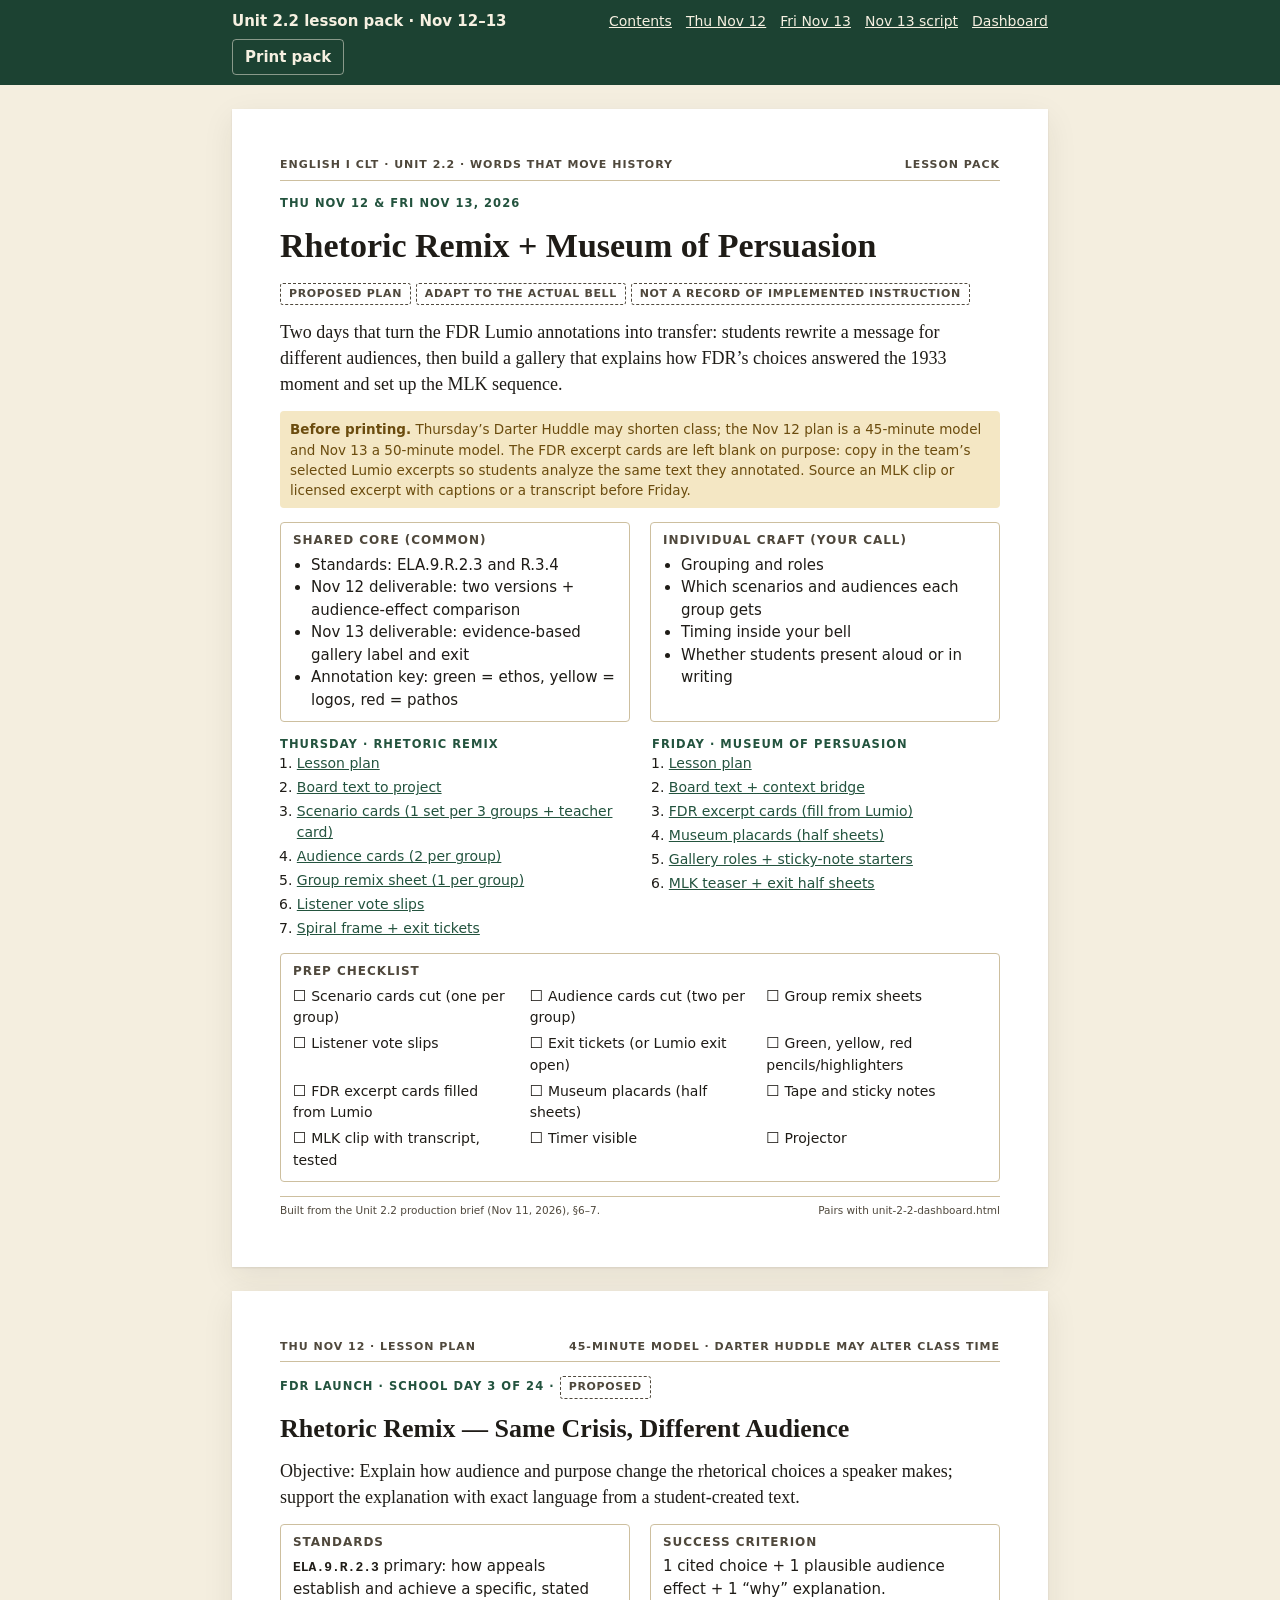
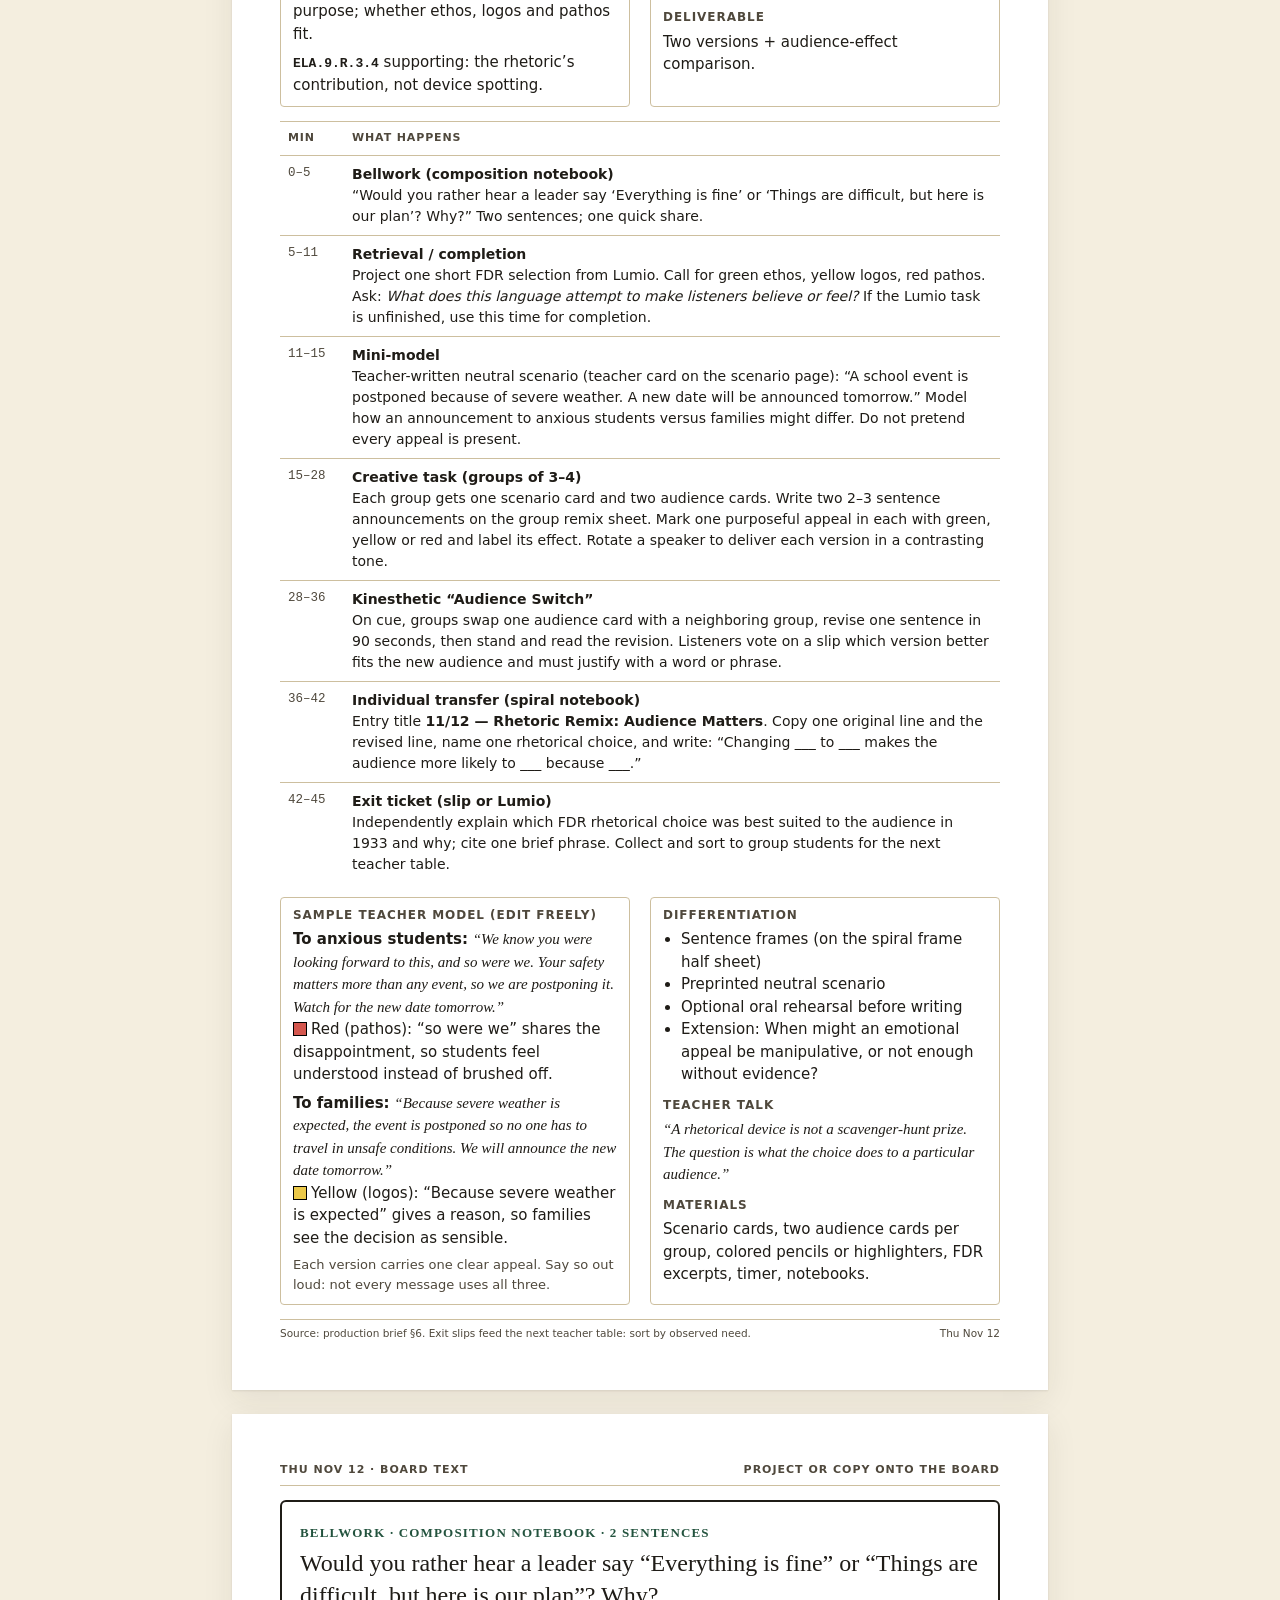
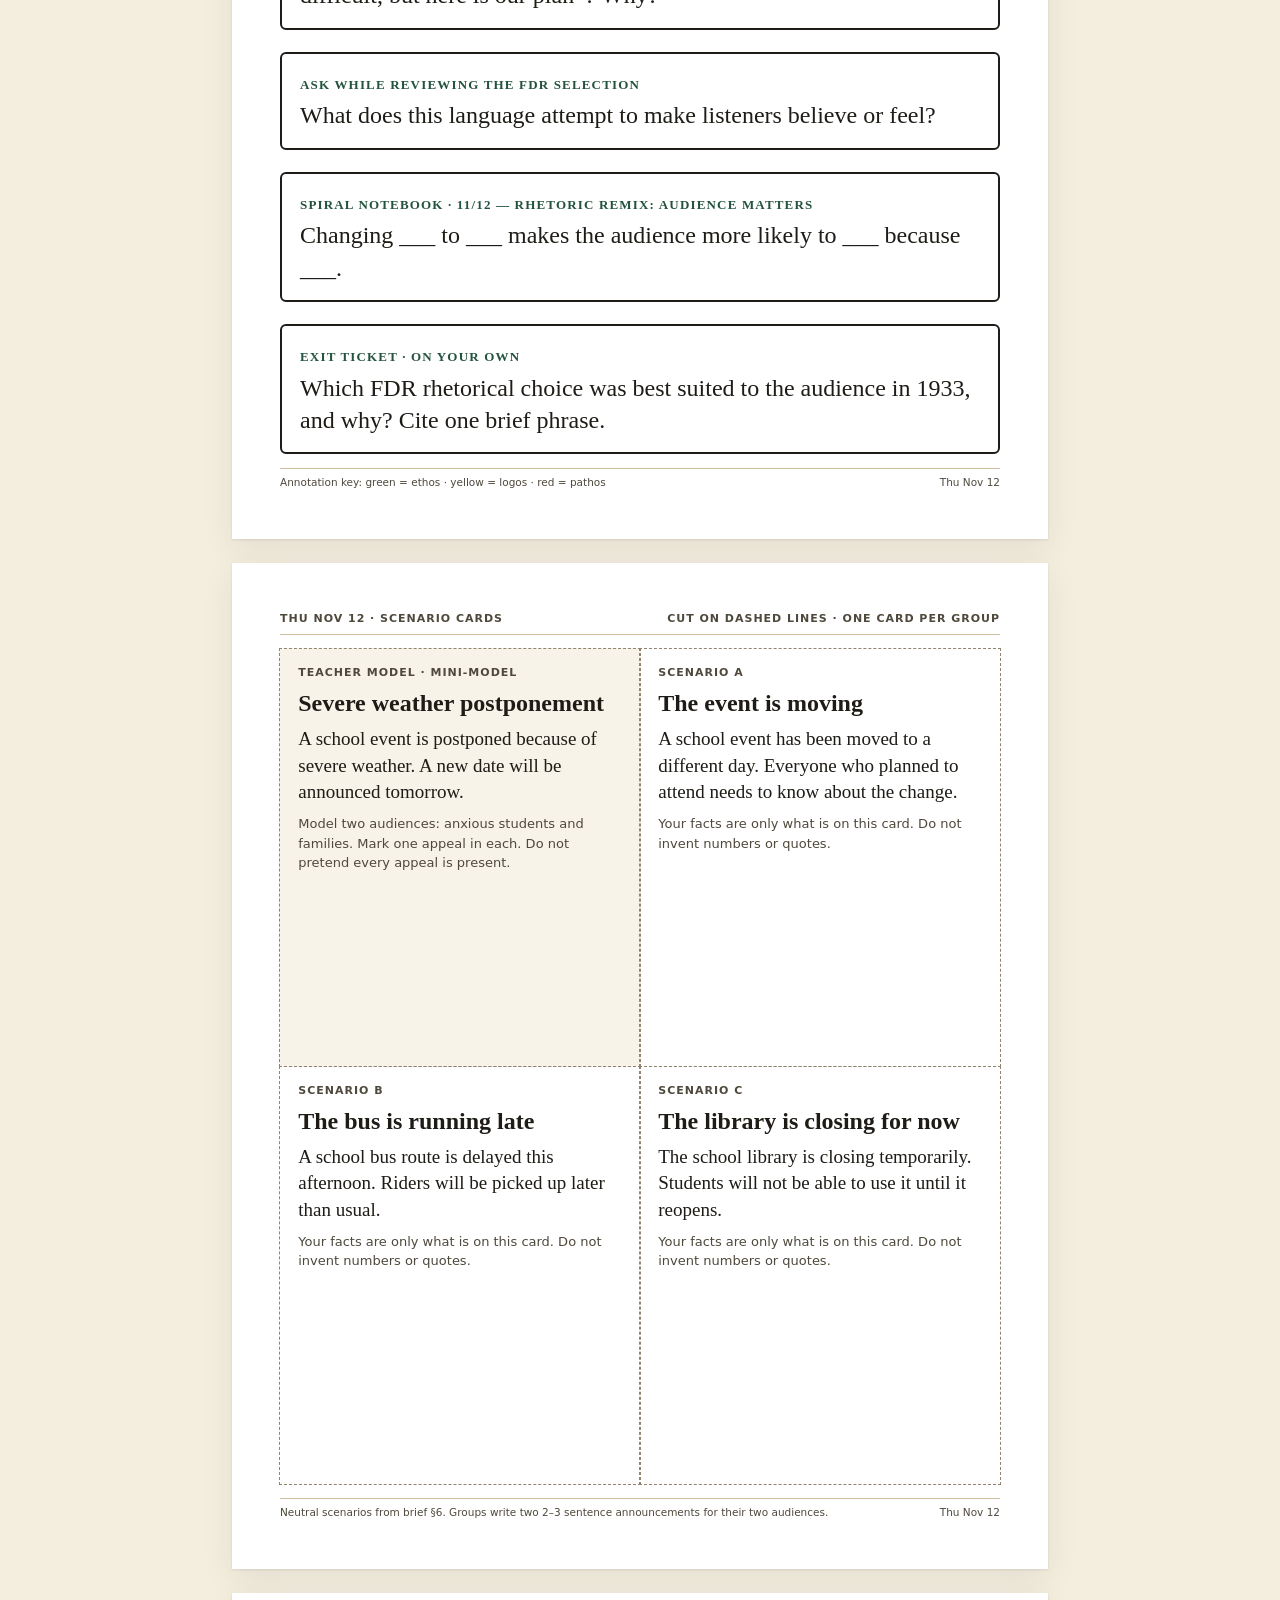
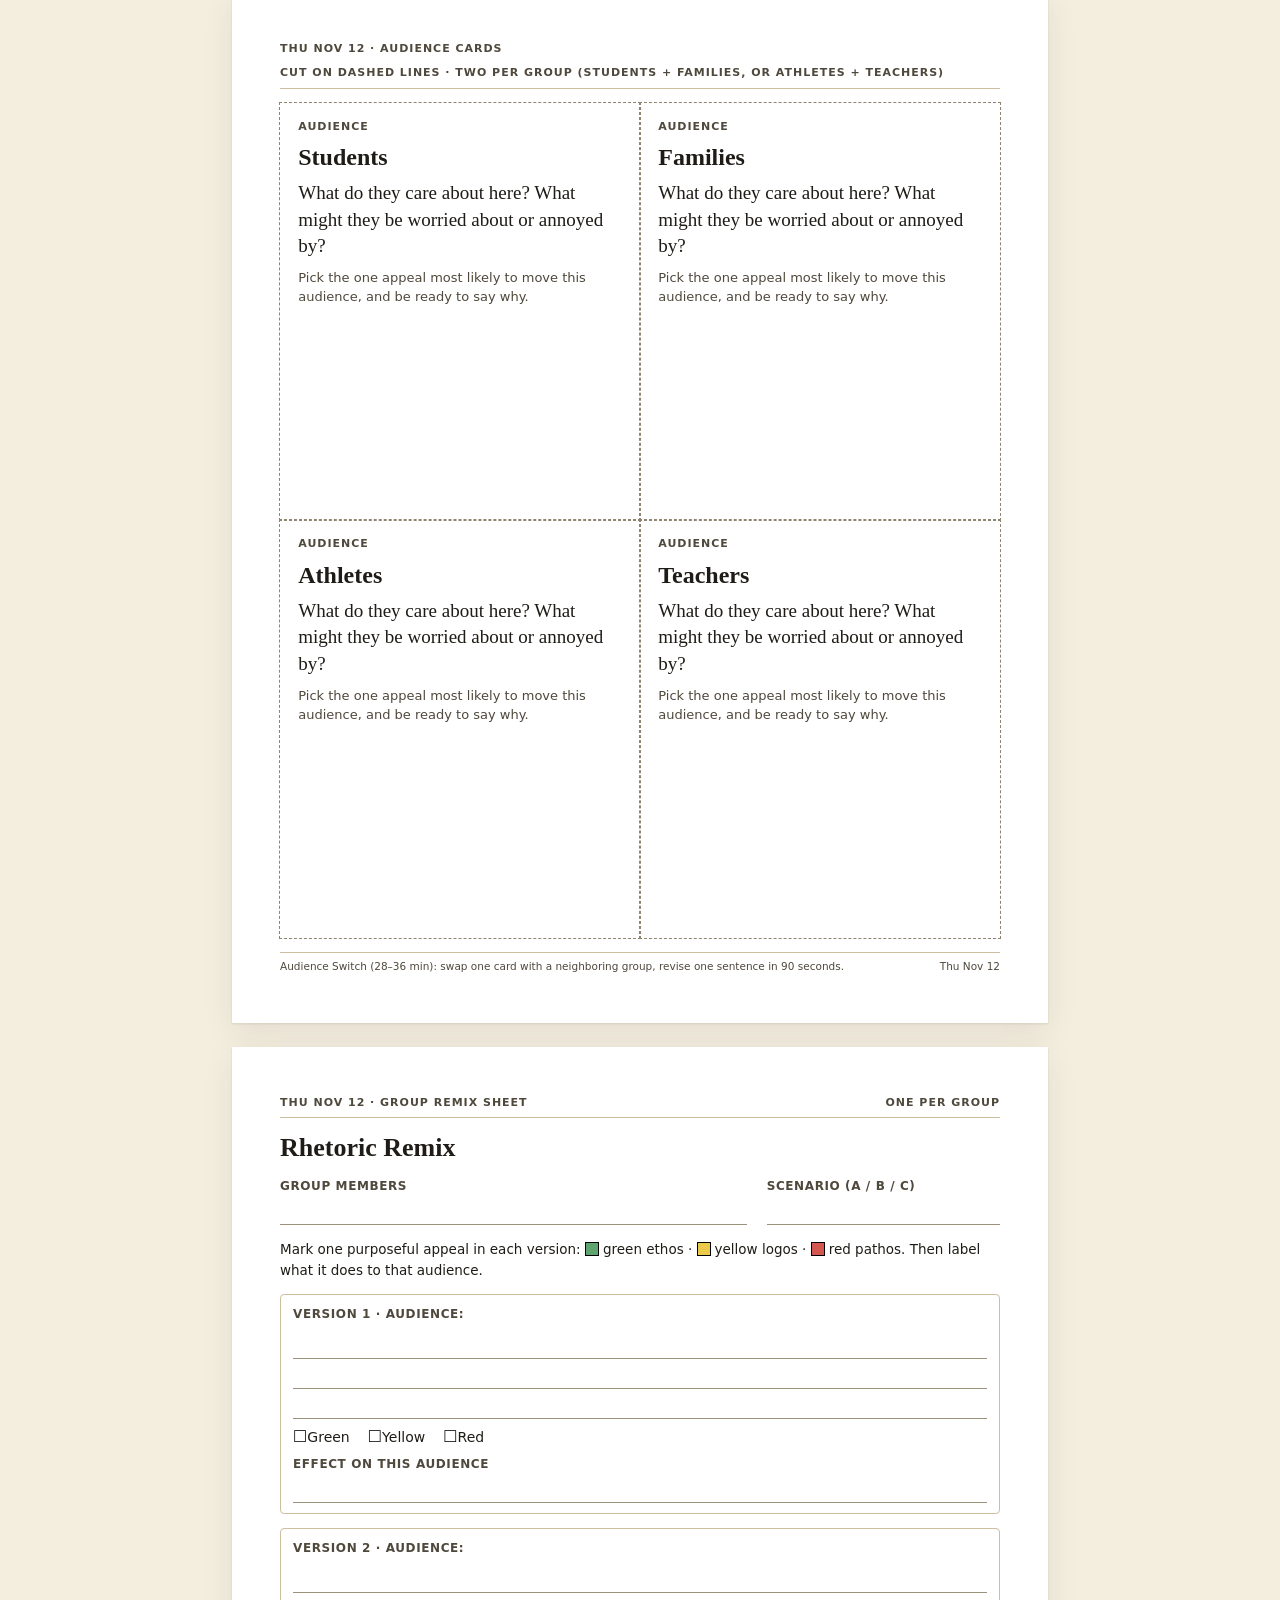
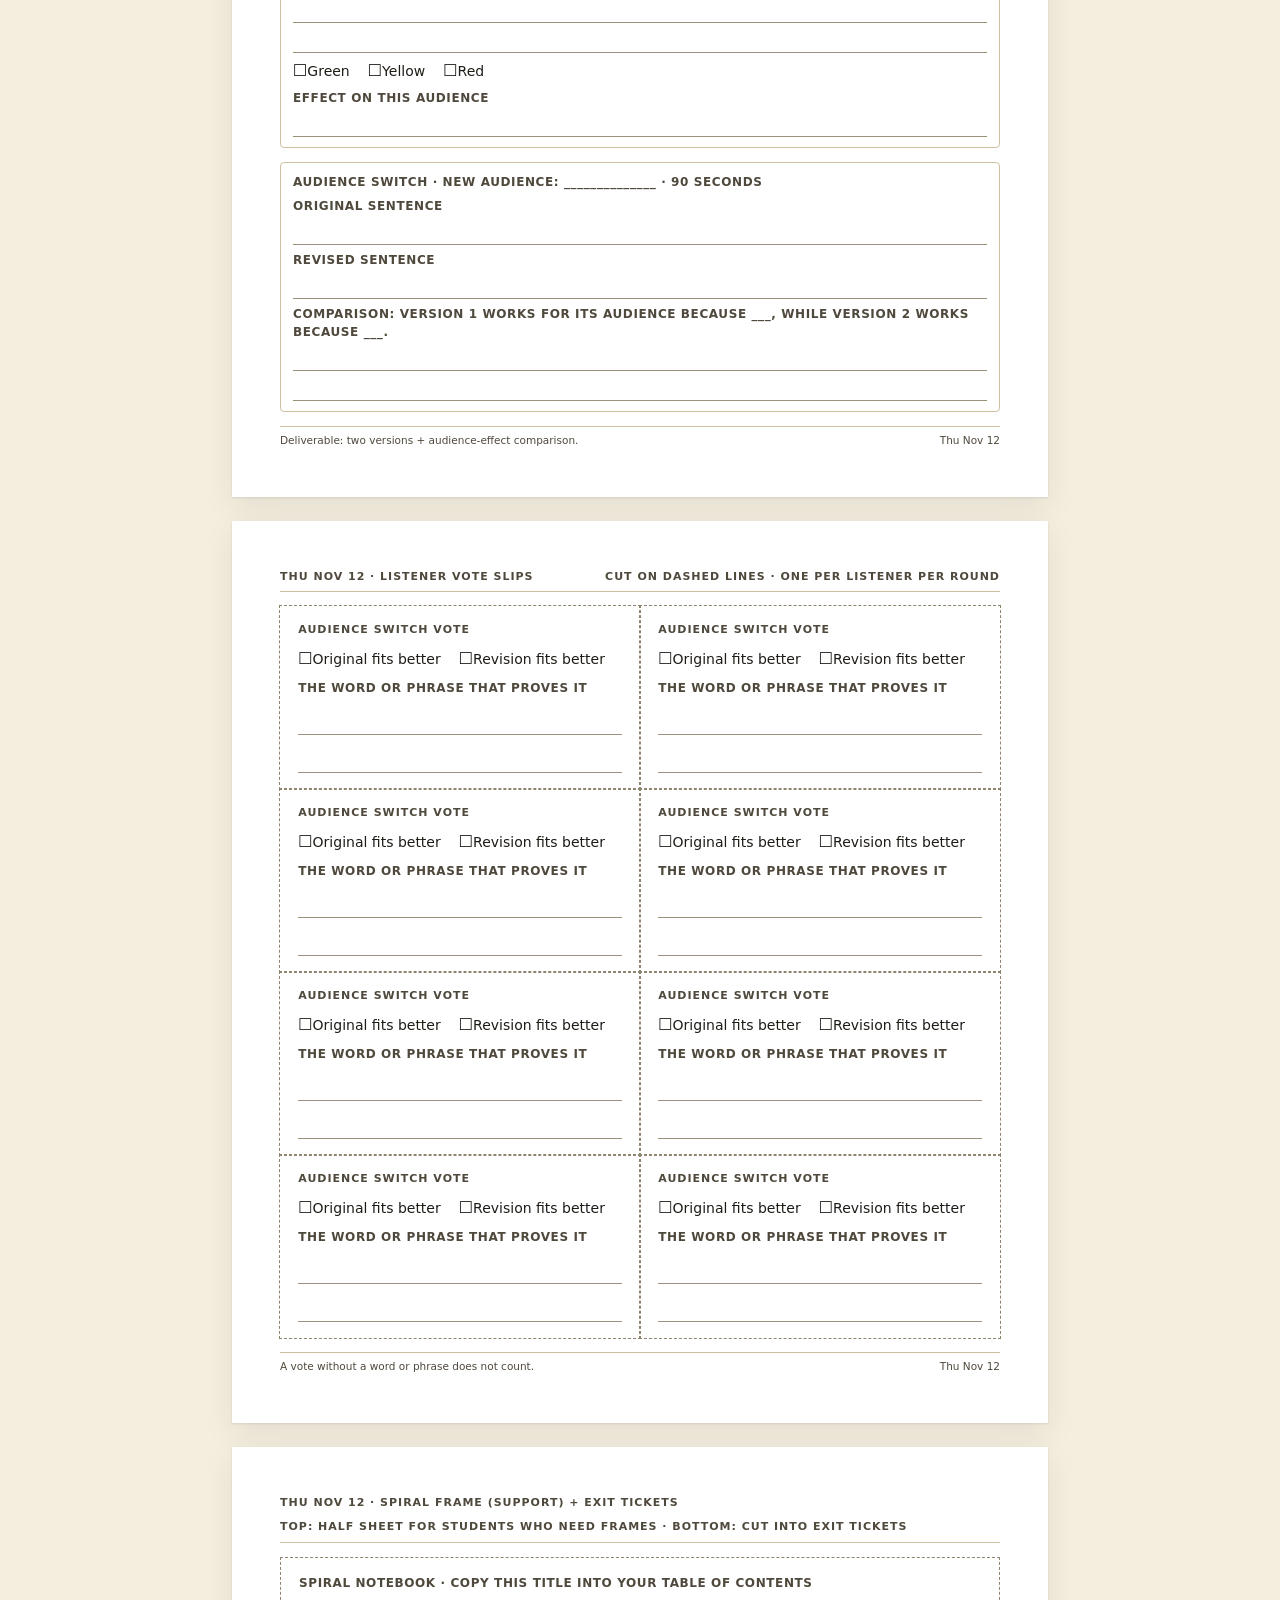
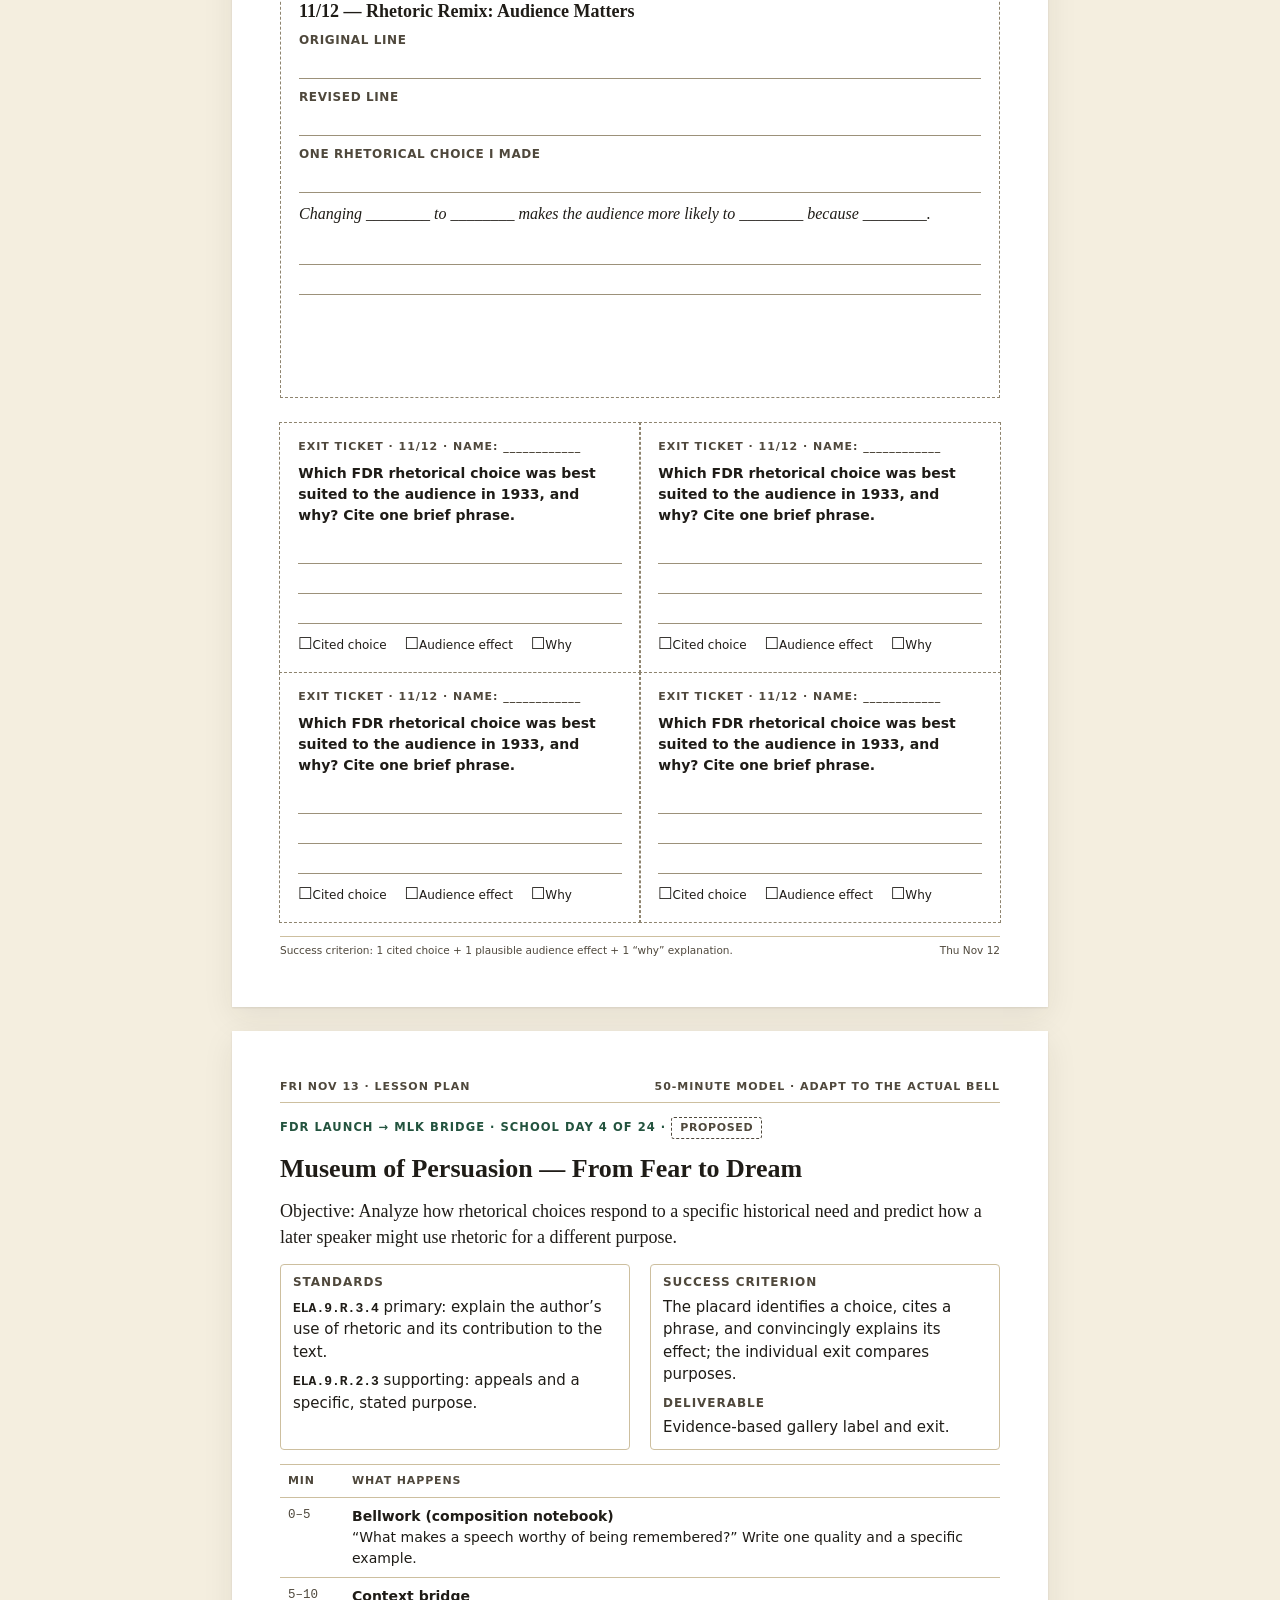
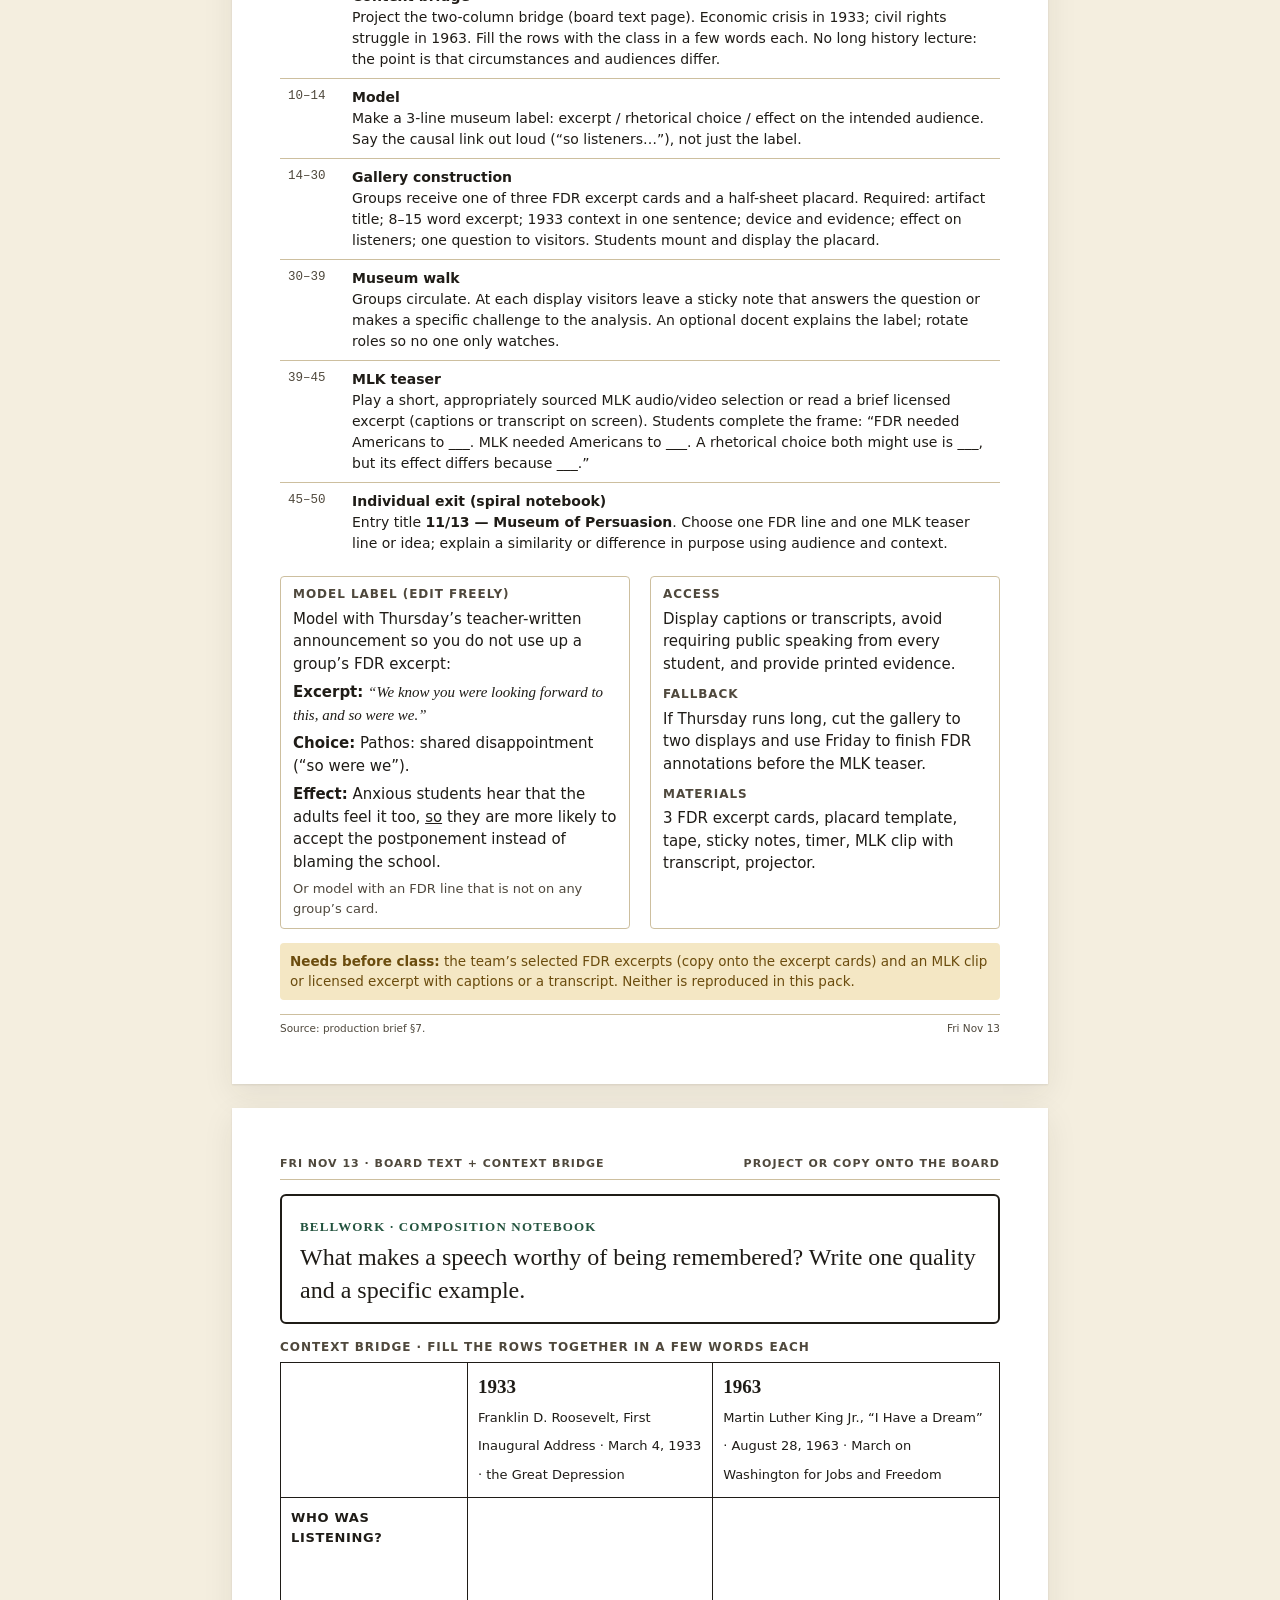
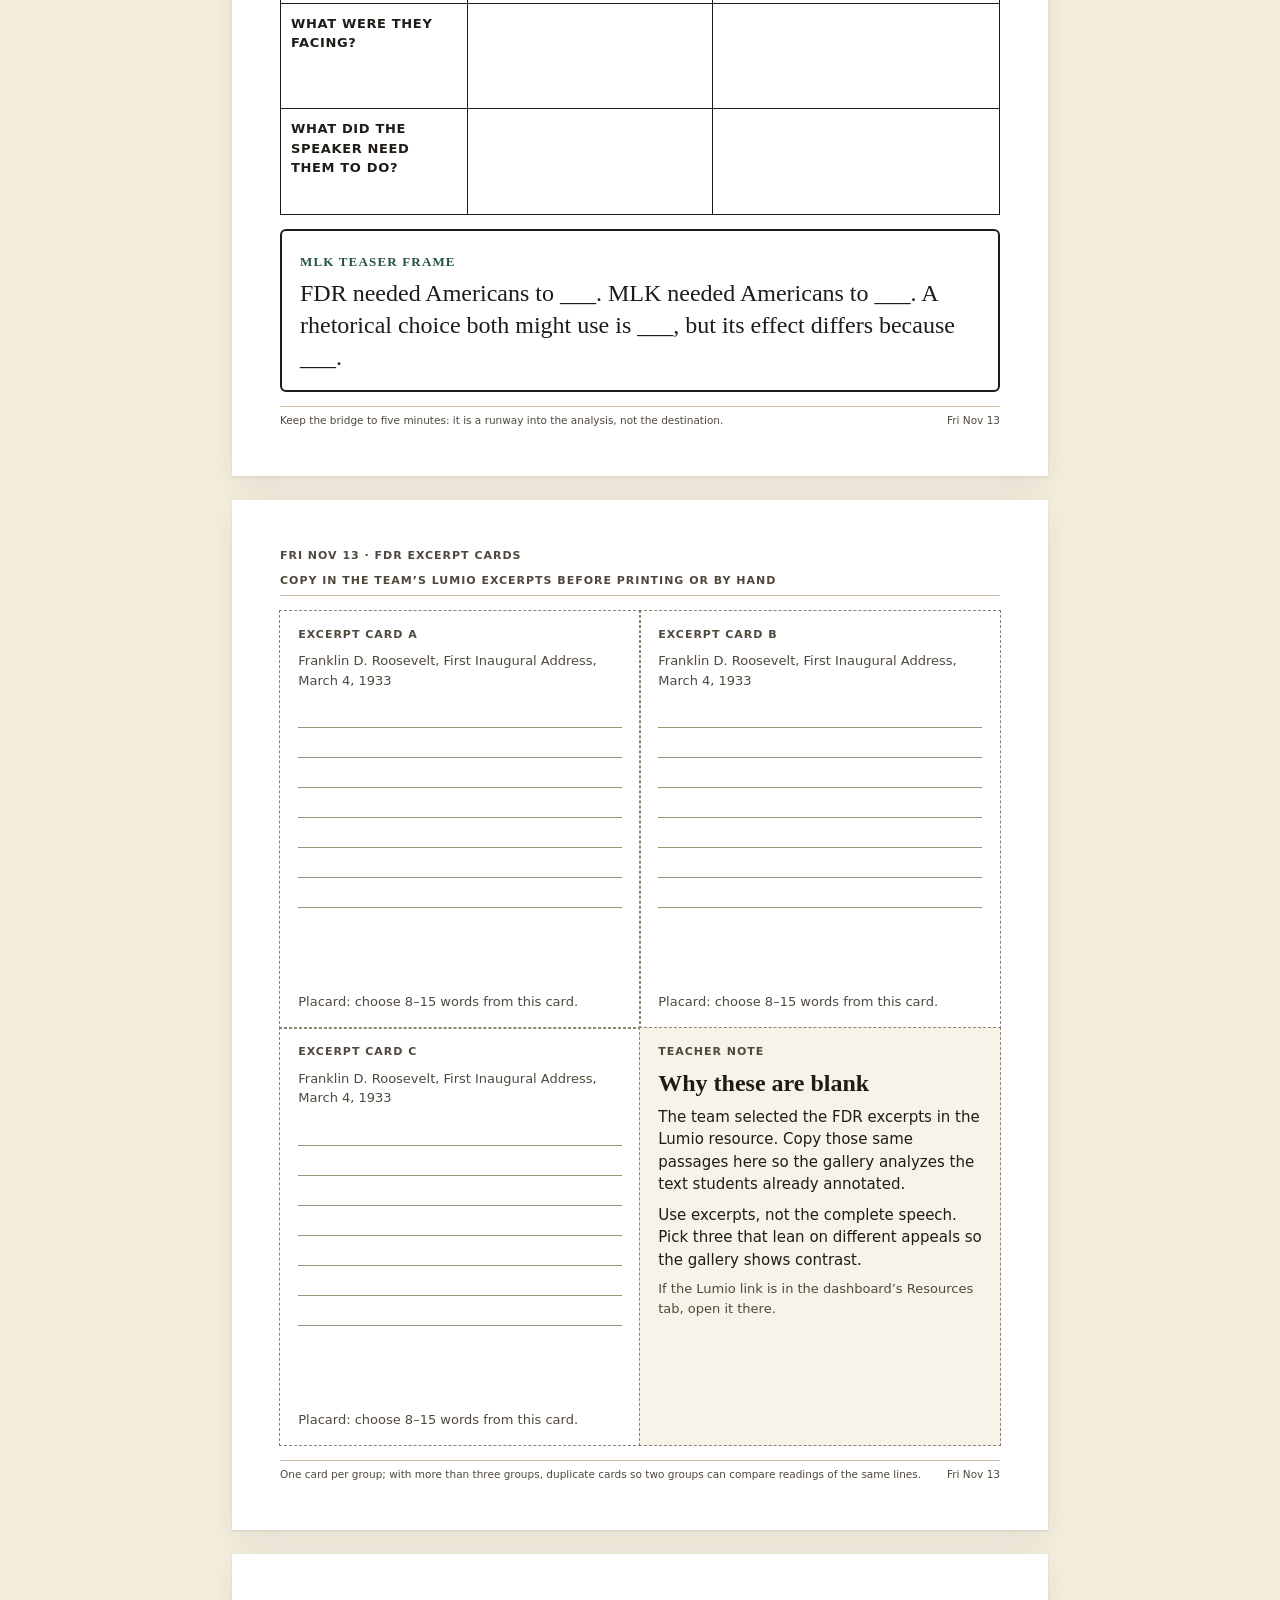
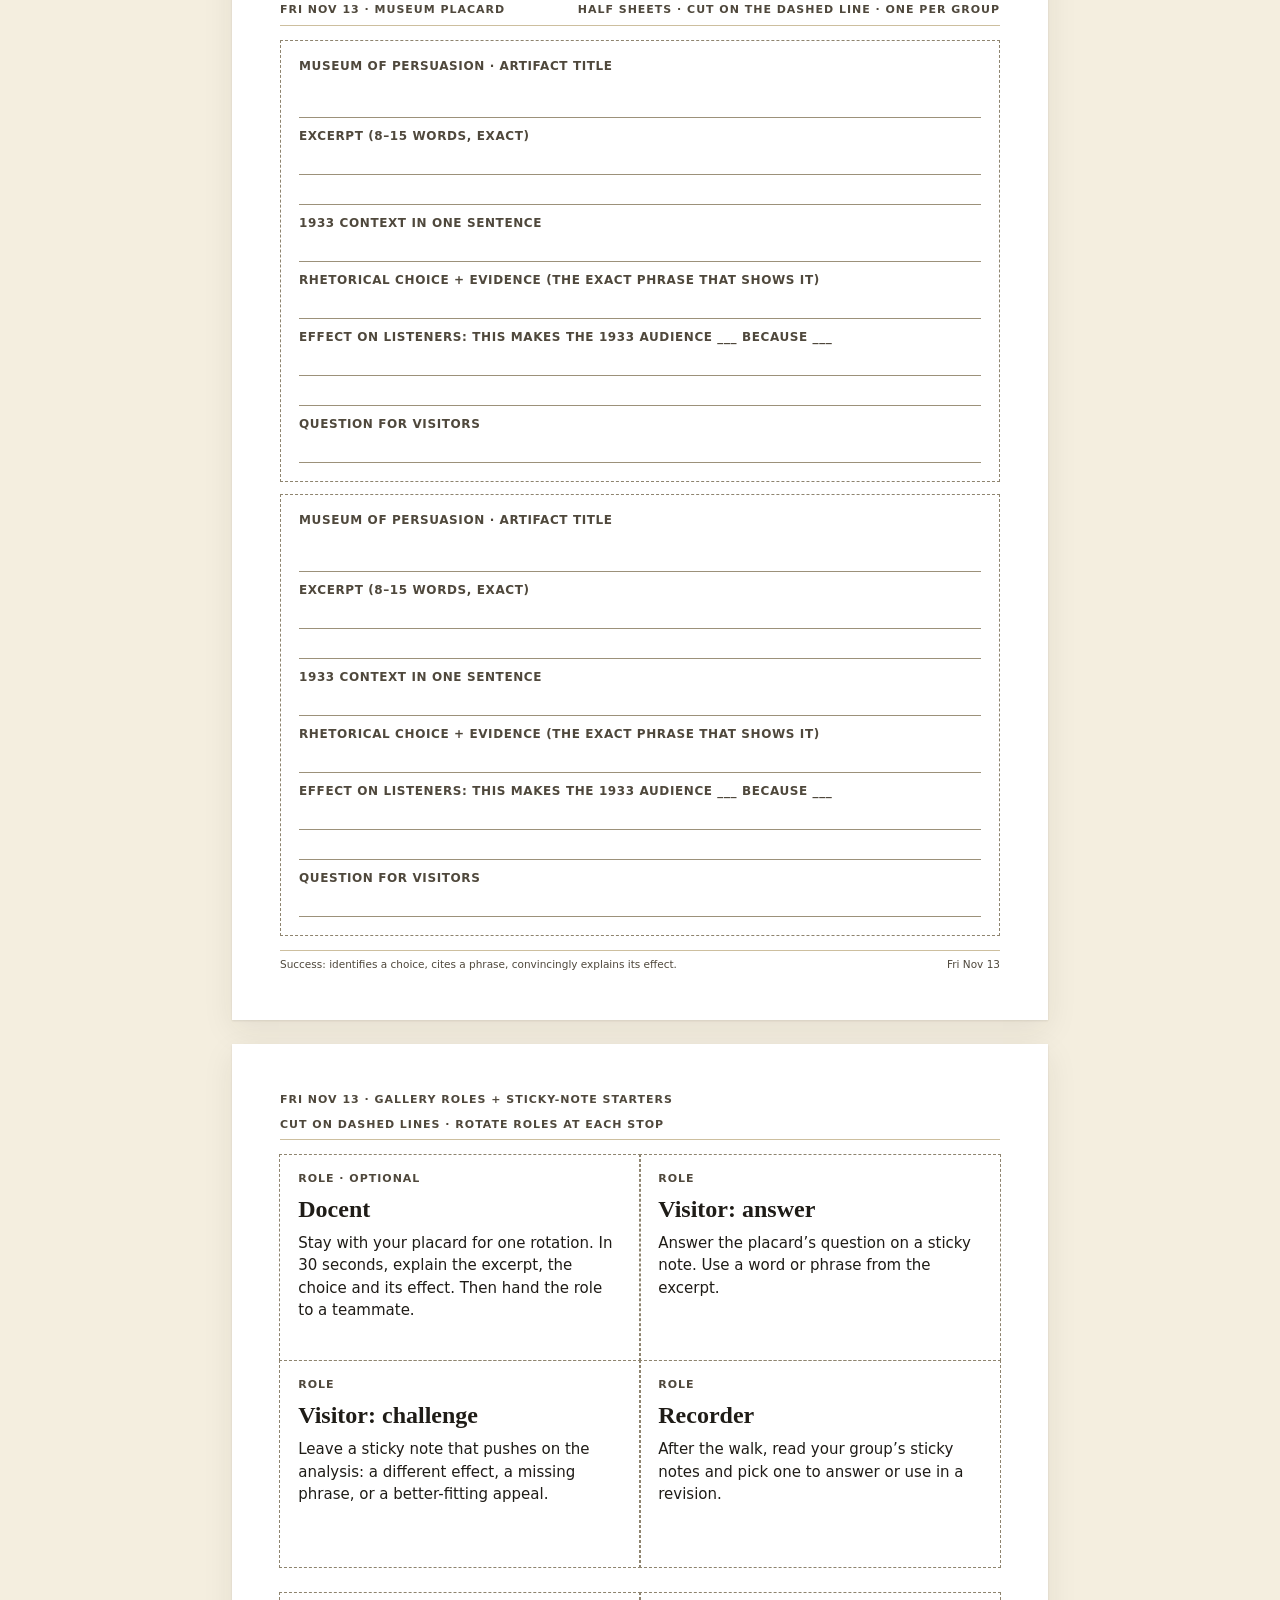
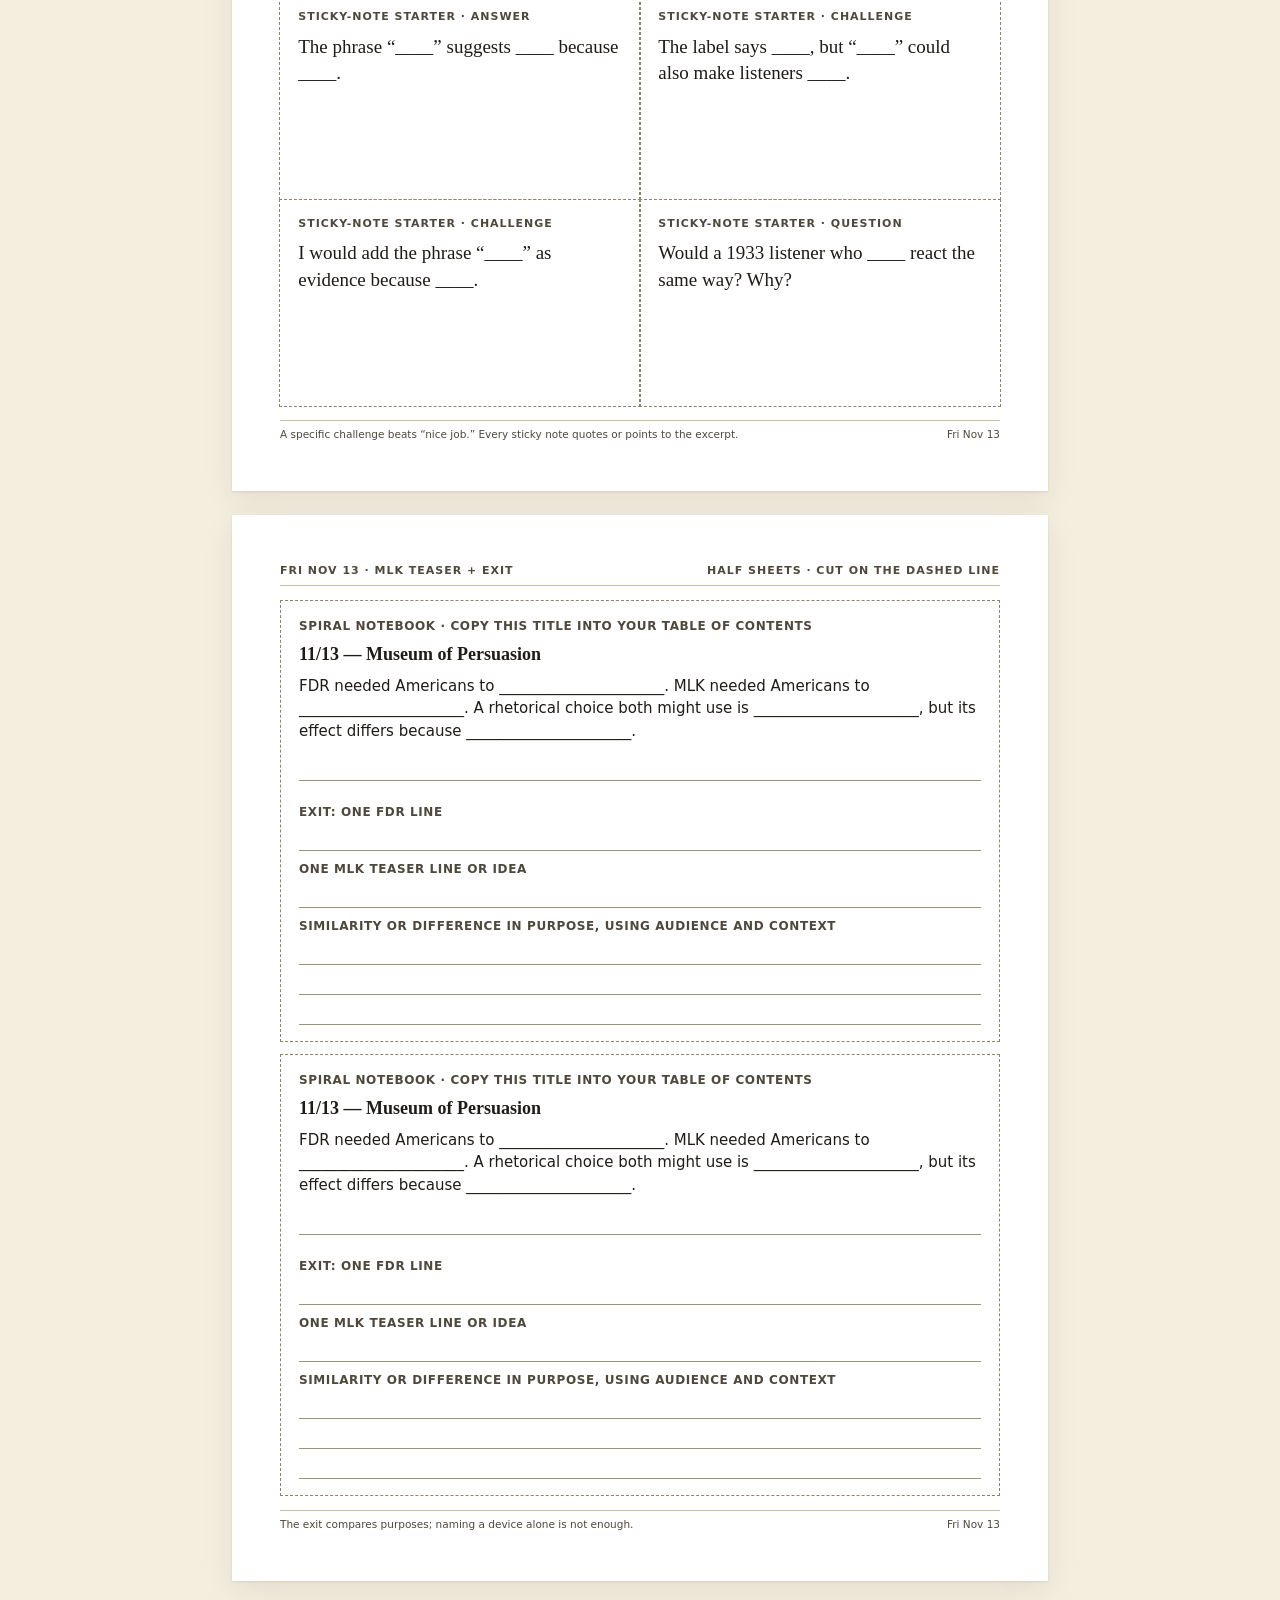
<file: unit-2-2-lesson-pack-nov-12-13.html>
<!doctype html>
<html lang="en">
<head>
<meta charset="utf-8">
<meta name="viewport" content="width=device-width, initial-scale=1, viewport-fit=cover">
<title>Rhetoric Remix + Museum of Persuasion · Lesson Pack</title>
<meta name="description" content="Teacher-facing plans and printables for Unit 2.2, Thu Nov 12 and Fri Nov 13, 2026. Proposed plans; adapt to the actual bell.">
<style>
:root{
  /* Layout: a stack of letter-size sheets. On screen they sit on parchment like pages on a desk; in print each sheet is one page. */
  --parchment:#F4EEDF;
  --paper:#FFFFFF;
  --ink:#1F1C17;
  --ink-2:#4F483C;
  --rule:#CDBF9F;
  --forest:#23533E;
  --forest-deep:#1C4232;
  --forest-tint:#E1ECE3;
  --burgundy:#7A2233;
  --gold-tint:#F4E7C4;
  --gold-ink:#6B4C0E;
  --serif:"Iowan Old Style","Palatino Linotype",Palatino,"Book Antiqua","URW Palladio L",Georgia,serif;
  --sans:system-ui,-apple-system,"Segoe UI",Roboto,"Helvetica Neue",Arial,sans-serif;
  --mono:ui-monospace,"SF Mono",Menlo,Consolas,"Liberation Mono",monospace;
  color-scheme:light;
}
*{box-sizing:border-box}
body{margin:0;background:var(--parchment);color:var(--ink);font:15px/1.5 var(--sans)}
h1,h2,h3,h4{font-family:var(--serif);font-weight:600;line-height:1.2;margin:0;text-wrap:balance}
p{margin:0}
ul,ol{margin:0;padding-left:1.2em}
a{color:var(--forest)}
:focus-visible{outline:3px solid var(--forest);outline-offset:2px}
.topbar{position:sticky;top:env(safe-area-inset-top,0px);z-index:5;background:var(--forest-deep);color:#F6F0E1;padding-block:10px;padding-left:max(16px,env(safe-area-inset-left,0px));padding-right:max(16px,env(safe-area-inset-right,0px))}
.topbar .in{max-width:8.5in;margin:0 auto;display:flex;flex-wrap:wrap;gap:6px 16px;align-items:center;justify-content:space-between}
.topbar a{color:#F6F0E1}
.topbar nav{display:flex;flex-wrap:wrap;gap:4px 14px;font-size:14px}
.topbar button{appearance:none;border:1px solid rgba(246,240,225,.5);background:transparent;color:#F6F0E1;border-radius:4px;padding:6px 12px;font:inherit;font-weight:600;cursor:pointer}
.stack{display:flex;flex-direction:column;align-items:center;gap:24px;padding-block:24px 48px;padding-left:max(16px,env(safe-area-inset-left,0px));padding-right:max(16px,env(safe-area-inset-right,0px))}
.sheet{background:var(--paper);width:100%;max-width:8.5in;padding:.5in;box-shadow:0 1px 2px rgba(38,34,27,.1),0 10px 30px rgba(38,34,27,.08);display:flex;flex-direction:column;gap:14px;min-width:0}
.sheet-label{font-size:11px;letter-spacing:.09em;text-transform:uppercase;font-weight:700;color:var(--ink-2);display:flex;justify-content:space-between;gap:8px;flex-wrap:wrap;border-bottom:1px solid var(--rule);padding-bottom:6px}
.eyebrow{font-size:11.5px;letter-spacing:.09em;text-transform:uppercase;font-weight:700;color:var(--forest)}
h1{font-size:34px}
h2{font-size:26px}
h3{font-size:18px}
.flag{display:inline-block;font-size:11px;font-weight:700;letter-spacing:.06em;text-transform:uppercase;border:1px dashed var(--ink-2);padding:2px 8px;border-radius:3px;color:var(--ink-2)}
.flag.hold{border:1px solid #D9BD73;background:var(--gold-tint);color:var(--gold-ink)}
.lead{font-family:var(--serif);font-size:18px;line-height:1.45}
.grid2{display:grid;grid-template-columns:1fr 1fr;gap:12px 20px}
.box{border:1px solid var(--rule);border-radius:4px;padding:10px 12px;display:flex;flex-direction:column;gap:6px;min-width:0}
.box h3{font-family:var(--sans);font-size:12px;letter-spacing:.08em;text-transform:uppercase;color:var(--ink-2)}
.std b{font-family:var(--mono);font-size:13px}
.note{background:var(--gold-tint);color:var(--gold-ink);border-radius:4px;padding:8px 10px;font-size:13.5px}
table.run{width:100%;border-collapse:collapse;font-size:14px}
table.run th,table.run td{border-top:1px solid var(--rule);padding:8px 8px;text-align:left;vertical-align:top}
table.run th{font-size:11px;letter-spacing:.08em;text-transform:uppercase;color:var(--ink-2)}
table.run td:first-child{font-family:var(--mono);font-size:12.5px;white-space:nowrap;color:var(--ink-2);width:64px}
table.run td b{display:block}
table.run tr{break-inside:avoid}
.check{list-style:none;padding:0;display:grid;grid-template-columns:repeat(auto-fit,minmax(220px,1fr));gap:4px 16px;font-size:14px}
.check li::before{content:"\2610  ";font-size:15px}
.quote{font-family:var(--serif);font-style:italic}
.toc{display:grid;grid-template-columns:1fr 1fr;gap:6px 24px;font-size:14px}
.toc ol{display:flex;flex-direction:column;gap:3px}
/* Board text */
.board{display:flex;flex-direction:column;gap:22px}
.board .bt{border:2px solid var(--ink);border-radius:6px;padding:16px 18px}
.board .bt .eyebrow{font-size:13px}
.board .bt p{font-family:var(--serif);font-size:24px;line-height:1.35;margin-top:6px}
/* Cards */
.cards{display:grid;grid-template-columns:1fr 1fr;grid-auto-rows:minmax(4.35in,auto)}
.cards.short{grid-auto-rows:minmax(2.15in,auto)}
.cards.tiny{grid-auto-rows:minmax(1.7in,auto)}
.card{border:1.5px dashed #8E846F;margin:-.75px;padding:16px 18px;display:flex;flex-direction:column;gap:8px;min-width:0}
.card .tag{font-size:11px;letter-spacing:.09em;text-transform:uppercase;font-weight:700;color:var(--ink-2)}
.card h3{font-size:24px}
.card .big{font-family:var(--serif);font-size:19px;line-height:1.4}
.card .small{font-size:13px;color:var(--ink-2)}
.card.teacher{background:#F7F3E8}
.lines{display:flex;flex-direction:column;gap:0;flex:1 1 auto}
.line{border-bottom:1px solid #9C917A;height:30px}
.lbl{font-size:12px;font-weight:700;letter-spacing:.05em;text-transform:uppercase;color:var(--ink-2)}
.half{min-height:4.6in;border:1.5px dashed #8E846F;padding:16px 18px;display:flex;flex-direction:column;gap:9px}
.half + .half{margin-top:-1.5px}
.field{display:flex;flex-direction:column;gap:2px}
.field .line{height:28px}
.tick{display:flex;gap:18px;flex-wrap:wrap;font-size:14px}
.tick span::before{content:"\2610 ";font-size:16px}
.swatch{display:inline-block;width:14px;height:14px;border:1px solid #000;vertical-align:-2px;margin-right:4px}
.sw-g{background:#5FA36F}.sw-y{background:#EBC94A}.sw-r{background:#D4574F}
table.bridge{width:100%;border-collapse:collapse;font-size:15px}
table.bridge th,table.bridge td{border:1.5px solid var(--ink);padding:10px;vertical-align:top;text-align:left}
table.bridge thead th{font-family:var(--serif);font-size:19px}
table.bridge td{height:1.1in}
table.bridge th[scope=row]{width:26%;font-size:13px;letter-spacing:.05em;text-transform:uppercase}
.footer{margin-top:auto;font-size:10.5px;color:var(--ink-2);border-top:1px solid var(--rule);padding-top:6px;display:flex;justify-content:space-between;gap:8px;flex-wrap:wrap}
@media screen and (max-width:640px){
  .sheet{padding:20px 16px}
  .grid2,.toc{grid-template-columns:1fr}
  .cards{grid-template-columns:1fr;grid-auto-rows:auto}
  .card{min-height:0}
  .half{min-height:0}
  h1{font-size:28px}
  .board .bt p{font-size:20px}
  table.run td:first-child{width:auto}
}
@media print{
  @page{size:letter;margin:.5in}
  body{background:#fff;font-size:11pt}
  .topbar{display:none}
  .stack{padding:0;gap:0;display:block}
  .sheet{box-shadow:none;max-width:none;width:auto;padding:0;break-after:page}
  .sheet:last-child{break-after:auto}
  a{color:#000;text-decoration:none}
  .note{border:1px solid #D9BD73}
  .sheet{gap:9px}
  #cover h1{font-size:28pt}
  #cover .lead{font-size:13pt}
  #cover .box{padding:7px 10px;gap:4px}
  #cover .box li,#cover .toc{font-size:10pt}
  #cover .check{grid-template-columns:repeat(3,1fr);font-size:10pt}
  .half{min-height:4.25in;padding:12px 16px;gap:7px}
  #p-exit12 .half{min-height:3.3in}
  .cards.short{grid-auto-rows:minmax(2in,auto)}
  .cards.short .line{height:24px}
  .field .line{height:26px}
}
</style>
</head>
<body>
<div class="topbar">
  <div class="in">
    <strong>Unit 2.2 lesson pack · Nov 12–13</strong>
    <nav aria-label="Jump to"><a href="#cover">Contents</a><a href="#nov12">Thu Nov 12</a><a href="#nov13">Fri Nov 13</a><a href="unit-2-2-teacher-script-nov-13.html">Nov 13 script</a><a href="unit-2-2-dashboard.html">Dashboard</a></nav>
    <button type="button" id="printBtn">Print pack</button>
  </div>
</div>

<main class="stack">

<!-- ============ COVER ============ -->
<section class="sheet" id="cover" aria-labelledby="coverTitle">
  <div class="sheet-label"><span>English I CLT · Unit 2.2 · Words That Move History</span><span>Lesson pack</span></div>
  <p class="eyebrow">Thu Nov 12 &amp; Fri Nov 13, 2026</p>
  <h1 id="coverTitle">Rhetoric Remix + Museum of Persuasion</h1>
  <p><span class="flag">Proposed plan</span> <span class="flag">Adapt to the actual bell</span> <span class="flag">Not a record of implemented instruction</span></p>
  <p class="lead">Two days that turn the FDR Lumio annotations into transfer: students rewrite a message for different audiences, then build a gallery that explains how FDR’s choices answered the 1933 moment and set up the MLK sequence.</p>
  <div class="note"><b>Before printing.</b> Thursday’s Darter Huddle may shorten class; the Nov 12 plan is a 45-minute model and Nov 13 a 50-minute model. The FDR excerpt cards are left blank on purpose: copy in the team’s selected Lumio excerpts so students analyze the same text they annotated. Source an MLK clip or licensed excerpt with captions or a transcript before Friday.</div>
  <div class="grid2">
    <div class="box"><h3>Shared Core (common)</h3><ul><li>Standards: ELA.9.R.2.3 and R.3.4</li><li>Nov 12 deliverable: two versions + audience-effect comparison</li><li>Nov 13 deliverable: evidence-based gallery label and exit</li><li>Annotation key: green = ethos, yellow = logos, red = pathos</li></ul></div>
    <div class="box"><h3>Individual Craft (your call)</h3><ul><li>Grouping and roles</li><li>Which scenarios and audiences each group gets</li><li>Timing inside your bell</li><li>Whether students present aloud or in writing</li></ul></div>
  </div>
  <div class="toc">
    <div><p class="eyebrow">Thursday · Rhetoric Remix</p><ol>
      <li><a href="#nov12">Lesson plan</a></li>
      <li><a href="#b12">Board text to project</a></li>
      <li><a href="#p-scen">Scenario cards (1 set per 3 groups + teacher card)</a></li>
      <li><a href="#p-aud">Audience cards (2 per group)</a></li>
      <li><a href="#p-group">Group remix sheet (1 per group)</a></li>
      <li><a href="#p-vote">Listener vote slips</a></li>
      <li><a href="#p-exit12">Spiral frame + exit tickets</a></li>
    </ol></div>
    <div><p class="eyebrow">Friday · Museum of Persuasion</p><ol>
      <li><a href="#nov13">Lesson plan</a></li>
      <li><a href="#b13">Board text + context bridge</a></li>
      <li><a href="#p-excerpt">FDR excerpt cards (fill from Lumio)</a></li>
      <li><a href="#p-placard">Museum placards (half sheets)</a></li>
      <li><a href="#p-roles">Gallery roles + sticky-note starters</a></li>
      <li><a href="#p-exit13">MLK teaser + exit half sheets</a></li>
    </ol></div>
  </div>
  <div class="box"><h3>Prep checklist</h3>
    <ul class="check">
      <li>Scenario cards cut (one per group)</li><li>Audience cards cut (two per group)</li><li>Group remix sheets</li><li>Listener vote slips</li><li>Exit tickets (or Lumio exit open)</li><li>Green, yellow, red pencils/highlighters</li><li>FDR excerpt cards filled from Lumio</li><li>Museum placards (half sheets)</li><li>Tape and sticky notes</li><li>MLK clip with transcript, tested</li><li>Timer visible</li><li>Projector</li>
    </ul>
  </div>
  <p class="footer"><span>Built from the Unit 2.2 production brief (Nov 11, 2026), §6–7.</span><span>Pairs with unit-2-2-dashboard.html</span></p>
</section>

<!-- ============ NOV 12 PLAN ============ -->
<section class="sheet" id="nov12" aria-labelledby="t12">
  <div class="sheet-label"><span>Thu Nov 12 · Lesson plan</span><span>45-minute model · Darter Huddle may alter class time</span></div>
  <p class="eyebrow">FDR launch · school day 3 of 24 · <span class="flag">Proposed</span></p>
  <h2 id="t12">Rhetoric Remix — Same Crisis, Different Audience</h2>
  <p class="lead">Objective: Explain how audience and purpose change the rhetorical choices a speaker makes; support the explanation with exact language from a student-created text.</p>
  <div class="grid2">
    <div class="box std"><h3>Standards</h3><p><b>ELA.9.R.2.3</b> primary: how appeals establish and achieve a specific, stated purpose; whether ethos, logos and pathos fit.</p><p><b>ELA.9.R.3.4</b> supporting: the rhetoric’s contribution, not device spotting.</p></div>
    <div class="box"><h3>Success criterion</h3><p>1 cited choice + 1 plausible audience effect + 1 “why” explanation.</p><h3 style="margin-top:4px">Deliverable</h3><p>Two versions + audience-effect comparison.</p></div>
  </div>
  <table class="run">
    <thead><tr><th scope="col">Min</th><th scope="col">What happens</th></tr></thead>
    <tbody>
      <tr><td>0–5</td><td><b>Bellwork (composition notebook)</b>“Would you rather hear a leader say ‘Everything is fine’ or ‘Things are difficult, but here is our plan’? Why?” Two sentences; one quick share.</td></tr>
      <tr><td>5–11</td><td><b>Retrieval / completion</b>Project one short FDR selection from Lumio. Call for green ethos, yellow logos, red pathos. Ask: <i>What does this language attempt to make listeners believe or feel?</i> If the Lumio task is unfinished, use this time for completion.</td></tr>
      <tr><td>11–15</td><td><b>Mini-model</b>Teacher-written neutral scenario (teacher card on the scenario page): “A school event is postponed because of severe weather. A new date will be announced tomorrow.” Model how an announcement to anxious students versus families might differ. Do not pretend every appeal is present.</td></tr>
      <tr><td>15–28</td><td><b>Creative task (groups of 3–4)</b>Each group gets one scenario card and two audience cards. Write two 2–3 sentence announcements on the group remix sheet. Mark one purposeful appeal in each with green, yellow or red and label its effect. Rotate a speaker to deliver each version in a contrasting tone.</td></tr>
      <tr><td>28–36</td><td><b>Kinesthetic “Audience Switch”</b>On cue, groups swap one audience card with a neighboring group, revise one sentence in 90 seconds, then stand and read the revision. Listeners vote on a slip which version better fits the new audience and must justify with a word or phrase.</td></tr>
      <tr><td>36–42</td><td><b>Individual transfer (spiral notebook)</b>Entry title <b style="display:inline">11/12 — Rhetoric Remix: Audience Matters</b>. Copy one original line and the revised line, name one rhetorical choice, and write: “Changing ___ to ___ makes the audience more likely to ___ because ___.”</td></tr>
      <tr><td>42–45</td><td><b>Exit ticket (slip or Lumio)</b>Independently explain which FDR rhetorical choice was best suited to the audience in 1933 and why; cite one brief phrase. Collect and sort to group students for the next teacher table.</td></tr>
    </tbody>
  </table>
  <div class="grid2">
    <div class="box"><h3>Sample teacher model (edit freely)</h3>
      <p><b>To anxious students:</b> <span class="quote">“We know you were looking forward to this, and so were we. Your safety matters more than any event, so we are postponing it. Watch for the new date tomorrow.”</span><br><span class="swatch sw-r"></span>Red (pathos): “so were we” shares the disappointment, so students feel understood instead of brushed off.</p>
      <p><b>To families:</b> <span class="quote">“Because severe weather is expected, the event is postponed so no one has to travel in unsafe conditions. We will announce the new date tomorrow.”</span><br><span class="swatch sw-y"></span>Yellow (logos): “Because severe weather is expected” gives a reason, so families see the decision as sensible.</p>
      <p style="font-size:13px;color:var(--ink-2)">Each version carries one clear appeal. Say so out loud: not every message uses all three.</p>
    </div>
    <div class="box"><h3>Differentiation</h3><ul><li>Sentence frames (on the spiral frame half sheet)</li><li>Preprinted neutral scenario</li><li>Optional oral rehearsal before writing</li><li>Extension: When might an emotional appeal be manipulative, or not enough without evidence?</li></ul>
      <h3 style="margin-top:6px">Teacher talk</h3><p class="quote">“A rhetorical device is not a scavenger-hunt prize. The question is what the choice does to a particular audience.”</p>
      <h3 style="margin-top:6px">Materials</h3><p>Scenario cards, two audience cards per group, colored pencils or highlighters, FDR excerpts, timer, notebooks.</p></div>
  </div>
  <p class="footer"><span>Source: production brief §6. Exit slips feed the next teacher table: sort by observed need.</span><span>Thu Nov 12</span></p>
</section>

<!-- ============ NOV 12 BOARD TEXT ============ -->
<section class="sheet" id="b12" aria-labelledby="tb12">
  <div class="sheet-label"><span>Thu Nov 12 · Board text</span><span>Project or copy onto the board</span></div>
  <h2 id="tb12" class="sr-only" style="position:absolute;left:-9999px">Nov 12 board text</h2>
  <div class="board">
    <div class="bt"><p class="eyebrow">Bellwork · composition notebook · 2 sentences</p><p>Would you rather hear a leader say “Everything is fine” or “Things are difficult, but here is our plan”? Why?</p></div>
    <div class="bt"><p class="eyebrow">Ask while reviewing the FDR selection</p><p>What does this language attempt to make listeners believe or feel?</p></div>
    <div class="bt"><p class="eyebrow">Spiral notebook · 11/12 — Rhetoric Remix: Audience Matters</p><p>Changing ___ to ___ makes the audience more likely to ___ because ___.</p></div>
    <div class="bt"><p class="eyebrow">Exit ticket · on your own</p><p>Which FDR rhetorical choice was best suited to the audience in 1933, and why? Cite one brief phrase.</p></div>
  </div>
  <p class="footer"><span>Annotation key: green = ethos · yellow = logos · red = pathos</span><span>Thu Nov 12</span></p>
</section>

<!-- ============ SCENARIO CARDS ============ -->
<section class="sheet" id="p-scen" aria-labelledby="tsc">
  <div class="sheet-label"><span>Thu Nov 12 · Scenario cards</span><span>Cut on dashed lines · one card per group</span></div>
  <h2 id="tsc" style="position:absolute;left:-9999px">Scenario cards</h2>
  <div class="cards">
    <div class="card teacher"><span class="tag">Teacher model · mini-model</span><h3>Severe weather postponement</h3><p class="big">A school event is postponed because of severe weather. A new date will be announced tomorrow.</p><p class="small">Model two audiences: anxious students and families. Mark one appeal in each. Do not pretend every appeal is present.</p></div>
    <div class="card"><span class="tag">Scenario A</span><h3>The event is moving</h3><p class="big">A school event has been moved to a different day. Everyone who planned to attend needs to know about the change.</p><p class="small">Your facts are only what is on this card. Do not invent numbers or quotes.</p></div>
    <div class="card"><span class="tag">Scenario B</span><h3>The bus is running late</h3><p class="big">A school bus route is delayed this afternoon. Riders will be picked up later than usual.</p><p class="small">Your facts are only what is on this card. Do not invent numbers or quotes.</p></div>
    <div class="card"><span class="tag">Scenario C</span><h3>The library is closing for now</h3><p class="big">The school library is closing temporarily. Students will not be able to use it until it reopens.</p><p class="small">Your facts are only what is on this card. Do not invent numbers or quotes.</p></div>
  </div>
  <p class="footer"><span>Neutral scenarios from brief §6. Groups write two 2–3 sentence announcements for their two audiences.</span><span>Thu Nov 12</span></p>
</section>

<!-- ============ AUDIENCE CARDS ============ -->
<section class="sheet" id="p-aud" aria-labelledby="tau">
  <div class="sheet-label"><span>Thu Nov 12 · Audience cards</span><span>Cut on dashed lines · two per group (students + families, or athletes + teachers)</span></div>
  <h2 id="tau" style="position:absolute;left:-9999px">Audience cards</h2>
  <div class="cards">
    <div class="card"><span class="tag">Audience</span><h3>Students</h3><p class="big">What do they care about here? What might they be worried about or annoyed by?</p><p class="small">Pick the one appeal most likely to move this audience, and be ready to say why.</p></div>
    <div class="card"><span class="tag">Audience</span><h3>Families</h3><p class="big">What do they care about here? What might they be worried about or annoyed by?</p><p class="small">Pick the one appeal most likely to move this audience, and be ready to say why.</p></div>
    <div class="card"><span class="tag">Audience</span><h3>Athletes</h3><p class="big">What do they care about here? What might they be worried about or annoyed by?</p><p class="small">Pick the one appeal most likely to move this audience, and be ready to say why.</p></div>
    <div class="card"><span class="tag">Audience</span><h3>Teachers</h3><p class="big">What do they care about here? What might they be worried about or annoyed by?</p><p class="small">Pick the one appeal most likely to move this audience, and be ready to say why.</p></div>
  </div>
  <p class="footer"><span>Audience Switch (28–36 min): swap one card with a neighboring group, revise one sentence in 90 seconds.</span><span>Thu Nov 12</span></p>
</section>

<!-- ============ GROUP SHEET ============ -->
<section class="sheet" id="p-group" aria-labelledby="tgr">
  <div class="sheet-label"><span>Thu Nov 12 · Group remix sheet</span><span>One per group</span></div>
  <h2 id="tgr">Rhetoric Remix</h2>
  <div class="grid2" style="grid-template-columns:2fr 1fr"><div class="field"><span class="lbl">Group members</span><div class="line"></div></div><div class="field"><span class="lbl">Scenario (A / B / C)</span><div class="line"></div></div></div>
  <p style="font-size:13.5px">Mark one purposeful appeal in each version: <span class="swatch sw-g"></span>green ethos · <span class="swatch sw-y"></span>yellow logos · <span class="swatch sw-r"></span>red pathos. Then label what it does to that audience.</p>
  <div class="box"><div class="field"><span class="lbl">Version 1 · Audience:</span></div><div class="lines"><div class="line"></div><div class="line"></div><div class="line"></div></div>
    <div class="tick"><span>Green</span><span>Yellow</span><span>Red</span></div><div class="field"><span class="lbl">Effect on this audience</span><div class="line"></div></div></div>
  <div class="box"><div class="field"><span class="lbl">Version 2 · Audience:</span></div><div class="lines"><div class="line"></div><div class="line"></div><div class="line"></div></div>
    <div class="tick"><span>Green</span><span>Yellow</span><span>Red</span></div><div class="field"><span class="lbl">Effect on this audience</span><div class="line"></div></div></div>
  <div class="box"><span class="lbl">Audience Switch · new audience: ______________ · 90 seconds</span>
    <div class="field"><span class="lbl">Original sentence</span><div class="line"></div></div>
    <div class="field"><span class="lbl">Revised sentence</span><div class="line"></div></div>
    <div class="field"><span class="lbl">Comparison: Version 1 works for its audience because ___, while Version 2 works because ___.</span><div class="line"></div><div class="line"></div></div></div>
  <p class="footer"><span>Deliverable: two versions + audience-effect comparison.</span><span>Thu Nov 12</span></p>
</section>

<!-- ============ VOTE SLIPS ============ -->
<section class="sheet" id="p-vote" aria-labelledby="tvo">
  <div class="sheet-label"><span>Thu Nov 12 · Listener vote slips</span><span>Cut on dashed lines · one per listener per round</span></div>
  <h2 id="tvo" style="position:absolute;left:-9999px">Listener vote slips</h2>
  <div class="cards tiny">
    <div class="card"><span class="tag">Audience Switch vote</span><div class="tick"><span>Original fits better</span><span>Revision fits better</span></div><span class="lbl">The word or phrase that proves it</span><div class="line"></div><div class="line"></div></div>
    <div class="card"><span class="tag">Audience Switch vote</span><div class="tick"><span>Original fits better</span><span>Revision fits better</span></div><span class="lbl">The word or phrase that proves it</span><div class="line"></div><div class="line"></div></div>
    <div class="card"><span class="tag">Audience Switch vote</span><div class="tick"><span>Original fits better</span><span>Revision fits better</span></div><span class="lbl">The word or phrase that proves it</span><div class="line"></div><div class="line"></div></div>
    <div class="card"><span class="tag">Audience Switch vote</span><div class="tick"><span>Original fits better</span><span>Revision fits better</span></div><span class="lbl">The word or phrase that proves it</span><div class="line"></div><div class="line"></div></div>
    <div class="card"><span class="tag">Audience Switch vote</span><div class="tick"><span>Original fits better</span><span>Revision fits better</span></div><span class="lbl">The word or phrase that proves it</span><div class="line"></div><div class="line"></div></div>
    <div class="card"><span class="tag">Audience Switch vote</span><div class="tick"><span>Original fits better</span><span>Revision fits better</span></div><span class="lbl">The word or phrase that proves it</span><div class="line"></div><div class="line"></div></div>
    <div class="card"><span class="tag">Audience Switch vote</span><div class="tick"><span>Original fits better</span><span>Revision fits better</span></div><span class="lbl">The word or phrase that proves it</span><div class="line"></div><div class="line"></div></div>
    <div class="card"><span class="tag">Audience Switch vote</span><div class="tick"><span>Original fits better</span><span>Revision fits better</span></div><span class="lbl">The word or phrase that proves it</span><div class="line"></div><div class="line"></div></div>
  </div>
  <p class="footer"><span>A vote without a word or phrase does not count.</span><span>Thu Nov 12</span></p>
</section>

<!-- ============ SPIRAL FRAME + EXIT ============ -->
<section class="sheet" id="p-exit12" aria-labelledby="tex12">
  <div class="sheet-label"><span>Thu Nov 12 · Spiral frame (support) + exit tickets</span><span>Top: half sheet for students who need frames · Bottom: cut into exit tickets</span></div>
  <h2 id="tex12" style="position:absolute;left:-9999px">Spiral frame and exit tickets</h2>
  <div class="half">
    <span class="tag lbl">Spiral notebook · copy this title into your table of contents</span>
    <h3>11/12 — Rhetoric Remix: Audience Matters</h3>
    <div class="field"><span class="lbl">Original line</span><div class="line"></div></div>
    <div class="field"><span class="lbl">Revised line</span><div class="line"></div></div>
    <div class="field"><span class="lbl">One rhetorical choice I made</span><div class="line"></div></div>
    <p class="quote" style="font-size:16px">Changing ________ to ________ makes the audience more likely to ________ because ________.</p>
    <div class="lines"><div class="line"></div><div class="line"></div></div>
  </div>
  <div class="cards short" style="margin-top:10px">
    <div class="card"><span class="tag">Exit ticket · 11/12 · Name: ____________</span><p style="font-size:14px"><b>Which FDR rhetorical choice was best suited to the audience in 1933, and why? Cite one brief phrase.</b></p><div class="lines"><div class="line"></div><div class="line"></div><div class="line"></div></div><div class="tick" style="font-size:12px"><span>Cited choice</span><span>Audience effect</span><span>Why</span></div></div>
    <div class="card"><span class="tag">Exit ticket · 11/12 · Name: ____________</span><p style="font-size:14px"><b>Which FDR rhetorical choice was best suited to the audience in 1933, and why? Cite one brief phrase.</b></p><div class="lines"><div class="line"></div><div class="line"></div><div class="line"></div></div><div class="tick" style="font-size:12px"><span>Cited choice</span><span>Audience effect</span><span>Why</span></div></div>
    <div class="card"><span class="tag">Exit ticket · 11/12 · Name: ____________</span><p style="font-size:14px"><b>Which FDR rhetorical choice was best suited to the audience in 1933, and why? Cite one brief phrase.</b></p><div class="lines"><div class="line"></div><div class="line"></div><div class="line"></div></div><div class="tick" style="font-size:12px"><span>Cited choice</span><span>Audience effect</span><span>Why</span></div></div>
    <div class="card"><span class="tag">Exit ticket · 11/12 · Name: ____________</span><p style="font-size:14px"><b>Which FDR rhetorical choice was best suited to the audience in 1933, and why? Cite one brief phrase.</b></p><div class="lines"><div class="line"></div><div class="line"></div><div class="line"></div></div><div class="tick" style="font-size:12px"><span>Cited choice</span><span>Audience effect</span><span>Why</span></div></div>
  </div>
  <p class="footer"><span>Success criterion: 1 cited choice + 1 plausible audience effect + 1 “why” explanation.</span><span>Thu Nov 12</span></p>
</section>

<!-- ============ NOV 13 PLAN ============ -->
<section class="sheet" id="nov13" aria-labelledby="t13">
  <div class="sheet-label"><span>Fri Nov 13 · Lesson plan</span><span>50-minute model · adapt to the actual bell</span></div>
  <p class="eyebrow">FDR launch → MLK bridge · school day 4 of 24 · <span class="flag">Proposed</span></p>
  <h2 id="t13">Museum of Persuasion — From Fear to Dream</h2>
  <p class="lead">Objective: Analyze how rhetorical choices respond to a specific historical need and predict how a later speaker might use rhetoric for a different purpose.</p>
  <div class="grid2">
    <div class="box std"><h3>Standards</h3><p><b>ELA.9.R.3.4</b> primary: explain the author’s use of rhetoric and its contribution to the text.</p><p><b>ELA.9.R.2.3</b> supporting: appeals and a specific, stated purpose.</p></div>
    <div class="box"><h3>Success criterion</h3><p>The placard identifies a choice, cites a phrase, and convincingly explains its effect; the individual exit compares purposes.</p><h3 style="margin-top:4px">Deliverable</h3><p>Evidence-based gallery label and exit.</p></div>
  </div>
  <table class="run">
    <thead><tr><th scope="col">Min</th><th scope="col">What happens</th></tr></thead>
    <tbody>
      <tr><td>0–5</td><td><b>Bellwork (composition notebook)</b>“What makes a speech worthy of being remembered?” Write one quality and a specific example.</td></tr>
      <tr><td>5–10</td><td><b>Context bridge</b>Project the two-column bridge (board text page). Economic crisis in 1933; civil rights struggle in 1963. Fill the rows with the class in a few words each. No long history lecture: the point is that circumstances and audiences differ.</td></tr>
      <tr><td>10–14</td><td><b>Model</b>Make a 3-line museum label: excerpt / rhetorical choice / effect on the intended audience. Say the causal link out loud (“so listeners…”), not just the label.</td></tr>
      <tr><td>14–30</td><td><b>Gallery construction</b>Groups receive one of three FDR excerpt cards and a half-sheet placard. Required: artifact title; 8–15 word excerpt; 1933 context in one sentence; device and evidence; effect on listeners; one question to visitors. Students mount and display the placard.</td></tr>
      <tr><td>30–39</td><td><b>Museum walk</b>Groups circulate. At each display visitors leave a sticky note that answers the question or makes a specific challenge to the analysis. An optional docent explains the label; rotate roles so no one only watches.</td></tr>
      <tr><td>39–45</td><td><b>MLK teaser</b>Play a short, appropriately sourced MLK audio/video selection or read a brief licensed excerpt (captions or transcript on screen). Students complete the frame: “FDR needed Americans to ___. MLK needed Americans to ___. A rhetorical choice both might use is ___, but its effect differs because ___.”</td></tr>
      <tr><td>45–50</td><td><b>Individual exit (spiral notebook)</b>Entry title <b style="display:inline">11/13 — Museum of Persuasion</b>. Choose one FDR line and one MLK teaser line or idea; explain a similarity or difference in purpose using audience and context.</td></tr>
    </tbody>
  </table>
  <div class="grid2">
    <div class="box"><h3>Model label (edit freely)</h3>
      <p>Model with Thursday’s teacher-written announcement so you do not use up a group’s FDR excerpt:</p>
      <p><b>Excerpt:</b> <span class="quote">“We know you were looking forward to this, and so were we.”</span></p>
      <p><b>Choice:</b> Pathos: shared disappointment (“so were we”).</p>
      <p><b>Effect:</b> Anxious students hear that the adults feel it too, <u>so</u> they are more likely to accept the postponement instead of blaming the school.</p>
      <p style="font-size:13px;color:var(--ink-2)">Or model with an FDR line that is not on any group’s card.</p></div>
    <div class="box"><h3>Access</h3><p>Display captions or transcripts, avoid requiring public speaking from every student, and provide printed evidence.</p>
      <h3 style="margin-top:6px">Fallback</h3><p>If Thursday runs long, cut the gallery to two displays and use Friday to finish FDR annotations before the MLK teaser.</p>
      <h3 style="margin-top:6px">Materials</h3><p>3 FDR excerpt cards, placard template, tape, sticky notes, timer, MLK clip with transcript, projector.</p></div>
  </div>
  <div class="note"><b>Needs before class:</b> the team’s selected FDR excerpts (copy onto the excerpt cards) and an MLK clip or licensed excerpt with captions or a transcript. Neither is reproduced in this pack.</div>
  <p class="footer"><span>Source: production brief §7.</span><span>Fri Nov 13</span></p>
</section>

<!-- ============ NOV 13 BOARD TEXT ============ -->
<section class="sheet" id="b13" aria-labelledby="tb13">
  <div class="sheet-label"><span>Fri Nov 13 · Board text + context bridge</span><span>Project or copy onto the board</span></div>
  <h2 id="tb13" style="position:absolute;left:-9999px">Nov 13 board text</h2>
  <div class="board">
    <div class="bt"><p class="eyebrow">Bellwork · composition notebook</p><p>What makes a speech worthy of being remembered? Write one quality and a specific example.</p></div>
  </div>
  <table class="bridge">
    <caption style="text-align:left;font-size:12px;letter-spacing:.08em;text-transform:uppercase;font-weight:700;color:var(--ink-2);padding-bottom:6px">Context bridge · fill the rows together in a few words each</caption>
    <thead><tr><th scope="col"></th><th scope="col">1933<br><span style="font-family:var(--sans);font-size:13px;font-weight:400">Franklin D. Roosevelt, First Inaugural Address · March 4, 1933 · the Great Depression</span></th><th scope="col">1963<br><span style="font-family:var(--sans);font-size:13px;font-weight:400">Martin Luther King Jr., “I Have a Dream” · August 28, 1963 · March on Washington for Jobs and Freedom</span></th></tr></thead>
    <tbody>
      <tr><th scope="row">Who was listening?</th><td></td><td></td></tr>
      <tr><th scope="row">What were they facing?</th><td></td><td></td></tr>
      <tr><th scope="row">What did the speaker need them to do?</th><td></td><td></td></tr>
    </tbody>
  </table>
  <div class="board">
    <div class="bt"><p class="eyebrow">MLK teaser frame</p><p>FDR needed Americans to ___. MLK needed Americans to ___. A rhetorical choice both might use is ___, but its effect differs because ___.</p></div>
  </div>
  <p class="footer"><span>Keep the bridge to five minutes: it is a runway into the analysis, not the destination.</span><span>Fri Nov 13</span></p>
</section>

<!-- ============ EXCERPT CARDS ============ -->
<section class="sheet" id="p-excerpt" aria-labelledby="tex">
  <div class="sheet-label"><span>Fri Nov 13 · FDR excerpt cards</span><span>Copy in the team’s Lumio excerpts before printing or by hand</span></div>
  <h2 id="tex" style="position:absolute;left:-9999px">FDR excerpt cards</h2>
  <div class="cards">
    <div class="card"><span class="tag">Excerpt card A</span><p class="small">Franklin D. Roosevelt, First Inaugural Address, March 4, 1933</p><div class="lines"><div class="line"></div><div class="line"></div><div class="line"></div><div class="line"></div><div class="line"></div><div class="line"></div><div class="line"></div></div><p class="small">Placard: choose 8–15 words from this card.</p></div>
    <div class="card"><span class="tag">Excerpt card B</span><p class="small">Franklin D. Roosevelt, First Inaugural Address, March 4, 1933</p><div class="lines"><div class="line"></div><div class="line"></div><div class="line"></div><div class="line"></div><div class="line"></div><div class="line"></div><div class="line"></div></div><p class="small">Placard: choose 8–15 words from this card.</p></div>
    <div class="card"><span class="tag">Excerpt card C</span><p class="small">Franklin D. Roosevelt, First Inaugural Address, March 4, 1933</p><div class="lines"><div class="line"></div><div class="line"></div><div class="line"></div><div class="line"></div><div class="line"></div><div class="line"></div><div class="line"></div></div><p class="small">Placard: choose 8–15 words from this card.</p></div>
    <div class="card teacher"><span class="tag">Teacher note</span><h3>Why these are blank</h3><p>The team selected the FDR excerpts in the Lumio resource. Copy those same passages here so the gallery analyzes the text students already annotated.</p><p>Use excerpts, not the complete speech. Pick three that lean on different appeals so the gallery shows contrast.</p><p class="small">If the Lumio link is in the dashboard’s Resources tab, open it there.</p></div>
  </div>
  <p class="footer"><span>One card per group; with more than three groups, duplicate cards so two groups can compare readings of the same lines.</span><span>Fri Nov 13</span></p>
</section>

<!-- ============ PLACARDS ============ -->
<section class="sheet" id="p-placard" aria-labelledby="tpl">
  <div class="sheet-label"><span>Fri Nov 13 · Museum placard</span><span>Half sheets · cut on the dashed line · one per group</span></div>
  <h2 id="tpl" style="position:absolute;left:-9999px">Museum placards</h2>
  <div class="half">
    <span class="lbl">Museum of Persuasion · Artifact title</span><div class="line" style="height:34px"></div>
    <div class="field"><span class="lbl">Excerpt (8–15 words, exact)</span><div class="line"></div><div class="line"></div></div>
    <div class="field"><span class="lbl">1933 context in one sentence</span><div class="line"></div></div>
    <div class="field"><span class="lbl">Rhetorical choice + evidence (the exact phrase that shows it)</span><div class="line"></div></div>
    <div class="field"><span class="lbl">Effect on listeners: this makes the 1933 audience ___ because ___</span><div class="line"></div><div class="line"></div></div>
    <div class="field"><span class="lbl">Question for visitors</span><div class="line"></div></div>
  </div>
  <div class="half">
    <span class="lbl">Museum of Persuasion · Artifact title</span><div class="line" style="height:34px"></div>
    <div class="field"><span class="lbl">Excerpt (8–15 words, exact)</span><div class="line"></div><div class="line"></div></div>
    <div class="field"><span class="lbl">1933 context in one sentence</span><div class="line"></div></div>
    <div class="field"><span class="lbl">Rhetorical choice + evidence (the exact phrase that shows it)</span><div class="line"></div></div>
    <div class="field"><span class="lbl">Effect on listeners: this makes the 1933 audience ___ because ___</span><div class="line"></div><div class="line"></div></div>
    <div class="field"><span class="lbl">Question for visitors</span><div class="line"></div></div>
  </div>
  <p class="footer"><span>Success: identifies a choice, cites a phrase, convincingly explains its effect.</span><span>Fri Nov 13</span></p>
</section>

<!-- ============ ROLES + STICKY STARTERS ============ -->
<section class="sheet" id="p-roles" aria-labelledby="tro">
  <div class="sheet-label"><span>Fri Nov 13 · Gallery roles + sticky-note starters</span><span>Cut on dashed lines · rotate roles at each stop</span></div>
  <h2 id="tro" style="position:absolute;left:-9999px">Gallery roles</h2>
  <div class="cards short">
    <div class="card"><span class="tag">Role · optional</span><h3>Docent</h3><p>Stay with your placard for one rotation. In 30 seconds, explain the excerpt, the choice and its effect. Then hand the role to a teammate.</p></div>
    <div class="card"><span class="tag">Role</span><h3>Visitor: answer</h3><p>Answer the placard’s question on a sticky note. Use a word or phrase from the excerpt.</p></div>
    <div class="card"><span class="tag">Role</span><h3>Visitor: challenge</h3><p>Leave a sticky note that pushes on the analysis: a different effect, a missing phrase, or a better-fitting appeal.</p></div>
    <div class="card"><span class="tag">Role</span><h3>Recorder</h3><p>After the walk, read your group’s sticky notes and pick one to answer or use in a revision.</p></div>
  </div>
  <div class="cards short" style="margin-top:12px">
    <div class="card"><span class="tag">Sticky-note starter · answer</span><p class="big">The phrase “____” suggests ____ because ____.</p></div>
    <div class="card"><span class="tag">Sticky-note starter · challenge</span><p class="big">The label says ____, but “____” could also make listeners ____.</p></div>
    <div class="card"><span class="tag">Sticky-note starter · challenge</span><p class="big">I would add the phrase “____” as evidence because ____.</p></div>
    <div class="card"><span class="tag">Sticky-note starter · question</span><p class="big">Would a 1933 listener who ____ react the same way? Why?</p></div>
  </div>
  <p class="footer"><span>A specific challenge beats “nice job.” Every sticky note quotes or points to the excerpt.</span><span>Fri Nov 13</span></p>
</section>

<!-- ============ MLK TEASER + EXIT ============ -->
<section class="sheet" id="p-exit13" aria-labelledby="tex13">
  <div class="sheet-label"><span>Fri Nov 13 · MLK teaser + exit</span><span>Half sheets · cut on the dashed line</span></div>
  <h2 id="tex13" style="position:absolute;left:-9999px">MLK teaser and exit</h2>
  <div class="half">
    <span class="lbl">Spiral notebook · copy this title into your table of contents</span>
    <h3>11/13 — Museum of Persuasion</h3>
    <p style="font-size:15px">FDR needed Americans to ______________________. MLK needed Americans to ______________________. A rhetorical choice both might use is ______________________, but its effect differs because ______________________.</p>
    <div class="lines"><div class="line"></div></div>
    <div class="field"><span class="lbl">Exit: one FDR line</span><div class="line"></div></div>
    <div class="field"><span class="lbl">One MLK teaser line or idea</span><div class="line"></div></div>
    <div class="field"><span class="lbl">Similarity or difference in purpose, using audience and context</span><div class="line"></div><div class="line"></div><div class="line"></div></div>
  </div>
  <div class="half">
    <span class="lbl">Spiral notebook · copy this title into your table of contents</span>
    <h3>11/13 — Museum of Persuasion</h3>
    <p style="font-size:15px">FDR needed Americans to ______________________. MLK needed Americans to ______________________. A rhetorical choice both might use is ______________________, but its effect differs because ______________________.</p>
    <div class="lines"><div class="line"></div></div>
    <div class="field"><span class="lbl">Exit: one FDR line</span><div class="line"></div></div>
    <div class="field"><span class="lbl">One MLK teaser line or idea</span><div class="line"></div></div>
    <div class="field"><span class="lbl">Similarity or difference in purpose, using audience and context</span><div class="line"></div><div class="line"></div><div class="line"></div></div>
  </div>
  <p class="footer"><span>The exit compares purposes; naming a device alone is not enough.</span><span>Fri Nov 13</span></p>
</section>

</main>
<script>
document.getElementById('printBtn').addEventListener('click', function(){ try { window.print(); } catch (e) {} });
</script>
</body>
</html>
</file>
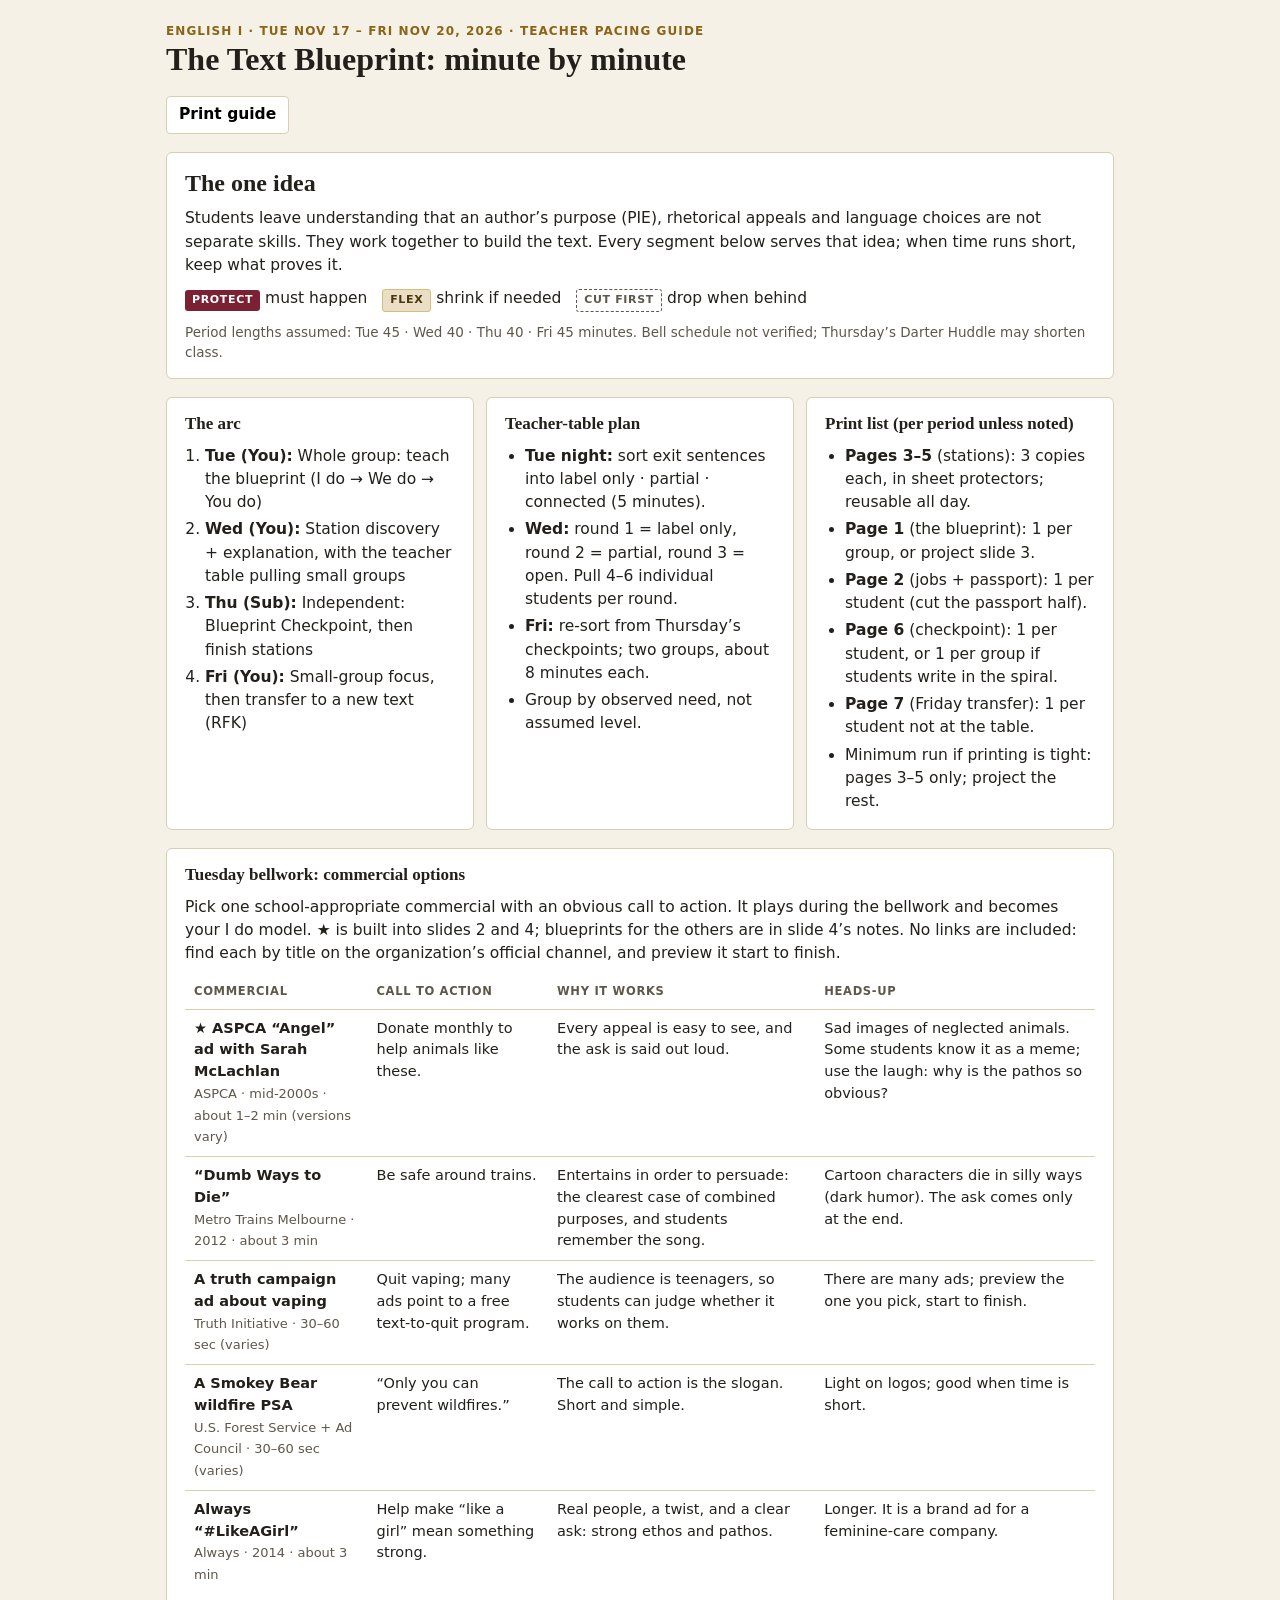
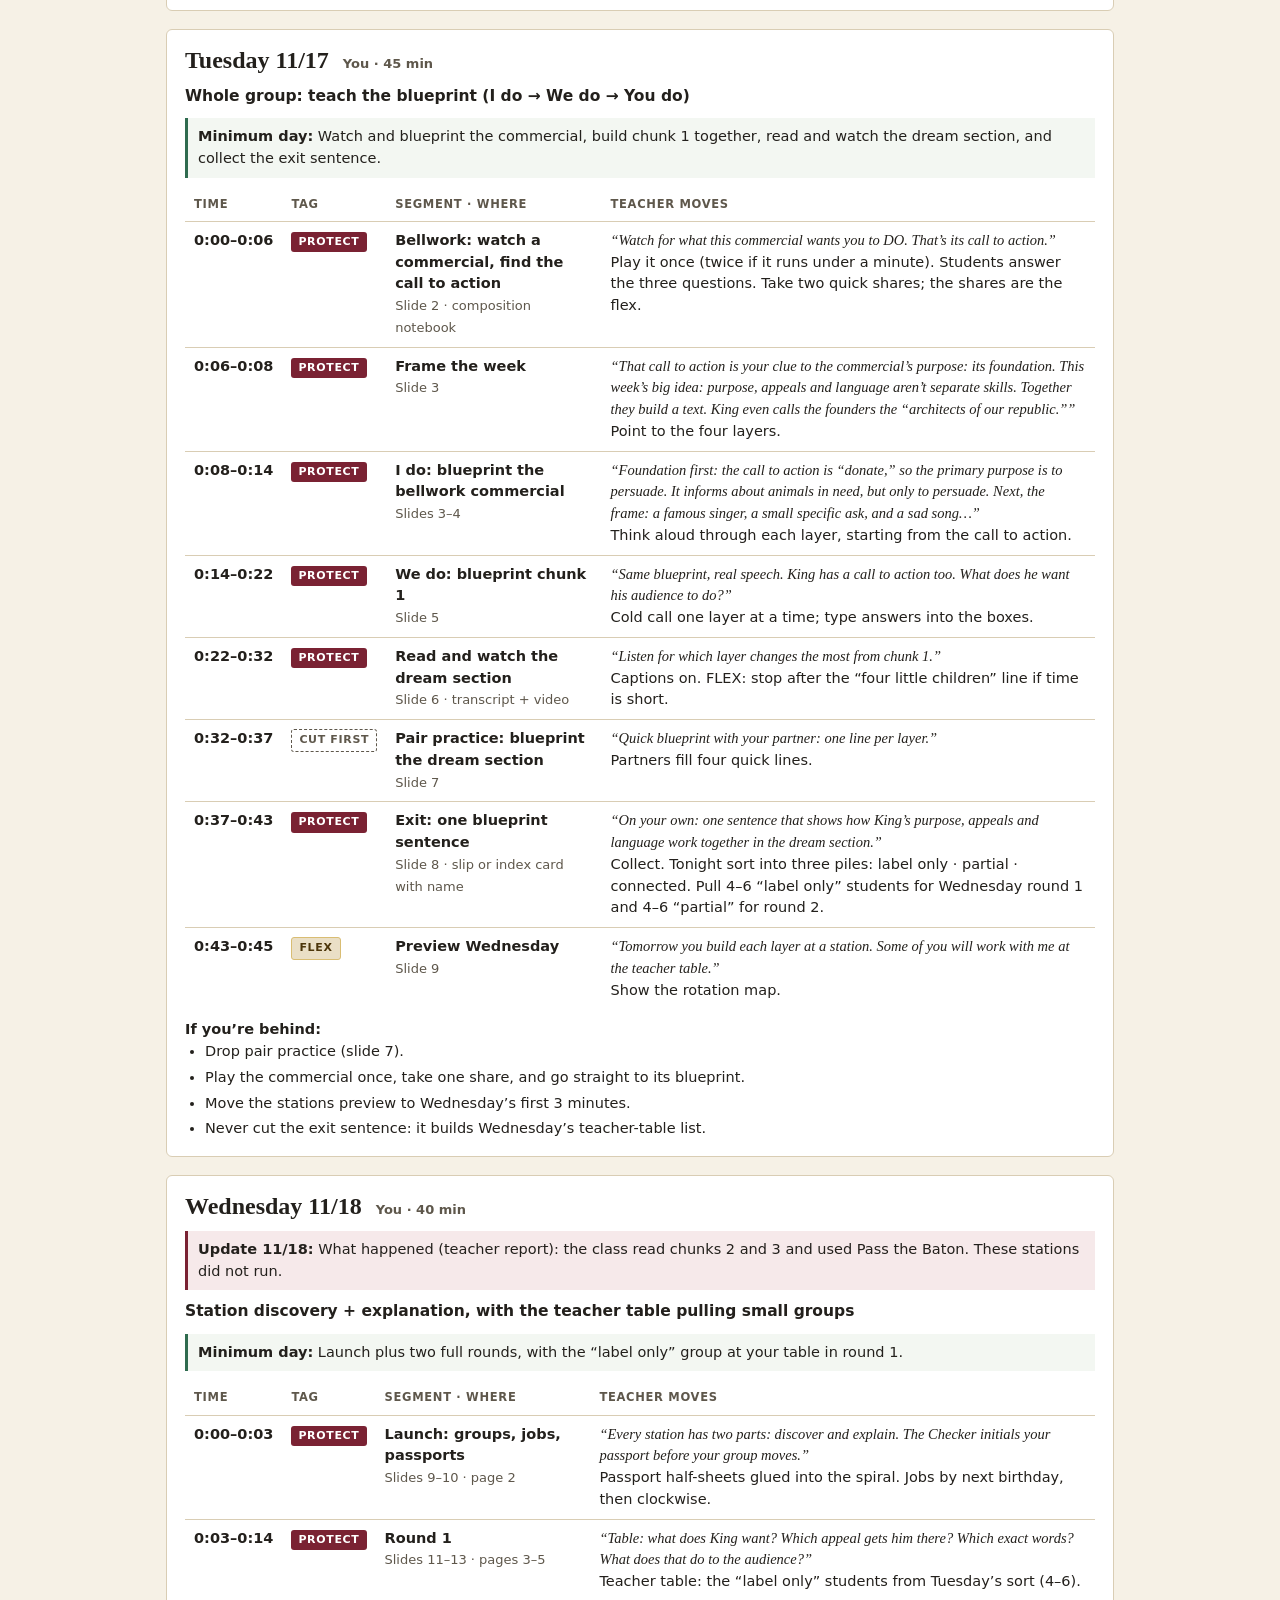
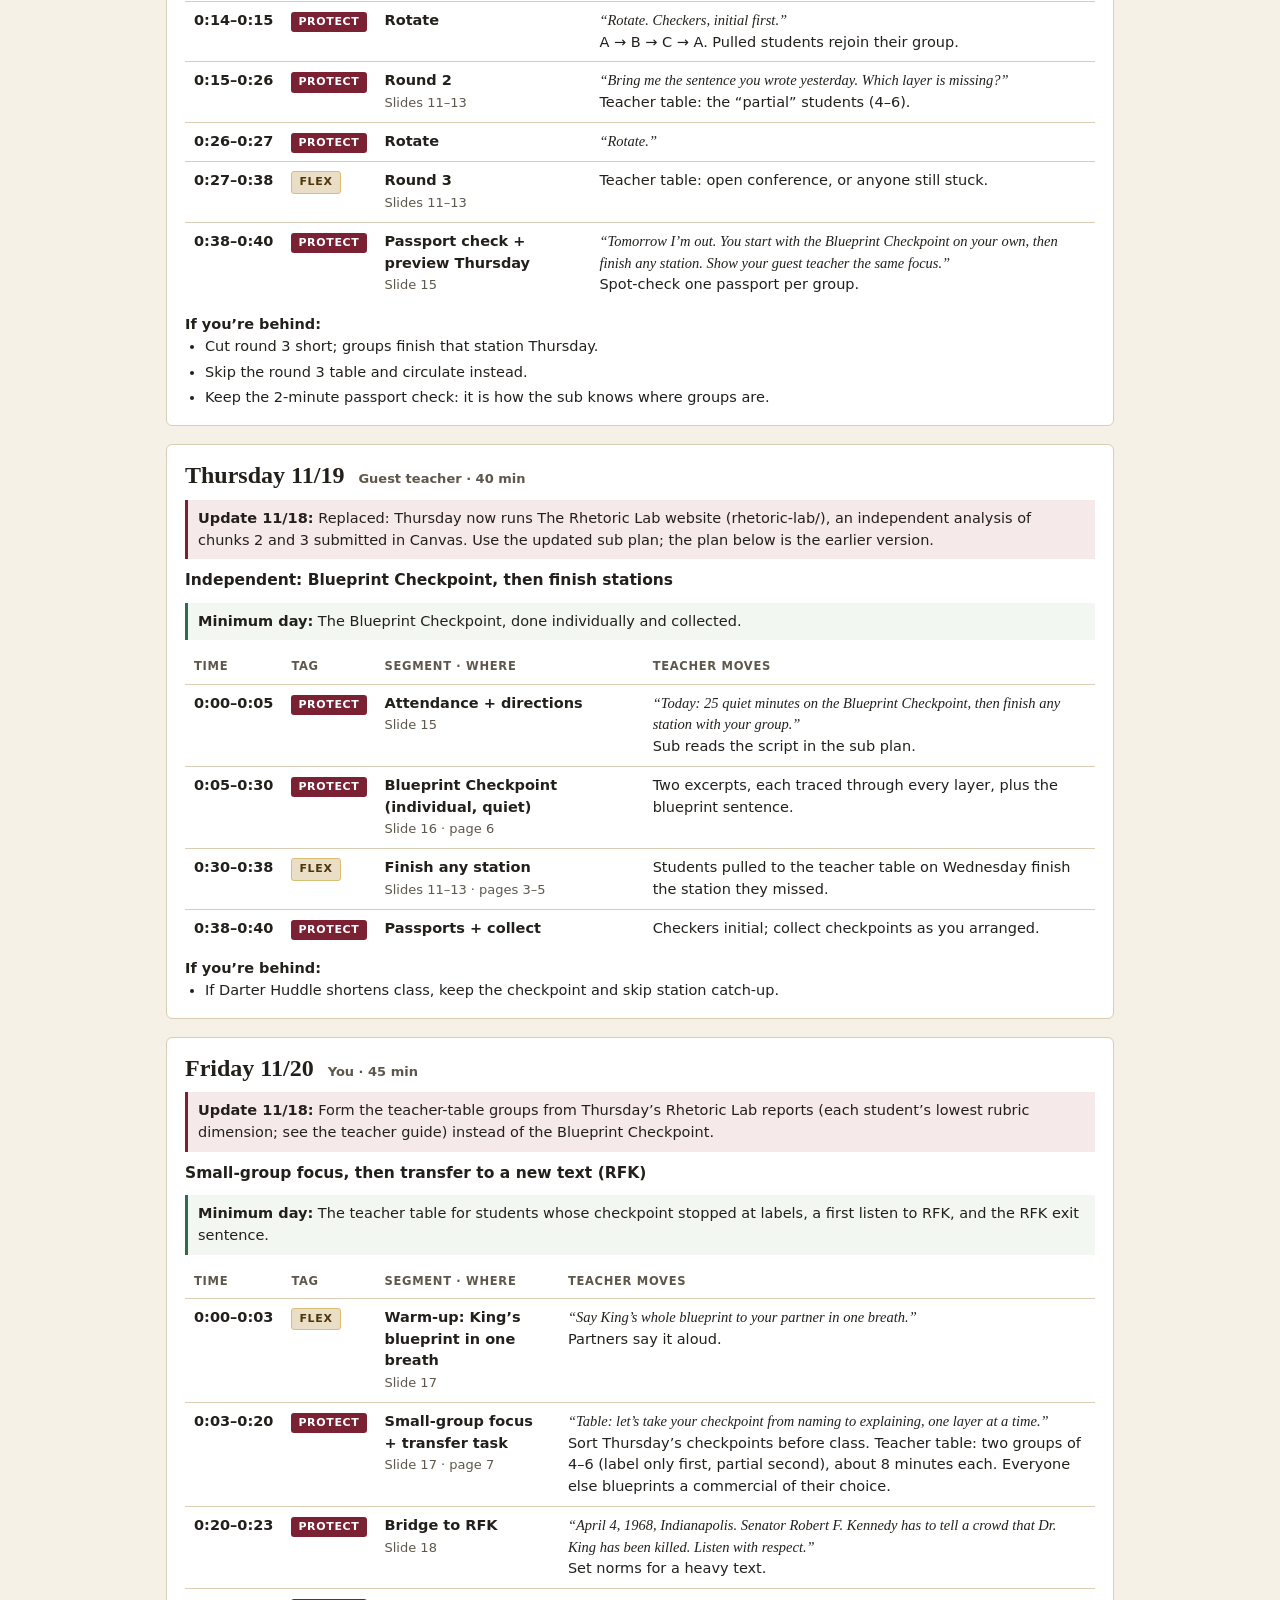
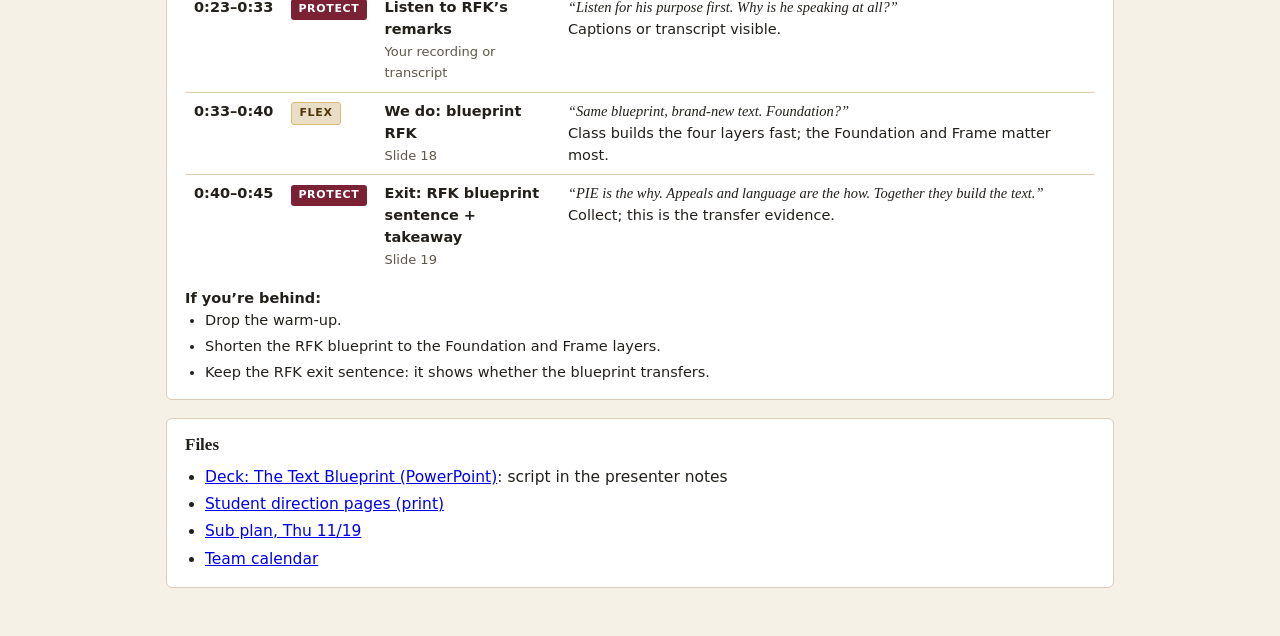
<file: unit-2-2-pacing-guide-nov-17-20.html>
<!doctype html>
<html lang="en">
<head>
<meta charset="utf-8">
<meta name="viewport" content="width=device-width, initial-scale=1, viewport-fit=cover">
<title>Text Blueprint Pacing Guide</title>
<meta name="description" content="Minute-by-minute teacher pacing guide for English I, Nov 17–20, 2026: The Text Blueprint.">
<style>
:root{
  /* Layout: one printable column per day; each minute block is a table row tagged PROTECT / FLEX / CUT FIRST so triage is visible at a glance. */
  --paper:#FFFFFF; --bg:#F6F1E6; --ink:#23201C; --ink-2:#5E574B; --rule:#D9CDB4;
  --p:#7A2233; --blue:#2F4E69; --green:#2F6B4F; --gold:#8A6417; --gold-fill:#B8892A; --tint:#EADFC6;
  --serif:"Iowan Old Style","Palatino Linotype",Palatino,"Book Antiqua",Georgia,serif;
  --sans:system-ui,-apple-system,"Segoe UI",Roboto,"Helvetica Neue",Arial,sans-serif;
  color-scheme:light;
}
*{box-sizing:border-box}
body{margin:0;background:var(--bg);color:var(--ink);font:15.5px/1.5 var(--sans)}
.wrap{max-width:980px;margin:0 auto;padding-block:22px 48px;padding-left:max(16px,env(safe-area-inset-left,0px));padding-right:max(16px,env(safe-area-inset-right,0px));display:flex;flex-direction:column;gap:18px}
h1,h2,h3{font-family:var(--serif);font-weight:600;line-height:1.2;margin:0;text-wrap:balance}
h1{font-size:32px} h2{font-size:24px} h3{font-size:17px}
p{margin:0}
.eyebrow{font-size:12px;letter-spacing:.09em;text-transform:uppercase;font-weight:700;color:var(--gold)}
.box{background:var(--paper);border:1px solid var(--rule);border-radius:6px;padding:16px 18px;display:flex;flex-direction:column;gap:10px;min-width:0}
.grid{display:grid;grid-template-columns:repeat(auto-fit,minmax(260px,1fr));gap:12px}
ul,ol{margin:0;padding-left:20px;display:flex;flex-direction:column;gap:4px}
.tag{display:inline-block;font-size:11px;font-weight:700;letter-spacing:.06em;padding:2px 7px;border-radius:3px;white-space:nowrap}
.protect{background:var(--p);color:#fff}
.flex{background:var(--tint);color:#4D360A;border:1px solid #D9BD73}
.cut{background:#fff;color:var(--ink-2);border:1px dashed var(--ink-2)}
.tbl{overflow-x:auto}
table{border-collapse:collapse;width:100%;font-size:14.5px}
th,td{text-align:left;vertical-align:top;padding:8px 9px;border-top:1px solid var(--rule)}
thead th{font-size:11.5px;letter-spacing:.06em;text-transform:uppercase;color:var(--ink-2);border-top:0}
td.t{font-variant-numeric:tabular-nums;white-space:nowrap;font-weight:600}
td.w b{display:block}
td .say{font-family:var(--serif);font-style:italic}
.day-h{display:flex;flex-wrap:wrap;gap:6px 14px;align-items:baseline}
.day-h .who{font-size:13px;font-weight:700;color:var(--ink-2)}
.minimum{background:#F3F7F2;border-left:3px solid var(--green);padding:8px 10px;font-size:14.5px}
.behind{font-size:14.5px}
.print{appearance:none;border:1px solid var(--rule);background:var(--paper);border-radius:4px;padding:6px 12px;font:inherit;font-weight:600;cursor:pointer;align-self:flex-start}
:focus-visible{outline:3px solid var(--blue);outline-offset:2px}
@media (max-width:620px){td.t{white-space:normal} .wrap{gap:14px} h1{font-size:26px}}
@media print{body{background:#fff;font-size:10pt} .wrap{padding:0;max-width:none;gap:10px} .print,.files{display:none} .box{border:0;padding:0;gap:6px} .day,#commercials{break-before:page} table{font-size:9pt;line-height:1.35} th,td{padding:4px 6px} .behind ul{gap:1px} .minimum{padding:5px 8px} tr{break-inside:avoid}}
</style>
</head>
<body><main class="wrap">
<div><p class="eyebrow">English I · Tue Nov 17 – Fri Nov 20, 2026 · Teacher pacing guide</p><h1>The Text Blueprint: minute by minute</h1></div>
<button class="print" type="button" onclick="try{window.print()}catch(e){}">Print guide</button>
<div class="box"><h2>The one idea</h2><p>Students leave understanding that an author’s purpose (PIE), rhetorical appeals and language choices are not separate skills. They work together to build the text. Every segment below serves that idea; when time runs short, keep what proves it.</p>
<p><span class="tag protect">PROTECT</span> must happen &nbsp; <span class="tag flex">FLEX</span> shrink if needed &nbsp; <span class="tag cut">CUT FIRST</span> drop when behind</p>
<p style="font-size:13.5px;color:var(--ink-2)">Period lengths assumed: Tue 45 · Wed 40 · Thu 40 · Fri 45 minutes. Bell schedule not verified; Thursday’s Darter Huddle may shorten class.</p></div>
<div class="grid">
<div class="box"><h3>The arc</h3><ol><li><b>Tue (You):</b> Whole group: teach the blueprint (I do → We do → You do)</li><li><b>Wed (You):</b> Station discovery + explanation, with the teacher table pulling small groups</li><li><b>Thu (Sub):</b> Independent: Blueprint Checkpoint, then finish stations</li><li><b>Fri (You):</b> Small-group focus, then transfer to a new text (RFK)</li></ol></div>
<div class="box"><h3>Teacher-table plan</h3><ul><li><b>Tue night:</b> sort exit sentences into label only · partial · connected (5 minutes).</li><li><b>Wed:</b> round 1 = label only, round 2 = partial, round 3 = open. Pull 4–6 individual students per round.</li><li><b>Fri:</b> re-sort from Thursday’s checkpoints; two groups, about 8 minutes each.</li><li>Group by observed need, not assumed level.</li></ul></div>
<div class="box"><h3>Print list (per period unless noted)</h3><ul><li><b>Pages 3–5</b> (stations): 3 copies each, in sheet protectors; reusable all day.</li><li><b>Page 1</b> (the blueprint): 1 per group, or project slide 3.</li><li><b>Page 2</b> (jobs + passport): 1 per student (cut the passport half).</li><li><b>Page 6</b> (checkpoint): 1 per student, or 1 per group if students write in the spiral.</li><li><b>Page 7</b> (Friday transfer): 1 per student not at the table.</li><li>Minimum run if printing is tight: pages 3–5 only; project the rest.</li></ul></div>
</div>
<div class="box" id="commercials"><h3>Tuesday bellwork: commercial options</h3><p>Pick one school-appropriate commercial with an obvious call to action. It plays during the bellwork and becomes your I do model. ★ is built into slides 2 and 4; blueprints for the others are in slide 4’s notes. No links are included: find each by title on the organization’s official channel, and preview it start to finish.</p>
<div class="tbl"><table><thead><tr><th scope="col">Commercial</th><th scope="col">Call to action</th><th scope="col">Why it works</th><th scope="col">Heads-up</th></tr></thead><tbody><tr><td><b>★ ASPCA “Angel” ad with Sarah McLachlan</b><br><span style="font-size:13px;color:var(--ink-2)">ASPCA · mid-2000s · about 1–2 min (versions vary)</span></td><td>Donate monthly to help animals like these.</td><td>Every appeal is easy to see, and the ask is said out loud.</td><td>Sad images of neglected animals. Some students know it as a meme; use the laugh: why is the pathos so obvious?</td></tr><tr><td><b>“Dumb Ways to Die”</b><br><span style="font-size:13px;color:var(--ink-2)">Metro Trains Melbourne · 2012 · about 3 min</span></td><td>Be safe around trains.</td><td>Entertains in order to persuade: the clearest case of combined purposes, and students remember the song.</td><td>Cartoon characters die in silly ways (dark humor). The ask comes only at the end.</td></tr><tr><td><b>A truth campaign ad about vaping</b><br><span style="font-size:13px;color:var(--ink-2)">Truth Initiative · 30–60 sec (varies)</span></td><td>Quit vaping; many ads point to a free text-to-quit program.</td><td>The audience is teenagers, so students can judge whether it works on them.</td><td>There are many ads; preview the one you pick, start to finish.</td></tr><tr><td><b>A Smokey Bear wildfire PSA</b><br><span style="font-size:13px;color:var(--ink-2)">U.S. Forest Service + Ad Council · 30–60 sec (varies)</span></td><td>“Only you can prevent wildfires.”</td><td>The call to action is the slogan. Short and simple.</td><td>Light on logos; good when time is short.</td></tr><tr><td><b>Always “#LikeAGirl”</b><br><span style="font-size:13px;color:var(--ink-2)">Always · 2014 · about 3 min</span></td><td>Help make “like a girl” mean something strong.</td><td>Real people, a twist, and a clear ask: strong ethos and pathos.</td><td>Longer. It is a brand ad for a feminine-care company.</td></tr></tbody></table></div></div>
<section class="box day" aria-labelledby="h-tue">
<div class="day-h"><h2 id="h-tue">Tuesday 11/17</h2><span class="who">You · 45 min</span></div>

<p><b>Whole group: teach the blueprint (I do → We do → You do)</b></p>
<p class="minimum"><b>Minimum day:</b> Watch and blueprint the commercial, build chunk 1 together, read and watch the dream section, and collect the exit sentence.</p>
<div class="tbl"><table><thead><tr><th scope="col">Time</th><th scope="col">Tag</th><th scope="col">Segment · where</th><th scope="col">Teacher moves</th></tr></thead><tbody>
<tr><td class="t">0:00–0:06</td><td><span class="tag protect">PROTECT</span></td><td class="w"><b>Bellwork: watch a commercial, find the call to action</b><span style="font-size:13px;color:var(--ink-2)">Slide 2 · composition notebook</span></td><td><span class="say">“Watch for what this commercial wants you to DO. That’s its call to action.”</span><br>Play it once (twice if it runs under a minute). Students answer the three questions. Take two quick shares; the shares are the flex.</td></tr>
<tr><td class="t">0:06–0:08</td><td><span class="tag protect">PROTECT</span></td><td class="w"><b>Frame the week</b><span style="font-size:13px;color:var(--ink-2)">Slide 3</span></td><td><span class="say">“That call to action is your clue to the commercial’s purpose: its foundation. This week’s big idea: purpose, appeals and language aren’t separate skills. Together they build a text. King even calls the founders the “architects of our republic.””</span><br>Point to the four layers.</td></tr>
<tr><td class="t">0:08–0:14</td><td><span class="tag protect">PROTECT</span></td><td class="w"><b>I do: blueprint the bellwork commercial</b><span style="font-size:13px;color:var(--ink-2)">Slides 3–4</span></td><td><span class="say">“Foundation first: the call to action is “donate,” so the primary purpose is to persuade. It informs about animals in need, but only to persuade. Next, the frame: a famous singer, a small specific ask, and a sad song…”</span><br>Think aloud through each layer, starting from the call to action.</td></tr>
<tr><td class="t">0:14–0:22</td><td><span class="tag protect">PROTECT</span></td><td class="w"><b>We do: blueprint chunk 1</b><span style="font-size:13px;color:var(--ink-2)">Slide 5</span></td><td><span class="say">“Same blueprint, real speech. King has a call to action too. What does he want his audience to do?”</span><br>Cold call one layer at a time; type answers into the boxes.</td></tr>
<tr><td class="t">0:22–0:32</td><td><span class="tag protect">PROTECT</span></td><td class="w"><b>Read and watch the dream section</b><span style="font-size:13px;color:var(--ink-2)">Slide 6 · transcript + video</span></td><td><span class="say">“Listen for which layer changes the most from chunk 1.”</span><br>Captions on. FLEX: stop after the “four little children” line if time is short.</td></tr>
<tr><td class="t">0:32–0:37</td><td><span class="tag cut">CUT FIRST</span></td><td class="w"><b>Pair practice: blueprint the dream section</b><span style="font-size:13px;color:var(--ink-2)">Slide 7</span></td><td><span class="say">“Quick blueprint with your partner: one line per layer.”</span><br>Partners fill four quick lines.</td></tr>
<tr><td class="t">0:37–0:43</td><td><span class="tag protect">PROTECT</span></td><td class="w"><b>Exit: one blueprint sentence</b><span style="font-size:13px;color:var(--ink-2)">Slide 8 · slip or index card with name</span></td><td><span class="say">“On your own: one sentence that shows how King’s purpose, appeals and language work together in the dream section.”</span><br>Collect. Tonight sort into three piles: label only · partial · connected. Pull 4–6 “label only” students for Wednesday round 1 and 4–6 “partial” for round 2.</td></tr>
<tr><td class="t">0:43–0:45</td><td><span class="tag flex">FLEX</span></td><td class="w"><b>Preview Wednesday</b><span style="font-size:13px;color:var(--ink-2)">Slide 9</span></td><td><span class="say">“Tomorrow you build each layer at a station. Some of you will work with me at the teacher table.”</span><br>Show the rotation map.</td></tr>
</tbody></table></div>
<div class="behind"><b>If you’re behind:</b><ul><li>Drop pair practice (slide 7).</li><li>Play the commercial once, take one share, and go straight to its blueprint.</li><li>Move the stations preview to Wednesday’s first 3 minutes.</li><li>Never cut the exit sentence: it builds Wednesday’s teacher-table list.</li></ul></div>
</section>
<section class="box day" aria-labelledby="h-wed">
<div class="day-h"><h2 id="h-wed">Wednesday 11/18</h2><span class="who">You · 40 min</span></div>
<p class="minimum" style="border-left-color:var(--p);background:#F6E9EA"><b>Update 11/18:</b> What happened (teacher report): the class read chunks 2 and 3 and used Pass the Baton. These stations did not run.</p>
<p><b>Station discovery + explanation, with the teacher table pulling small groups</b></p>
<p class="minimum"><b>Minimum day:</b> Launch plus two full rounds, with the “label only” group at your table in round 1.</p>
<div class="tbl"><table><thead><tr><th scope="col">Time</th><th scope="col">Tag</th><th scope="col">Segment · where</th><th scope="col">Teacher moves</th></tr></thead><tbody>
<tr><td class="t">0:00–0:03</td><td><span class="tag protect">PROTECT</span></td><td class="w"><b>Launch: groups, jobs, passports</b><span style="font-size:13px;color:var(--ink-2)">Slides 9–10 · page 2</span></td><td><span class="say">“Every station has two parts: discover and explain. The Checker initials your passport before your group moves.”</span><br>Passport half-sheets glued into the spiral. Jobs by next birthday, then clockwise.</td></tr>
<tr><td class="t">0:03–0:14</td><td><span class="tag protect">PROTECT</span></td><td class="w"><b>Round 1</b><span style="font-size:13px;color:var(--ink-2)">Slides 11–13 · pages 3–5</span></td><td><span class="say">“Table: what does King want? Which appeal gets him there? Which exact words? What does that do to the audience?”</span><br>Teacher table: the “label only” students from Tuesday’s sort (4–6).</td></tr>
<tr><td class="t">0:14–0:15</td><td><span class="tag protect">PROTECT</span></td><td class="w"><b>Rotate</b></td><td><span class="say">“Rotate. Checkers, initial first.”</span><br>A → B → C → A. Pulled students rejoin their group.</td></tr>
<tr><td class="t">0:15–0:26</td><td><span class="tag protect">PROTECT</span></td><td class="w"><b>Round 2</b><span style="font-size:13px;color:var(--ink-2)">Slides 11–13</span></td><td><span class="say">“Bring me the sentence you wrote yesterday. Which layer is missing?”</span><br>Teacher table: the “partial” students (4–6).</td></tr>
<tr><td class="t">0:26–0:27</td><td><span class="tag protect">PROTECT</span></td><td class="w"><b>Rotate</b></td><td><span class="say">“Rotate.”</span><br></td></tr>
<tr><td class="t">0:27–0:38</td><td><span class="tag flex">FLEX</span></td><td class="w"><b>Round 3</b><span style="font-size:13px;color:var(--ink-2)">Slides 11–13</span></td><td>Teacher table: open conference, or anyone still stuck.</td></tr>
<tr><td class="t">0:38–0:40</td><td><span class="tag protect">PROTECT</span></td><td class="w"><b>Passport check + preview Thursday</b><span style="font-size:13px;color:var(--ink-2)">Slide 15</span></td><td><span class="say">“Tomorrow I’m out. You start with the Blueprint Checkpoint on your own, then finish any station. Show your guest teacher the same focus.”</span><br>Spot-check one passport per group.</td></tr>
</tbody></table></div>
<div class="behind"><b>If you’re behind:</b><ul><li>Cut round 3 short; groups finish that station Thursday.</li><li>Skip the round 3 table and circulate instead.</li><li>Keep the 2-minute passport check: it is how the sub knows where groups are.</li></ul></div>
</section>
<section class="box day" aria-labelledby="h-thu">
<div class="day-h"><h2 id="h-thu">Thursday 11/19</h2><span class="who">Guest teacher · 40 min</span></div>
<p class="minimum" style="border-left-color:var(--p);background:#F6E9EA"><b>Update 11/18:</b> Replaced: Thursday now runs The Rhetoric Lab website (rhetoric-lab/), an independent analysis of chunks 2 and 3 submitted in Canvas. Use the updated sub plan; the plan below is the earlier version.</p>
<p><b>Independent: Blueprint Checkpoint, then finish stations</b></p>
<p class="minimum"><b>Minimum day:</b> The Blueprint Checkpoint, done individually and collected.</p>
<div class="tbl"><table><thead><tr><th scope="col">Time</th><th scope="col">Tag</th><th scope="col">Segment · where</th><th scope="col">Teacher moves</th></tr></thead><tbody>
<tr><td class="t">0:00–0:05</td><td><span class="tag protect">PROTECT</span></td><td class="w"><b>Attendance + directions</b><span style="font-size:13px;color:var(--ink-2)">Slide 15</span></td><td><span class="say">“Today: 25 quiet minutes on the Blueprint Checkpoint, then finish any station with your group.”</span><br>Sub reads the script in the sub plan.</td></tr>
<tr><td class="t">0:05–0:30</td><td><span class="tag protect">PROTECT</span></td><td class="w"><b>Blueprint Checkpoint (individual, quiet)</b><span style="font-size:13px;color:var(--ink-2)">Slide 16 · page 6</span></td><td>Two excerpts, each traced through every layer, plus the blueprint sentence.</td></tr>
<tr><td class="t">0:30–0:38</td><td><span class="tag flex">FLEX</span></td><td class="w"><b>Finish any station</b><span style="font-size:13px;color:var(--ink-2)">Slides 11–13 · pages 3–5</span></td><td>Students pulled to the teacher table on Wednesday finish the station they missed.</td></tr>
<tr><td class="t">0:38–0:40</td><td><span class="tag protect">PROTECT</span></td><td class="w"><b>Passports + collect</b></td><td>Checkers initial; collect checkpoints as you arranged.</td></tr>
</tbody></table></div>
<div class="behind"><b>If you’re behind:</b><ul><li>If Darter Huddle shortens class, keep the checkpoint and skip station catch-up.</li></ul></div>
</section>
<section class="box day" aria-labelledby="h-fri">
<div class="day-h"><h2 id="h-fri">Friday 11/20</h2><span class="who">You · 45 min</span></div>
<p class="minimum" style="border-left-color:var(--p);background:#F6E9EA"><b>Update 11/18:</b> Form the teacher-table groups from Thursday’s Rhetoric Lab reports (each student’s lowest rubric dimension; see the teacher guide) instead of the Blueprint Checkpoint.</p>
<p><b>Small-group focus, then transfer to a new text (RFK)</b></p>
<p class="minimum"><b>Minimum day:</b> The teacher table for students whose checkpoint stopped at labels, a first listen to RFK, and the RFK exit sentence.</p>
<div class="tbl"><table><thead><tr><th scope="col">Time</th><th scope="col">Tag</th><th scope="col">Segment · where</th><th scope="col">Teacher moves</th></tr></thead><tbody>
<tr><td class="t">0:00–0:03</td><td><span class="tag flex">FLEX</span></td><td class="w"><b>Warm-up: King’s blueprint in one breath</b><span style="font-size:13px;color:var(--ink-2)">Slide 17</span></td><td><span class="say">“Say King’s whole blueprint to your partner in one breath.”</span><br>Partners say it aloud.</td></tr>
<tr><td class="t">0:03–0:20</td><td><span class="tag protect">PROTECT</span></td><td class="w"><b>Small-group focus + transfer task</b><span style="font-size:13px;color:var(--ink-2)">Slide 17 · page 7</span></td><td><span class="say">“Table: let’s take your checkpoint from naming to explaining, one layer at a time.”</span><br>Sort Thursday’s checkpoints before class. Teacher table: two groups of 4–6 (label only first, partial second), about 8 minutes each. Everyone else blueprints a commercial of their choice.</td></tr>
<tr><td class="t">0:20–0:23</td><td><span class="tag protect">PROTECT</span></td><td class="w"><b>Bridge to RFK</b><span style="font-size:13px;color:var(--ink-2)">Slide 18</span></td><td><span class="say">“April 4, 1968, Indianapolis. Senator Robert F. Kennedy has to tell a crowd that Dr. King has been killed. Listen with respect.”</span><br>Set norms for a heavy text.</td></tr>
<tr><td class="t">0:23–0:33</td><td><span class="tag protect">PROTECT</span></td><td class="w"><b>Listen to RFK’s remarks</b><span style="font-size:13px;color:var(--ink-2)">Your recording or transcript</span></td><td><span class="say">“Listen for his purpose first. Why is he speaking at all?”</span><br>Captions or transcript visible.</td></tr>
<tr><td class="t">0:33–0:40</td><td><span class="tag flex">FLEX</span></td><td class="w"><b>We do: blueprint RFK</b><span style="font-size:13px;color:var(--ink-2)">Slide 18</span></td><td><span class="say">“Same blueprint, brand-new text. Foundation?”</span><br>Class builds the four layers fast; the Foundation and Frame matter most.</td></tr>
<tr><td class="t">0:40–0:45</td><td><span class="tag protect">PROTECT</span></td><td class="w"><b>Exit: RFK blueprint sentence + takeaway</b><span style="font-size:13px;color:var(--ink-2)">Slide 19</span></td><td><span class="say">“PIE is the why. Appeals and language are the how. Together they build the text.”</span><br>Collect; this is the transfer evidence.</td></tr>
</tbody></table></div>
<div class="behind"><b>If you’re behind:</b><ul><li>Drop the warm-up.</li><li>Shorten the RFK blueprint to the Foundation and Frame layers.</li><li>Keep the RFK exit sentence: it shows whether the blueprint transfers.</li></ul></div>
</section>
<div class="box files"><h3>Files</h3><ul><li><a href="lumio/text-blueprint-nov-17-20.pptx">Deck: The Text Blueprint (PowerPoint)</a>: script in the presenter notes</li><li><a href="unit-2-2-blueprint-student-pages.html">Student direction pages (print)</a></li><li><a href="unit-2-2-sub-plan-nov-19.html">Sub plan, Thu 11/19</a></li><li><a href="unit-2-2-dashboard.html">Team calendar</a></li></ul></div>
</main></body></html>
</file>
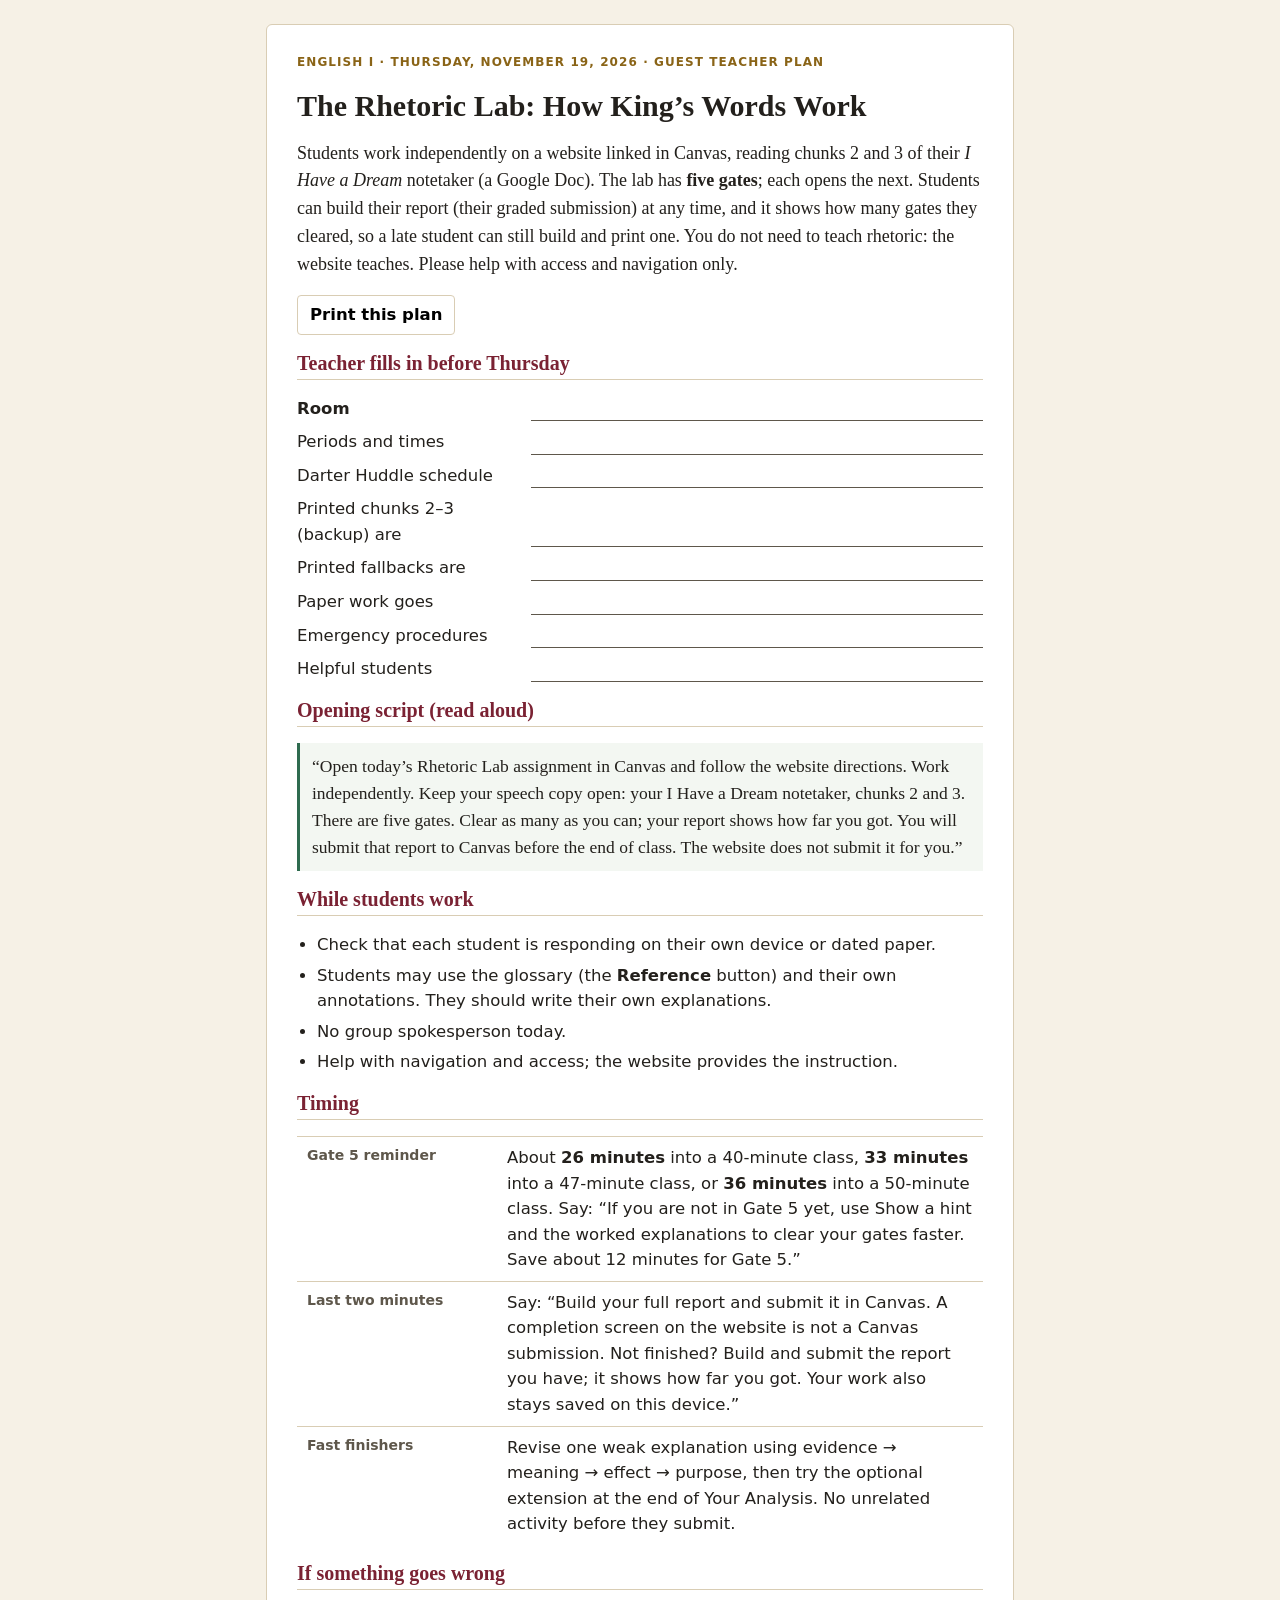
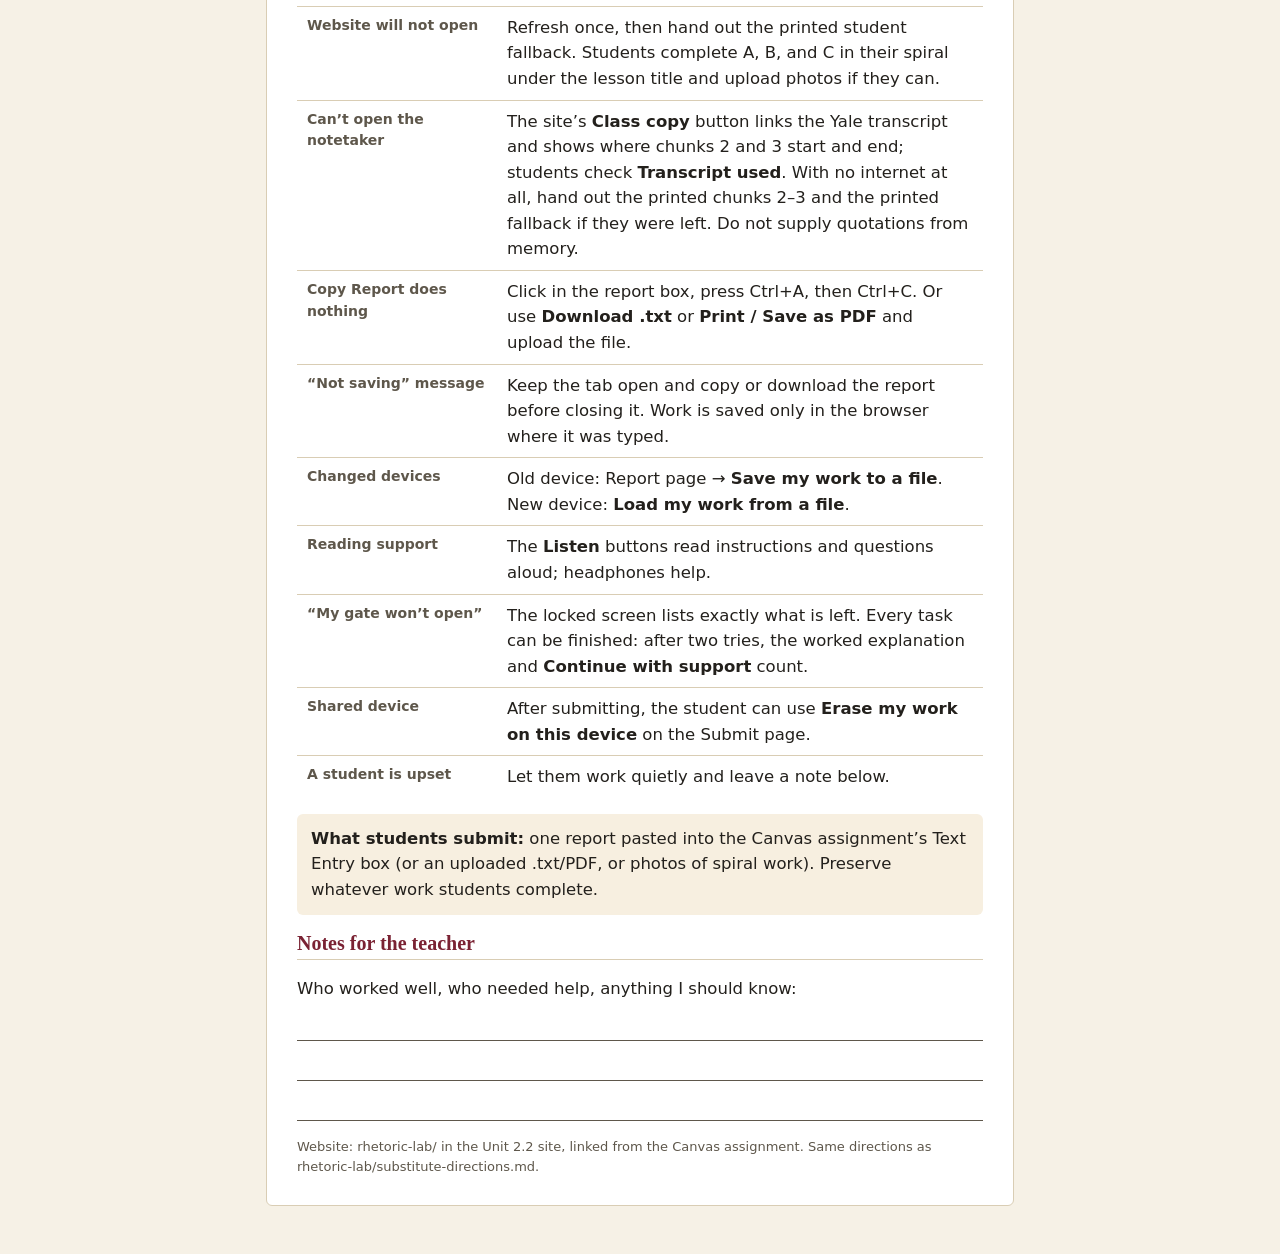
<file: unit-2-2-sub-plan-nov-19.html>
<!doctype html>
<html lang="en">
<head>
<meta charset="utf-8">
<meta name="viewport" content="width=device-width, initial-scale=1, viewport-fit=cover">
<title>Sub Plan · English I · Thu Nov 19</title>
<meta name="description" content="Guest teacher plan for English I, Thursday Nov 19, 2026: The Rhetoric Lab, an independent website lesson submitted in Canvas.">
<style>
:root{--paper:#FFFFFF;--bg:#F6F1E6;--ink:#23201C;--ink-2:#5E574B;--rule:#D9CDB4;--p:#7A2233;--green:#2F6B4F;--gold:#8A6417;--blue:#2F4E69;
  --serif:"Iowan Old Style","Palatino Linotype",Palatino,"Book Antiqua",Georgia,serif;--sans:system-ui,-apple-system,"Segoe UI",Roboto,"Helvetica Neue",Arial,sans-serif;color-scheme:light}
*{box-sizing:border-box}
body{margin:0;background:var(--bg);color:var(--ink);font:16.5px/1.55 var(--sans)}
.wrap{max-width:780px;margin:0 auto;padding-block:24px 48px;padding-left:max(16px,env(safe-area-inset-left,0px));padding-right:max(16px,env(safe-area-inset-right,0px))}
.sheet{background:var(--paper);border:1px solid var(--rule);border-radius:6px;padding:28px 30px;display:flex;flex-direction:column;gap:16px}
h1,h2{font-family:var(--serif);font-weight:600;line-height:1.2;margin:0;text-wrap:balance}
h1{font-size:30px}
h2{font-size:20px;color:var(--p);border-bottom:1px solid var(--rule);padding-bottom:4px}
.eyebrow{font-size:12px;letter-spacing:.09em;text-transform:uppercase;font-weight:700;color:var(--gold)}
p{margin:0}
ul{margin:0;padding-left:20px;display:flex;flex-direction:column;gap:5px}
.lead{font-family:var(--serif);font-size:18px}
.fill{display:grid;grid-template-columns:220px minmax(0,1fr);gap:8px 14px;align-items:end}
.fill span:first-child{font-weight:600}
.blank{display:block;border-bottom:1px solid var(--ink-2);min-height:24px}
table{border-collapse:collapse;width:100%}
th,td{text-align:left;vertical-align:top;padding:8px 10px;border-top:1px solid var(--rule)}
th{width:200px;font-size:14px;color:var(--ink-2)}
.say{font-family:var(--serif);font-size:17.5px;background:#F3F7F2;border-left:3px solid var(--green);padding:10px 12px}
.key{background:#F7EFE0;border-radius:6px;padding:12px 14px}
footer{font-size:13px;color:var(--ink-2)}
a{color:var(--blue)}
.print{appearance:none;border:1px solid var(--rule);background:var(--paper);border-radius:4px;padding:6px 12px;font:inherit;font-weight:600;cursor:pointer;align-self:flex-start}
:focus-visible{outline:3px solid var(--blue);outline-offset:2px}
@media (max-width:560px){.fill{grid-template-columns:1fr;gap:2px 0} .sheet{padding:20px 16px} th{display:block;width:auto} td{display:block;border-top:0;padding-top:0}}
@media print{body{background:#fff;font-size:10pt;line-height:1.4} .wrap{padding:0;max-width:none} .sheet{border:0;padding:0;gap:8px} .print{display:none} h1{font-size:20pt} h2{font-size:12.5pt;break-after:avoid} .fill{gap:3px 14px} .blank{min-height:18px} th,td{padding:4px 8px} .say{font-size:10.5pt;padding:6px 10px} table,ul,.key{break-inside:avoid}}
</style>
</head>
<body>
<main class="wrap"><div class="sheet">
<p class="eyebrow">English I · Thursday, November 19, 2026 · Guest teacher plan</p>
<h1>The Rhetoric Lab: How King’s Words Work</h1>
<p class="lead">Students work independently on a website linked in Canvas, reading chunks 2 and 3 of their <i>I Have a Dream</i> notetaker (a Google Doc). The lab has <b>five gates</b>; each opens the next. Students can build their report (their graded submission) at any time, and it shows how many gates they cleared, so a late student can still build and print one. You do not need to teach rhetoric: the website teaches. Please help with access and navigation only.</p>
<button class="print" type="button" onclick="try{window.print()}catch(e){}">Print this plan</button>
<h2>Teacher fills in before Thursday</h2>
<div class="fill"><span>Room</span><span class="blank"></span><span>Periods and times</span><span class="blank"></span><span>Darter Huddle schedule</span><span class="blank"></span><span>Printed chunks 2–3 (backup) are</span><span class="blank"></span><span>Printed fallbacks are</span><span class="blank"></span><span>Paper work goes</span><span class="blank"></span><span>Emergency procedures</span><span class="blank"></span><span>Helpful students</span><span class="blank"></span></div>
<h2>Opening script (read aloud)</h2>
<p class="say">“Open today’s Rhetoric Lab assignment in Canvas and follow the website directions. Work independently. Keep your speech copy open: your I Have a Dream notetaker, chunks 2 and 3. There are five gates. Clear as many as you can; your report shows how far you got. You will submit that report to Canvas before the end of class. The website does not submit it for you.”</p>
<h2>While students work</h2>
<ul><li>Check that each student is responding on their own device or dated paper.</li><li>Students may use the glossary (the <b>Reference</b> button) and their own annotations. They should write their own explanations.</li><li>No group spokesperson today.</li><li>Help with navigation and access; the website provides the instruction.</li></ul>
<h2>Timing</h2>
<table><tbody>
<tr><th scope="row">Gate 5 reminder</th><td>About <b>26 minutes</b> into a 40-minute class, <b>33 minutes</b> into a 47-minute class, or <b>36 minutes</b> into a 50-minute class. Say: “If you are not in Gate 5 yet, use Show a hint and the worked explanations to clear your gates faster. Save about 12 minutes for Gate 5.”</td></tr>
<tr><th scope="row">Last two minutes</th><td>Say: “Build your full report and submit it in Canvas. A completion screen on the website is not a Canvas submission. Not finished? Build and submit the report you have; it shows how far you got. Your work also stays saved on this device.”</td></tr>
<tr><th scope="row">Fast finishers</th><td>Revise one weak explanation using evidence → meaning → effect → purpose, then try the optional extension at the end of Your Analysis. No unrelated activity before they submit.</td></tr>
</tbody></table>
<h2>If something goes wrong</h2>
<table><tbody>
<tr><th scope="row">Website will not open</th><td>Refresh once, then hand out the printed student fallback. Students complete A, B, and C in their spiral under the lesson title and upload photos if they can.</td></tr>
<tr><th scope="row">Can’t open the notetaker</th><td>The site’s <b>Class copy</b> button links the Yale transcript and shows where chunks 2 and 3 start and end; students check <b>Transcript used</b>. With no internet at all, hand out the printed chunks 2–3 and the printed fallback if they were left. Do not supply quotations from memory.</td></tr>
<tr><th scope="row">Copy Report does nothing</th><td>Click in the report box, press Ctrl+A, then Ctrl+C. Or use <b>Download .txt</b> or <b>Print / Save as PDF</b> and upload the file.</td></tr>
<tr><th scope="row">“Not saving” message</th><td>Keep the tab open and copy or download the report before closing it. Work is saved only in the browser where it was typed.</td></tr>
<tr><th scope="row">Changed devices</th><td>Old device: Report page → <b>Save my work to a file</b>. New device: <b>Load my work from a file</b>.</td></tr>
<tr><th scope="row">Reading support</th><td>The <b>Listen</b> buttons read instructions and questions aloud; headphones help.</td></tr>
<tr><th scope="row">“My gate won’t open”</th><td>The locked screen lists exactly what is left. Every task can be finished: after two tries, the worked explanation and <b>Continue with support</b> count.</td></tr>
<tr><th scope="row">Shared device</th><td>After submitting, the student can use <b>Erase my work on this device</b> on the Submit page.</td></tr>
<tr><th scope="row">A student is upset</th><td>Let them work quietly and leave a note below.</td></tr>
</tbody></table>
<div class="key"><p><b>What students submit:</b> one report pasted into the Canvas assignment’s Text Entry box (or an uploaded .txt/PDF, or photos of spiral work). Preserve whatever work students complete.</p></div>
<h2>Notes for the teacher</h2>
<p>Who worked well, who needed help, anything I should know:</p><span class="blank"></span><span class="blank"></span><span class="blank"></span>
<footer>Website: rhetoric-lab/ in the Unit 2.2 site, linked from the Canvas assignment. Same directions as rhetoric-lab/substitute-directions.md.</footer>
</div></main>
</body>
</html>
</file>
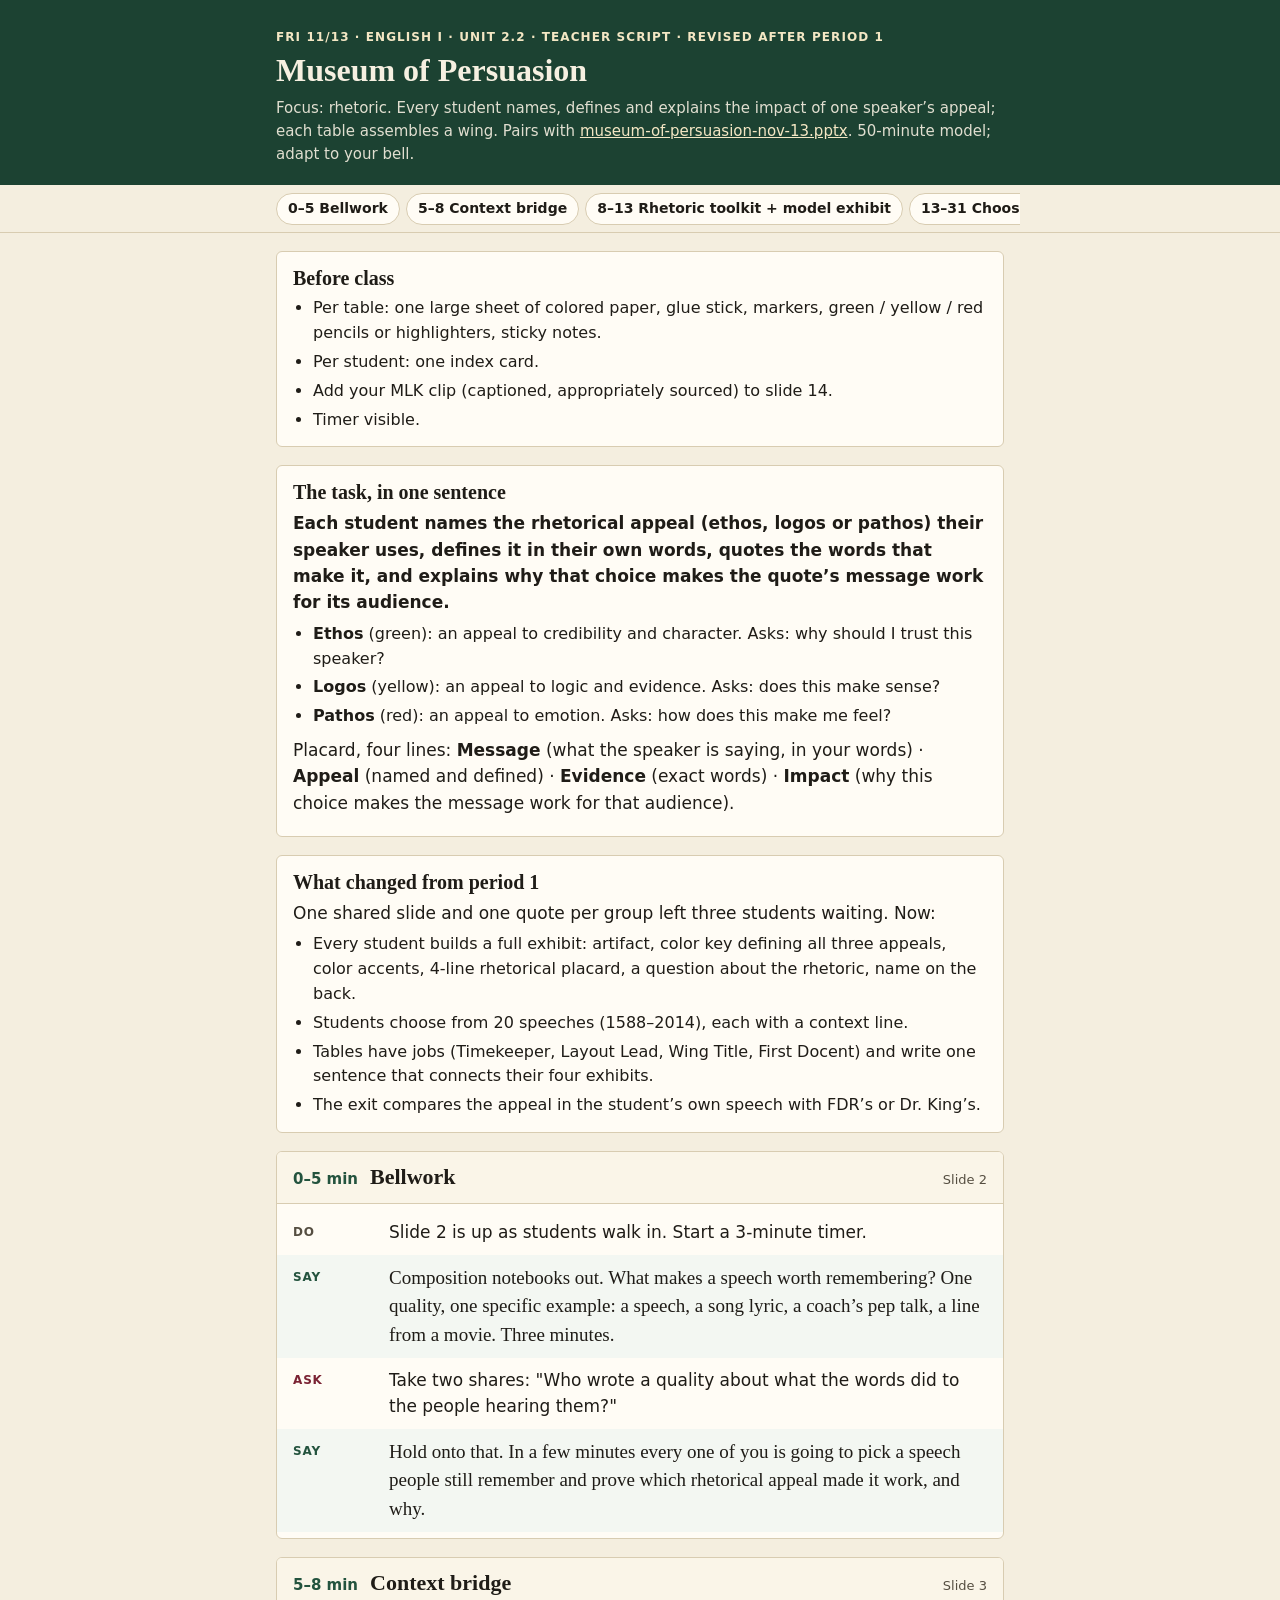
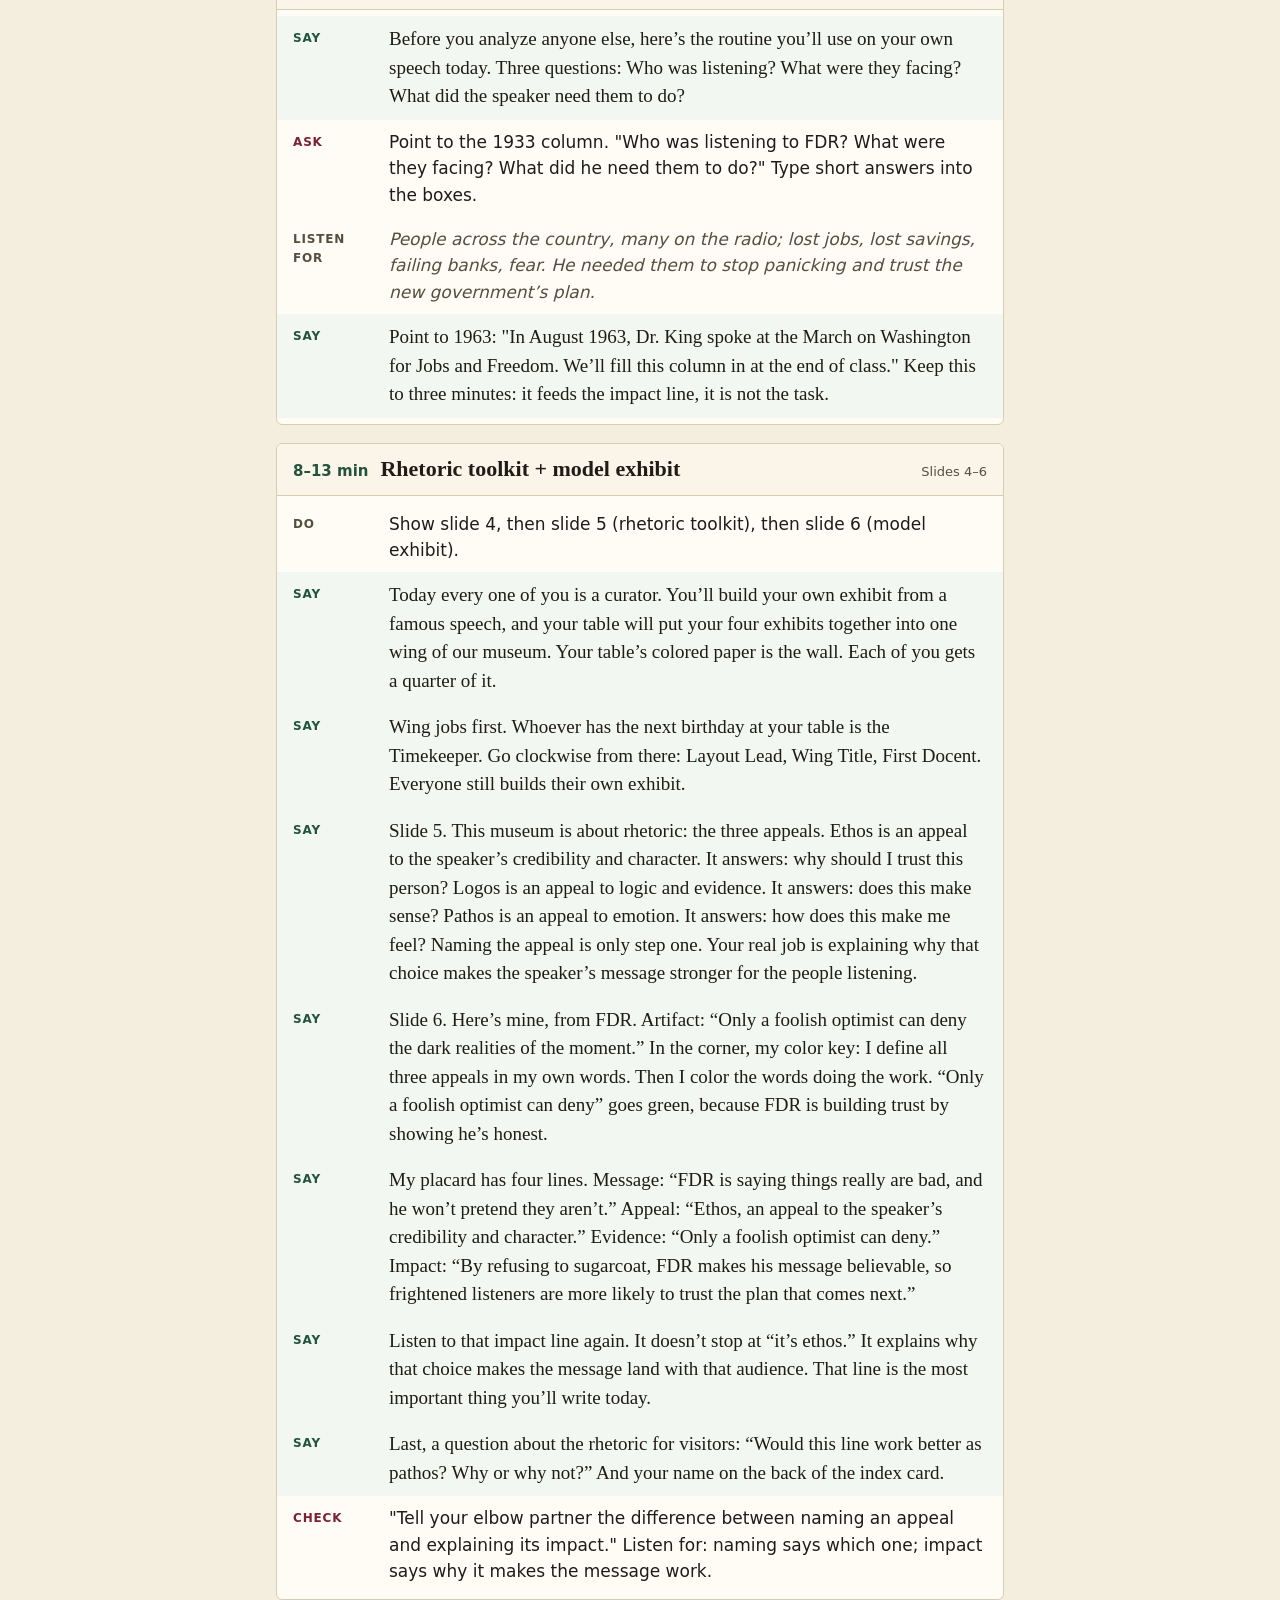
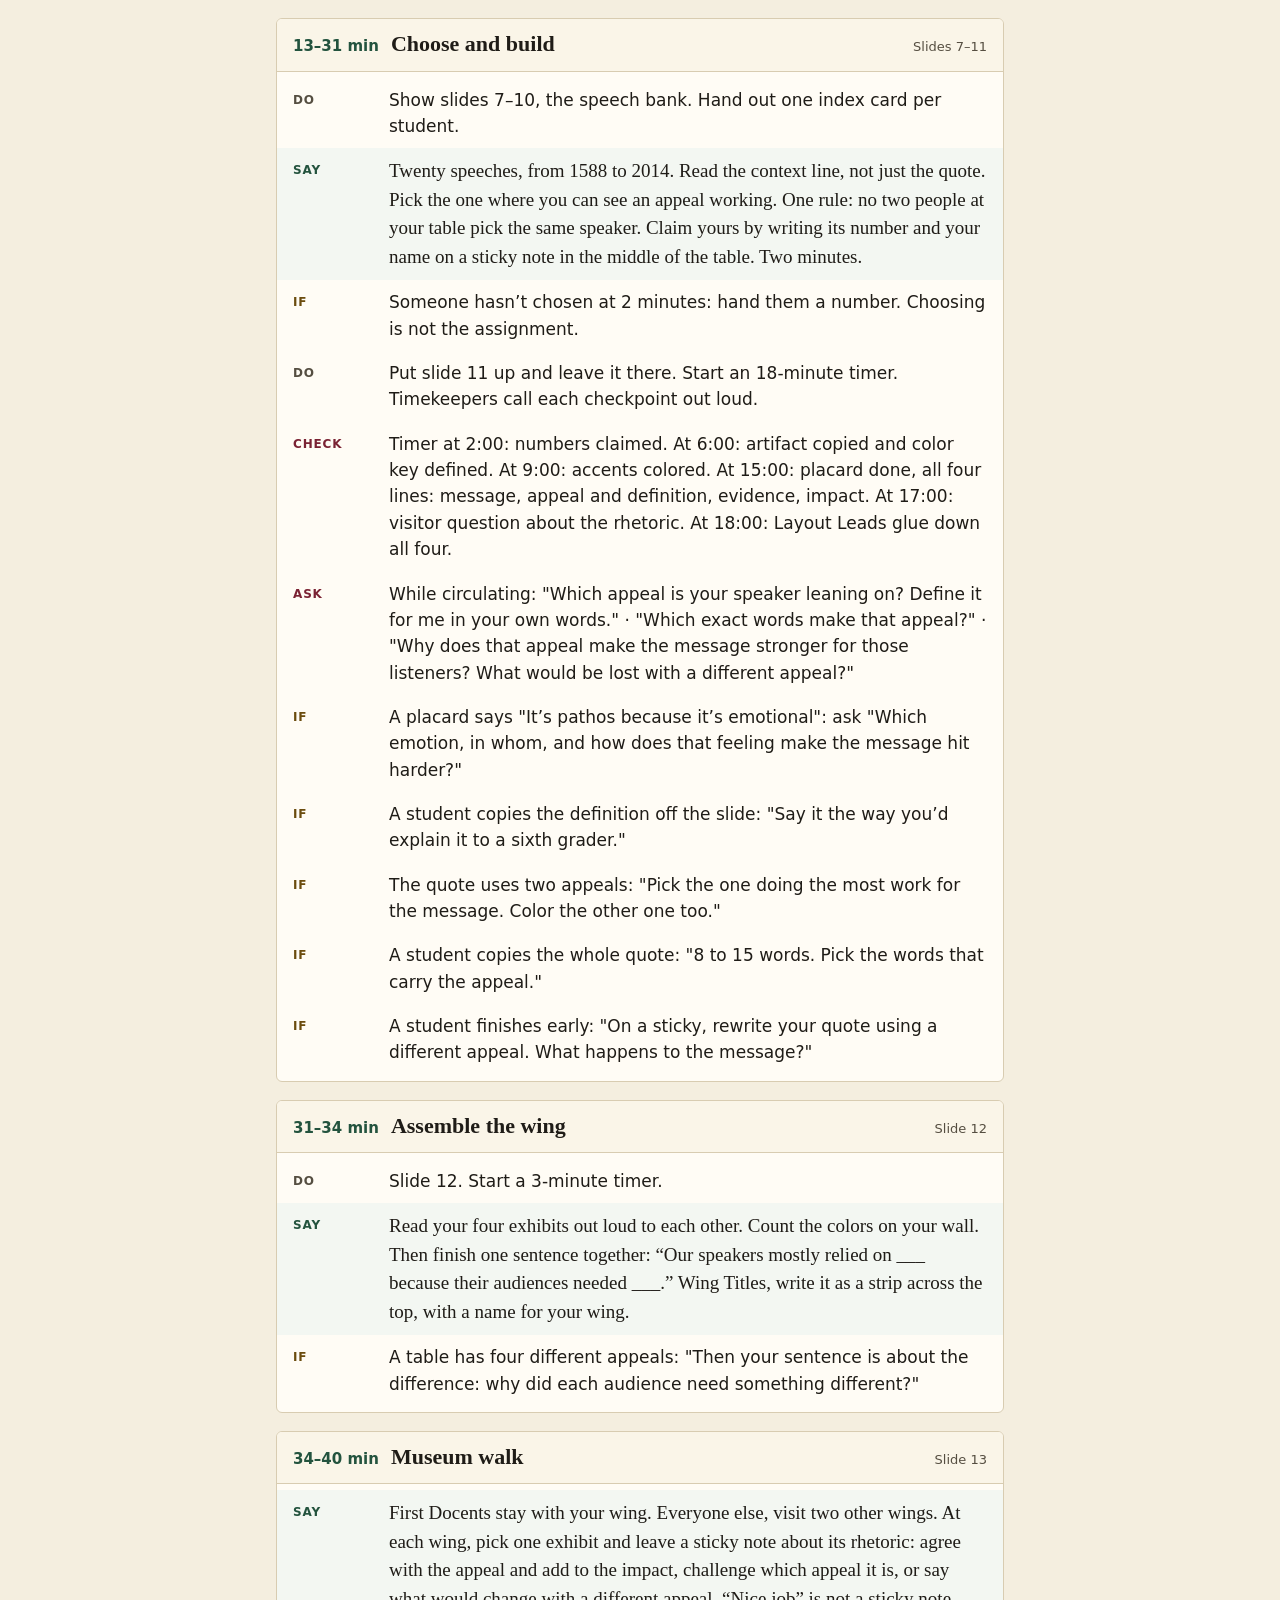
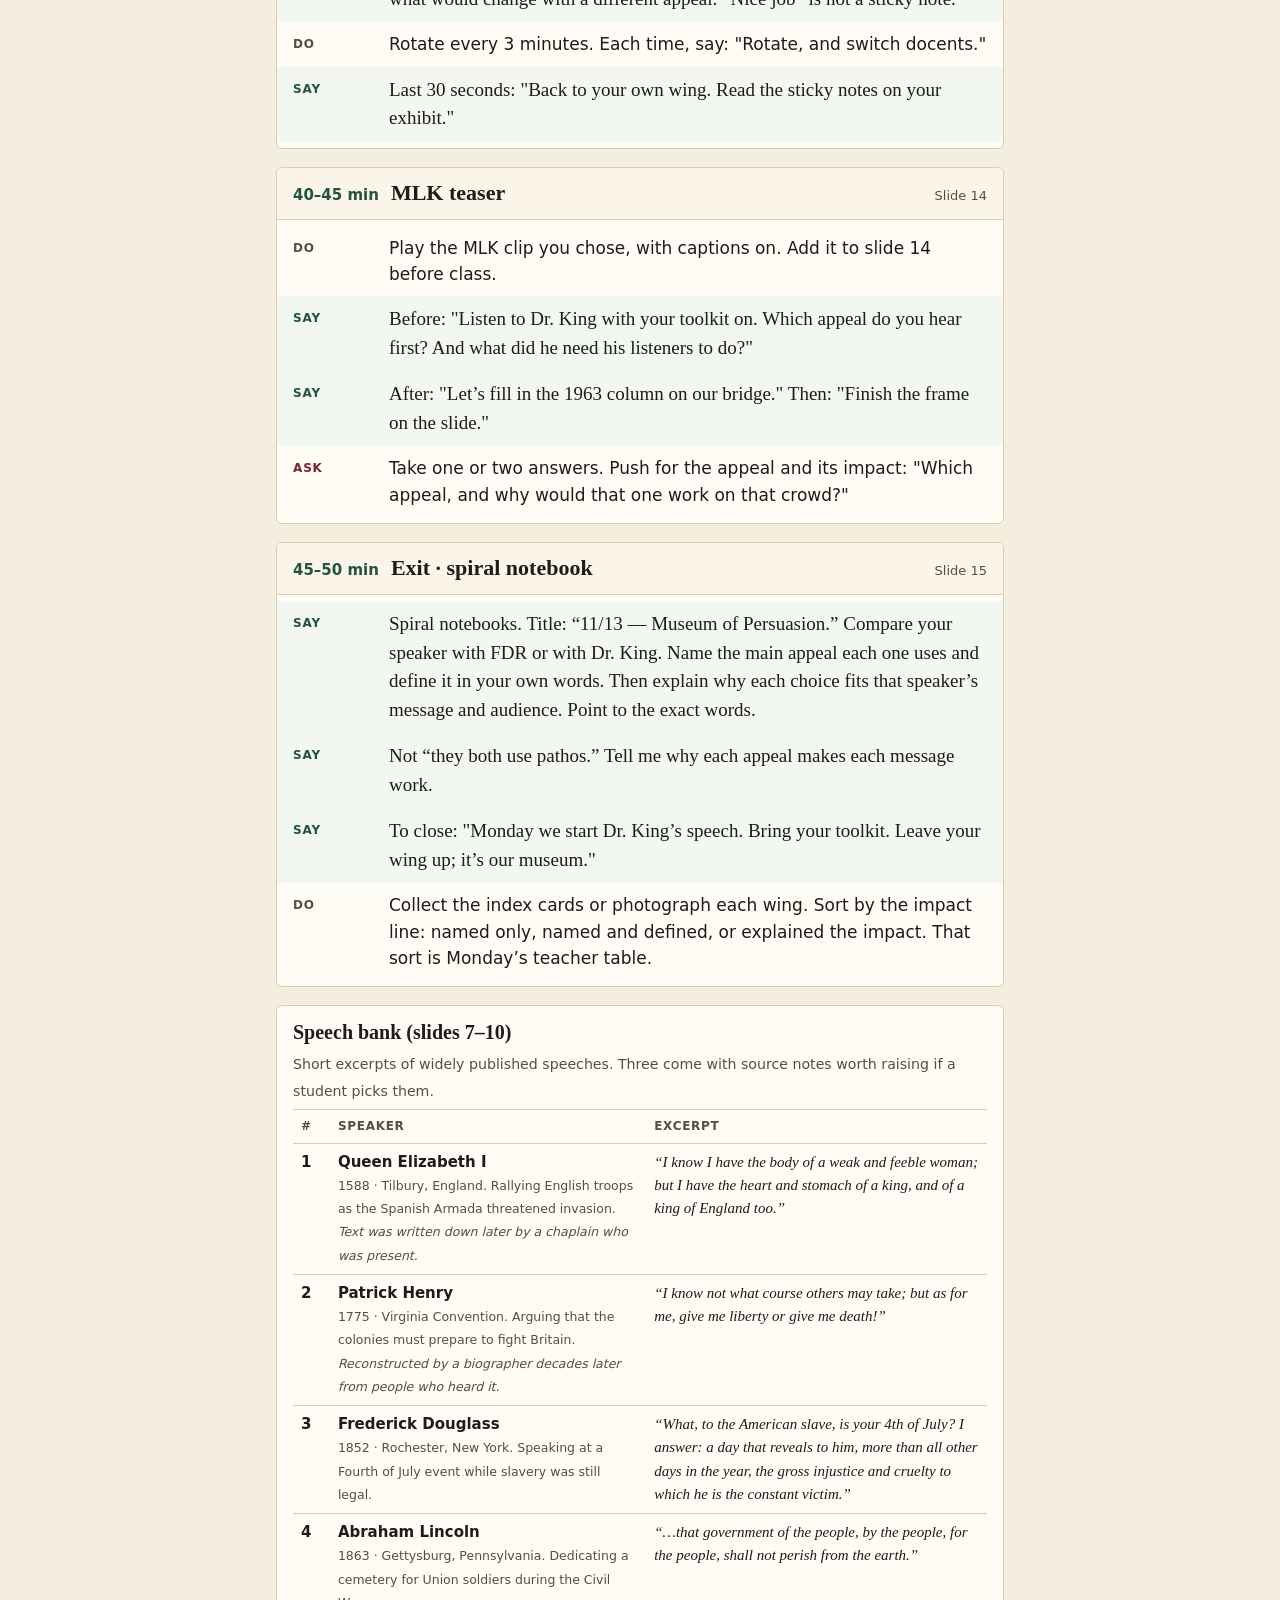
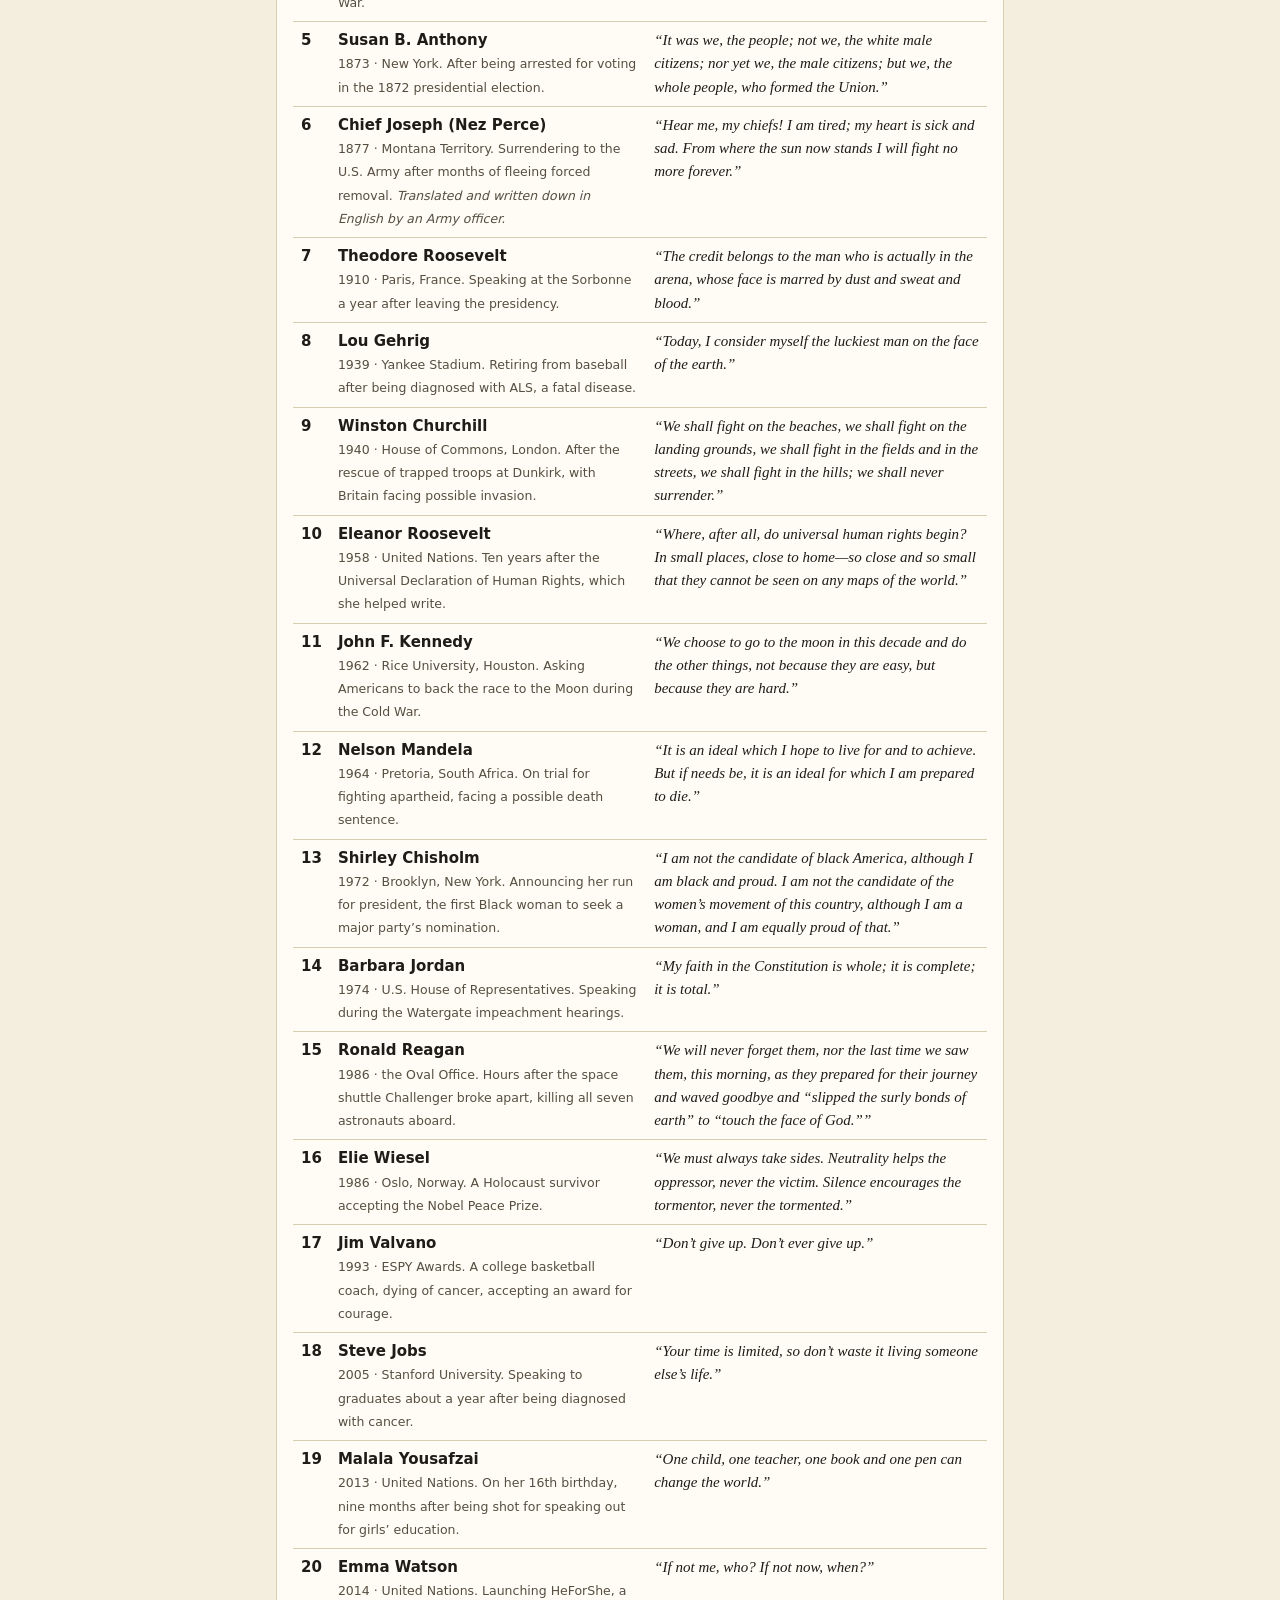
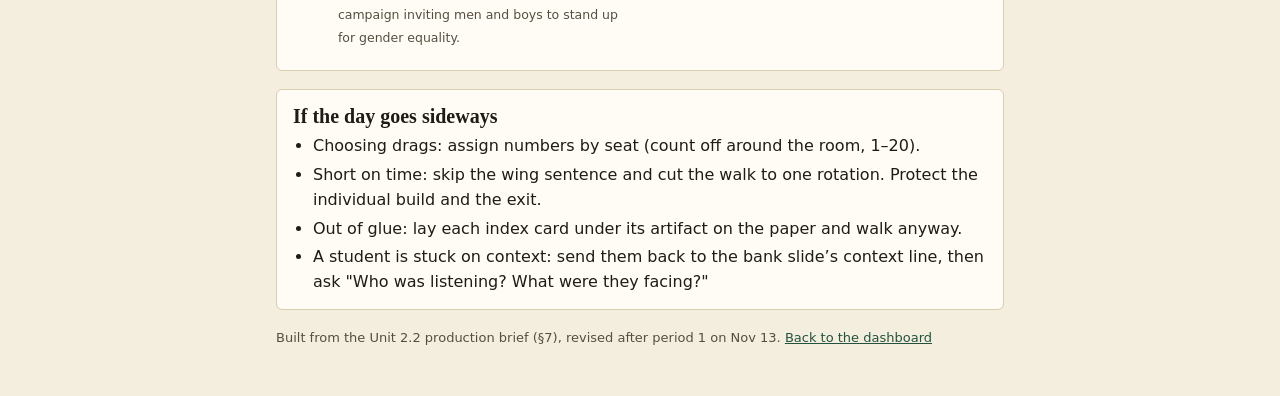
<file: unit-2-2-teacher-script-nov-13.html>
<!doctype html>
<html lang="en">
<head>
<meta charset="utf-8">
<meta name="viewport" content="width=device-width, initial-scale=1, viewport-fit=cover">
<title>Museum of Persuasion · Teacher Script</title>
<meta name="description" content="Word-for-word teacher script for Unit 2.2, Fri Nov 13: Museum of Persuasion, revised so every student builds an exhibit.">
<style>
:root{
  /* Layout: one readable column for a phone or a second screen; each time block is a section with Do / Say / Ask cues. */
  --parchment:#F4EEDF; --paper:#FFFCF5; --ink:#1F1C17; --ink-2:#554E41; --rule:#D8CCB1;
  --forest:#23533E; --forest-deep:#1C4232; --burgundy:#7A2233; --gold-ink:#6B4C0E;
  --serif:"Iowan Old Style","Palatino Linotype",Palatino,"Book Antiqua",Georgia,serif;
  --sans:system-ui,-apple-system,"Segoe UI",Roboto,"Helvetica Neue",Arial,sans-serif;
  color-scheme:light;
}
*{box-sizing:border-box}
body{margin:0;background:var(--parchment);color:var(--ink);font:17px/1.55 var(--sans)}
a{color:var(--forest)}
:focus-visible{outline:3px solid var(--forest);outline-offset:2px}
header{background:var(--forest-deep);color:#F6F0E1;padding-block:20px 18px}
.wrap{max-width:760px;margin:0 auto;padding-left:max(16px,env(safe-area-inset-left,0px));padding-right:max(16px,env(safe-area-inset-right,0px))}
.eyebrow{font-size:12px;letter-spacing:.09em;text-transform:uppercase;font-weight:700}
header .eyebrow{color:#F4E7C4}
h1,h2{font-family:var(--serif);font-weight:600;line-height:1.2;margin:0;text-wrap:balance}
h1{font-size:32px;margin-top:4px}
header p{margin:8px 0 0;font-size:15px;color:rgba(246,240,225,.9)}
header a{color:#F4E7C4}
nav.jump{position:sticky;top:env(safe-area-inset-top,0px);background:var(--parchment);border-bottom:1px solid var(--rule);z-index:5}
nav.jump .wrap{display:flex;gap:6px;overflow-x:auto;padding-block:8px}
nav.jump a{flex:0 0 auto;font-size:14px;font-weight:600;text-decoration:none;border:1px solid var(--rule);background:var(--paper);border-radius:999px;padding:4px 11px;color:var(--ink);font-variant-numeric:tabular-nums}
main{padding-block:18px 48px;display:flex;flex-direction:column;gap:18px}
.box{background:var(--paper);border:1px solid var(--rule);border-radius:6px;padding:14px 16px}
.box h2{font-size:20px;margin-bottom:6px}
.box ul,.box ol{margin:0;padding-left:20px;display:flex;flex-direction:column;gap:4px;font-size:16px}
.box p{margin:0 0 6px}
section.seg{background:var(--paper);border:1px solid var(--rule);border-radius:6px;overflow:hidden;scroll-margin-top:56px}
.seg-h{display:flex;align-items:baseline;gap:12px;flex-wrap:wrap;padding:12px 16px;border-bottom:1px solid var(--rule);background:#FAF5E8}
.seg-h .t{font-variant-numeric:tabular-nums;font-weight:700;color:var(--forest);font-size:15px}
.seg-h h2{font-size:22px;flex:1 1 auto}
.seg-h .sl{font-size:13px;color:var(--ink-2)}
ol.steps{list-style:none;margin:0;padding:6px 0}
li.st{display:grid;grid-template-columns:86px minmax(0,1fr);gap:10px;padding:9px 16px}
li.st .k{font-size:12px;letter-spacing:.07em;text-transform:uppercase;font-weight:700;color:var(--ink-2);padding-top:4px}
li.st p{margin:0}
li.say{background:#F3F7F2}
li.say .k{color:var(--forest)}
li.say q{font-family:var(--serif);font-size:19px;line-height:1.5;quotes:none}
li.ask .k,li.check .k{color:var(--burgundy)}
li.if .k{color:var(--gold-ink)}
li.listen p{color:var(--ink-2);font-style:italic}
table{border-collapse:collapse;width:100%;font-size:15px}
th,td{text-align:left;vertical-align:top;padding:7px 8px;border-top:1px solid var(--rule)}
th{font-size:12px;letter-spacing:.06em;text-transform:uppercase;color:var(--ink-2)}
td.q{font-family:var(--serif);font-style:italic}
td.n{font-variant-numeric:tabular-nums;font-weight:700}
.tbl{overflow-x:auto}
small{color:var(--ink-2)}
footer{font-size:13px;color:var(--ink-2)}
@media (max-width:520px){li.st{grid-template-columns:1fr;gap:2px} h1{font-size:27px} li.say q{font-size:18px}}
@media print{nav.jump{display:none} body{background:#fff} section.seg,.box{break-inside:avoid}}
</style>
</head>
<body>
<header><div class="wrap"><p class="eyebrow">Fri 11/13 · English I · Unit 2.2 · Teacher script · revised after period 1</p><h1>Museum of Persuasion</h1><p>Focus: rhetoric. Every student names, defines and explains the impact of one speaker’s appeal; each table assembles a wing. Pairs with <a href="lumio/museum-of-persuasion-nov-13.pptx">museum-of-persuasion-nov-13.pptx</a>. 50-minute model; adapt to your bell.</p></div></header>
<nav class="jump" aria-label="Jump to"><div class="wrap"><a href="#bell">0–5 Bellwork</a><a href="#bridge">5–8 Context bridge</a><a href="#model">8–13 Rhetoric toolkit + model exhibit</a><a href="#build">13–31 Choose and build</a><a href="#wing">31–34 Assemble the wing</a><a href="#walk">34–40 Museum walk</a><a href="#mlk">40–45 MLK teaser</a><a href="#exit">45–50 Exit · spiral notebook</a><a href="#bank">Speech bank</a><a href="#fallbacks">Fallbacks</a></div></nav>
<main class="wrap">
<div class="box"><h2>Before class</h2><ul><li>Per table: one large sheet of colored paper, glue stick, markers, green / yellow / red pencils or highlighters, sticky notes.</li><li>Per student: one index card.</li><li>Add your MLK clip (captioned, appropriately sourced) to slide 14.</li><li>Timer visible.</li></ul></div>
<div class="box"><h2>The task, in one sentence</h2><p><b>Each student names the rhetorical appeal (ethos, logos or pathos) their speaker uses, defines it in their own words, quotes the words that make it, and explains why that choice makes the quote’s message work for its audience.</b></p><ul><li><b>Ethos</b> (green): an appeal to credibility and character. Asks: why should I trust this speaker?</li><li><b>Logos</b> (yellow): an appeal to logic and evidence. Asks: does this make sense?</li><li><b>Pathos</b> (red): an appeal to emotion. Asks: how does this make me feel?</li></ul><p style="margin-top:8px">Placard, four lines: <b>Message</b> (what the speaker is saying, in your words) · <b>Appeal</b> (named and defined) · <b>Evidence</b> (exact words) · <b>Impact</b> (why this choice makes the message work for that audience).</p></div>
<div class="box"><h2>What changed from period 1</h2><p>One shared slide and one quote per group left three students waiting. Now:</p><ul><li>Every student builds a full exhibit: artifact, color key defining all three appeals, color accents, 4-line rhetorical placard, a question about the rhetoric, name on the back.</li><li>Students choose from 20 speeches (1588–2014), each with a context line.</li><li>Tables have jobs (Timekeeper, Layout Lead, Wing Title, First Docent) and write one sentence that connects their four exhibits.</li><li>The exit compares the appeal in the student’s own speech with FDR’s or Dr. King’s.</li></ul></div>
<section class="seg" id="bell" aria-labelledby="h-bell"><div class="seg-h"><span class="t">0–5 min</span><h2 id="h-bell">Bellwork</h2><span class="sl">Slide 2</span></div><ol class="steps"><li class="st do"><span class="k">Do</span><p>Slide 2 is up as students walk in. Start a 3-minute timer.</p></li><li class="st say"><span class="k">Say</span><p><q>Composition notebooks out. What makes a speech worth remembering? One quality, one specific example: a speech, a song lyric, a coach’s pep talk, a line from a movie. Three minutes.</q></p></li><li class="st ask"><span class="k">Ask</span><p>Take two shares: &quot;Who wrote a quality about what the words did to the people hearing them?&quot;</p></li><li class="st say"><span class="k">Say</span><p><q>Hold onto that. In a few minutes every one of you is going to pick a speech people still remember and prove which rhetorical appeal made it work, and why.</q></p></li></ol></section>
<section class="seg" id="bridge" aria-labelledby="h-bridge"><div class="seg-h"><span class="t">5–8 min</span><h2 id="h-bridge">Context bridge</h2><span class="sl">Slide 3</span></div><ol class="steps"><li class="st say"><span class="k">Say</span><p><q>Before you analyze anyone else, here’s the routine you’ll use on your own speech today. Three questions: Who was listening? What were they facing? What did the speaker need them to do?</q></p></li><li class="st ask"><span class="k">Ask</span><p>Point to the 1933 column. &quot;Who was listening to FDR? What were they facing? What did he need them to do?&quot; Type short answers into the boxes.</p></li><li class="st listen"><span class="k">Listen for</span><p>People across the country, many on the radio; lost jobs, lost savings, failing banks, fear. He needed them to stop panicking and trust the new government’s plan.</p></li><li class="st say"><span class="k">Say</span><p><q>Point to 1963: &quot;In August 1963, Dr. King spoke at the March on Washington for Jobs and Freedom. We’ll fill this column in at the end of class.&quot; Keep this to three minutes: it feeds the impact line, it is not the task.</q></p></li></ol></section>
<section class="seg" id="model" aria-labelledby="h-model"><div class="seg-h"><span class="t">8–13 min</span><h2 id="h-model">Rhetoric toolkit + model exhibit</h2><span class="sl">Slides 4–6</span></div><ol class="steps"><li class="st do"><span class="k">Do</span><p>Show slide 4, then slide 5 (rhetoric toolkit), then slide 6 (model exhibit).</p></li><li class="st say"><span class="k">Say</span><p><q>Today every one of you is a curator. You’ll build your own exhibit from a famous speech, and your table will put your four exhibits together into one wing of our museum. Your table’s colored paper is the wall. Each of you gets a quarter of it.</q></p></li><li class="st say"><span class="k">Say</span><p><q>Wing jobs first. Whoever has the next birthday at your table is the Timekeeper. Go clockwise from there: Layout Lead, Wing Title, First Docent. Everyone still builds their own exhibit.</q></p></li><li class="st say"><span class="k">Say</span><p><q>Slide 5. This museum is about rhetoric: the three appeals. Ethos is an appeal to the speaker’s credibility and character. It answers: why should I trust this person? Logos is an appeal to logic and evidence. It answers: does this make sense? Pathos is an appeal to emotion. It answers: how does this make me feel? Naming the appeal is only step one. Your real job is explaining why that choice makes the speaker’s message stronger for the people listening.</q></p></li><li class="st say"><span class="k">Say</span><p><q>Slide 6. Here’s mine, from FDR. Artifact: “Only a foolish optimist can deny the dark realities of the moment.” In the corner, my color key: I define all three appeals in my own words. Then I color the words doing the work. “Only a foolish optimist can deny” goes green, because FDR is building trust by showing he’s honest.</q></p></li><li class="st say"><span class="k">Say</span><p><q>My placard has four lines. Message: “FDR is saying things really are bad, and he won’t pretend they aren’t.” Appeal: “Ethos, an appeal to the speaker’s credibility and character.” Evidence: “Only a foolish optimist can deny.” Impact: “By refusing to sugarcoat, FDR makes his message believable, so frightened listeners are more likely to trust the plan that comes next.”</q></p></li><li class="st say"><span class="k">Say</span><p><q>Listen to that impact line again. It doesn’t stop at “it’s ethos.” It explains why that choice makes the message land with that audience. That line is the most important thing you’ll write today.</q></p></li><li class="st say"><span class="k">Say</span><p><q>Last, a question about the rhetoric for visitors: “Would this line work better as pathos? Why or why not?” And your name on the back of the index card.</q></p></li><li class="st check"><span class="k">Check</span><p>&quot;Tell your elbow partner the difference between naming an appeal and explaining its impact.&quot; Listen for: naming says which one; impact says why it makes the message work.</p></li></ol></section>
<section class="seg" id="build" aria-labelledby="h-build"><div class="seg-h"><span class="t">13–31 min</span><h2 id="h-build">Choose and build</h2><span class="sl">Slides 7–11</span></div><ol class="steps"><li class="st do"><span class="k">Do</span><p>Show slides 7–10, the speech bank. Hand out one index card per student.</p></li><li class="st say"><span class="k">Say</span><p><q>Twenty speeches, from 1588 to 2014. Read the context line, not just the quote. Pick the one where you can see an appeal working. One rule: no two people at your table pick the same speaker. Claim yours by writing its number and your name on a sticky note in the middle of the table. Two minutes.</q></p></li><li class="st if"><span class="k">If</span><p>Someone hasn’t chosen at 2 minutes: hand them a number. Choosing is not the assignment.</p></li><li class="st do"><span class="k">Do</span><p>Put slide 11 up and leave it there. Start an 18-minute timer. Timekeepers call each checkpoint out loud.</p></li><li class="st check"><span class="k">Check</span><p>Timer at 2:00: numbers claimed. At 6:00: artifact copied and color key defined. At 9:00: accents colored. At 15:00: placard done, all four lines: message, appeal and definition, evidence, impact. At 17:00: visitor question about the rhetoric. At 18:00: Layout Leads glue down all four.</p></li><li class="st ask"><span class="k">Ask</span><p>While circulating: &quot;Which appeal is your speaker leaning on? Define it for me in your own words.&quot; · &quot;Which exact words make that appeal?&quot; · &quot;Why does that appeal make the message stronger for those listeners? What would be lost with a different appeal?&quot;</p></li><li class="st if"><span class="k">If</span><p>A placard says &quot;It’s pathos because it’s emotional&quot;: ask &quot;Which emotion, in whom, and how does that feeling make the message hit harder?&quot;</p></li><li class="st if"><span class="k">If</span><p>A student copies the definition off the slide: &quot;Say it the way you’d explain it to a sixth grader.&quot;</p></li><li class="st if"><span class="k">If</span><p>The quote uses two appeals: &quot;Pick the one doing the most work for the message. Color the other one too.&quot;</p></li><li class="st if"><span class="k">If</span><p>A student copies the whole quote: &quot;8 to 15 words. Pick the words that carry the appeal.&quot;</p></li><li class="st if"><span class="k">If</span><p>A student finishes early: &quot;On a sticky, rewrite your quote using a different appeal. What happens to the message?&quot;</p></li></ol></section>
<section class="seg" id="wing" aria-labelledby="h-wing"><div class="seg-h"><span class="t">31–34 min</span><h2 id="h-wing">Assemble the wing</h2><span class="sl">Slide 12</span></div><ol class="steps"><li class="st do"><span class="k">Do</span><p>Slide 12. Start a 3-minute timer.</p></li><li class="st say"><span class="k">Say</span><p><q>Read your four exhibits out loud to each other. Count the colors on your wall. Then finish one sentence together: “Our speakers mostly relied on ___ because their audiences needed ___.” Wing Titles, write it as a strip across the top, with a name for your wing.</q></p></li><li class="st if"><span class="k">If</span><p>A table has four different appeals: &quot;Then your sentence is about the difference: why did each audience need something different?&quot;</p></li></ol></section>
<section class="seg" id="walk" aria-labelledby="h-walk"><div class="seg-h"><span class="t">34–40 min</span><h2 id="h-walk">Museum walk</h2><span class="sl">Slide 13</span></div><ol class="steps"><li class="st say"><span class="k">Say</span><p><q>First Docents stay with your wing. Everyone else, visit two other wings. At each wing, pick one exhibit and leave a sticky note about its rhetoric: agree with the appeal and add to the impact, challenge which appeal it is, or say what would change with a different appeal. “Nice job” is not a sticky note.</q></p></li><li class="st do"><span class="k">Do</span><p>Rotate every 3 minutes. Each time, say: &quot;Rotate, and switch docents.&quot;</p></li><li class="st say"><span class="k">Say</span><p><q>Last 30 seconds: &quot;Back to your own wing. Read the sticky notes on your exhibit.&quot;</q></p></li></ol></section>
<section class="seg" id="mlk" aria-labelledby="h-mlk"><div class="seg-h"><span class="t">40–45 min</span><h2 id="h-mlk">MLK teaser</h2><span class="sl">Slide 14</span></div><ol class="steps"><li class="st do"><span class="k">Do</span><p>Play the MLK clip you chose, with captions on. Add it to slide 14 before class.</p></li><li class="st say"><span class="k">Say</span><p><q>Before: &quot;Listen to Dr. King with your toolkit on. Which appeal do you hear first? And what did he need his listeners to do?&quot;</q></p></li><li class="st say"><span class="k">Say</span><p><q>After: &quot;Let’s fill in the 1963 column on our bridge.&quot; Then: &quot;Finish the frame on the slide.&quot;</q></p></li><li class="st ask"><span class="k">Ask</span><p>Take one or two answers. Push for the appeal and its impact: &quot;Which appeal, and why would that one work on that crowd?&quot;</p></li></ol></section>
<section class="seg" id="exit" aria-labelledby="h-exit"><div class="seg-h"><span class="t">45–50 min</span><h2 id="h-exit">Exit · spiral notebook</h2><span class="sl">Slide 15</span></div><ol class="steps"><li class="st say"><span class="k">Say</span><p><q>Spiral notebooks. Title: “11/13 — Museum of Persuasion.” Compare your speaker with FDR or with Dr. King. Name the main appeal each one uses and define it in your own words. Then explain why each choice fits that speaker’s message and audience. Point to the exact words.</q></p></li><li class="st say"><span class="k">Say</span><p><q>Not “they both use pathos.” Tell me why each appeal makes each message work.</q></p></li><li class="st say"><span class="k">Say</span><p><q>To close: &quot;Monday we start Dr. King’s speech. Bring your toolkit. Leave your wing up; it’s our museum.&quot;</q></p></li><li class="st do"><span class="k">Do</span><p>Collect the index cards or photograph each wing. Sort by the impact line: named only, named and defined, or explained the impact. That sort is Monday’s teacher table.</p></li></ol></section>
<div class="box" id="bank"><h2>Speech bank (slides 7–10)</h2><p><small>Short excerpts of widely published speeches. Three come with source notes worth raising if a student picks them.</small></p><div class="tbl"><table><thead><tr><th scope="col">#</th><th scope="col">Speaker</th><th scope="col">Excerpt</th></tr></thead><tbody><tr><td class="n">1</td><td><b>Queen Elizabeth I</b><br><small>1588 · Tilbury, England. Rallying English troops as the Spanish Armada threatened invasion. <i>Text was written down later by a chaplain who was present.</i></small></td><td class="q">“I know I have the body of a weak and feeble woman; but I have the heart and stomach of a king, and of a king of England too.”</td></tr><tr><td class="n">2</td><td><b>Patrick Henry</b><br><small>1775 · Virginia Convention. Arguing that the colonies must prepare to fight Britain. <i>Reconstructed by a biographer decades later from people who heard it.</i></small></td><td class="q">“I know not what course others may take; but as for me, give me liberty or give me death!”</td></tr><tr><td class="n">3</td><td><b>Frederick Douglass</b><br><small>1852 · Rochester, New York. Speaking at a Fourth of July event while slavery was still legal.</small></td><td class="q">“What, to the American slave, is your 4th of July? I answer: a day that reveals to him, more than all other days in the year, the gross injustice and cruelty to which he is the constant victim.”</td></tr><tr><td class="n">4</td><td><b>Abraham Lincoln</b><br><small>1863 · Gettysburg, Pennsylvania. Dedicating a cemetery for Union soldiers during the Civil War.</small></td><td class="q">“…that government of the people, by the people, for the people, shall not perish from the earth.”</td></tr><tr><td class="n">5</td><td><b>Susan B. Anthony</b><br><small>1873 · New York. After being arrested for voting in the 1872 presidential election.</small></td><td class="q">“It was we, the people; not we, the white male citizens; nor yet we, the male citizens; but we, the whole people, who formed the Union.”</td></tr><tr><td class="n">6</td><td><b>Chief Joseph (Nez Perce)</b><br><small>1877 · Montana Territory. Surrendering to the U.S. Army after months of fleeing forced removal. <i>Translated and written down in English by an Army officer.</i></small></td><td class="q">“Hear me, my chiefs! I am tired; my heart is sick and sad. From where the sun now stands I will fight no more forever.”</td></tr><tr><td class="n">7</td><td><b>Theodore Roosevelt</b><br><small>1910 · Paris, France. Speaking at the Sorbonne a year after leaving the presidency.</small></td><td class="q">“The credit belongs to the man who is actually in the arena, whose face is marred by dust and sweat and blood.”</td></tr><tr><td class="n">8</td><td><b>Lou Gehrig</b><br><small>1939 · Yankee Stadium. Retiring from baseball after being diagnosed with ALS, a fatal disease.</small></td><td class="q">“Today, I consider myself the luckiest man on the face of the earth.”</td></tr><tr><td class="n">9</td><td><b>Winston Churchill</b><br><small>1940 · House of Commons, London. After the rescue of trapped troops at Dunkirk, with Britain facing possible invasion.</small></td><td class="q">“We shall fight on the beaches, we shall fight on the landing grounds, we shall fight in the fields and in the streets, we shall fight in the hills; we shall never surrender.”</td></tr><tr><td class="n">10</td><td><b>Eleanor Roosevelt</b><br><small>1958 · United Nations. Ten years after the Universal Declaration of Human Rights, which she helped write.</small></td><td class="q">“Where, after all, do universal human rights begin? In small places, close to home—so close and so small that they cannot be seen on any maps of the world.”</td></tr><tr><td class="n">11</td><td><b>John F. Kennedy</b><br><small>1962 · Rice University, Houston. Asking Americans to back the race to the Moon during the Cold War.</small></td><td class="q">“We choose to go to the moon in this decade and do the other things, not because they are easy, but because they are hard.”</td></tr><tr><td class="n">12</td><td><b>Nelson Mandela</b><br><small>1964 · Pretoria, South Africa. On trial for fighting apartheid, facing a possible death sentence.</small></td><td class="q">“It is an ideal which I hope to live for and to achieve. But if needs be, it is an ideal for which I am prepared to die.”</td></tr><tr><td class="n">13</td><td><b>Shirley Chisholm</b><br><small>1972 · Brooklyn, New York. Announcing her run for president, the first Black woman to seek a major party’s nomination.</small></td><td class="q">“I am not the candidate of black America, although I am black and proud. I am not the candidate of the women’s movement of this country, although I am a woman, and I am equally proud of that.”</td></tr><tr><td class="n">14</td><td><b>Barbara Jordan</b><br><small>1974 · U.S. House of Representatives. Speaking during the Watergate impeachment hearings.</small></td><td class="q">“My faith in the Constitution is whole; it is complete; it is total.”</td></tr><tr><td class="n">15</td><td><b>Ronald Reagan</b><br><small>1986 · the Oval Office. Hours after the space shuttle Challenger broke apart, killing all seven astronauts aboard.</small></td><td class="q">“We will never forget them, nor the last time we saw them, this morning, as they prepared for their journey and waved goodbye and “slipped the surly bonds of earth” to “touch the face of God.””</td></tr><tr><td class="n">16</td><td><b>Elie Wiesel</b><br><small>1986 · Oslo, Norway. A Holocaust survivor accepting the Nobel Peace Prize.</small></td><td class="q">“We must always take sides. Neutrality helps the oppressor, never the victim. Silence encourages the tormentor, never the tormented.”</td></tr><tr><td class="n">17</td><td><b>Jim Valvano</b><br><small>1993 · ESPY Awards. A college basketball coach, dying of cancer, accepting an award for courage.</small></td><td class="q">“Don’t give up. Don’t ever give up.”</td></tr><tr><td class="n">18</td><td><b>Steve Jobs</b><br><small>2005 · Stanford University. Speaking to graduates about a year after being diagnosed with cancer.</small></td><td class="q">“Your time is limited, so don’t waste it living someone else’s life.”</td></tr><tr><td class="n">19</td><td><b>Malala Yousafzai</b><br><small>2013 · United Nations. On her 16th birthday, nine months after being shot for speaking out for girls’ education.</small></td><td class="q">“One child, one teacher, one book and one pen can change the world.”</td></tr><tr><td class="n">20</td><td><b>Emma Watson</b><br><small>2014 · United Nations. Launching HeForShe, a campaign inviting men and boys to stand up for gender equality.</small></td><td class="q">“If not me, who? If not now, when?”</td></tr></tbody></table></div></div>
<div class="box" id="fallbacks"><h2>If the day goes sideways</h2><ul><li>Choosing drags: assign numbers by seat (count off around the room, 1–20).</li><li>Short on time: skip the wing sentence and cut the walk to one rotation. Protect the individual build and the exit.</li><li>Out of glue: lay each index card under its artifact on the paper and walk anyway.</li><li>A student is stuck on context: send them back to the bank slide’s context line, then ask &quot;Who was listening? What were they facing?&quot;</li></ul></div>
<footer>Built from the Unit 2.2 production brief (§7), revised after period 1 on Nov 13. <a href="unit-2-2-dashboard.html">Back to the dashboard</a></footer>
</main>
</body>
</html>
</file>
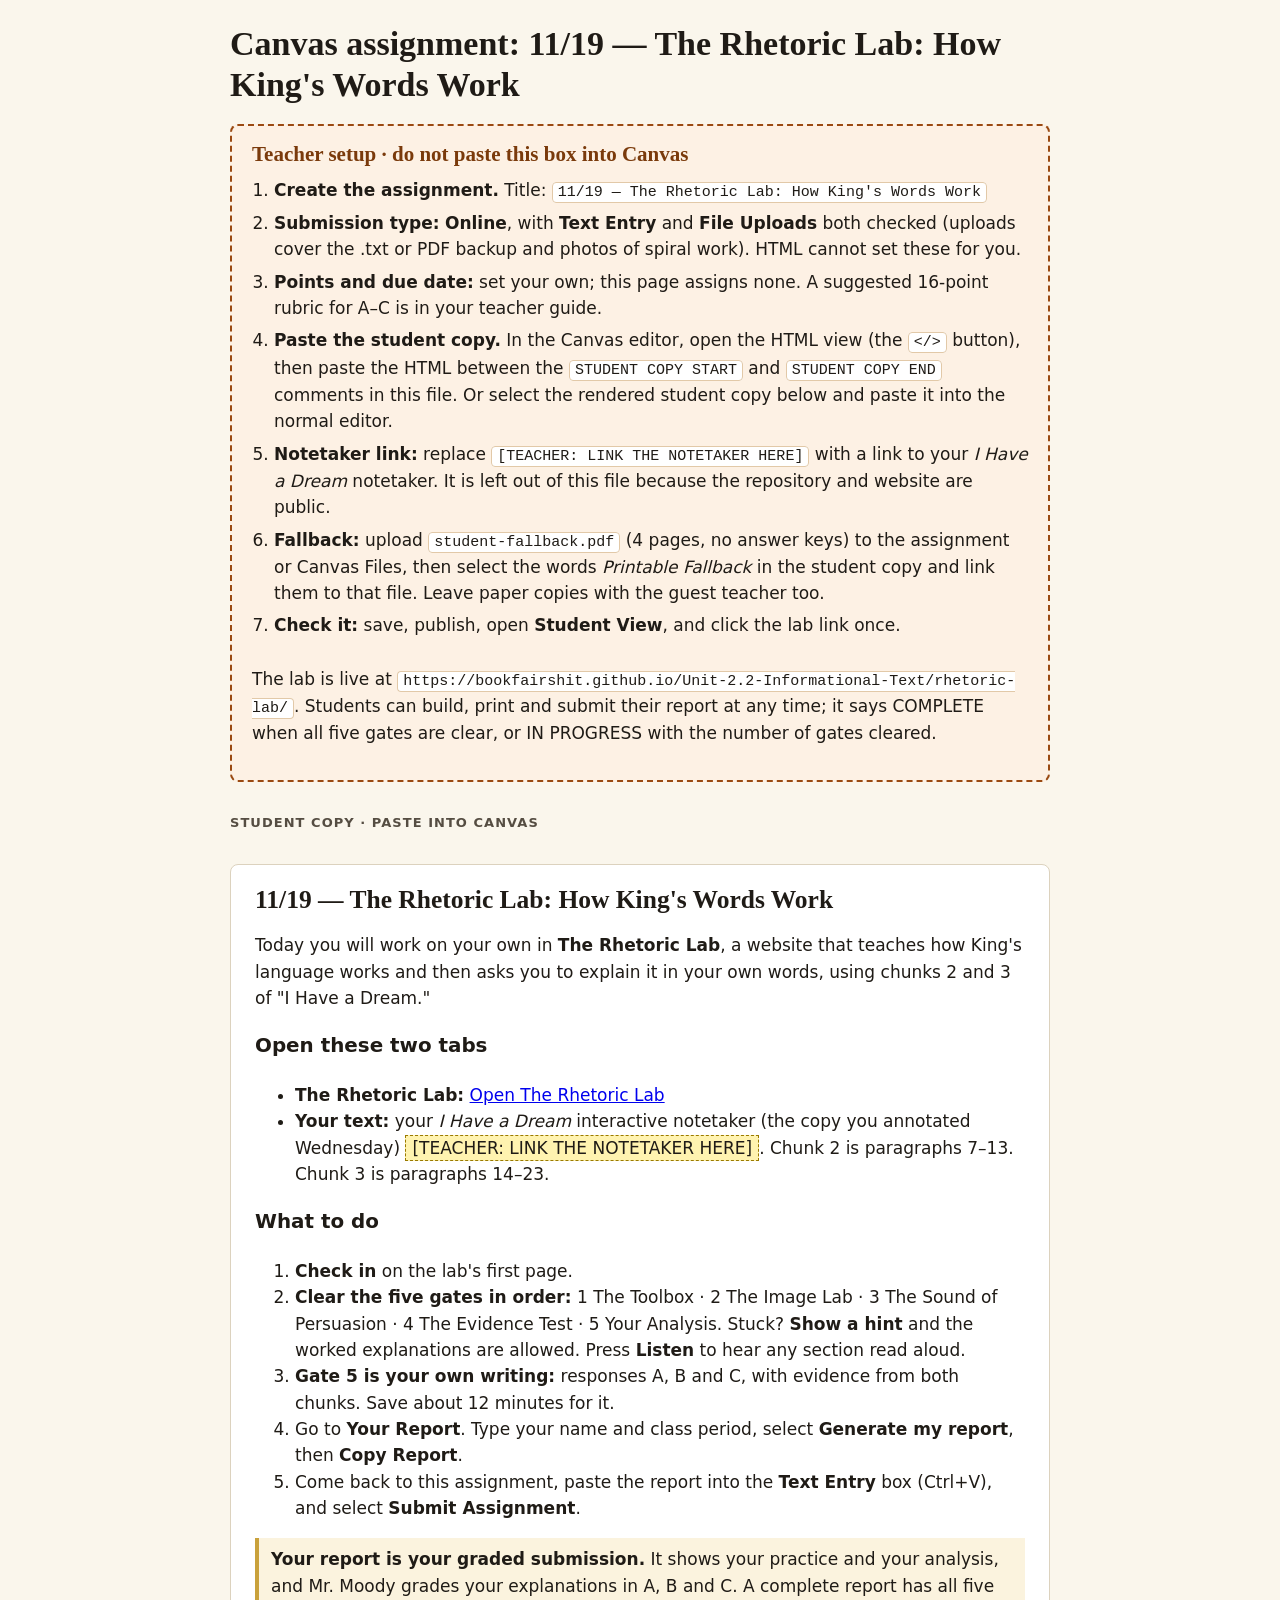
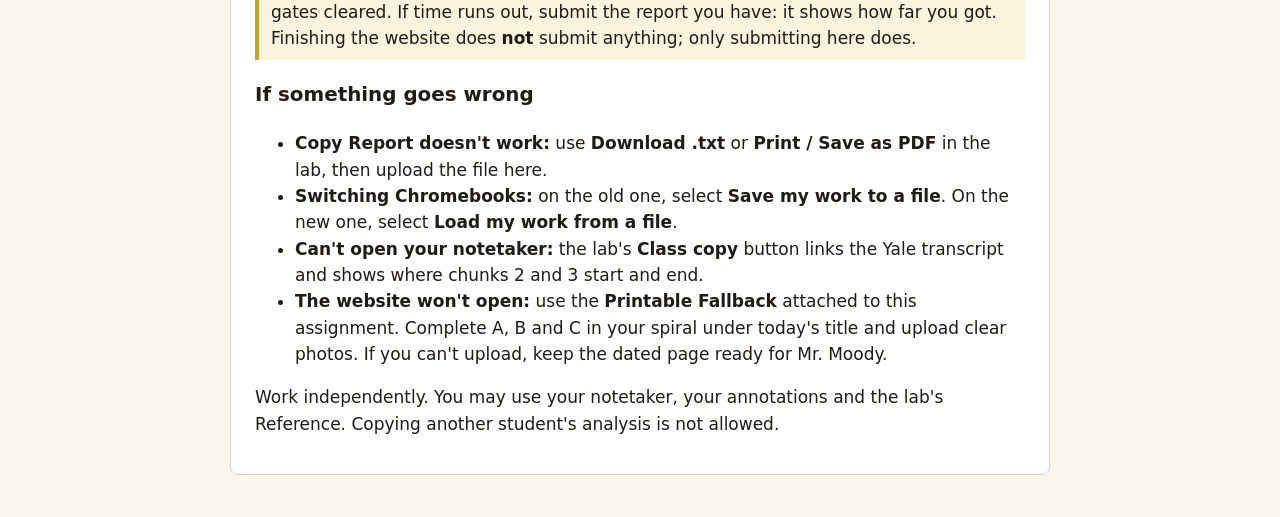
<file: rhetoric-lab/canvas-assignment.html>
<!doctype html>
<html lang="en">
<head>
<meta charset="utf-8">
<meta name="viewport" content="width=device-width, initial-scale=1">
<title>Rhetoric Lab Canvas Assignment</title>
<meta name="description" content="Canvas assignment text for 11/19 — The Rhetoric Lab, with teacher setup notes. No JavaScript.">
<style>
body{margin:0;background:#FAF6EC;color:#1F1B16;font:17px/1.55 system-ui,-apple-system,"Segoe UI",Roboto,Arial,sans-serif}
.wrap{max-width:820px;margin:0 auto;padding:24px max(16px,env(safe-area-inset-left,0px)) 48px;display:flex;flex-direction:column;gap:18px}
h1,h2{font-family:"Iowan Old Style","Palatino Linotype",Palatino,Georgia,serif;line-height:1.2;margin:0}
.teacher{background:#FDF1E4;border:2px dashed #9A4A12;border-radius:8px;padding:16px 20px;display:flex;flex-direction:column;gap:10px}
.teacher h2{color:#7A3A0B;font-size:21px}
.teacher ol{margin:0;padding-left:22px;display:flex;flex-direction:column;gap:6px}
.teacher code{background:#fff;border:1px solid #E2C9A8;border-radius:4px;padding:1px 5px;font-size:15px;overflow-wrap:anywhere}
.copy-label{font-size:13px;letter-spacing:.08em;text-transform:uppercase;font-weight:700;color:#554D42}
.student{background:#fff;border:1px solid #DCD2BE;border-radius:8px;padding:20px 24px}
@media print{body{background:#fff} .teacher{break-after:page}}
</style>
</head>
<body>
<main class="wrap">
<h1>Canvas assignment: 11/19 — The Rhetoric Lab: How King's Words Work</h1>

<section class="teacher" aria-labelledby="setup">
  <h2 id="setup">Teacher setup · do not paste this box into Canvas</h2>
  <ol>
    <li><b>Create the assignment.</b> Title: <code>11/19 — The Rhetoric Lab: How King's Words Work</code></li>
    <li><b>Submission type:</b> <b>Online</b>, with <b>Text Entry</b> and <b>File Uploads</b> both checked (uploads cover the .txt or PDF backup and photos of spiral work). HTML cannot set these for you.</li>
    <li><b>Points and due date:</b> set your own; this page assigns none. A suggested 16-point rubric for A–C is in your teacher guide.</li>
    <li><b>Paste the student copy.</b> In the Canvas editor, open the HTML view (the <code>&lt;/&gt;</code> button), then paste the HTML between the <code>STUDENT COPY START</code> and <code>STUDENT COPY END</code> comments in this file. Or select the rendered student copy below and paste it into the normal editor.</li>
    <li><b>Notetaker link:</b> replace <code>[TEACHER: LINK THE NOTETAKER HERE]</code> with a link to your <i>I Have a Dream</i> notetaker. It is left out of this file because the repository and website are public.</li>
    <li><b>Fallback:</b> upload <code>student-fallback.pdf</code> (4 pages, no answer keys) to the assignment or Canvas Files, then select the words <i>Printable Fallback</i> in the student copy and link them to that file. Leave paper copies with the guest teacher too.</li>
    <li><b>Check it:</b> save, publish, open <b>Student View</b>, and click the lab link once.</li>
  </ol>
  <p>The lab is live at <code>https://bookfairshit.github.io/Unit-2.2-Informational-Text/rhetoric-lab/</code>. Students can build, print and submit their report at any time; it says COMPLETE when all five gates are clear, or IN PROGRESS with the number of gates cleared.</p>
</section>

<p class="copy-label">Student copy · paste into Canvas</p>
<section class="student" aria-labelledby="student-title">
<!-- STUDENT COPY START -->
<h2 id="student-title">11/19 — The Rhetoric Lab: How King's Words Work</h2>
<p>Today you will work on your own in <strong>The Rhetoric Lab</strong>, a website that teaches how King's language works and then asks you to explain it in your own words, using chunks 2 and 3 of "I Have a Dream."</p>
<h3>Open these two tabs</h3>
<ul>
<li><strong>The Rhetoric Lab:</strong> <a href="https://bookfairshit.github.io/Unit-2.2-Informational-Text/rhetoric-lab/" target="_blank" rel="noopener">Open The Rhetoric Lab</a></li>
<li><strong>Your text:</strong> your <em>I Have a Dream</em> interactive notetaker (the copy you annotated Wednesday) <span style="background:#FFF3B0;padding:2px 6px;border:1px dashed #9A7A00">[TEACHER: LINK THE NOTETAKER HERE]</span>. Chunk 2 is paragraphs 7–13. Chunk 3 is paragraphs 14–23.</li>
</ul>
<h3>What to do</h3>
<ol>
<li><strong>Check in</strong> on the lab's first page.</li>
<li><strong>Clear the five gates in order:</strong> 1 The Toolbox · 2 The Image Lab · 3 The Sound of Persuasion · 4 The Evidence Test · 5 Your Analysis. Stuck? <strong>Show a hint</strong> and the worked explanations are allowed. Press <strong>Listen</strong> to hear any section read aloud.</li>
<li><strong>Gate 5 is your own writing:</strong> responses A, B and C, with evidence from both chunks. Save about 12 minutes for it.</li>
<li>Go to <strong>Your Report</strong>. Type your name and class period, select <strong>Generate my report</strong>, then <strong>Copy Report</strong>.</li>
<li>Come back to this assignment, paste the report into the <strong>Text Entry</strong> box (Ctrl+V), and select <strong>Submit Assignment</strong>.</li>
</ol>
<p style="background:#FBF3DE;border-left:4px solid #C9A13B;padding:8px 12px"><strong>Your report is your graded submission.</strong> It shows your practice and your analysis, and Mr. Moody grades your explanations in A, B and C. A complete report has all five gates cleared. If time runs out, submit the report you have: it shows how far you got. Finishing the website does <strong>not</strong> submit anything; only submitting here does.</p>
<h3>If something goes wrong</h3>
<ul>
<li><strong>Copy Report doesn't work:</strong> use <strong>Download .txt</strong> or <strong>Print / Save as PDF</strong> in the lab, then upload the file here.</li>
<li><strong>Switching Chromebooks:</strong> on the old one, select <strong>Save my work to a file</strong>. On the new one, select <strong>Load my work from a file</strong>.</li>
<li><strong>Can't open your notetaker:</strong> the lab's <strong>Class copy</strong> button links the Yale transcript and shows where chunks 2 and 3 start and end.</li>
<li><strong>The website won't open:</strong> use the <strong>Printable Fallback</strong> attached to this assignment. Complete A, B and C in your spiral under today's title and upload clear photos. If you can't upload, keep the dated page ready for Mr. Moody.</li>
</ul>
<p>Work independently. You may use your notetaker, your annotations and the lab's Reference. Copying another student's analysis is not allowed.</p>
<!-- STUDENT COPY END -->
</section>
</main>
</body>
</html>
</file>
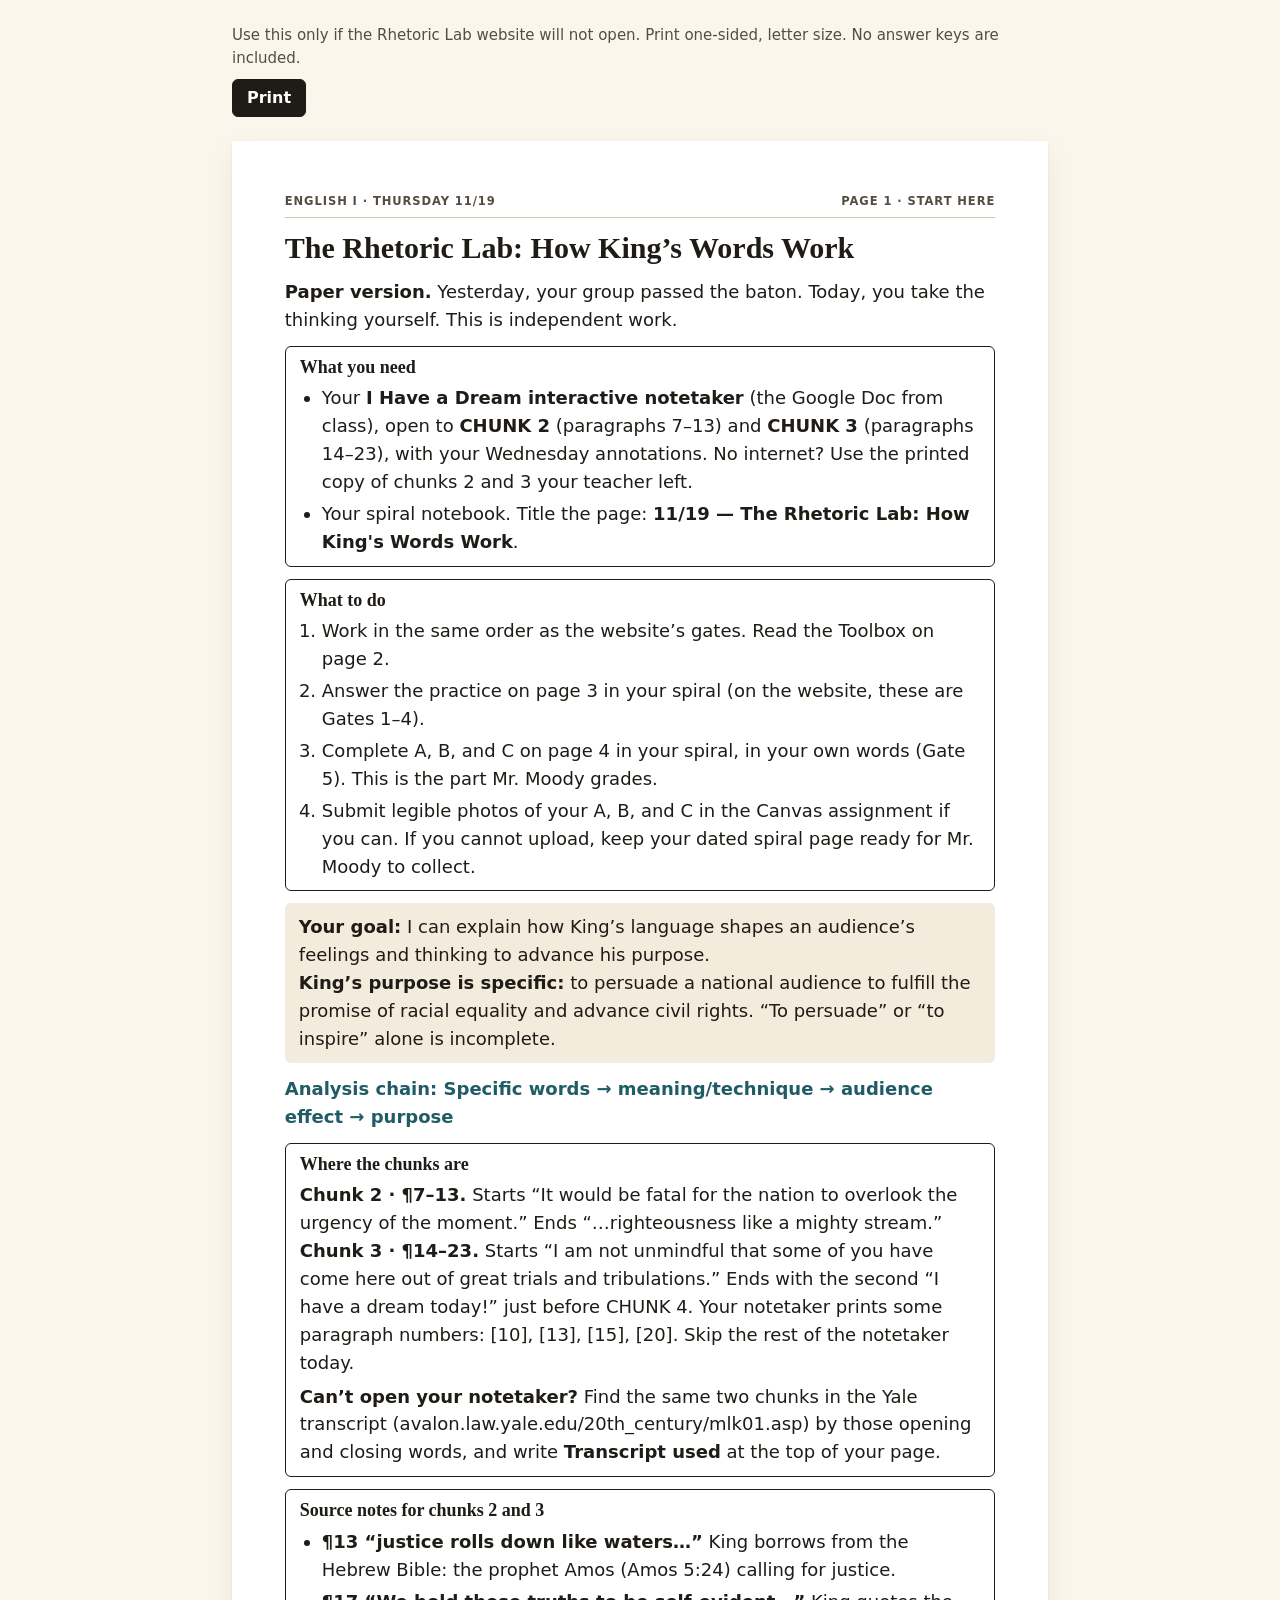
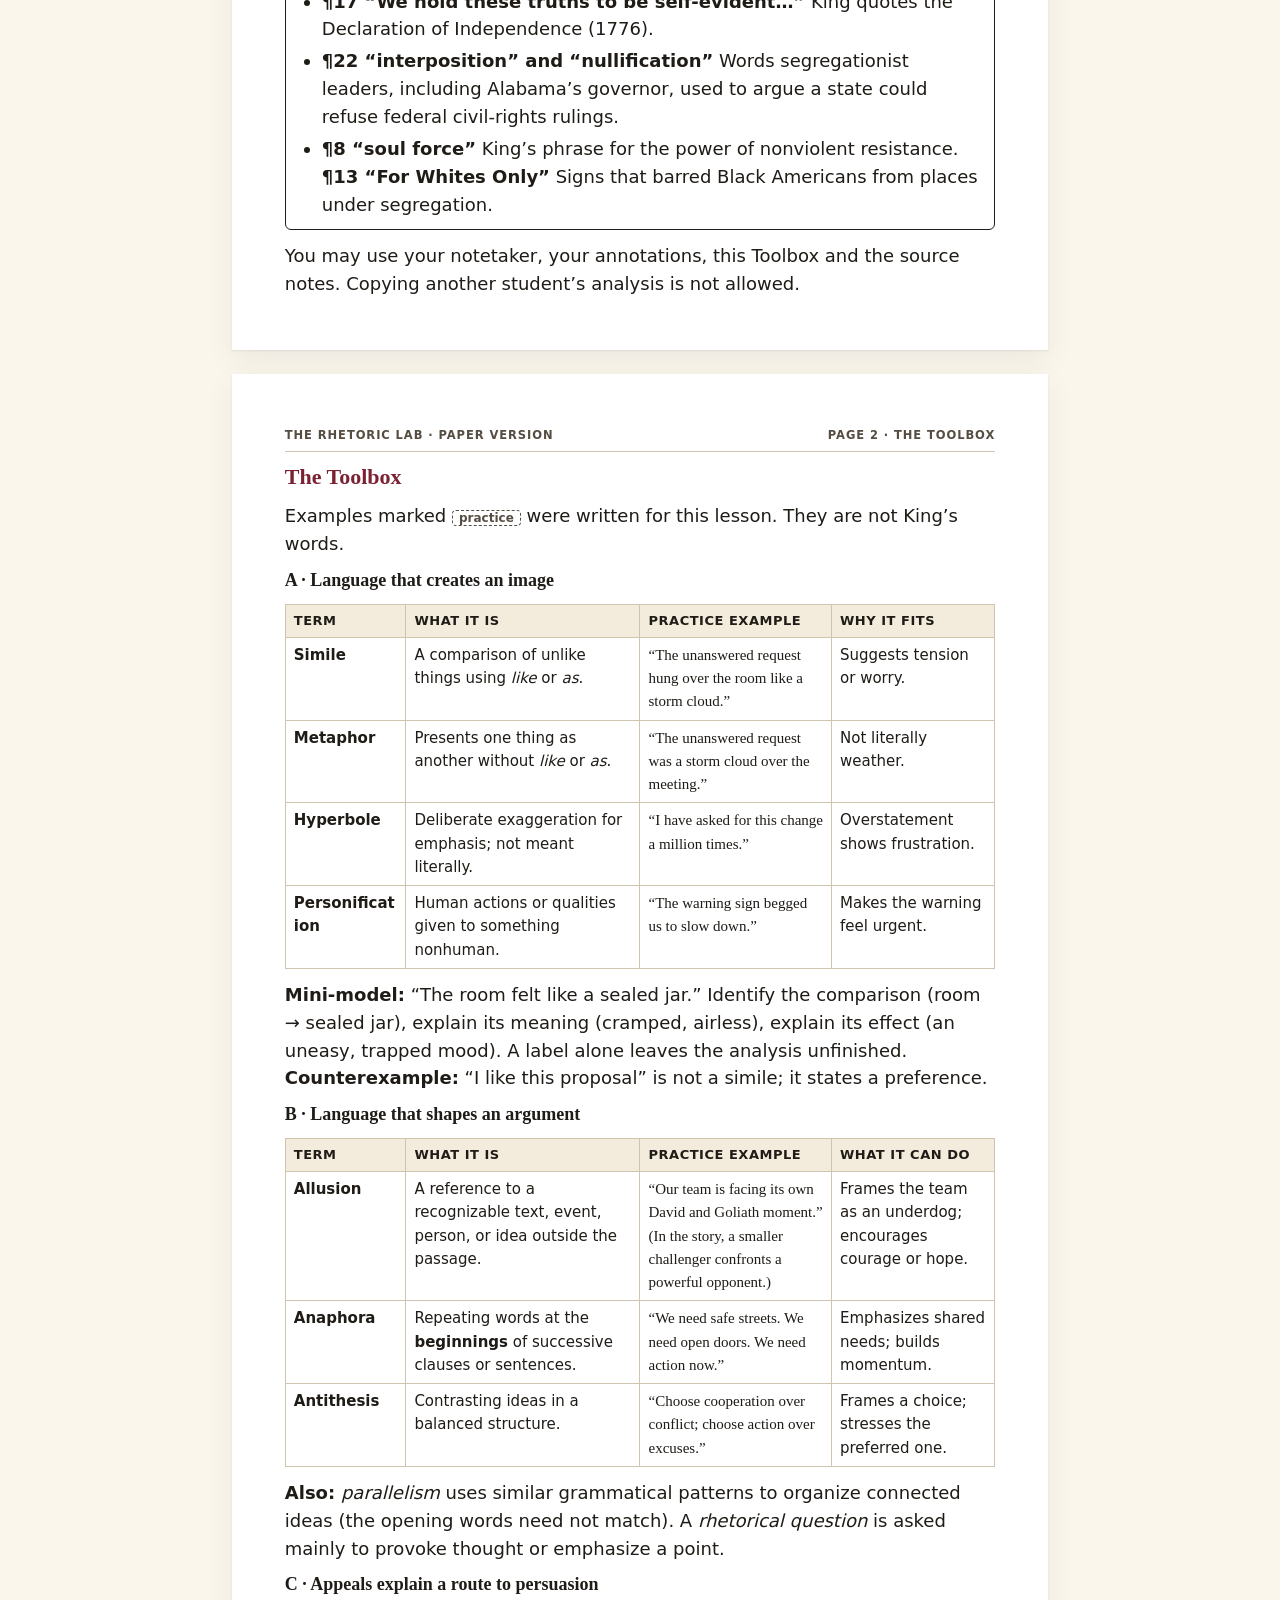
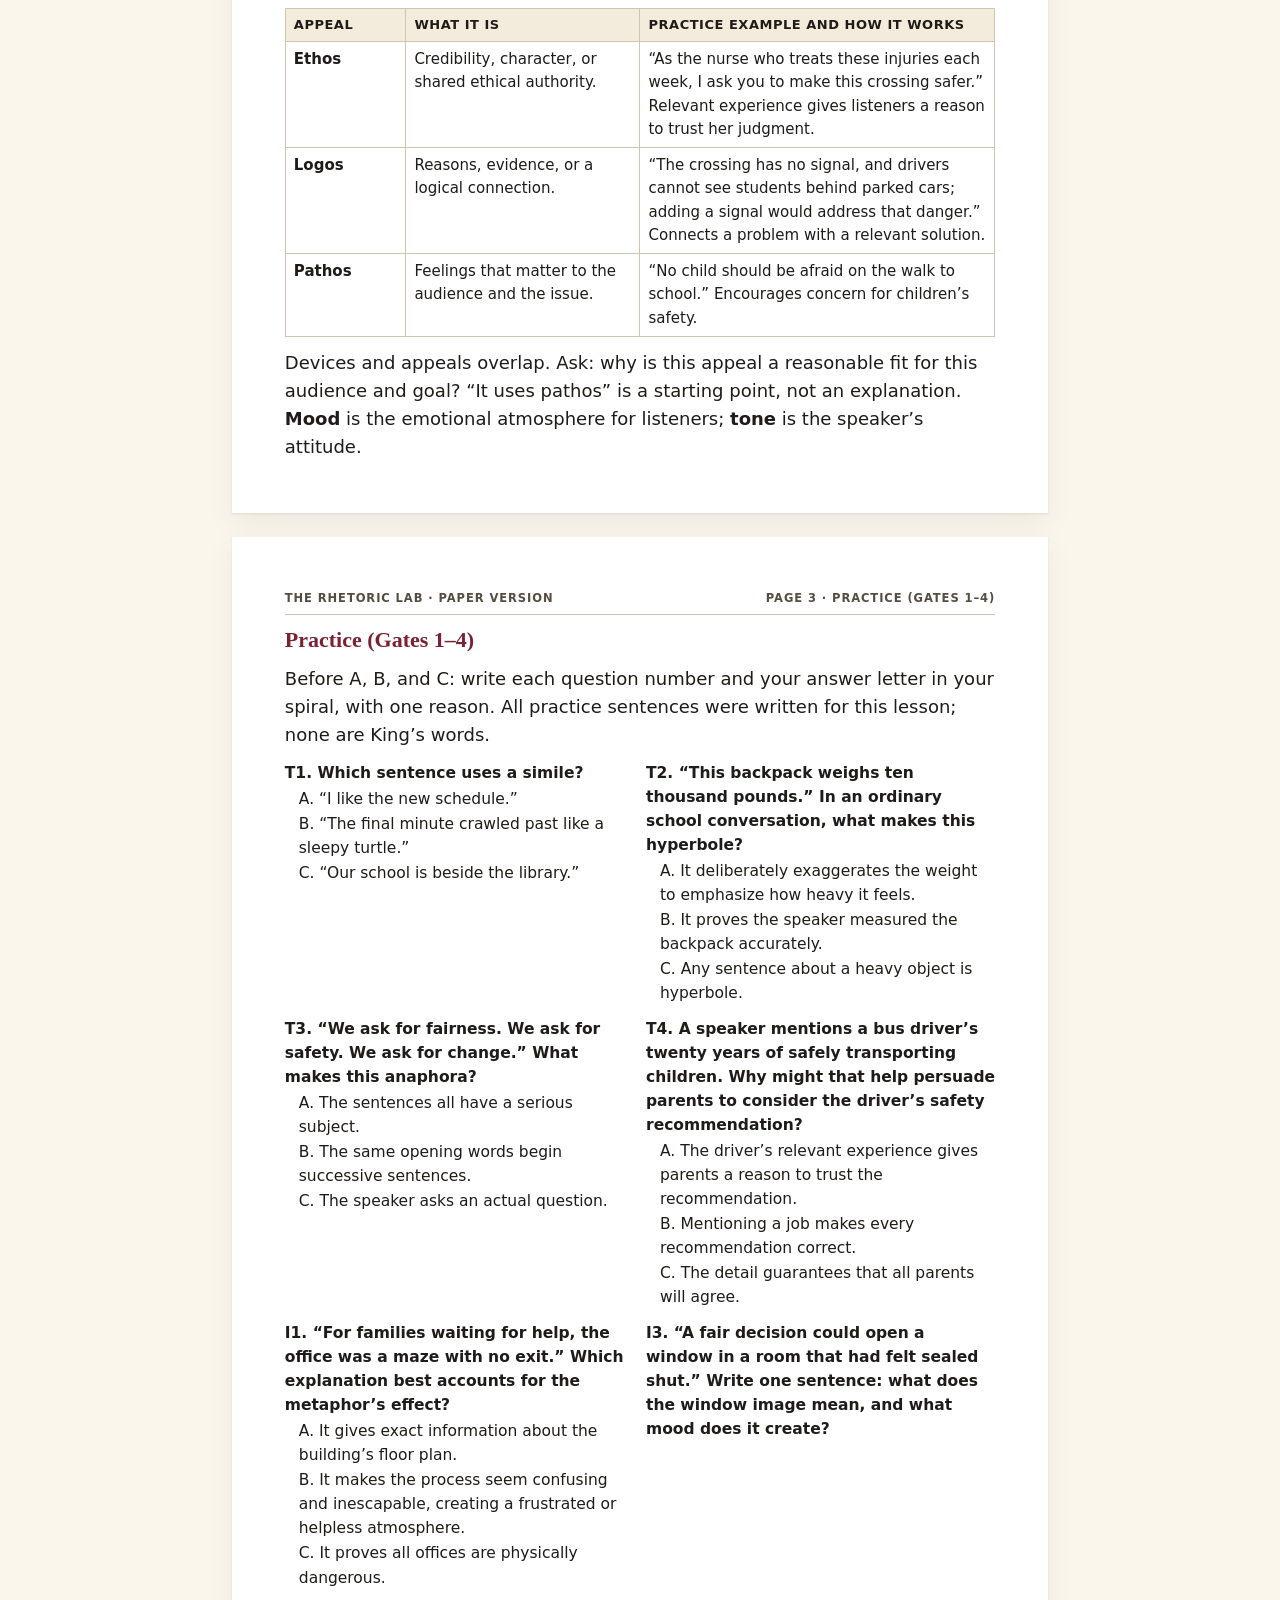
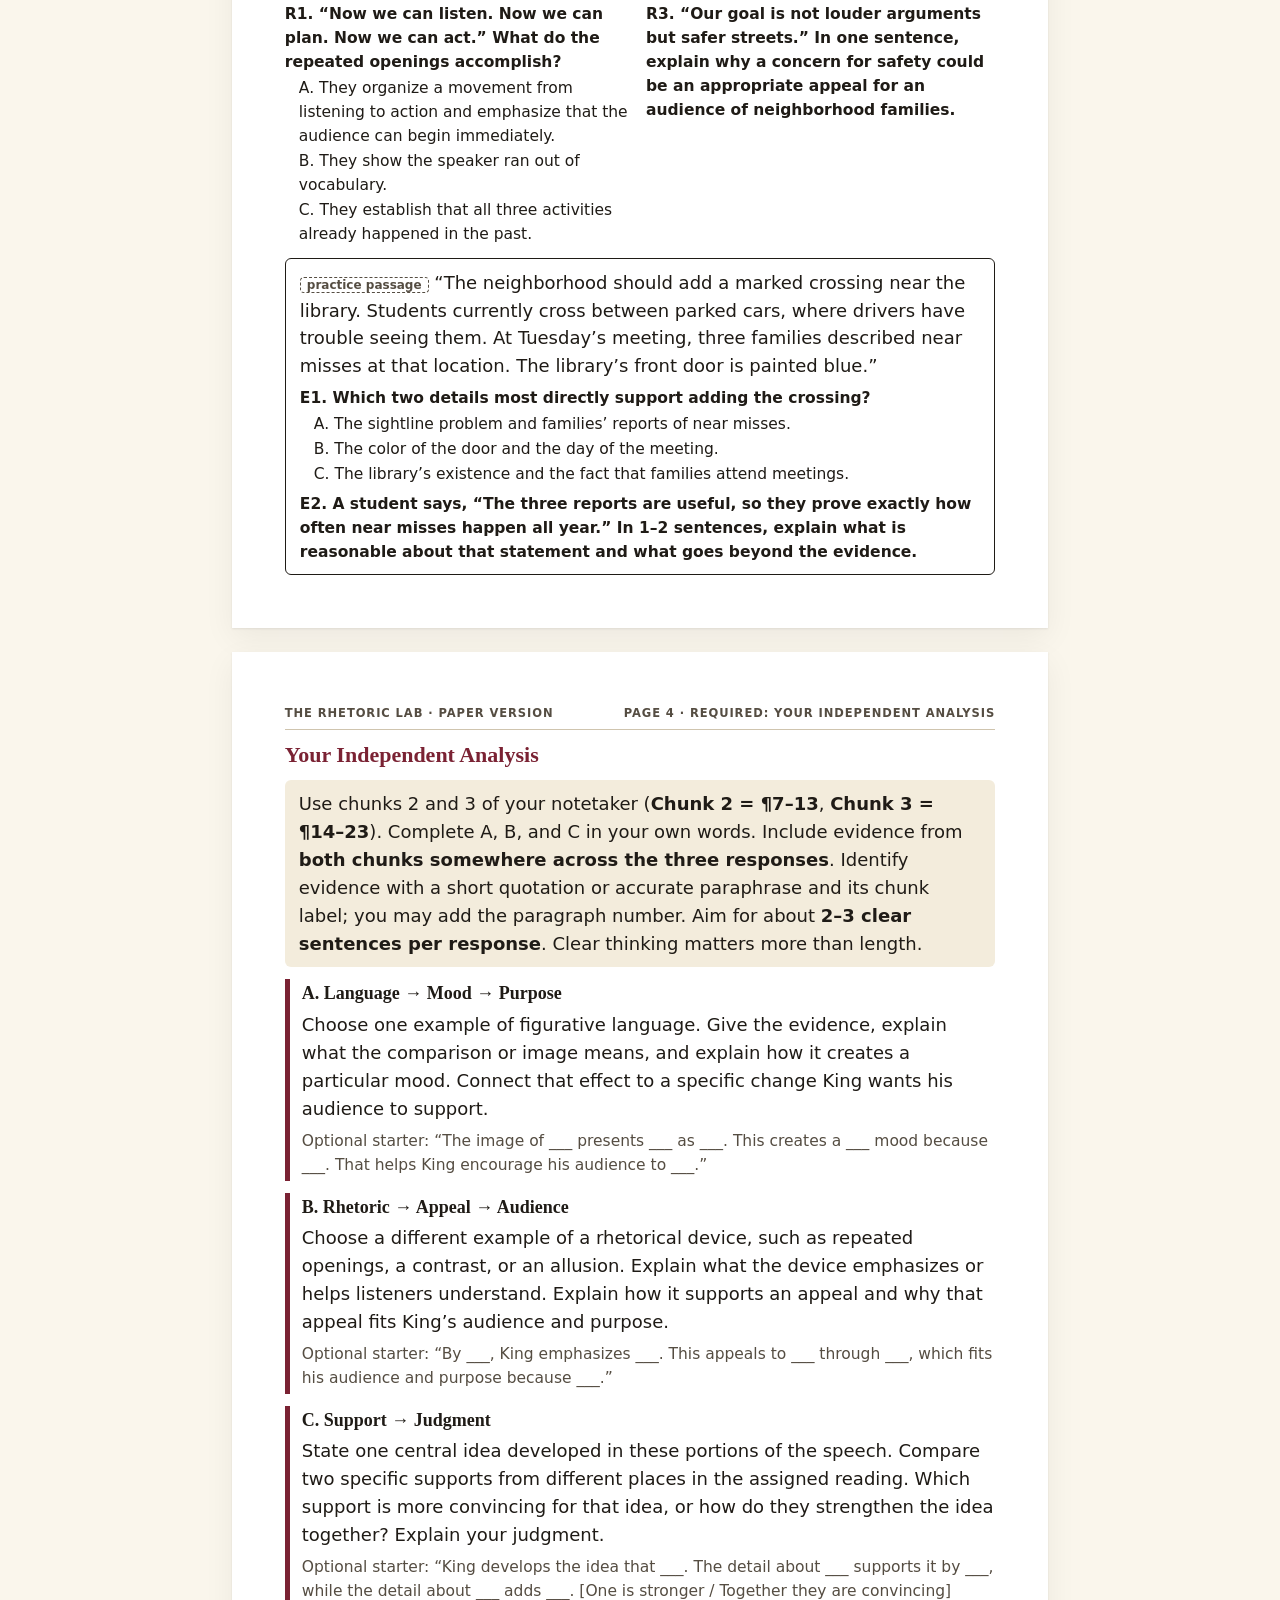
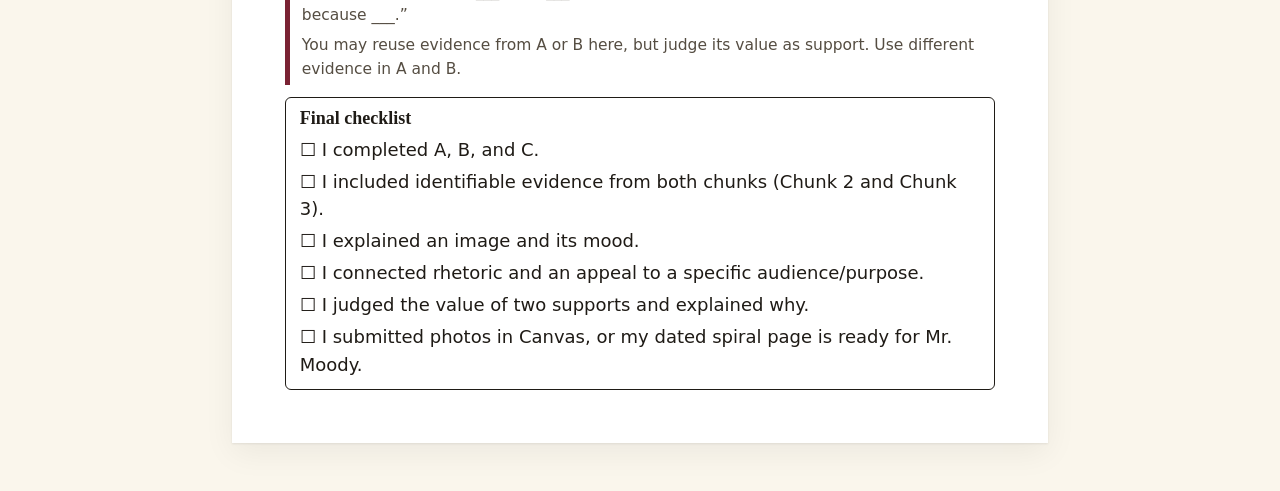
<file: rhetoric-lab/student-fallback.html>
<!doctype html>
<html lang="en">
<head>
<meta charset="utf-8">
<meta name="viewport" content="width=device-width, initial-scale=1">
<title>The Rhetoric Lab: Printable Student Fallback</title>
<meta name="description" content="English I · 11/19 · Paper version of The Rhetoric Lab for when the website is unavailable. No answer keys.">
<style>
:root{--ivory:#FAF6EC;--paper:#fff;--ink:#1F1B16;--ink-2:#554D42;--rule:#CFC4AE;--burgundy:#7A2233;--gold:#835E12;--tint:#F3ECDC;--teal:#1F5C66;
  --serif:"Iowan Old Style","Palatino Linotype",Palatino,"Book Antiqua",Georgia,serif;--sans:system-ui,-apple-system,"Segoe UI",Roboto,"Helvetica Neue",Arial,sans-serif;color-scheme:light}
*{box-sizing:border-box}
body{margin:0;background:var(--ivory);color:var(--ink);font:18px/1.55 var(--sans);overflow-wrap:anywhere}
.stack{display:flex;flex-direction:column;align-items:center;gap:24px;padding:24px max(16px,env(safe-area-inset-left,0px)) 48px}
.top{width:100%;max-width:8.5in;display:flex;flex-wrap:wrap;gap:8px 16px;align-items:center;justify-content:space-between}
.top p{margin:0;font-size:15px;color:var(--ink-2)}
.print{appearance:none;font:700 16px/1 var(--sans);border:1.5px solid var(--ink);background:var(--ink);color:#fff;border-radius:6px;padding:10px 14px;cursor:pointer}
.sheet{background:var(--paper);width:100%;max-width:8.5in;padding:.55in;box-shadow:0 1px 2px rgba(0,0,0,.08),0 10px 30px rgba(0,0,0,.06);display:flex;flex-direction:column;gap:12px}
.label{display:flex;justify-content:space-between;flex-wrap:wrap;gap:6px;font-size:11.5px;letter-spacing:.08em;text-transform:uppercase;font-weight:700;color:var(--ink-2);border-bottom:1px solid var(--rule);padding-bottom:6px}
h1,h2,h3{font-family:var(--serif);line-height:1.2;margin:0;font-weight:600}
h1{font-size:30px} h2{font-size:22px;color:var(--burgundy)} h3{font-size:18px}
p{margin:0}
ul,ol{margin:0;padding-left:22px;display:flex;flex-direction:column;gap:4px}
.box{border:1.5px solid var(--ink);border-radius:6px;padding:10px 14px;display:flex;flex-direction:column;gap:6px}
.tint{background:var(--tint);border-radius:6px;padding:10px 14px}
.tag{font-size:12px;font-weight:700;border:1px dashed var(--ink-2);border-radius:4px;padding:0 6px;color:var(--ink-2)}
table{border-collapse:collapse;width:100%;font-size:15px;table-layout:fixed}
th,td{border:1px solid var(--rule);padding:6px 8px;text-align:left;vertical-align:top;overflow-wrap:anywhere}
th{background:var(--tint);font-size:13px;letter-spacing:.04em;text-transform:uppercase}
td.ex{font-family:var(--serif)}
.chain{font-weight:700;color:var(--teal)}
.q{display:flex;flex-direction:column;gap:2px;font-size:15.5px}
.q b{font-size:15.5px}
.opts{list-style:none;padding-left:14px;gap:1px}
.prompt{border-left:5px solid var(--burgundy);padding:4px 0 4px 12px;display:flex;flex-direction:column;gap:6px}
.starter{font-size:15.5px;color:var(--ink-2)}
.check{list-style:none;padding:0}
.check li::before{content:"☐  "}
.two{display:grid;grid-template-columns:1fr 1fr;gap:12px}
@media screen and (max-width:640px){.sheet{padding:20px 16px} .two{grid-template-columns:1fr} h1{font-size:25px} table{font-size:14px}}
@media print{@page{size:letter;margin:.45in} body{background:#fff;font-size:10pt;line-height:1.38} .top{display:none} .stack{display:block;padding:0} .sheet{box-shadow:none;max-width:none;padding:0;gap:7px;break-after:page} .sheet:last-child{break-after:auto} table{font-size:8.8pt} th,td{padding:3px 6px} .q,.q b{font-size:9.2pt} .two{gap:7px 14px} .opts{gap:0} ul,ol{gap:2px} .box,.tint{padding:6px 10px;gap:4px} .prompt{gap:3px} .starter{font-size:9.2pt} h1{font-size:18pt} h2{font-size:13pt} h3{font-size:11.5pt}}
</style>
</head>
<body>
<main class="stack">
<div class="top"><p>Use this only if the Rhetoric Lab website will not open. Print one-sided, letter size. No answer keys are included.</p><button class="print" type="button" onclick="try{window.print()}catch(e){}">Print</button></div>

<section class="sheet" aria-labelledby="h1">
  <div class="label"><span>English I · Thursday 11/19</span><span>Page 1 · Start here</span></div>
  <h1 id="h1">The Rhetoric Lab: How King’s Words Work</h1>
  <p><b>Paper version.</b> Yesterday, your group passed the baton. Today, you take the thinking yourself. This is independent work.</p>
  <div class="box">
    <h3>What you need</h3>
    <ul>
      <li>Your <b>I Have a Dream interactive notetaker</b> (the Google Doc from class), open to <b>CHUNK 2</b> (paragraphs 7–13) and <b>CHUNK 3</b> (paragraphs 14–23), with your Wednesday annotations. No internet? Use the printed copy of chunks 2 and 3 your teacher left.</li>
      <li>Your spiral notebook. Title the page: <b>11/19 — The Rhetoric Lab: How King's Words Work</b>.</li>
    </ul>
  </div>
  <div class="box">
    <h3>What to do</h3>
    <ol>
      <li>Work in the same order as the website’s gates. Read the Toolbox on page 2.</li>
      <li>Answer the practice on page 3 in your spiral (on the website, these are Gates 1–4).</li>
      <li>Complete A, B, and C on page 4 in your spiral, in your own words (Gate 5). This is the part Mr. Moody grades.</li>
      <li>Submit legible photos of your A, B, and C in the Canvas assignment if you can. If you cannot upload, keep your dated spiral page ready for Mr. Moody to collect.</li>
    </ol>
  </div>
  <div class="tint">
    <p><b>Your goal:</b> I can explain how King’s language shapes an audience’s feelings and thinking to advance his purpose.</p>
    <p><b>King’s purpose is specific:</b> to persuade a national audience to fulfill the promise of racial equality and advance civil rights. “To persuade” or “to inspire” alone is incomplete.</p>
  </div>
  <p class="chain">Analysis chain: Specific words → meaning/technique → audience effect → purpose</p>
  <div class="box">
    <h3>Where the chunks are</h3>
    <p><b>Chunk 2 · ¶7–13.</b> Starts “It would be fatal for the nation to overlook the urgency of the moment.” Ends “…righteousness like a mighty stream.” <b>Chunk 3 · ¶14–23.</b> Starts “I am not unmindful that some of you have come here out of great trials and tribulations.” Ends with the second “I have a dream today!” just before CHUNK 4. Your notetaker prints some paragraph numbers: [10], [13], [15], [20]. Skip the rest of the notetaker today.</p>
    <p><b>Can’t open your notetaker?</b> Find the same two chunks in the Yale transcript (avalon.law.yale.edu/20th_century/mlk01.asp) by those opening and closing words, and write <b>Transcript used</b> at the top of your page.</p>
  </div>
  <div class="box">
    <h3>Source notes for chunks 2 and 3</h3>
    <ul>
      <li><b>¶13 “justice rolls down like waters…”</b> King borrows from the Hebrew Bible: the prophet Amos (Amos 5:24) calling for justice.</li>
      <li><b>¶17 “We hold these truths to be self-evident…”</b> King quotes the Declaration of Independence (1776).</li>
      <li><b>¶22 “interposition” and “nullification”</b> Words segregationist leaders, including Alabama’s governor, used to argue a state could refuse federal civil-rights rulings.</li>
      <li><b>¶8 “soul force”</b> King’s phrase for the power of nonviolent resistance. <b>¶13 “For Whites Only”</b> Signs that barred Black Americans from places under segregation.</li>
    </ul>
  </div>
  <p>You may use your notetaker, your annotations, this Toolbox and the source notes. Copying another student’s analysis is not allowed.</p>
</section>

<section class="sheet" aria-labelledby="h2">
  <div class="label"><span>The Rhetoric Lab · paper version</span><span>Page 2 · The Toolbox</span></div>
  <h2 id="h2">The Toolbox</h2>
  <p>Examples marked <span class="tag">practice</span> were written for this lesson. They are not King’s words.</p>
  <h3>A · Language that creates an image</h3>
  <table>
    <thead><tr><th style="width:17%">Term</th><th style="width:33%">What it is</th><th style="width:27%">Practice example</th><th style="width:23%">Why it fits</th></tr></thead>
    <tbody>
      <tr><td><b>Simile</b></td><td>A comparison of unlike things using <i>like</i> or <i>as</i>.</td><td class="ex">“The unanswered request hung over the room like a storm cloud.”</td><td>Suggests tension or worry.</td></tr>
      <tr><td><b>Metaphor</b></td><td>Presents one thing as another without <i>like</i> or <i>as</i>.</td><td class="ex">“The unanswered request was a storm cloud over the meeting.”</td><td>Not literally weather.</td></tr>
      <tr><td><b>Hyperbole</b></td><td>Deliberate exaggeration for emphasis; not meant literally.</td><td class="ex">“I have asked for this change a million times.”</td><td>Overstatement shows frustration.</td></tr>
      <tr><td><b>Personification</b></td><td>Human actions or qualities given to something nonhuman.</td><td class="ex">“The warning sign begged us to slow down.”</td><td>Makes the warning feel urgent.</td></tr>
    </tbody>
  </table>
  <p><b>Mini-model:</b> “The room felt like a sealed jar.” Identify the comparison (room → sealed jar), explain its meaning (cramped, airless), explain its effect (an uneasy, trapped mood). A label alone leaves the analysis unfinished. <b>Counterexample:</b> “I like this proposal” is not a simile; it states a preference.</p>
  <h3>B · Language that shapes an argument</h3>
  <table>
    <thead><tr><th style="width:17%">Term</th><th style="width:33%">What it is</th><th style="width:27%">Practice example</th><th style="width:23%">What it can do</th></tr></thead>
    <tbody>
      <tr><td><b>Allusion</b></td><td>A reference to a recognizable text, event, person, or idea outside the passage.</td><td class="ex">“Our team is facing its own David and Goliath moment.” (In the story, a smaller challenger confronts a powerful opponent.)</td><td>Frames the team as an underdog; encourages courage or hope.</td></tr>
      <tr><td><b>Anaphora</b></td><td>Repeating words at the <b>beginnings</b> of successive clauses or sentences.</td><td class="ex">“We need safe streets. We need open doors. We need action now.”</td><td>Emphasizes shared needs; builds momentum.</td></tr>
      <tr><td><b>Antithesis</b></td><td>Contrasting ideas in a balanced structure.</td><td class="ex">“Choose cooperation over conflict; choose action over excuses.”</td><td>Frames a choice; stresses the preferred one.</td></tr>
    </tbody>
  </table>
  <p><b>Also:</b> <i>parallelism</i> uses similar grammatical patterns to organize connected ideas (the opening words need not match). A <i>rhetorical question</i> is asked mainly to provoke thought or emphasize a point.</p>
  <h3>C · Appeals explain a route to persuasion</h3>
  <table>
    <thead><tr><th style="width:17%">Appeal</th><th style="width:33%">What it is</th><th style="width:50%">Practice example and how it works</th></tr></thead>
    <tbody>
      <tr><td><b>Ethos</b></td><td>Credibility, character, or shared ethical authority.</td><td><span class="ex">“As the nurse who treats these injuries each week, I ask you to make this crossing safer.”</span> Relevant experience gives listeners a reason to trust her judgment.</td></tr>
      <tr><td><b>Logos</b></td><td>Reasons, evidence, or a logical connection.</td><td><span class="ex">“The crossing has no signal, and drivers cannot see students behind parked cars; adding a signal would address that danger.”</span> Connects a problem with a relevant solution.</td></tr>
      <tr><td><b>Pathos</b></td><td>Feelings that matter to the audience and the issue.</td><td><span class="ex">“No child should be afraid on the walk to school.”</span> Encourages concern for children’s safety.</td></tr>
    </tbody>
  </table>
  <p>Devices and appeals overlap. Ask: why is this appeal a reasonable fit for this audience and goal? “It uses pathos” is a starting point, not an explanation. <b>Mood</b> is the emotional atmosphere for listeners; <b>tone</b> is the speaker’s attitude.</p>
</section>

<section class="sheet" aria-labelledby="h3">
  <div class="label"><span>The Rhetoric Lab · paper version</span><span>Page 3 · Practice (Gates 1–4)</span></div>
  <h2 id="h3">Practice (Gates 1–4)</h2>
  <p>Before A, B, and C: write each question number and your answer letter in your spiral, with one reason. All practice sentences were written for this lesson; none are King’s words.</p>
  <div class="two">
    <div class="q"><b>T1. Which sentence uses a simile?</b><ul class="opts"><li>A. “I like the new schedule.”</li><li>B. “The final minute crawled past like a sleepy turtle.”</li><li>C. “Our school is beside the library.”</li></ul></div>
    <div class="q"><b>T2. “This backpack weighs ten thousand pounds.” In an ordinary school conversation, what makes this hyperbole?</b><ul class="opts"><li>A. It deliberately exaggerates the weight to emphasize how heavy it feels.</li><li>B. It proves the speaker measured the backpack accurately.</li><li>C. Any sentence about a heavy object is hyperbole.</li></ul></div>
    <div class="q"><b>T3. “We ask for fairness. We ask for safety. We ask for change.” What makes this anaphora?</b><ul class="opts"><li>A. The sentences all have a serious subject.</li><li>B. The same opening words begin successive sentences.</li><li>C. The speaker asks an actual question.</li></ul></div>
    <div class="q"><b>T4. A speaker mentions a bus driver’s twenty years of safely transporting children. Why might that help persuade parents to consider the driver’s safety recommendation?</b><ul class="opts"><li>A. The driver’s relevant experience gives parents a reason to trust the recommendation.</li><li>B. Mentioning a job makes every recommendation correct.</li><li>C. The detail guarantees that all parents will agree.</li></ul></div>
    <div class="q"><b>I1. “For families waiting for help, the office was a maze with no exit.” Which explanation best accounts for the metaphor’s effect?</b><ul class="opts"><li>A. It gives exact information about the building’s floor plan.</li><li>B. It makes the process seem confusing and inescapable, creating a frustrated or helpless atmosphere.</li><li>C. It proves all offices are physically dangerous.</li></ul></div>
    <div class="q"><b>I3. “A fair decision could open a window in a room that had felt sealed shut.” Write one sentence: what does the window image mean, and what mood does it create?</b></div>
    <div class="q"><b>R1. “Now we can listen. Now we can plan. Now we can act.” What do the repeated openings accomplish?</b><ul class="opts"><li>A. They organize a movement from listening to action and emphasize that the audience can begin immediately.</li><li>B. They show the speaker ran out of vocabulary.</li><li>C. They establish that all three activities already happened in the past.</li></ul></div>
    <div class="q"><b>R3. “Our goal is not louder arguments but safer streets.” In one sentence, explain why a concern for safety could be an appropriate appeal for an audience of neighborhood families.</b></div>
  </div>
  <div class="box">
    <p class="ex"><span class="tag">practice passage</span> “The neighborhood should add a marked crossing near the library. Students currently cross between parked cars, where drivers have trouble seeing them. At Tuesday’s meeting, three families described near misses at that location. The library’s front door is painted blue.”</p>
    <div class="q"><b>E1. Which two details most directly support adding the crossing?</b><ul class="opts"><li>A. The sightline problem and families’ reports of near misses.</li><li>B. The color of the door and the day of the meeting.</li><li>C. The library’s existence and the fact that families attend meetings.</li></ul></div>
    <div class="q"><b>E2. A student says, “The three reports are useful, so they prove exactly how often near misses happen all year.” In 1–2 sentences, explain what is reasonable about that statement and what goes beyond the evidence.</b></div>
  </div>
</section>

<section class="sheet" aria-labelledby="h4">
  <div class="label"><span>The Rhetoric Lab · paper version</span><span>Page 4 · Required: your independent analysis</span></div>
  <h2 id="h4">Your Independent Analysis</h2>
  <div class="tint"><p>Use chunks 2 and 3 of your notetaker (<b>Chunk 2 = ¶7–13</b>, <b>Chunk 3 = ¶14–23</b>). Complete A, B, and C in your own words. Include evidence from <b>both chunks somewhere across the three responses</b>. Identify evidence with a short quotation or accurate paraphrase and its chunk label; you may add the paragraph number. Aim for about <b>2–3 clear sentences per response</b>. Clear thinking matters more than length.</p></div>
  <div class="prompt">
    <h3>A. Language → Mood → Purpose</h3>
    <p>Choose one example of figurative language. Give the evidence, explain what the comparison or image means, and explain how it creates a particular mood. Connect that effect to a specific change King wants his audience to support.</p>
    <p class="starter">Optional starter: “The image of ___ presents ___ as ___. This creates a ___ mood because ___. That helps King encourage his audience to ___.”</p>
  </div>
  <div class="prompt">
    <h3>B. Rhetoric → Appeal → Audience</h3>
    <p>Choose a different example of a rhetorical device, such as repeated openings, a contrast, or an allusion. Explain what the device emphasizes or helps listeners understand. Explain how it supports an appeal and why that appeal fits King’s audience and purpose.</p>
    <p class="starter">Optional starter: “By ___, King emphasizes ___. This appeals to ___ through ___, which fits his audience and purpose because ___.”</p>
  </div>
  <div class="prompt">
    <h3>C. Support → Judgment</h3>
    <p>State one central idea developed in these portions of the speech. Compare two specific supports from different places in the assigned reading. Which support is more convincing for that idea, or how do they strengthen the idea together? Explain your judgment.</p>
    <p class="starter">Optional starter: “King develops the idea that ___. The detail about ___ supports it by ___, while the detail about ___ adds ___. [One is stronger / Together they are convincing] because ___.”</p>
    <p class="starter">You may reuse evidence from A or B here, but judge its value as support. Use different evidence in A and B.</p>
  </div>
  <div class="box">
    <h3>Final checklist</h3>
    <ul class="check">
      <li>I completed A, B, and C.</li>
      <li>I included identifiable evidence from both chunks (Chunk 2 and Chunk 3).</li>
      <li>I explained an image and its mood.</li>
      <li>I connected rhetoric and an appeal to a specific audience/purpose.</li>
      <li>I judged the value of two supports and explained why.</li>
      <li>I submitted photos in Canvas, or my dated spiral page is ready for Mr. Moody.</li>
    </ul>
  </div>
</section>
</main>
</body>
</html>
</file>
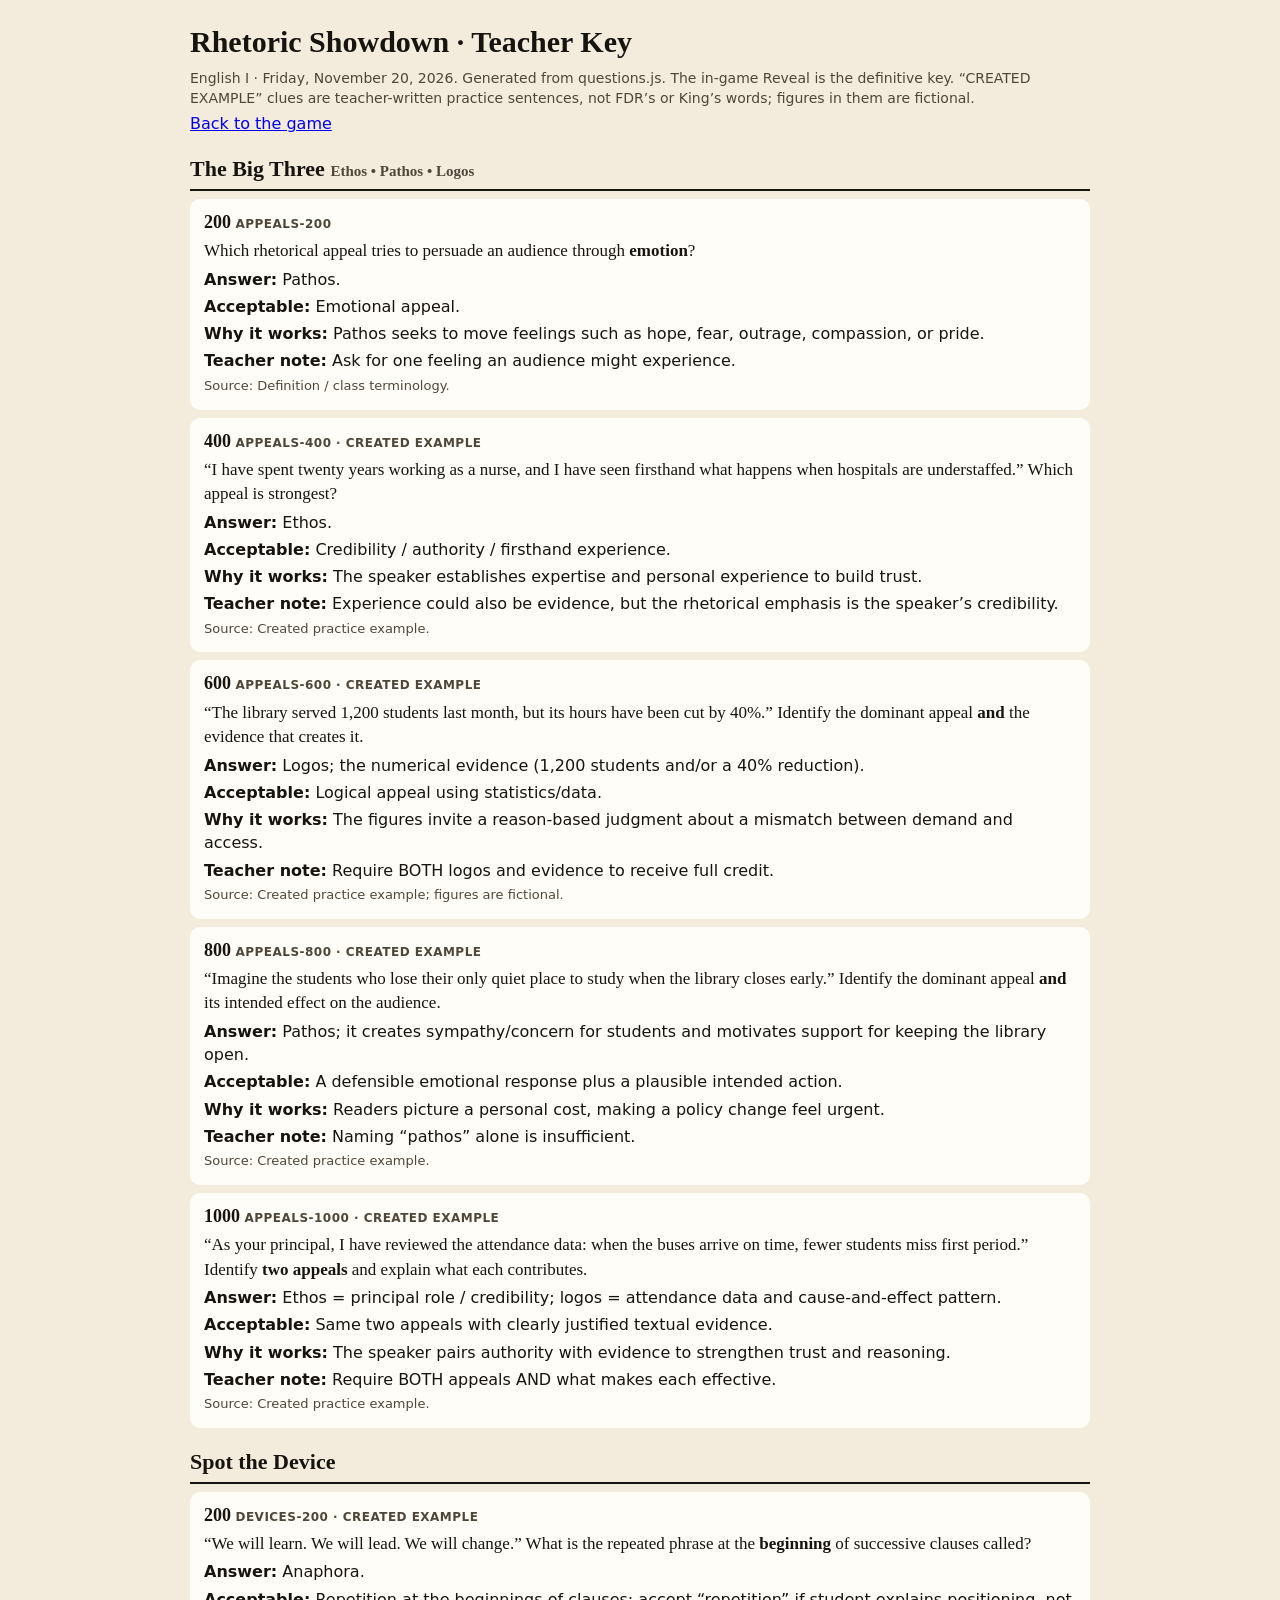
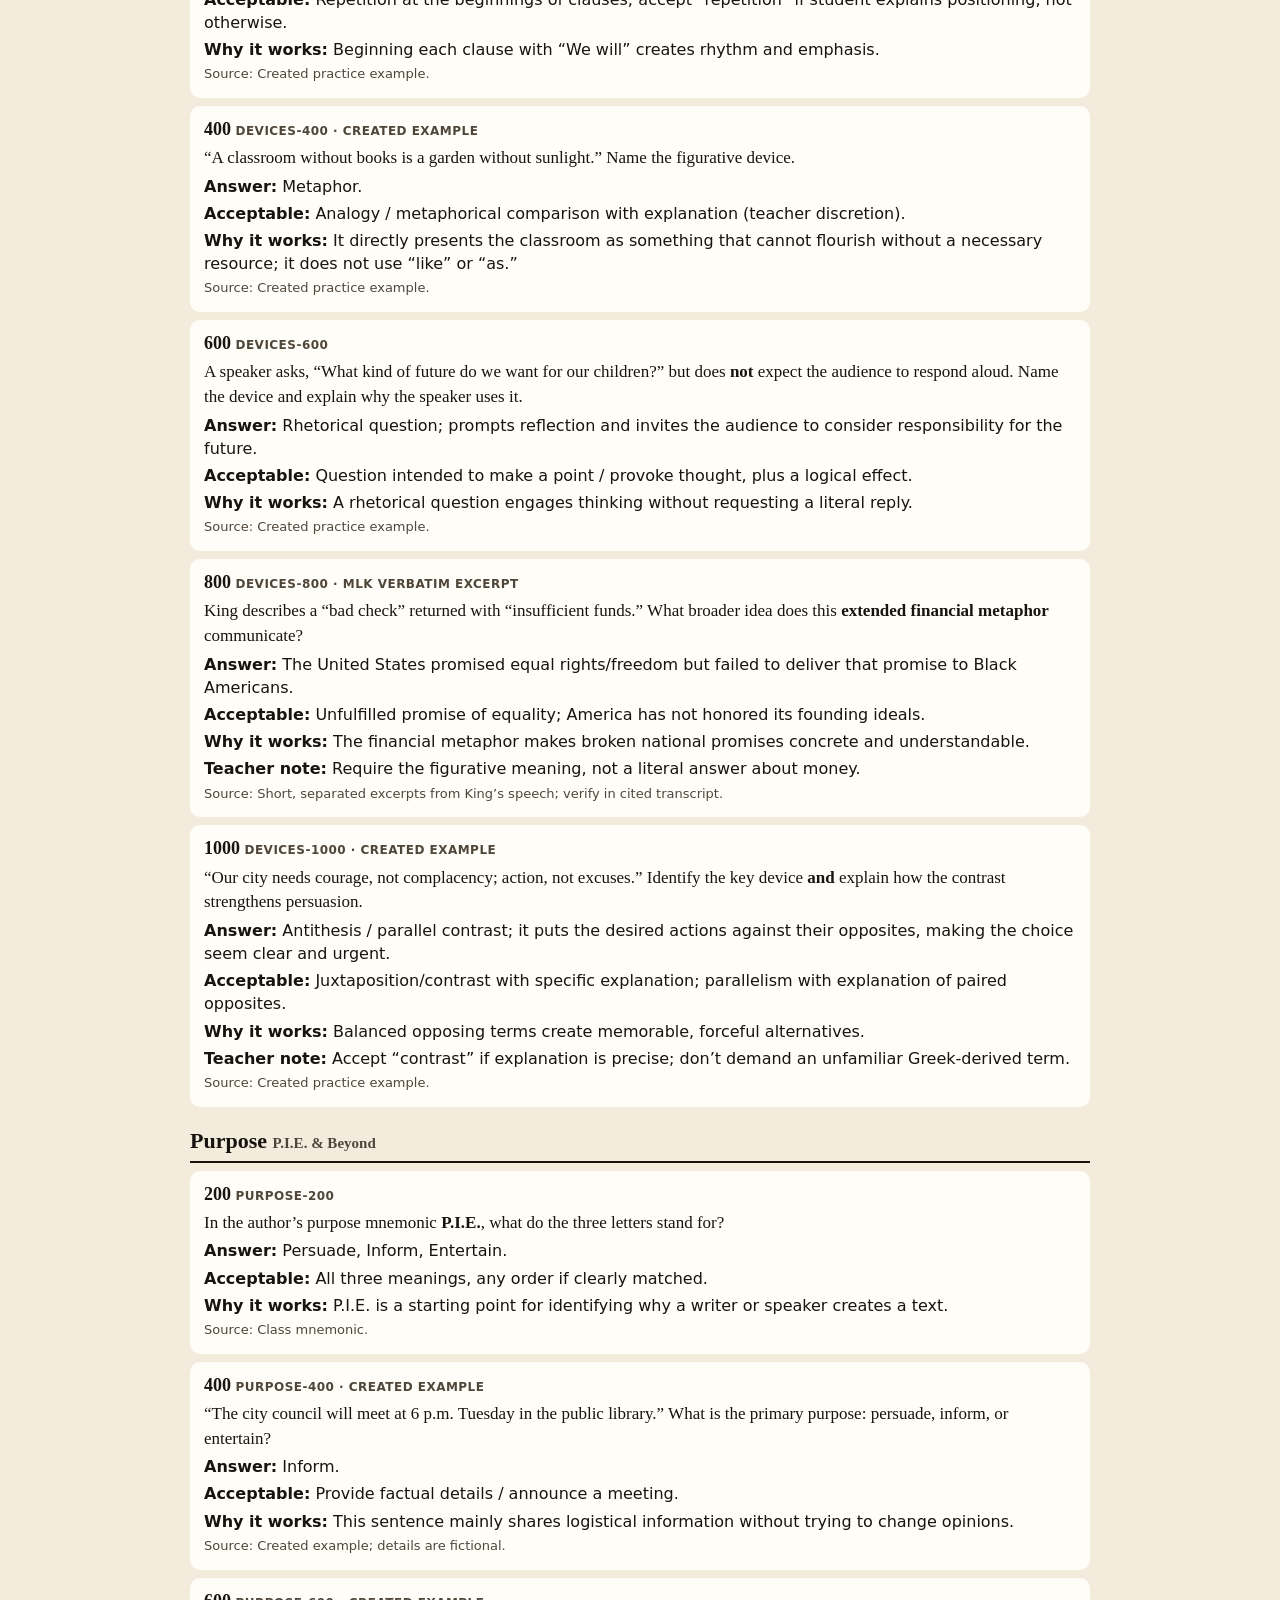
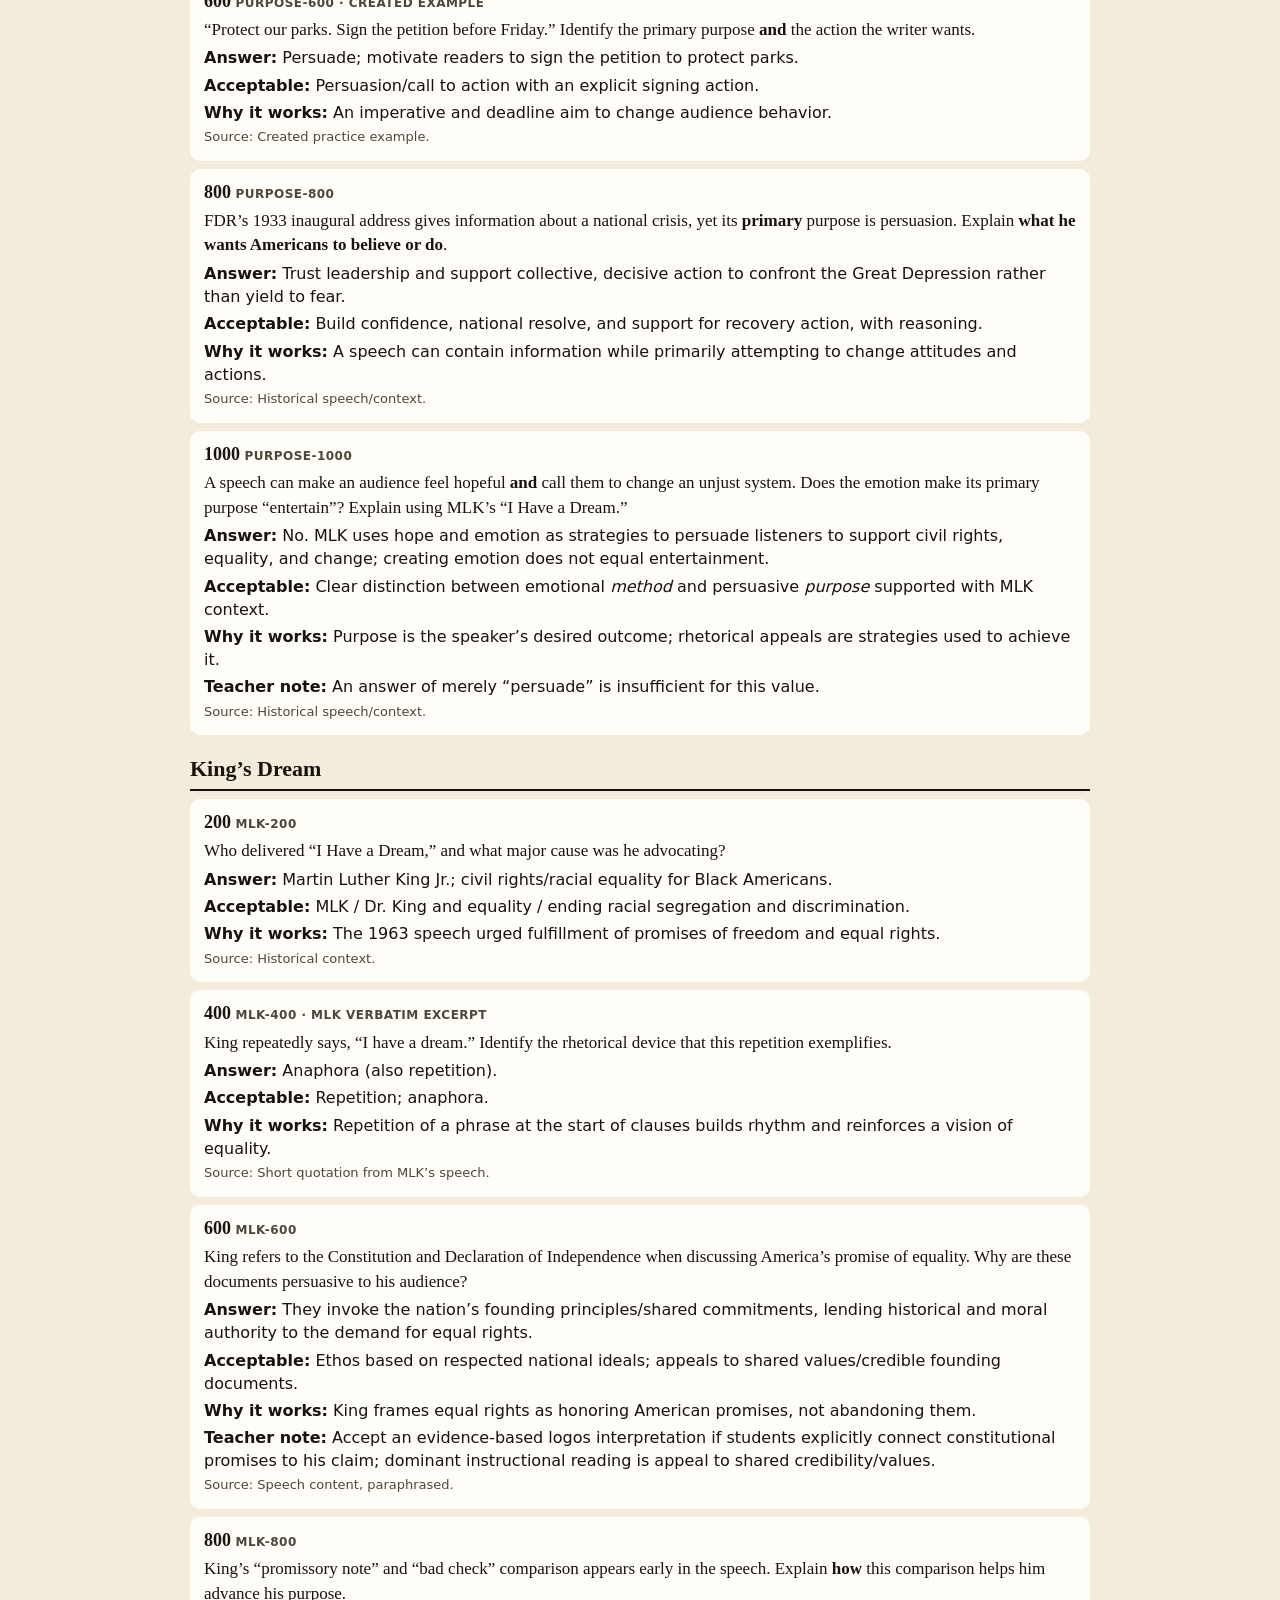
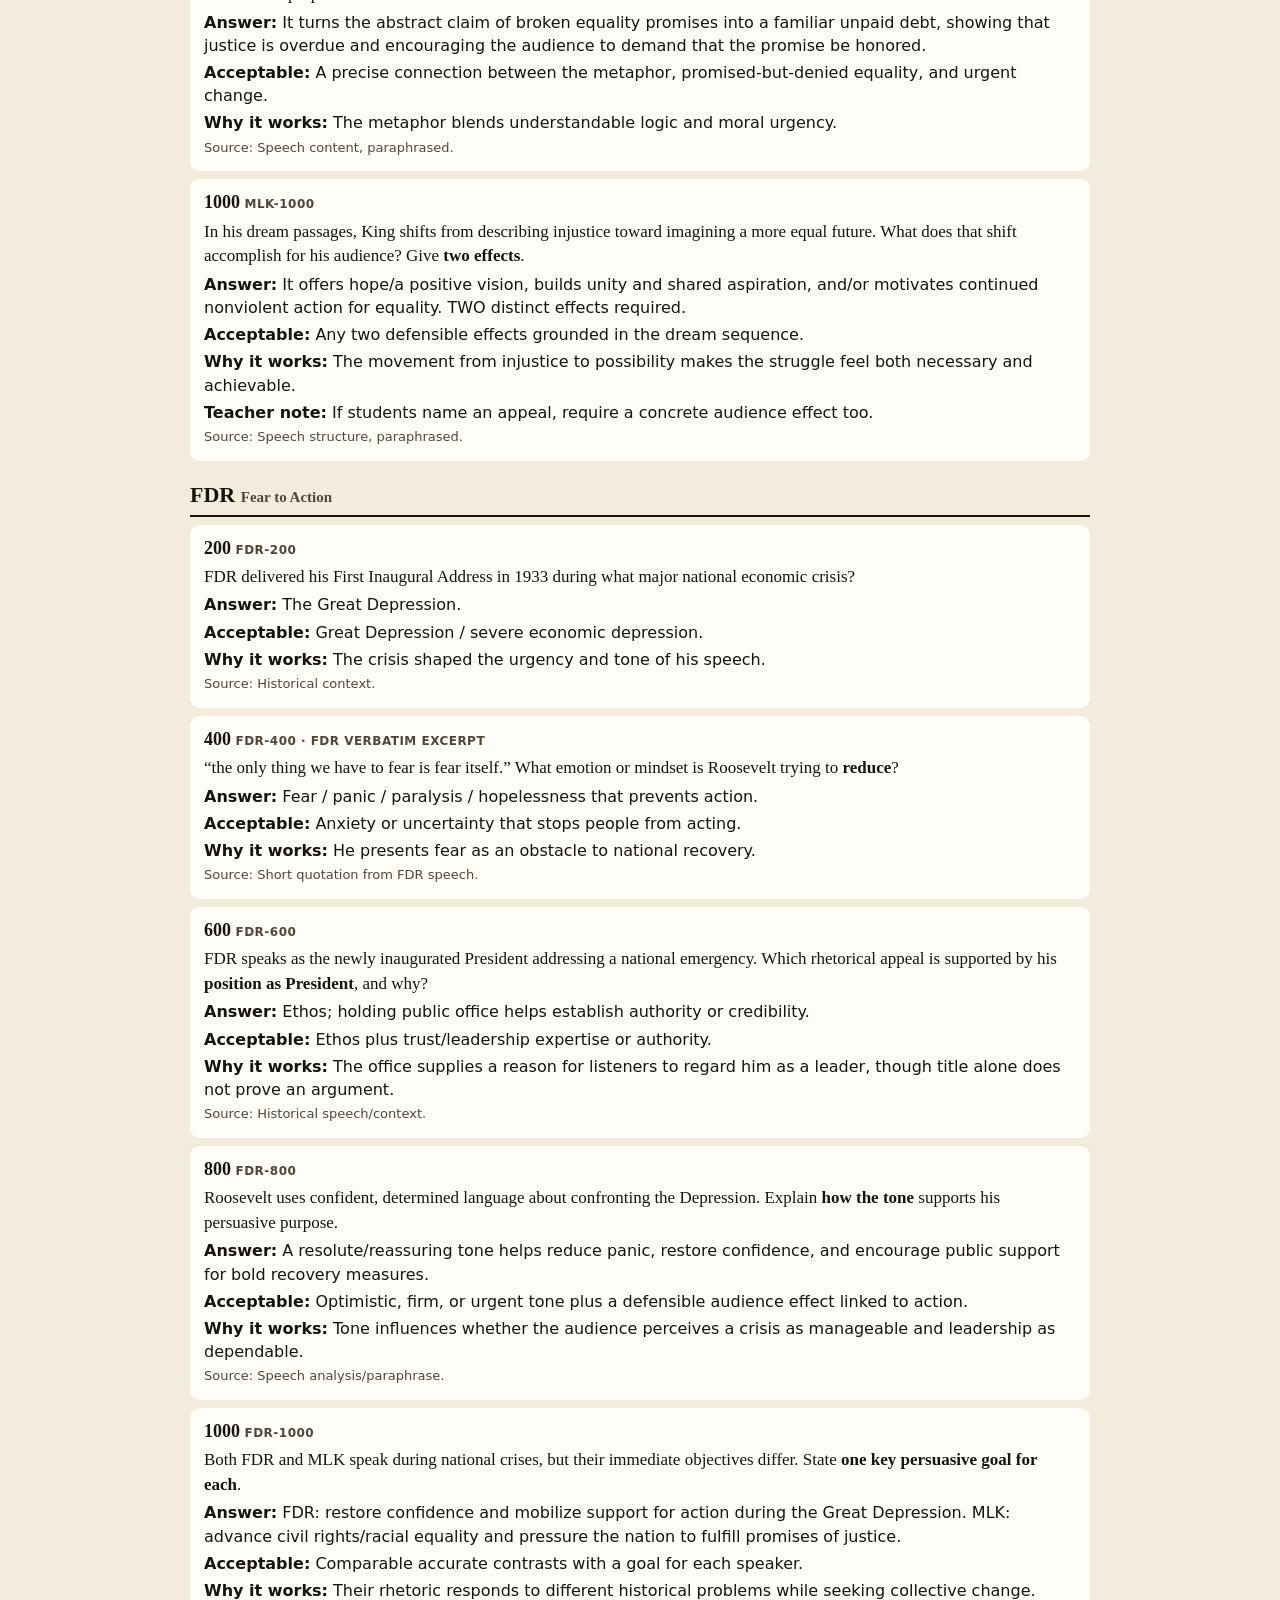
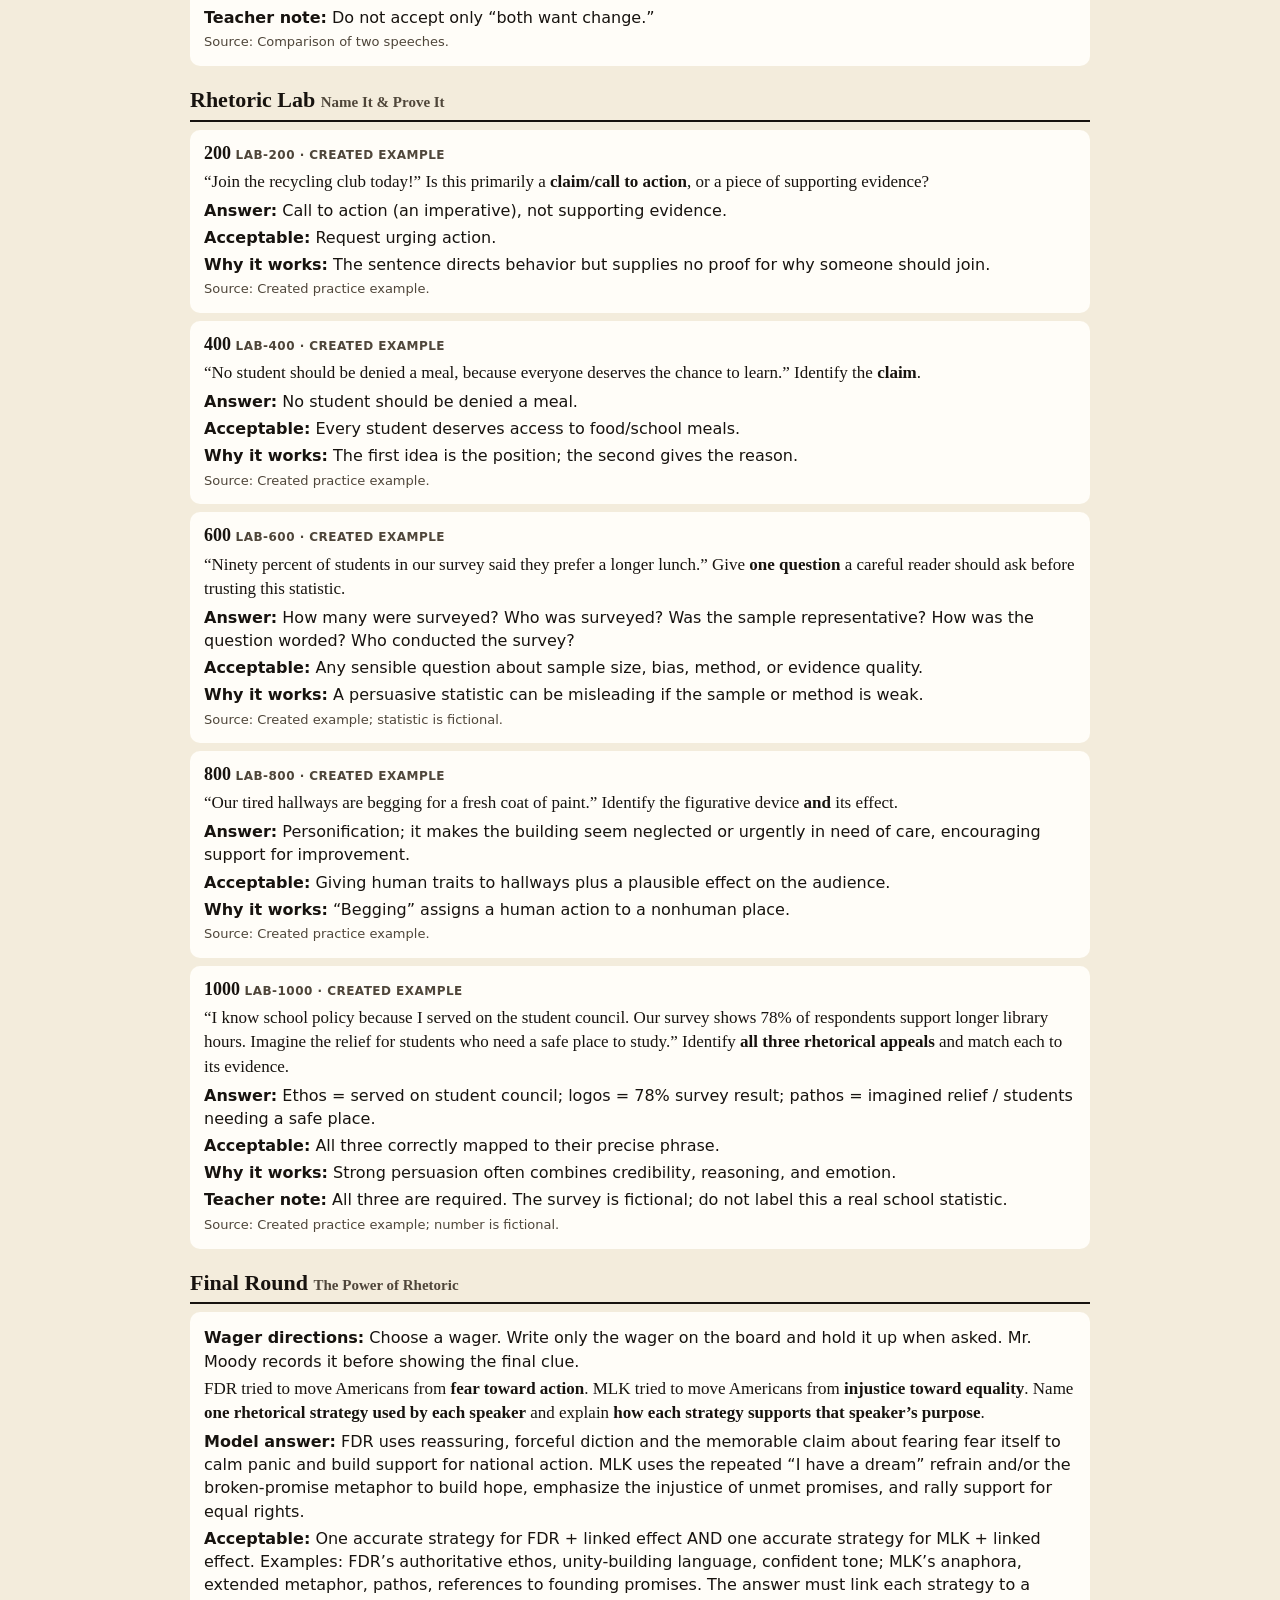
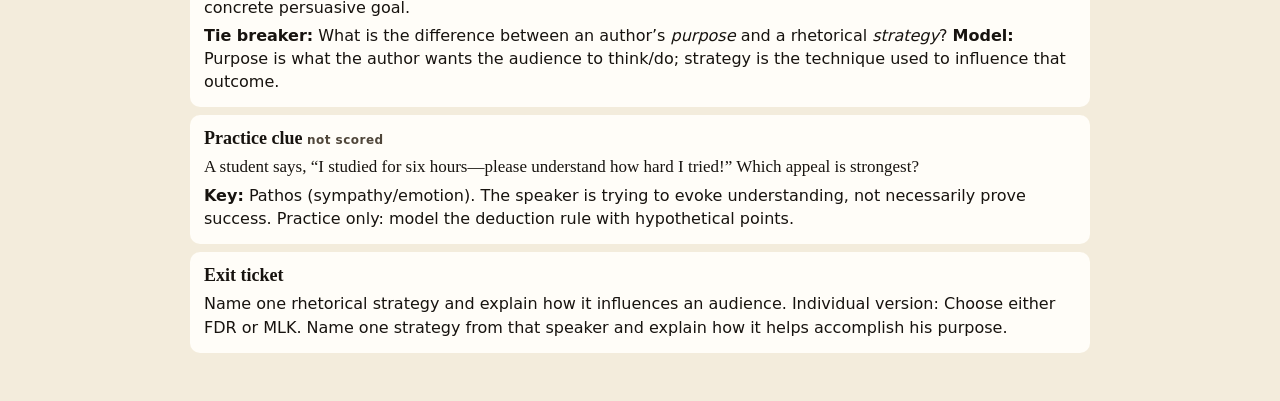
<file: rhetoric-showdown/teacher-key.html>
<!doctype html>
<html lang="en">
<head>
<meta charset="utf-8">
<meta name="viewport" content="width=device-width, initial-scale=1">
<title>Rhetoric Showdown Teacher Key</title>
<meta name="description" content="Printable answer key for Rhetoric Showdown (English I, Friday 11/20). Generated from questions.js.">
<style>
body{margin:0;background:#F3ECDC;color:#17130F;font:16px/1.45 system-ui,-apple-system,"Segoe UI",Roboto,Arial,sans-serif}
.wrap{max-width:900px;margin:0 auto;padding:20px max(16px,env(safe-area-inset-left,0px)) 40px}
h1,h2,h3{font-family:"Iowan Old Style","Palatino Linotype",Palatino,Georgia,serif;margin:0}
h1{font-size:30px} h2{font-size:22px;margin:18px 0 8px;border-bottom:2px solid #17130F;padding-bottom:4px} h2 span{font-size:15px;color:#4F463A}
h3{font-size:18px} h3 small{font:600 12px system-ui,sans-serif;color:#4F463A;letter-spacing:.04em}
article{background:#FFFDF8;border-radius:10px;padding:10px 14px;margin:8px 0;break-inside:avoid}
p{margin:4px 0} .q{font-family:"Iowan Old Style",Georgia,serif;font-size:17px} .src{font-size:13px;color:#4F463A}
.note{font-size:14px;color:#4F463A}
@media print{body{background:#fff;font-size:10.5pt} .wrap{padding:0;max-width:none} article{border:1px solid #ccc} .noprint{display:none}}
</style>
</head>
<body><main class="wrap">
<h1>Rhetoric Showdown · Teacher Key</h1>
<p class="note">English I · Friday, November 20, 2026. Generated from questions.js. The in-game Reveal is the definitive key. “CREATED EXAMPLE” clues are teacher-written practice sentences, not FDR’s or King’s words; figures in them are fictional.</p>
<p class="noprint"><a href="index.html">Back to the game</a></p>
<section><h2>The Big Three <span>Ethos • Pathos • Logos</span></h2>
<article><h3>200 <small>APPEALS-200</small></h3><p class="q">Which rhetorical appeal tries to persuade an audience through <strong>emotion</strong>?</p><p><b>Answer:</b> Pathos.</p><p><b>Acceptable:</b> Emotional appeal.</p><p><b>Why it works:</b> Pathos seeks to move feelings such as hope, fear, outrage, compassion, or pride.</p><p><b>Teacher note:</b> Ask for one feeling an audience might experience.</p><p class="src">Source: Definition / class terminology.</p></article>
<article><h3>400 <small>APPEALS-400 · CREATED EXAMPLE</small></h3><p class="q">“I have spent twenty years working as a nurse, and I have seen firsthand what happens when hospitals are understaffed.” Which appeal is strongest?</p><p><b>Answer:</b> Ethos.</p><p><b>Acceptable:</b> Credibility / authority / firsthand experience.</p><p><b>Why it works:</b> The speaker establishes expertise and personal experience to build trust.</p><p><b>Teacher note:</b> Experience could also be evidence, but the rhetorical emphasis is the speaker’s credibility.</p><p class="src">Source: Created practice example.</p></article>
<article><h3>600 <small>APPEALS-600 · CREATED EXAMPLE</small></h3><p class="q">“The library served 1,200 students last month, but its hours have been cut by 40%.” Identify the dominant appeal <strong>and</strong> the evidence that creates it.</p><p><b>Answer:</b> Logos; the numerical evidence (1,200 students and/or a 40% reduction).</p><p><b>Acceptable:</b> Logical appeal using statistics/data.</p><p><b>Why it works:</b> The figures invite a reason-based judgment about a mismatch between demand and access.</p><p><b>Teacher note:</b> Require BOTH logos and evidence to receive full credit.</p><p class="src">Source: Created practice example; figures are fictional.</p></article>
<article><h3>800 <small>APPEALS-800 · CREATED EXAMPLE</small></h3><p class="q">“Imagine the students who lose their only quiet place to study when the library closes early.” Identify the dominant appeal <strong>and</strong> its intended effect on the audience.</p><p><b>Answer:</b> Pathos; it creates sympathy/concern for students and motivates support for keeping the library open.</p><p><b>Acceptable:</b> A defensible emotional response plus a plausible intended action.</p><p><b>Why it works:</b> Readers picture a personal cost, making a policy change feel urgent.</p><p><b>Teacher note:</b> Naming “pathos” alone is insufficient.</p><p class="src">Source: Created practice example.</p></article>
<article><h3>1000 <small>APPEALS-1000 · CREATED EXAMPLE</small></h3><p class="q">“As your principal, I have reviewed the attendance data: when the buses arrive on time, fewer students miss first period.” Identify <strong>two appeals</strong> and explain what each contributes.</p><p><b>Answer:</b> Ethos = principal role / credibility; logos = attendance data and cause-and-effect pattern.</p><p><b>Acceptable:</b> Same two appeals with clearly justified textual evidence.</p><p><b>Why it works:</b> The speaker pairs authority with evidence to strengthen trust and reasoning.</p><p><b>Teacher note:</b> Require BOTH appeals AND what makes each effective.</p><p class="src">Source: Created practice example.</p></article>
</section>
<section><h2>Spot the Device</h2>
<article><h3>200 <small>DEVICES-200 · CREATED EXAMPLE</small></h3><p class="q">“We will learn. We will lead. We will change.” What is the repeated phrase at the <strong>beginning</strong> of successive clauses called?</p><p><b>Answer:</b> Anaphora.</p><p><b>Acceptable:</b> Repetition at the beginnings of clauses; accept “repetition” if student explains positioning, not otherwise.</p><p><b>Why it works:</b> Beginning each clause with “We will” creates rhythm and emphasis.</p><p class="src">Source: Created practice example.</p></article>
<article><h3>400 <small>DEVICES-400 · CREATED EXAMPLE</small></h3><p class="q">“A classroom without books is a garden without sunlight.” Name the figurative device.</p><p><b>Answer:</b> Metaphor.</p><p><b>Acceptable:</b> Analogy / metaphorical comparison with explanation (teacher discretion).</p><p><b>Why it works:</b> It directly presents the classroom as something that cannot flourish without a necessary resource; it does not use “like” or “as.”</p><p class="src">Source: Created practice example.</p></article>
<article><h3>600 <small>DEVICES-600</small></h3><p class="q">A speaker asks, “What kind of future do we want for our children?” but does <strong>not</strong> expect the audience to respond aloud. Name the device and explain why the speaker uses it.</p><p><b>Answer:</b> Rhetorical question; prompts reflection and invites the audience to consider responsibility for the future.</p><p><b>Acceptable:</b> Question intended to make a point / provoke thought, plus a logical effect.</p><p><b>Why it works:</b> A rhetorical question engages thinking without requesting a literal reply.</p><p class="src">Source: Created practice example.</p></article>
<article><h3>800 <small>DEVICES-800 · MLK VERBATIM EXCERPT</small></h3><p class="q">King describes a “bad check” returned with “insufficient funds.” What broader idea does this <strong>extended financial metaphor</strong> communicate?</p><p><b>Answer:</b> The United States promised equal rights/freedom but failed to deliver that promise to Black Americans.</p><p><b>Acceptable:</b> Unfulfilled promise of equality; America has not honored its founding ideals.</p><p><b>Why it works:</b> The financial metaphor makes broken national promises concrete and understandable.</p><p><b>Teacher note:</b> Require the figurative meaning, not a literal answer about money.</p><p class="src">Source: Short, separated excerpts from King’s speech; verify in cited transcript.</p></article>
<article><h3>1000 <small>DEVICES-1000 · CREATED EXAMPLE</small></h3><p class="q">“Our city needs courage, not complacency; action, not excuses.” Identify the key device <strong>and</strong> explain how the contrast strengthens persuasion.</p><p><b>Answer:</b> Antithesis / parallel contrast; it puts the desired actions against their opposites, making the choice seem clear and urgent.</p><p><b>Acceptable:</b> Juxtaposition/contrast with specific explanation; parallelism with explanation of paired opposites.</p><p><b>Why it works:</b> Balanced opposing terms create memorable, forceful alternatives.</p><p><b>Teacher note:</b> Accept “contrast” if explanation is precise; don’t demand an unfamiliar Greek-derived term.</p><p class="src">Source: Created practice example.</p></article>
</section>
<section><h2>Purpose <span>P.I.E. &amp; Beyond</span></h2>
<article><h3>200 <small>PURPOSE-200</small></h3><p class="q">In the author’s purpose mnemonic <strong>P.I.E.</strong>, what do the three letters stand for?</p><p><b>Answer:</b> Persuade, Inform, Entertain.</p><p><b>Acceptable:</b> All three meanings, any order if clearly matched.</p><p><b>Why it works:</b> P.I.E. is a starting point for identifying why a writer or speaker creates a text.</p><p class="src">Source: Class mnemonic.</p></article>
<article><h3>400 <small>PURPOSE-400 · CREATED EXAMPLE</small></h3><p class="q">“The city council will meet at 6 p.m. Tuesday in the public library.” What is the primary purpose: persuade, inform, or entertain?</p><p><b>Answer:</b> Inform.</p><p><b>Acceptable:</b> Provide factual details / announce a meeting.</p><p><b>Why it works:</b> This sentence mainly shares logistical information without trying to change opinions.</p><p class="src">Source: Created example; details are fictional.</p></article>
<article><h3>600 <small>PURPOSE-600 · CREATED EXAMPLE</small></h3><p class="q">“Protect our parks. Sign the petition before Friday.” Identify the primary purpose <strong>and</strong> the action the writer wants.</p><p><b>Answer:</b> Persuade; motivate readers to sign the petition to protect parks.</p><p><b>Acceptable:</b> Persuasion/call to action with an explicit signing action.</p><p><b>Why it works:</b> An imperative and deadline aim to change audience behavior.</p><p class="src">Source: Created practice example.</p></article>
<article><h3>800 <small>PURPOSE-800</small></h3><p class="q">FDR’s 1933 inaugural address gives information about a national crisis, yet its <strong>primary</strong> purpose is persuasion. Explain <strong>what he wants Americans to believe or do</strong>.</p><p><b>Answer:</b> Trust leadership and support collective, decisive action to confront the Great Depression rather than yield to fear.</p><p><b>Acceptable:</b> Build confidence, national resolve, and support for recovery action, with reasoning.</p><p><b>Why it works:</b> A speech can contain information while primarily attempting to change attitudes and actions.</p><p class="src">Source: Historical speech/context.</p></article>
<article><h3>1000 <small>PURPOSE-1000</small></h3><p class="q">A speech can make an audience feel hopeful <strong>and</strong> call them to change an unjust system. Does the emotion make its primary purpose “entertain”? Explain using MLK’s “I Have a Dream.”</p><p><b>Answer:</b> No. MLK uses hope and emotion as strategies to persuade listeners to support civil rights, equality, and change; creating emotion does not equal entertainment.</p><p><b>Acceptable:</b> Clear distinction between emotional <em>method</em> and persuasive <em>purpose</em> supported with MLK context.</p><p><b>Why it works:</b> Purpose is the speaker’s desired outcome; rhetorical appeals are strategies used to achieve it.</p><p><b>Teacher note:</b> An answer of merely “persuade” is insufficient for this value.</p><p class="src">Source: Historical speech/context.</p></article>
</section>
<section><h2>King’s Dream</h2>
<article><h3>200 <small>MLK-200</small></h3><p class="q">Who delivered “I Have a Dream,” and what major cause was he advocating?</p><p><b>Answer:</b> Martin Luther King Jr.; civil rights/racial equality for Black Americans.</p><p><b>Acceptable:</b> MLK / Dr. King and equality / ending racial segregation and discrimination.</p><p><b>Why it works:</b> The 1963 speech urged fulfillment of promises of freedom and equal rights.</p><p class="src">Source: Historical context.</p></article>
<article><h3>400 <small>MLK-400 · MLK VERBATIM EXCERPT</small></h3><p class="q">King repeatedly says, “I have a dream.” Identify the rhetorical device that this repetition exemplifies.</p><p><b>Answer:</b> Anaphora (also repetition).</p><p><b>Acceptable:</b> Repetition; anaphora.</p><p><b>Why it works:</b> Repetition of a phrase at the start of clauses builds rhythm and reinforces a vision of equality.</p><p class="src">Source: Short quotation from MLK’s speech.</p></article>
<article><h3>600 <small>MLK-600</small></h3><p class="q">King refers to the Constitution and Declaration of Independence when discussing America’s promise of equality. Why are these documents persuasive to his audience?</p><p><b>Answer:</b> They invoke the nation’s founding principles/shared commitments, lending historical and moral authority to the demand for equal rights.</p><p><b>Acceptable:</b> Ethos based on respected national ideals; appeals to shared values/credible founding documents.</p><p><b>Why it works:</b> King frames equal rights as honoring American promises, not abandoning them.</p><p><b>Teacher note:</b> Accept an evidence-based logos interpretation if students explicitly connect constitutional promises to his claim; dominant instructional reading is appeal to shared credibility/values.</p><p class="src">Source: Speech content, paraphrased.</p></article>
<article><h3>800 <small>MLK-800</small></h3><p class="q">King’s “promissory note” and “bad check” comparison appears early in the speech. Explain <strong>how</strong> this comparison helps him advance his purpose.</p><p><b>Answer:</b> It turns the abstract claim of broken equality promises into a familiar unpaid debt, showing that justice is overdue and encouraging the audience to demand that the promise be honored.</p><p><b>Acceptable:</b> A precise connection between the metaphor, promised-but-denied equality, and urgent change.</p><p><b>Why it works:</b> The metaphor blends understandable logic and moral urgency.</p><p class="src">Source: Speech content, paraphrased.</p></article>
<article><h3>1000 <small>MLK-1000</small></h3><p class="q">In his dream passages, King shifts from describing injustice toward imagining a more equal future. What does that shift accomplish for his audience? Give <strong>two effects</strong>.</p><p><b>Answer:</b> It offers hope/a positive vision, builds unity and shared aspiration, and/or motivates continued nonviolent action for equality. TWO distinct effects required.</p><p><b>Acceptable:</b> Any two defensible effects grounded in the dream sequence.</p><p><b>Why it works:</b> The movement from injustice to possibility makes the struggle feel both necessary and achievable.</p><p><b>Teacher note:</b> If students name an appeal, require a concrete audience effect too.</p><p class="src">Source: Speech structure, paraphrased.</p></article>
</section>
<section><h2>FDR <span>Fear to Action</span></h2>
<article><h3>200 <small>FDR-200</small></h3><p class="q">FDR delivered his First Inaugural Address in 1933 during what major national economic crisis?</p><p><b>Answer:</b> The Great Depression.</p><p><b>Acceptable:</b> Great Depression / severe economic depression.</p><p><b>Why it works:</b> The crisis shaped the urgency and tone of his speech.</p><p class="src">Source: Historical context.</p></article>
<article><h3>400 <small>FDR-400 · FDR VERBATIM EXCERPT</small></h3><p class="q">“the only thing we have to fear is fear itself.” What emotion or mindset is Roosevelt trying to <strong>reduce</strong>?</p><p><b>Answer:</b> Fear / panic / paralysis / hopelessness that prevents action.</p><p><b>Acceptable:</b> Anxiety or uncertainty that stops people from acting.</p><p><b>Why it works:</b> He presents fear as an obstacle to national recovery.</p><p class="src">Source: Short quotation from FDR speech.</p></article>
<article><h3>600 <small>FDR-600</small></h3><p class="q">FDR speaks as the newly inaugurated President addressing a national emergency. Which rhetorical appeal is supported by his <strong>position as President</strong>, and why?</p><p><b>Answer:</b> Ethos; holding public office helps establish authority or credibility.</p><p><b>Acceptable:</b> Ethos plus trust/leadership expertise or authority.</p><p><b>Why it works:</b> The office supplies a reason for listeners to regard him as a leader, though title alone does not prove an argument.</p><p class="src">Source: Historical speech/context.</p></article>
<article><h3>800 <small>FDR-800</small></h3><p class="q">Roosevelt uses confident, determined language about confronting the Depression. Explain <strong>how the tone</strong> supports his persuasive purpose.</p><p><b>Answer:</b> A resolute/reassuring tone helps reduce panic, restore confidence, and encourage public support for bold recovery measures.</p><p><b>Acceptable:</b> Optimistic, firm, or urgent tone plus a defensible audience effect linked to action.</p><p><b>Why it works:</b> Tone influences whether the audience perceives a crisis as manageable and leadership as dependable.</p><p class="src">Source: Speech analysis/paraphrase.</p></article>
<article><h3>1000 <small>FDR-1000</small></h3><p class="q">Both FDR and MLK speak during national crises, but their immediate objectives differ. State <strong>one key persuasive goal for each</strong>.</p><p><b>Answer:</b> FDR: restore confidence and mobilize support for action during the Great Depression. MLK: advance civil rights/racial equality and pressure the nation to fulfill promises of justice.</p><p><b>Acceptable:</b> Comparable accurate contrasts with a goal for each speaker.</p><p><b>Why it works:</b> Their rhetoric responds to different historical problems while seeking collective change.</p><p><b>Teacher note:</b> Do not accept only “both want change.”</p><p class="src">Source: Comparison of two speeches.</p></article>
</section>
<section><h2>Rhetoric Lab <span>Name It &amp; Prove It</span></h2>
<article><h3>200 <small>LAB-200 · CREATED EXAMPLE</small></h3><p class="q">“Join the recycling club today!” Is this primarily a <strong>claim/call to action</strong>, or a piece of supporting evidence?</p><p><b>Answer:</b> Call to action (an imperative), not supporting evidence.</p><p><b>Acceptable:</b> Request urging action.</p><p><b>Why it works:</b> The sentence directs behavior but supplies no proof for why someone should join.</p><p class="src">Source: Created practice example.</p></article>
<article><h3>400 <small>LAB-400 · CREATED EXAMPLE</small></h3><p class="q">“No student should be denied a meal, because everyone deserves the chance to learn.” Identify the <strong>claim</strong>.</p><p><b>Answer:</b> No student should be denied a meal.</p><p><b>Acceptable:</b> Every student deserves access to food/school meals.</p><p><b>Why it works:</b> The first idea is the position; the second gives the reason.</p><p class="src">Source: Created practice example.</p></article>
<article><h3>600 <small>LAB-600 · CREATED EXAMPLE</small></h3><p class="q">“Ninety percent of students in our survey said they prefer a longer lunch.” Give <strong>one question</strong> a careful reader should ask before trusting this statistic.</p><p><b>Answer:</b> How many were surveyed? Who was surveyed? Was the sample representative? How was the question worded? Who conducted the survey?</p><p><b>Acceptable:</b> Any sensible question about sample size, bias, method, or evidence quality.</p><p><b>Why it works:</b> A persuasive statistic can be misleading if the sample or method is weak.</p><p class="src">Source: Created example; statistic is fictional.</p></article>
<article><h3>800 <small>LAB-800 · CREATED EXAMPLE</small></h3><p class="q">“Our tired hallways are begging for a fresh coat of paint.” Identify the figurative device <strong>and</strong> its effect.</p><p><b>Answer:</b> Personification; it makes the building seem neglected or urgently in need of care, encouraging support for improvement.</p><p><b>Acceptable:</b> Giving human traits to hallways plus a plausible effect on the audience.</p><p><b>Why it works:</b> “Begging” assigns a human action to a nonhuman place.</p><p class="src">Source: Created practice example.</p></article>
<article><h3>1000 <small>LAB-1000 · CREATED EXAMPLE</small></h3><p class="q">“I know school policy because I served on the student council. Our survey shows 78% of respondents support longer library hours. Imagine the relief for students who need a safe place to study.” Identify <strong>all three rhetorical appeals</strong> and match each to its evidence.</p><p><b>Answer:</b> Ethos = served on student council; logos = 78% survey result; pathos = imagined relief / students needing a safe place.</p><p><b>Acceptable:</b> All three correctly mapped to their precise phrase.</p><p><b>Why it works:</b> Strong persuasion often combines credibility, reasoning, and emotion.</p><p><b>Teacher note:</b> All three are required. The survey is fictional; do not label this a real school statistic.</p><p class="src">Source: Created practice example; number is fictional.</p></article>
</section>
<section><h2>Final Round <span>The Power of Rhetoric</span></h2><article><p><b>Wager directions:</b> Choose a wager. Write only the wager on the board and hold it up when asked. Mr. Moody records it before showing the final clue.</p><p class="q">FDR tried to move Americans from <strong>fear toward action</strong>. MLK tried to move Americans from <strong>injustice toward equality</strong>. Name <strong>one rhetorical strategy used by each speaker</strong> and explain <strong>how each strategy supports that speaker’s purpose</strong>.</p><p><b>Model answer:</b> FDR uses reassuring, forceful diction and the memorable claim about fearing fear itself to calm panic and build support for national action. MLK uses the repeated “I have a dream” refrain and/or the broken-promise metaphor to build hope, emphasize the injustice of unmet promises, and rally support for equal rights.</p><p><b>Acceptable:</b> One accurate strategy for FDR + linked effect AND one accurate strategy for MLK + linked effect. Examples: FDR’s authoritative ethos, unity-building language, confident tone; MLK’s anaphora, extended metaphor, pathos, references to founding promises. The answer must link each strategy to a concrete persuasive goal.</p><p><b>Tie breaker:</b> What is the difference between an author’s <em>purpose</em> and a rhetorical <em>strategy</em>? <b>Model:</b> Purpose is what the author wants the audience to think/do; strategy is the technique used to influence that outcome.</p></article><article><h3>Practice clue <small>not scored</small></h3><p class="q">A student says, “I studied for six hours—please understand how hard I tried!” Which appeal is strongest?</p><p><b>Key:</b> Pathos (sympathy/emotion). The speaker is trying to evoke understanding, not necessarily prove success. Practice only: model the deduction rule with hypothetical points.</p></article><article><h3>Exit ticket</h3><p>Name one rhetorical strategy and explain how it influences an audience. Individual version: Choose either FDR or MLK. Name one strategy from that speaker and explain how it helps accomplish his purpose.</p></article></section>
</main></body></html>
</file>
<file: rhetoric-lab/styles.css>
/* The Rhetoric Lab · English I · 11/19
   Five gates, five colors. Deep ink and warm ivory hold it together; each gate brings its own hue
   (burgundy, teal, gold, navy, ink) so students always know where they are.
   Reading and task text stays at 18px+. System fonts only. */
:root{
  --bg:#F3ECDC; --paper:#FFFDF8; --ink:#17130F; --ink-2:#51483C; --rule:#E0D4BC; --tint:#F1E8D4;
  --g0:#17130F; --g0-t:#ECE3D0; --g0-k:#17130F;
  --g1:#8C2635; --g1-t:#F8E7EA; --g1-k:#8C2635;
  --g2:#1D6472; --g2-t:#E1EFF0; --g2-k:#1D6472;
  --g3:#D49B33; --g3-t:#FBF0D6; --g3-k:#7A5510;
  --g4:#2C4468; --g4-t:#E5EBF5; --g4-k:#2C4468;
  --g5:#2A211A; --g5-t:#EEE5D7; --g5-k:#2A211A;
  --g6:#2E6B48; --g6-t:#E3F1E8; --g6-k:#2E6B48;
  --gold:#E8C870; --ok:#2E6B48; --ok-t:#E3F1E8; --warn:#A86F14; --warn-t:#FDF0DA;
  --serif:"Iowan Old Style","Palatino Linotype",Palatino,"Book Antiqua",Georgia,serif;
  --sans:system-ui,-apple-system,"Segoe UI",Roboto,"Helvetica Neue",Arial,sans-serif;
  --r:14px; --shadow:0 1px 0 rgba(23,19,15,.06),0 10px 28px -12px rgba(23,19,15,.28);
  --c:var(--g0); --c-t:var(--g0-t); --c-k:var(--g0-k); --on:#fff;
  color-scheme:light;
}
.c-g0{--c:var(--g0);--c-t:var(--g0-t);--c-k:var(--g0-k);--on:#fff}
.c-g1{--c:var(--g1);--c-t:var(--g1-t);--c-k:var(--g1-k);--on:#fff}
.c-g2{--c:var(--g2);--c-t:var(--g2-t);--c-k:var(--g2-k);--on:#fff}
.c-g3{--c:var(--g3);--c-t:var(--g3-t);--c-k:var(--g3-k);--on:var(--ink)}
.c-g4{--c:var(--g4);--c-t:var(--g4-t);--c-k:var(--g4-k);--on:#fff}
.c-g5{--c:var(--g5);--c-t:var(--g5-t);--c-k:var(--g5-k);--on:#fff}
.c-g6{--c:var(--g6);--c-t:var(--g6-t);--c-k:var(--g6-k);--on:#fff}

*{box-sizing:border-box}
html{-webkit-text-size-adjust:100%}
body{margin:0;color:var(--ink);font:18px/1.6 var(--sans);background-color:var(--bg);
  background-image:radial-gradient(rgba(23,19,15,.07) 1px,transparent 1.2px);background-size:22px 22px}
a{color:var(--c-k,var(--g2));text-underline-offset:2px}
:focus-visible{outline:3px solid var(--g2);outline-offset:3px}
[hidden]{display:none!important}
h1[tabindex="-1"]:focus,h2[tabindex="-1"]:focus,h3[tabindex="-1"]:focus{outline:none}
.skip{position:absolute;left:-9999px;top:0;background:var(--ink);color:#fff;padding:8px 14px;z-index:100}
.skip:focus{left:8px;top:8px}
h1,h2,h3{font-family:var(--serif);line-height:1.15;margin:0;text-wrap:balance;font-weight:700;letter-spacing:-.005em}
h1{font-size:40px} h2{font-size:26px} h3{font-size:20px}
p{margin:0}
ul,ol{margin:0;padding-left:24px;display:flex;flex-direction:column;gap:6px}
.ico{width:1.1em;height:1.1em;fill:none;stroke:currentColor;stroke-width:2.2;stroke-linecap:round;stroke-linejoin:round;flex:none}

/* ---------- header ---------- */
.top{position:sticky;top:0;z-index:20;background:var(--ink);color:#fff;display:flex;align-items:center;justify-content:space-between;gap:10px;flex-wrap:wrap;padding:8px max(16px,env(safe-area-inset-left,0px));box-shadow:0 2px 0 var(--gold)}
.brand{display:flex;align-items:center;gap:10px;color:#fff;text-decoration:none}
.mark{display:grid;place-items:center;width:38px;height:38px;border-radius:9px;background:var(--gold);color:var(--ink);font:800 16px/1 var(--serif);letter-spacing:-.02em}
.brand-text{display:flex;flex-direction:column;line-height:1.1}
.brand .eyebrow{font-size:11.5px;letter-spacing:.1em;text-transform:uppercase;color:var(--gold);font-weight:700}
.brand .name{font-family:var(--serif);font-size:21px;font-weight:700}
.tools{display:flex;gap:8px;flex-wrap:wrap;align-items:center}
.tools button{appearance:none;font:700 15px/1 var(--sans);border-radius:8px;padding:10px 13px;cursor:pointer;border:1px solid #5B544A;background:#2B2620;color:#fff;min-height:40px}
.tools button:hover{background:#3A332B}
.tools :focus-visible{outline:3px solid var(--gold)}
.gate-count{font:800 14px/1 var(--sans);color:var(--ink);background:var(--gold);border-radius:999px;padding:9px 13px;white-space:nowrap}
.gate-count.all{background:#7FD3A0}

/* ---------- gate rail ---------- */
.rail{max-width:1060px;margin:18px auto 0;padding:0 max(16px,env(safe-area-inset-left,0px))}
.rail ol{list-style:none;margin:0;padding:12px 8px 10px;display:grid;grid-template-columns:repeat(7,minmax(0,1fr));gap:0;background:var(--paper);border-radius:var(--r);box-shadow:var(--shadow)}
.rail li{position:relative;display:flex;justify-content:center;min-width:0}
.rail li+li::before{content:"";position:absolute;top:23px;left:-50%;right:50%;height:4px;border-radius:2px;background:var(--rule);z-index:0}
.rail li.line-done::before{background:var(--c)}
.rail a{position:relative;z-index:1;display:flex;flex-direction:column;align-items:center;gap:5px;text-decoration:none;color:var(--ink);text-align:center;line-height:1.15;min-width:0;padding:0 2px}
.rail .ring{width:50px;height:50px;border-radius:50%;display:grid;place-items:center;background:var(--paper);border:3px solid var(--c);color:var(--c-k);font-size:22px;transition:transform .15s}
.rail a:hover .ring{transform:translateY(-2px)}
.rail .is-cleared .ring{background:var(--c);color:var(--on)}
.rail .current .ring{box-shadow:0 0 0 5px var(--c-t),0 0 0 7px var(--c)}
.rail .current .lbl{margin-top:7px}
.rail .is-locked .ring{border-style:dashed;border-color:#B9AC93;color:#9A8E78;background:var(--tint)}
.rail .is-locked a{color:var(--ink-2)}
.rail .lbl{display:flex;flex-direction:column;font-size:13px;font-weight:600;min-width:0;overflow-wrap:anywhere}
.rail .lbl b{font-size:10.5px;letter-spacing:.1em;text-transform:uppercase;color:var(--c-k)}
.rail .is-locked .lbl b{color:#8B806C}
@media (max-width:430px){.rail .lbl>span{display:none} .rail .lbl b{font-size:9.5px}}
@media (max-width:640px){.rail ol{padding:10px 2px 8px} .rail .ring{width:38px;height:38px;font-size:17px;border-width:2.5px} .rail li+li::before{top:18px;height:3px} .rail .lbl{font-size:11px} .rail .lbl b{font-size:9px}}

.save-line{max-width:1060px;margin:10px auto 0;padding:0 max(16px,env(safe-area-inset-left,0px));font-size:14px;color:var(--ink-2);min-height:22px}
.save-line.warn{color:#7A3A0B;font-weight:700}

/* ---------- main ---------- */
main{max-width:900px;margin:0 auto;padding:16px max(16px,env(safe-area-inset-left,0px)) 72px;display:flex;flex-direction:column;gap:18px}
main:focus{outline:none}

/* gate hero */
.gate-hero{position:relative;overflow:hidden;border-radius:20px;padding:28px 30px;background:var(--c);color:var(--on);display:grid;grid-template-columns:minmax(0,1fr) auto;gap:12px 20px;align-items:center;box-shadow:var(--shadow)}
.gate-hero::before{content:"";position:absolute;inset:0;background:repeating-linear-gradient(135deg,rgba(255,255,255,.07) 0 2px,transparent 2px 18px);pointer-events:none}
.gate-hero::after{content:"";position:absolute;right:-60px;top:-60px;width:260px;height:260px;border-radius:50%;background:rgba(255,255,255,.08);pointer-events:none}
.gh-text{position:relative;display:flex;flex-direction:column;gap:6px;min-width:0}
.gh-kicker{font-size:13px;font-weight:800;letter-spacing:.12em;text-transform:uppercase;opacity:.92}
.gate-hero h1{font-size:46px;color:inherit}
.gh-tag{font-family:var(--serif);font-style:italic;font-size:22px;opacity:.95}
.gh-target{margin-top:8px;display:flex;flex-direction:column;gap:2px;background:rgba(255,255,255,.14);border-left:4px solid var(--gold);border-radius:8px;padding:10px 14px;font-size:17px}
.c-g3 .gh-target{background:rgba(23,19,15,.08);border-left-color:var(--ink)}
.gh-target .t{font-weight:700}
.gh-target .b{font-size:13.5px;opacity:.85}
.gh-art{position:relative;width:150px;height:150px;display:grid;place-items:center}
.gh-num{position:absolute;font:700 190px/1 var(--serif);opacity:.18;letter-spacing:-.04em}
.gh-icon{position:relative;width:78px;height:78px;stroke-width:1.6}
@media (max-width:640px){.gate-hero{grid-template-columns:1fr;padding:22px 20px} .gh-art{display:none} .gate-hero h1{font-size:32px} .gh-tag{font-size:19px}}

/* start hero */
.hero-start{position:relative;overflow:hidden;border-radius:22px;padding:34px 32px;background:var(--ink);color:#fff;display:grid;grid-template-columns:minmax(0,1fr) auto;gap:20px;align-items:center;box-shadow:var(--shadow)}
.hero-start::before{content:"";position:absolute;inset:0;background:radial-gradient(circle at 92% 8%,rgba(232,200,112,.28),transparent 42%),repeating-linear-gradient(135deg,rgba(255,255,255,.05) 0 2px,transparent 2px 18px);pointer-events:none}
.hs-text{position:relative;display:flex;flex-direction:column;gap:8px;min-width:0}
.hero-start .gh-kicker{color:var(--gold)}
.hero-start h1{font-size:58px;letter-spacing:-.02em}
.hs-sub{font-family:var(--serif);font-style:italic;font-size:26px;color:var(--gold)}
.hs-lead{font-size:18.5px;max-width:52ch;opacity:.95}
.hs-gates{position:relative;list-style:none;padding:0;margin:0;display:grid;grid-template-columns:repeat(3,58px);gap:10px}
.hs-gates li{width:58px;height:58px;border-radius:14px;background:var(--c);color:var(--on);display:grid;place-items:center;position:relative;font-size:24px;box-shadow:0 6px 16px rgba(0,0,0,.25)}
.hs-gates li b{position:absolute;top:3px;left:7px;font:800 12px/1 var(--sans);opacity:.85}
.hs-gates li.c-g5{outline:2px solid var(--gold);outline-offset:-2px}
@media (max-width:700px){.hero-start{grid-template-columns:1fr;padding:26px 20px} .hero-start h1{font-size:40px} .hs-gates{grid-template-columns:repeat(6,1fr)} .hs-gates li{width:auto;height:48px;font-size:20px}}

/* how you finish */
.how{background:var(--paper);border-radius:var(--r);box-shadow:var(--shadow);padding:22px 24px;display:flex;flex-direction:column;gap:14px;border-top:6px solid var(--gold)}
.how-steps{list-style:none;padding:0;display:grid;grid-template-columns:repeat(3,minmax(0,1fr));gap:14px}
.how-steps li{display:flex;gap:12px;align-items:flex-start;background:var(--tint);border-radius:12px;padding:14px}
.how-steps li:last-child{background:var(--g6-t)}
.how-n{flex:none;display:grid;place-items:center;width:40px;height:40px;border-radius:50%;background:var(--ink);color:var(--gold);font:800 20px/1 var(--serif)}
.how-steps li:last-child .how-n{background:var(--g6);color:#fff}
.how-steps h3{font-size:19px;margin-bottom:4px}
.how-steps p{font-size:16px}
@media (max-width:780px){.how-steps{grid-template-columns:1fr}}

/* gate list */
.gate-list{display:flex;flex-direction:column;gap:12px}
.gate-list ol{list-style:none;padding:0;gap:10px}
.gl-item{display:grid;grid-template-columns:auto minmax(0,1fr) auto;gap:14px;align-items:center;background:var(--paper);border-radius:var(--r);padding:14px 16px;border-left:8px solid var(--c);box-shadow:var(--shadow)}
.gl-icon{display:grid;place-items:center;width:48px;height:48px;border-radius:12px;background:var(--c);color:var(--on);font-size:24px}
.gl-k{font-size:12.5px;font-weight:800;letter-spacing:.1em;text-transform:uppercase;color:var(--c-k)}
.gl-body p:last-child{font-size:16px;color:var(--ink-2)}
.gl-state{font:800 12.5px/1 var(--sans);letter-spacing:.06em;text-transform:uppercase;padding:7px 10px;border-radius:999px;background:var(--tint);color:var(--ink-2)}
.gl-item.is-open .gl-state{background:var(--c-t);color:var(--c-k)}
.gl-item.is-cleared .gl-state{background:var(--ok);color:#fff}
@media (max-width:560px){.gl-item{grid-template-columns:auto minmax(0,1fr)} .gl-state{grid-column:2;justify-self:start}}

/* ---------- cards ---------- */
.card{background:var(--paper);border-radius:var(--r);padding:22px 24px;display:flex;flex-direction:column;gap:14px;min-width:0;box-shadow:var(--shadow)}
.card.quiet{background:var(--tint);box-shadow:none}
.card.note{background:var(--gold-t,#FBF3DE);border:1px solid #EAD9A6;box-shadow:none}
.card.dark{background:var(--ink);color:#fff}
.card.dark a{color:var(--gold)}
.card.bridge{background:var(--ink);color:#fff;border-left:8px solid var(--gold)}
.card.bridge .phase{background:var(--gold);color:var(--ink)}
.card.bridge .btn.secondary{background:transparent;color:#fff;border-color:#8A7F6E}
.card.checkin{border-top:6px solid var(--ink)}
.phase{align-self:flex-start;display:inline-flex;align-items:center;gap:6px;font-size:12.5px;letter-spacing:.1em;text-transform:uppercase;font-weight:800;padding:5px 11px;border-radius:999px;background:var(--c-t);color:var(--c-k)}
.phase.try{background:var(--c);color:var(--on)}
.phase.explain{background:var(--c-t);color:var(--c-k);outline:2px solid var(--c)}
.phase.check{background:var(--ok-t);color:var(--ok)}
.card.dark .phase{background:var(--gold);color:var(--ink)}

.terms{display:grid;gap:12px}
.term{border-radius:12px;padding:14px 16px;display:grid;gap:6px;background:#FFFEFB;border:1.5px solid var(--rule);border-left:6px solid var(--c)}
.term h3{font-size:22px;color:var(--c-k)}
.term .ex{font-family:var(--serif);font-size:19px;background:var(--c-t);border-radius:8px;padding:8px 12px}
.term .why{font-size:16.5px;color:var(--ink-2)}
.term .why b{color:var(--ink)}
.practice-tag{display:inline-block;font-size:12px;font-weight:800;letter-spacing:.05em;text-transform:uppercase;color:var(--ink-2);border:1.5px dashed #A79B85;border-radius:5px;padding:1px 7px;vertical-align:middle}
.chain{display:flex;flex-direction:row;flex-wrap:wrap;align-items:center;gap:6px;list-style:none;padding:0;margin:0}
.chain li{background:var(--c);color:var(--on);font-weight:800;padding:7px 13px;border-radius:8px;font-size:16.5px}
.chain li+li::before{content:"→";color:var(--ink-2);margin-right:8px;font-weight:400}
.chain li+li{background:var(--c-t);color:var(--c-k)}
.passage{font-family:var(--serif);font-size:20px;line-height:1.6;background:#FFFEFB;border-radius:10px;border:1.5px solid var(--rule);border-left:6px solid var(--gold);padding:14px 18px}
.passage p+p{margin-top:8px}

/* ---------- tasks ---------- */
fieldset{border:0;padding:0;margin:0;min-width:0;display:flex;flex-direction:column;gap:10px}
legend{font-family:var(--serif);font-size:22px;font-weight:700;line-height:1.35;padding:0;margin-bottom:10px}
.opt{display:flex;gap:12px;align-items:flex-start;padding:14px 16px;border:2px solid var(--rule);border-radius:12px;background:#FFFEFB;cursor:pointer;box-shadow:0 2px 0 var(--rule);transition:transform .12s,border-color .12s,box-shadow .12s}
.opt:hover{border-color:var(--c);transform:translateY(-1px);box-shadow:0 4px 0 var(--c-t)}
.opt input{width:22px;height:22px;margin:4px 0 0;flex:none;accent-color:var(--c)}
.opt .letter{flex:none;display:grid;place-items:center;width:30px;height:30px;border-radius:50%;background:var(--tint);font-weight:800;font-size:15px}
.opt:has(input:checked){border-color:var(--c);background:var(--c-t);box-shadow:0 3px 0 var(--c)}
.opt:has(input:checked) .letter{background:var(--c);color:var(--on)}
.opt:has(input:focus-visible){outline:3px solid var(--g2);outline-offset:2px}
.opt:has(input:disabled){cursor:default;transform:none}
.opt.is-key{border-color:var(--ok);background:var(--ok-t);box-shadow:0 3px 0 var(--ok)}
.opt.is-key .letter{background:var(--ok);color:#fff}
.choice{display:flex;gap:12px;align-items:flex-start;padding:12px 14px;border:2px solid var(--rule);border-radius:12px;background:#FFFEFB;cursor:pointer;font-weight:400}
.choice:has(input:checked){border-color:var(--c);background:var(--c-t)}
.choice input{width:22px;height:22px;margin:3px 0 0;flex:none;accent-color:var(--c)}
.btn-row{display:flex;flex-wrap:wrap;gap:10px;align-items:center}
.btn{appearance:none;display:inline-flex;align-items:center;gap:8px;font:800 17px/1.2 var(--sans);border-radius:10px;padding:12px 18px;cursor:pointer;border:2px solid var(--ink);background:var(--ink);color:#fff;min-height:48px;box-shadow:0 3px 0 rgba(23,19,15,.25);transition:transform .1s,box-shadow .1s}
.btn:hover{transform:translateY(-1px)}
.btn:active{transform:translateY(1px);box-shadow:0 1px 0 rgba(23,19,15,.25)}
.btn.secondary{background:var(--paper);color:var(--ink)}
.btn.gold{background:var(--gold);border-color:#C9A13B;color:var(--ink)}
.btn.big{font-size:19px;padding:15px 22px}
.btn.small{min-height:38px;padding:7px 12px;font-size:15px}
.btn.danger{background:var(--paper);border-color:#8A1C1C;color:#8A1C1C;box-shadow:none}
.btn[disabled]{opacity:.5;cursor:not-allowed;transform:none}
.feedback{border-radius:12px;padding:14px 16px;display:flex;flex-direction:column;gap:6px;font-size:17.5px}
.feedback:empty{display:none}
.feedback .verdict{font:800 18px/1.2 var(--sans);display:flex;align-items:center;gap:8px}
.feedback.correct{background:var(--ok-t);border:2px solid var(--ok)}
.feedback.correct .verdict{color:var(--ok)}
.feedback.correct .verdict::before{content:"✓";display:grid;place-items:center;width:28px;height:28px;border-radius:50%;background:var(--ok);color:#fff;font-size:16px}
.feedback.incorrect{background:var(--warn-t);border:2px solid #D9A441}
.feedback.incorrect .verdict{color:#7A4D06}
.feedback.incorrect .verdict::before{content:"↻";display:grid;place-items:center;width:28px;height:28px;border-radius:50%;background:#D9A441;color:var(--ink);font-size:16px}
.feedback.neutral{background:var(--g2-t);border:2px solid var(--g2)}
.feedback.support{background:var(--tint);border:2px dashed var(--ink-2)}
.hint{background:var(--g2-t);border-left:5px solid var(--g2);border-radius:8px;padding:10px 14px;font-size:17px}
.record{font-size:14px;color:var(--ink-2)}
label.field{display:flex;flex-direction:column;gap:6px;font-weight:700}
label.field .help{font-weight:400;font-size:15px;color:var(--ink-2)}
textarea,input[type=text],select{font:18px/1.5 var(--sans);color:var(--ink);background:#fff;border:2px solid #B3A68C;border-radius:10px;padding:10px 12px;width:100%;max-width:100%}
textarea:focus,input[type=text]:focus,select:focus{border-color:var(--c)}
textarea{min-height:130px;resize:vertical}
textarea.short{min-height:76px}
select{min-height:48px}
.two{display:grid;grid-template-columns:minmax(0,1fr) minmax(0,1fr);gap:12px}
@media (max-width:620px){.two{grid-template-columns:1fr}}
.starter{font-size:16.5px;background:var(--c-t);border-radius:8px;padding:10px 14px}
details summary{cursor:pointer;font-weight:800;color:var(--c-k)}
details[open] summary{margin-bottom:8px}
.warn-box{background:#FDEBDD;border:2px solid #C9772B;border-radius:10px;padding:10px 14px;font-size:16.5px}
.check-list{list-style:none;padding:0;gap:8px}
.check-list .auto{display:inline-block;font-size:12.5px;font-weight:800;border-radius:5px;padding:2px 8px;margin-left:6px}
.check-list .auto.yes{background:var(--ok-t);color:var(--ok)}
.check-list .auto.no{background:#FDEBDD;color:#7A3A0B}
.card.dark .card.quiet,.card.bridge .hint{color:var(--ink)}

/* ---------- gate progress, stepper ---------- */
.gate-progress{display:flex;flex-direction:column;gap:8px;background:var(--paper);border-radius:12px;padding:12px 16px;box-shadow:var(--shadow)}
.meter{height:12px;border-radius:999px;background:var(--tint);overflow:hidden}
.meter span{display:block;height:100%;border-radius:999px;background:var(--c);transition:width .3s}
.gate-progress p{font-size:15px;color:var(--ink-2)}
.gate-progress b{color:var(--ink)}
.stepper{display:flex;flex-direction:column;gap:14px}
.step-top{display:flex;justify-content:space-between;align-items:center;gap:10px;flex-wrap:wrap;font-size:15px;font-weight:700;color:var(--ink-2)}
.dots{display:flex;flex-direction:row;gap:6px;list-style:none;padding:0;margin:0;flex-wrap:wrap}
.dots button{width:36px;height:36px;border-radius:10px;border:2px solid var(--rule);background:var(--paper);font:800 14px/1 var(--sans);color:var(--ink-2);cursor:pointer;padding:0}
.dots button.done{background:var(--c-t);border-color:var(--c);color:var(--c-k)}
.dots button[aria-current="step"]{border-color:var(--c);background:var(--c);color:var(--on);box-shadow:0 3px 0 rgba(23,19,15,.2)}
.step-nav{display:flex;justify-content:space-between;gap:10px;flex-wrap:wrap}

/* ---------- gate cleared ---------- */
.gate-cleared{display:flex;align-items:center;gap:14px 18px;flex-wrap:wrap;background:var(--ink);color:#fff;border-radius:var(--r);padding:16px 20px;box-shadow:var(--shadow);border:2px solid var(--gold)}
.gate-cleared p{flex:1 1 240px;font-size:17.5px}
.gate-cleared.big{padding:22px 24px}
.gate-cleared.big p{font-size:19px}
.stamp{display:inline-flex;align-items:center;gap:8px;border:3px solid var(--gold);color:var(--gold);border-radius:10px;padding:8px 14px;font:900 16px/1 var(--sans);letter-spacing:.1em;text-transform:uppercase;transform:rotate(-3deg)}
.stamp .ico{width:22px;height:22px;stroke-width:3}

/* ---------- locked ---------- */
.locked-view{background:var(--paper);border-radius:20px;padding:30px;display:flex;flex-direction:column;gap:12px;box-shadow:var(--shadow);border-top:8px solid var(--c)}
.locked-view .gh-kicker{color:var(--c-k)}
.lock-badge{display:grid;place-items:center;width:64px;height:64px;border-radius:18px;background:var(--tint);color:var(--ink-2);font-size:32px}
.left-list{font-size:17px}
.progress-report{border-top:8px solid var(--g6)}
.gate-check{list-style:none;padding:0;gap:8px}
.gc{display:grid;grid-template-columns:auto minmax(0,1fr) auto;gap:12px;align-items:center;padding:10px 12px;border-radius:12px;background:#FFFEFB;border:2px solid var(--rule)}
.gc-icon{display:grid;place-items:center;width:38px;height:38px;border-radius:10px;background:var(--tint);color:var(--ink-2);font-size:18px}
.gc.is-ok .gc-icon{background:var(--ok);color:#fff}
.gc.is-open .gc-icon{background:var(--c);color:var(--on)}
.gc b{display:block}
.gc-s{font-size:15px;color:var(--ink-2)}
.gc.is-ok{border-color:var(--ok);background:var(--ok-t)}

/* ---------- report ---------- */
.report-box{min-height:280px;font:15.5px/1.5 ui-monospace,SFMono-Regular,Menlo,Consolas,monospace;white-space:pre-wrap}
.status-msg{font-weight:800}
.status-msg:empty{display:none}

/* ---------- read aloud ---------- */
.card,.how,.locked-view,.hero-start{position:relative}
.listen{appearance:none;display:inline-flex;align-items:center;gap:6px;font:800 14px/1 var(--sans);padding:8px 12px;border-radius:999px;border:2px solid var(--c);background:var(--paper);color:var(--c-k);cursor:pointer;min-height:38px}
.listen .ico{width:18px;height:18px}
.listen[aria-pressed="true"]{background:var(--c);color:var(--on)}
.card>.listen,.how>.listen,.locked-view>.listen,.hero-start>.listen{position:absolute;top:14px;right:14px;z-index:2}
.card.dark>.listen,.card.bridge>.listen,.hero-start>.listen{border-color:var(--gold);background:transparent;color:var(--gold)}
.card.dark>.listen[aria-pressed="true"],.card.bridge>.listen[aria-pressed="true"],.hero-start>.listen[aria-pressed="true"]{background:var(--gold);color:var(--ink)}
.how>h2{padding-right:120px}
.card:has(>.listen)>.phase{margin-right:118px}
.speak-holder{position:absolute;left:-10000px;top:0;width:700px}
@media (max-width:600px){.hero-start{padding-top:62px} .card>.listen{top:12px;right:12px}}

/* ---------- why the other choices don't work ---------- */
.why-wrong{background:var(--tint);border-radius:10px;padding:10px 14px}
.why-wrong ul{list-style:none;padding:0;margin-top:6px;gap:10px}
.why-wrong li{font-size:16.5px}
.why-wrong .why{display:block;color:var(--ink-2)}

/* ---------- self-check under A, B, C ---------- */
.selfcheck{background:var(--c-t);border-radius:12px;padding:12px 14px;gap:8px}
.selfcheck legend{font:800 13px/1.3 var(--sans);letter-spacing:.08em;text-transform:uppercase;color:var(--c-k);margin-bottom:8px}
.selfcheck .choice{background:var(--paper);font-size:16.5px;padding:8px 12px}
.note-line{font-size:15.5px;color:var(--ink-2)}

/* ---------- switching devices ---------- */
.move-work .btn .ico{width:20px;height:20px}
.visually-hidden{position:absolute!important;width:1px;height:1px;overflow:hidden;clip:rect(0 0 0 0);white-space:nowrap}

/* ---------- drawer ---------- */
.backdrop{position:fixed;inset:0;background:rgba(20,16,12,.5);z-index:40}
.drawer{position:fixed;top:0;right:0;bottom:0;width:min(470px,100vw);background:var(--paper);z-index:50;display:flex;flex-direction:column;box-shadow:-10px 0 34px rgba(0,0,0,.25);border-left:6px solid var(--gold)}
.drawer-head{display:flex;justify-content:space-between;align-items:center;gap:10px;flex-wrap:wrap;padding:12px 16px;border-bottom:1px solid var(--rule)}
.drawer .listen{--c:var(--g1);--c-k:var(--g1);--on:#fff}
.drawer-tabs{display:flex;gap:6px;padding:10px 16px 0}
.drawer-tabs button{appearance:none;font:800 15px/1 var(--sans);padding:10px 13px;border-radius:8px 8px 0 0;border:1px solid var(--rule);border-bottom:0;background:var(--tint);cursor:pointer;color:var(--ink)}
.drawer-tabs button[aria-selected="true"]{background:var(--paper);box-shadow:inset 0 4px 0 var(--g1)}
.drawer-body{overflow-y:auto;padding:16px;display:flex;flex-direction:column;gap:14px;border-top:1px solid var(--rule);font-size:17px}
.drawer-body h3{font-size:19px;color:var(--g1)}
.drawer-body dl{margin:0;display:grid;gap:10px}
.drawer-body dt{font-weight:800}
.drawer-body dd{margin:0;color:var(--ink-2)}
.drawer-body .hint{display:flex;flex-direction:column;gap:8px}
.drawer-body dd ul{gap:2px}

.print-only{display:none}

@media (prefers-reduced-motion:no-preference){
  .card,.feedback,.gate-cleared{animation:rise .2s ease-out}
  .gate-cleared.fresh .stamp{animation:stamp .55s cubic-bezier(.2,1.5,.4,1)}
  .rail .current .ring{animation:glow 2.4s ease-in-out infinite}
  @keyframes rise{from{opacity:.4;transform:translateY(4px)}to{opacity:1;transform:none}}
  @keyframes stamp{0%{transform:scale(2.2) rotate(-12deg);opacity:0}100%{transform:scale(1) rotate(-3deg);opacity:1}}
  @keyframes glow{0%,100%{box-shadow:0 0 0 5px var(--c-t),0 0 0 7px var(--c)}50%{box-shadow:0 0 0 8px var(--c-t),0 0 0 10px var(--c)}}
}
@media (max-width:600px){.top{position:static} h1{font-size:30px} .card{padding:18px} legend{font-size:20px} .locked-view{padding:22px}}

/* ---------- print: always the full report text ---------- */
@media print{
  @page{size:letter;margin:.6in}
  body{background:#fff;font:11pt/1.45 var(--sans)}
  body>*:not(#print-report){display:none!important}
  #print-report{display:block!important}
  #print-report h1{font-size:18pt;margin-bottom:4pt}
  #print-report h2{font-size:13pt;margin:14pt 0 4pt;border-bottom:1px solid #999;padding-bottom:2pt}
  #print-report .pr-item{break-inside:avoid;margin:0 0 8pt}
  #print-report .pr-label{font-weight:700}
  #print-report .pr-text{white-space:pre-wrap;margin:2pt 0 0}
}
</file>
<file: rhetoric-showdown/styles.css>
/* Rhetoric Showdown · projector-first styles.
   Bright ivory stage with deep ink type for lit classrooms. Six category colors.
   Teams are always shown by letter + name; color is a second cue only. System fonts only. */
:root{
  --bg:#F3ECDC; --paper:#FFFDF8; --ink:#17130F; --ink-2:#4F463A; --rule:#DDD1B8; --tint:#EFE6D2;
  --gold:#E3BE5E; --gold-d:#B8902C; --good:#2E6B48; --good-t:#E3F1E8; --bad:#9B2226; --bad-t:#F9E3E3;
  --c0:#8C2635; --c1:#1D6472; --c2:#B07A12; --c3:#2C4468; --c4:#2E6B48; --c5:#6B3E8C;
  --serif:"Iowan Old Style","Palatino Linotype",Palatino,"Book Antiqua",Georgia,serif;
  --sans:system-ui,-apple-system,"Segoe UI",Roboto,"Helvetica Neue",Arial,sans-serif;
  --r:14px; --shadow:0 1px 0 rgba(23,19,15,.08),0 10px 24px -14px rgba(23,19,15,.35);
  color-scheme:light;
}
*{box-sizing:border-box}
html,body{height:100%}
body{margin:0;color:var(--ink);font:18px/1.45 var(--sans);background:var(--bg);display:flex;flex-direction:column;overflow-x:hidden}
[hidden]{display:none!important}
.visually-hidden{position:absolute!important;width:1px;height:1px;overflow:hidden;clip:rect(0 0 0 0);white-space:nowrap}
:focus-visible{outline:4px solid #1D6472;outline-offset:3px}
h1:focus,h2:focus{outline:none}
h1,h2,h3{font-family:var(--serif);margin:0;line-height:1.1}
p{margin:0}
ul,ol{margin:0}
main{flex:1 1 auto;min-height:0;display:flex;flex-direction:column;padding:12px clamp(12px,1.6vw,28px) 14px;gap:10px}
main:focus{outline:none}
.noscript{font-size:24px;padding:40px}

/* ---------- buttons ---------- */
.btn{appearance:none;display:inline-flex;align-items:center;justify-content:center;gap:6px;font:800 clamp(15px,1.25vw,20px)/1.15 var(--sans);border-radius:10px;padding:10px 16px;min-height:46px;cursor:pointer;border:2px solid var(--ink);background:var(--paper);color:var(--ink);box-shadow:0 3px 0 rgba(23,19,15,.2)}
.btn:hover{transform:translateY(-1px)}
.btn:active{transform:translateY(1px);box-shadow:none}
.btn[disabled]{opacity:.45;cursor:not-allowed;transform:none}
.btn.gold{background:var(--gold);border-color:var(--gold-d)}
.btn.good{background:var(--good);border-color:var(--good);color:#fff}
.btn.bad{background:var(--paper);border-color:var(--bad);color:var(--bad)}
.btn.ghost{background:transparent;box-shadow:none;border-color:transparent;text-decoration:underline}
.btn.big{font-size:clamp(17px,1.5vw,24px);padding:14px 22px;min-height:56px}
.btn.small{font-size:clamp(14px,1vw,17px);padding:7px 11px;min-height:40px}
.btn.dark{background:#2B2620;border-color:#5B544A;color:#fff;box-shadow:none}
.btn.count{min-width:54px;font-size:22px}
.btn.count.on{background:var(--ink);color:#fff}
.btn-row{display:flex;flex-wrap:wrap;gap:10px;align-items:center}
.btn-row.center{justify-content:center}

/* ---------- top bar ---------- */
.bar{display:flex;align-items:center;justify-content:space-between;gap:10px;flex-wrap:wrap;background:var(--ink);color:#fff;padding:7px clamp(12px,1.6vw,28px);box-shadow:0 3px 0 var(--gold)}
.brand{display:flex;align-items:center;gap:10px;min-width:0}
.mark{display:grid;place-items:center;width:38px;height:38px;border-radius:9px;background:var(--gold);color:var(--ink);font:900 16px/1 var(--serif)}
.brand-t{font:700 clamp(18px,1.6vw,24px)/1 var(--serif)}
.period{font:800 14px/1 var(--sans);background:#3A332B;border-radius:999px;padding:6px 10px}
.bar-tools{display:flex;gap:6px;flex-wrap:wrap}
.save-warn{width:100%;background:var(--bad);color:#fff;font-weight:800;padding:4px 10px;border-radius:6px}

/* ---------- welcome ---------- */
.welcome{max-width:1200px;margin:auto;display:flex;flex-direction:column;gap:clamp(10px,1.6vh,18px);padding:clamp(8px,2vh,24px) 0}
.kicker{font:800 clamp(13px,1vw,16px)/1 var(--sans);letter-spacing:.12em;text-transform:uppercase;color:var(--c0)}
.welcome h1{display:flex;flex-direction:column;gap:6px}
.w-title{font-size:clamp(36px,5vw,76px);letter-spacing:-.01em}
.w-sub{font:900 clamp(22px,2.6vw,40px)/1 var(--sans);letter-spacing:.08em;color:var(--c0)}
.rules{list-style:none;counter-reset:r;padding:0;display:grid;grid-template-columns:1fr 1fr;gap:clamp(6px,1.1vh,12px) 18px}
.rules li{counter-increment:r;position:relative;padding:clamp(8px,1.2vh,12px) 14px clamp(8px,1.2vh,12px) 58px;background:var(--paper);border-radius:12px;box-shadow:var(--shadow);font-size:clamp(16px,1.35vw,22px)}
.rules li::before{content:counter(r);position:absolute;left:12px;top:50%;transform:translateY(-50%);width:34px;height:34px;border-radius:50%;background:var(--ink);color:var(--gold);display:grid;place-items:center;font:900 18px/1 var(--serif)}
.rules li:nth-child(2),.rules li:nth-child(3),.rules li:nth-child(4){background:#FFF6DA;outline:3px solid var(--gold)}
.rules li:nth-child(6){background:var(--bad-t)}
.bottom-line{background:var(--ink);color:#fff;border-radius:12px;padding:clamp(10px,1.6vh,16px) 18px;font:900 clamp(18px,1.8vw,30px)/1.2 var(--sans);text-align:center;letter-spacing:.02em;border:3px solid var(--gold)}
.voiceover{font-size:clamp(14px,1.1vw,18px);color:var(--ink-2);font-style:italic;text-align:center}
@media (max-width:820px){.rules{grid-template-columns:1fr}}

/* ---------- setup ---------- */
.setup{max-width:1000px;width:100%;margin:0 auto;display:flex;flex-direction:column;gap:12px;padding:10px 0 20px}
.setup h1{font-size:clamp(30px,3vw,44px)}
.field{font-weight:800;display:block;font-size:17px}
input[type=text],input[type=number],select{font:20px/1.3 var(--sans);color:var(--ink);background:#fff;border:2px solid #A99C84;border-radius:10px;padding:9px 12px;width:100%;max-width:100%;min-width:0}
.count-row{display:flex;gap:8px;flex-wrap:wrap}
.team-head,.team-row{display:grid;grid-template-columns:52px minmax(0,1.2fr) minmax(0,1fr);gap:10px;align-items:center}
.team-head{font-weight:800;font-size:14px;color:var(--ink-2)}
.team-rows{display:flex;flex-direction:column;gap:8px}
.team-row{background:var(--paper);border-radius:12px;padding:8px;border-left:8px solid var(--t);box-shadow:var(--shadow)}
.tip{background:#FFF6DA;border:2px solid var(--gold);border-radius:12px;padding:10px 14px}
.muted{color:var(--ink-2);font-size:15px}
.badge{display:inline-grid;place-items:center;flex:none;width:40px;height:40px;border-radius:10px;background:var(--t,var(--ink));color:#fff;font:900 22px/1 var(--sans)}
.badge.big{width:60px;height:60px;font-size:32px;border-radius:14px}
@media (max-width:620px){.team-head{display:none} .team-row{grid-template-columns:44px minmax(0,1fr)} .team-row input:last-child{grid-column:2}}

/* ---------- board ---------- */
body[data-view="board"] main{gap:8px}
.board{flex:1 1 auto;min-height:0;display:grid;grid-template-columns:repeat(6,minmax(0,1fr));grid-template-rows:auto repeat(5,minmax(0,1fr));gap:clamp(5px,.6vw,10px)}
.cat{display:flex;flex-direction:column;justify-content:center;align-items:center;text-align:center;border-radius:12px;padding:clamp(6px,1vh,12px) 6px;color:#fff;min-height:clamp(54px,9vh,96px);box-shadow:var(--shadow)}
.cat-t{font:800 clamp(15px,1.55vw,26px)/1.1 var(--serif)}
.cat-s{font:700 clamp(11px,.9vw,15px)/1.2 var(--sans);opacity:.92;margin-top:3px}
.cat0{--k:var(--c0)} .cat1{--k:var(--c1)} .cat2{--k:var(--c2)} .cat3{--k:var(--c3)} .cat4{--k:var(--c4)} .cat5{--k:var(--c5)}
.cat{background:var(--k)}
.tile{appearance:none;border:0;border-radius:12px;background:var(--paper);color:var(--ink);font:900 clamp(26px,min(4.2vw,7.2vh),68px)/1 var(--serif);cursor:pointer;box-shadow:inset 0 6px 0 var(--k),var(--shadow);min-height:0;transition:transform .12s}
.tile:hover{transform:translateY(-2px);box-shadow:inset 0 6px 0 var(--k),0 0 0 3px var(--k)}
.tile.used{background:transparent;box-shadow:inset 0 0 0 2px var(--rule);cursor:default;transform:none}
.board-foot{display:flex;justify-content:space-between;align-items:center;gap:10px;flex-wrap:wrap}
.chooser{display:flex;align-items:center;flex-wrap:wrap;gap:6px 10px;font-size:clamp(17px,1.5vw,24px)}
.chooser .badge{width:36px;height:36px;font-size:19px}

/* ---------- scoreboard ---------- */
.scoreboard{display:grid;grid-template-columns:repeat(4,minmax(0,1fr));gap:clamp(5px,.6vw,10px)}
.scoreboard.n2{grid-template-columns:repeat(2,minmax(0,1fr))} .scoreboard.n3{grid-template-columns:repeat(3,minmax(0,1fr))}
.scoreboard.n5{grid-template-columns:repeat(5,minmax(0,1fr))} .scoreboard.n6{grid-template-columns:repeat(6,minmax(0,1fr))}
.scoreboard.n7{grid-template-columns:repeat(7,minmax(0,1fr))} .scoreboard.n8{grid-template-columns:repeat(8,minmax(0,1fr))}
.team-card{appearance:none;position:relative;display:grid;grid-template-columns:auto minmax(0,1fr);grid-template-rows:auto auto;column-gap:10px;align-items:center;text-align:left;background:var(--paper);border:3px solid transparent;border-left:10px solid var(--t);border-radius:12px;padding:clamp(5px,.9vh,10px) 10px;cursor:pointer;color:var(--ink);box-shadow:var(--shadow);min-width:0;font:inherit}
.team-card .badge{grid-row:1 / span 2}
.tname{font:800 clamp(14px,1.15vw,19px)/1.1 var(--sans);overflow:hidden;text-overflow:ellipsis;white-space:nowrap}
.tscore{font:900 clamp(22px,min(2.4vw,4.4vh),42px)/1 var(--serif)}
.tscore.neg{color:var(--bad)}
.team-card.choosing{border-color:var(--ink);border-left-color:var(--t);background:#FFF6DA}
.choose-tag{position:absolute;top:-11px;right:10px;background:var(--ink);color:var(--gold);font:900 11px/1 var(--sans);letter-spacing:.1em;text-transform:uppercase;padding:4px 7px;border-radius:999px}
.scoreboard.n7 .team-card .badge,.scoreboard.n8 .team-card .badge{width:32px;height:32px;font-size:18px}

/* ---------- clue view ---------- */
body[data-view="clue"] main,body[data-view="final"] main{padding-bottom:10px}
.clue-view{flex:1 1 auto;min-height:0;display:grid;grid-template-rows:auto minmax(0,1fr) auto auto;gap:clamp(6px,1vh,12px)}
.clue-view.answer-stage{grid-template-rows:auto minmax(0,1fr) auto auto}
.qa{min-height:0;display:grid;grid-template-columns:minmax(0,1fr);gap:clamp(8px,1vw,16px)}
.qa.two{grid-template-columns:minmax(0,1.1fr) minmax(0,1fr)}
.qa>*{min-height:0}
.clue-meta{display:flex;align-items:center;gap:12px;flex-wrap:wrap}
.cat-chip{background:var(--k);color:#fff;font:800 clamp(16px,1.5vw,26px)/1 var(--serif);border-radius:10px;padding:9px 14px}
.final-chip{background:var(--ink);color:var(--gold)}
.clue-value{font:900 clamp(28px,2.8vw,48px)/1 var(--serif)}
.label-chip{font:900 clamp(12px,.95vw,15px)/1 var(--sans);letter-spacing:.08em;border:2px dashed var(--ink-2);color:var(--ink-2);border-radius:8px;padding:7px 9px}
.spacer{flex:1}
/* pass the board + who explains */
.writer-chip{display:inline-flex;align-items:center;gap:6px;background:var(--ink);color:var(--gold);font:900 clamp(14px,1.15vw,19px)/1 var(--sans);border-radius:999px;padding:8px 13px;white-space:nowrap}
.chooser .writer-chip{font-size:clamp(14px,1.15vw,19px)}
.speaker{display:inline-flex;align-items:center;gap:6px;background:var(--gold);color:var(--ink);border:3px solid var(--ink);font:900 clamp(15px,1.25vw,21px)/1 var(--sans);border-radius:999px;padding:5px 6px 5px 14px}
.speaker b{display:inline-grid;place-items:center;min-width:1.7em;height:1.7em;border-radius:50%;background:var(--ink);color:var(--gold);font:900 clamp(20px,1.9vw,32px)/1 var(--serif);font-variant-numeric:tabular-nums}
.btn.prove{background:#FFF6DA;border-color:var(--gold-d);color:var(--ink)}
/* 3-2-1 boards up */
#countdown-root:empty{display:none}
.countdown{position:fixed;inset:0;z-index:80;display:grid;place-items:center;background:rgba(23,19,15,.9);cursor:pointer}
.cd-num{color:var(--gold);font:900 min(48vh,40vw)/1 var(--serif);animation:cd-pop .9s ease-out both}
.countdown.go .cd-num{font-size:min(20vh,11vw);color:#fff;background:var(--good);border:8px solid var(--gold);border-radius:30px;padding:.15em .4em;letter-spacing:.03em}
@keyframes cd-pop{0%{transform:scale(.4);opacity:0}25%{transform:scale(1.08);opacity:1}100%{transform:scale(1);opacity:1}}
/* double down */
.dd-splash{max-width:1000px;width:100%;margin:auto;display:flex;flex-direction:column;align-items:center;text-align:center;gap:14px;padding:16px 0}
.dd-burst{font:900 clamp(56px,8vw,130px)/1 var(--serif);color:var(--ink);background:var(--gold);border:6px solid var(--ink);border-radius:24px;padding:.1em .45em;transform:rotate(-2deg);box-shadow:0 10px 0 var(--ink);animation:cd-pop .7s ease-out both}
.dd-splash h1{font-size:clamp(30px,3.2vw,52px)}
.dd-form{display:flex;align-items:center;gap:12px;flex-wrap:wrap;justify-content:center}
.dd-form input{width:8em;font-size:clamp(22px,2vw,32px);padding:8px 12px;text-align:center}
.dd-splash .teacher-panel{font-size:15px}
/* high score */
.highscore{display:inline-flex;align-items:center;background:#FFF6DA;border:2px solid var(--gold-d);color:var(--ink);border-radius:999px;padding:5px 12px;font-weight:900;font-size:clamp(14px,1.1vw,18px);white-space:nowrap}
.highscore.big{align-self:center;font-size:clamp(20px,2vw,32px);padding:10px 22px;border-width:3px}
.clue-prompt{min-height:0;overflow:hidden;background:var(--paper);border-radius:18px;box-shadow:var(--shadow);padding:clamp(14px,2.4vh,30px) clamp(18px,2.6vw,48px);display:flex;align-items:center;font-family:var(--serif);line-height:1.22}
.clue-prompt p{margin:auto 0;max-width:100%;overflow-wrap:break-word}
.clue-prompt strong{background:linear-gradient(transparent 62%,#F5DD94 62%)}
.answer{overflow:auto;background:var(--good-t);border:3px solid var(--good);border-radius:16px;padding:clamp(10px,1.4vh,16px) clamp(14px,1.8vw,26px);display:flex;flex-direction:column;gap:6px;font-size:24px}
.ans-label{font:900 .55em/1 var(--sans);letter-spacing:.12em;text-transform:uppercase;color:var(--good)}
.ans-text{font:800 1em/1.25 var(--serif)}
.ans-why{font-size:.8em}
.teacher-panel{font-size:.7em;background:var(--paper);border-radius:10px;padding:6px 12px}
.teacher-panel summary{cursor:pointer;font-weight:800}
.teacher-panel p{margin-top:4px}
.banner{background:var(--ink);color:#fff;border-radius:12px;padding:clamp(8px,1.2vh,12px) 16px;font-size:clamp(17px,1.5vw,26px);text-align:center}
.banner b{color:var(--gold)}
.controls{display:flex;flex-direction:column;gap:8px;background:var(--tint);border-radius:14px;padding:10px 12px}
.row-label{font-weight:800;font-size:clamp(14px,1.05vw,17px);color:var(--ink-2)}
.tchips{display:flex;flex-wrap:wrap;gap:8px}
.tchip{display:inline-flex;align-items:center;gap:8px;background:var(--paper);border:2px solid var(--rule);border-left:7px solid var(--t);border-radius:12px;padding:5px 8px;min-height:50px;font:inherit;color:var(--ink)}
.tchip .badge{width:34px;height:34px;font-size:18px}
.tchip:has(.res){background:var(--tint);border-style:dashed;border-left-style:solid}
.res{border:2px solid transparent}
.r-ok{background:var(--good-t);color:var(--good);border-color:var(--good)}
.r-bad{background:var(--bad-t);color:var(--bad);border-color:var(--bad)}
.tchip-name{font-weight:800;font-size:clamp(14px,1.1vw,18px);max-width:12em;overflow:hidden;text-overflow:ellipsis;white-space:nowrap}
.tchip.pick{cursor:pointer;box-shadow:0 3px 0 rgba(23,19,15,.18);border-color:var(--t);border-left-width:7px}
.tchip.pick:hover{transform:translateY(-1px)}
.tchip kbd{font:800 13px/1 var(--sans);border:1px solid var(--rule);border-radius:5px;padding:3px 6px;color:var(--ink-2)}
.judge{display:flex;align-items:center;gap:12px;flex-wrap:wrap;background:var(--paper);border:3px solid var(--t);border-radius:14px;padding:8px 12px}
.judge-name{font:900 clamp(18px,1.7vw,28px)/1 var(--serif);margin-right:auto}
.res{font-weight:900;font-size:15px;padding:5px 9px;border-radius:999px;background:var(--tint)}
.actions{justify-content:flex-start}
.timer{display:inline-flex;align-items:center;gap:8px}
.timer-time{font:900 clamp(24px,2.4vw,40px)/1 var(--sans);font-variant-numeric:tabular-nums;min-width:3.2ch;text-align:right}
.timer.done .timer-time{color:var(--bad)}

/* ---------- final + results ---------- */
.final-view,.results{max-width:1100px;width:100%;margin:0 auto;display:flex;flex-direction:column;gap:12px}
.final-view h1,.results h1{font-size:clamp(34px,4vw,60px)}
.final-text{font-size:clamp(18px,1.6vw,26px)}
.wagers{display:flex;flex-direction:column;gap:8px}
.wagers.compact{flex-direction:row;flex-wrap:wrap}
.wager-row{display:flex;align-items:center;gap:10px;flex-wrap:wrap;background:var(--paper);border-left:8px solid var(--t);border-radius:12px;padding:8px 10px;box-shadow:var(--shadow)}
.wager-row input{width:9em}
.wagers.compact .wager-row{flex:1 1 360px}
.wagers.compact input{width:6.5em;font-size:17px;padding:6px 8px}
.err{color:var(--bad);font-weight:800}
.err:empty{display:none}
.ranking{list-style:none;padding:0;display:flex;flex-direction:column;gap:8px}
.rank-row{display:grid;grid-template-columns:70px auto minmax(0,1fr) auto;gap:14px;align-items:center;background:var(--paper);border-left:10px solid var(--t);border-radius:14px;padding:10px 16px;box-shadow:var(--shadow);font-size:clamp(18px,1.6vw,26px)}
.rank-row.top{background:#FFF6DA;outline:3px solid var(--gold)}
.place{font:900 1.2em/1 var(--serif)}

/* ---------- dialogs ---------- */
.scrim{position:fixed;inset:0;background:rgba(18,14,10,.55);z-index:40}
.dialog{position:fixed;z-index:50;top:50%;left:50%;transform:translate(-50%,-50%);width:min(560px,94vw);max-height:92vh;display:flex;flex-direction:column;background:var(--paper);border-radius:18px;box-shadow:0 20px 60px rgba(0,0,0,.35);border-top:8px solid var(--gold)}
.dialog.wide{width:min(1000px,96vw)}
.dialog.full{width:96vw;height:92vh}
.dlg-head{display:flex;justify-content:space-between;align-items:center;gap:10px;padding:14px 18px;border-bottom:1px solid var(--rule)}
.dlg-head h2{font-size:clamp(22px,2vw,32px)}
.dlg-body{overflow:auto;padding:16px 18px 20px;display:flex;flex-direction:column;gap:12px}
.dialog.full .dlg-body{justify-content:center}
.dlg-text{font-size:clamp(17px,1.4vw,22px)}
.demo-prompt{font:700 clamp(28px,3.4vw,58px)/1.2 var(--serif)}
.dialog .ans-text{font-size:clamp(24px,2.4vw,40px);color:var(--good)}
.plain{padding-left:22px;display:flex;flex-direction:column;gap:8px;font-size:clamp(17px,1.35vw,21px)}
.plain.small{font-size:15px}
.settings-grid{display:grid;grid-template-columns:1fr 1fr;gap:24px}
.settings-grid section{display:flex;flex-direction:column;gap:8px}
.settings-grid h3{font-size:20px;margin-top:6px}
.check{display:flex;gap:10px;align-items:flex-start;font-size:16px;cursor:pointer}
.check input{width:22px;height:22px;margin:1px 0 0;flex:none;accent-color:var(--ink)}
.history{max-height:230px;overflow:auto;padding-left:26px;font-size:15px;background:var(--tint);border-radius:10px;padding-top:8px;padding-bottom:8px}
@media (max-width:760px){.settings-grid{grid-template-columns:1fr}}

/* small screens: the projector is the target, but nothing should break on a laptop */
@media (max-width:900px){
  body[data-view="board"] main{overflow:auto}
  .board{grid-template-rows:auto repeat(5,minmax(56px,1fr))}
  .cat-t{font-size:13px} .cat-s{display:none} .tile{font-size:22px}
  .scoreboard,.scoreboard[class*="n"]{grid-template-columns:repeat(2,minmax(0,1fr))}
  .clue-view{grid-template-rows:auto minmax(260px,1fr) auto auto}
  .qa.two{grid-template-columns:minmax(0,1fr);grid-template-rows:minmax(160px,1fr) minmax(160px,auto)}
  body[data-view="clue"] main{overflow:auto}
}
@media (prefers-reduced-motion:reduce){*{transition:none!important;animation:none!important}}
</file>
